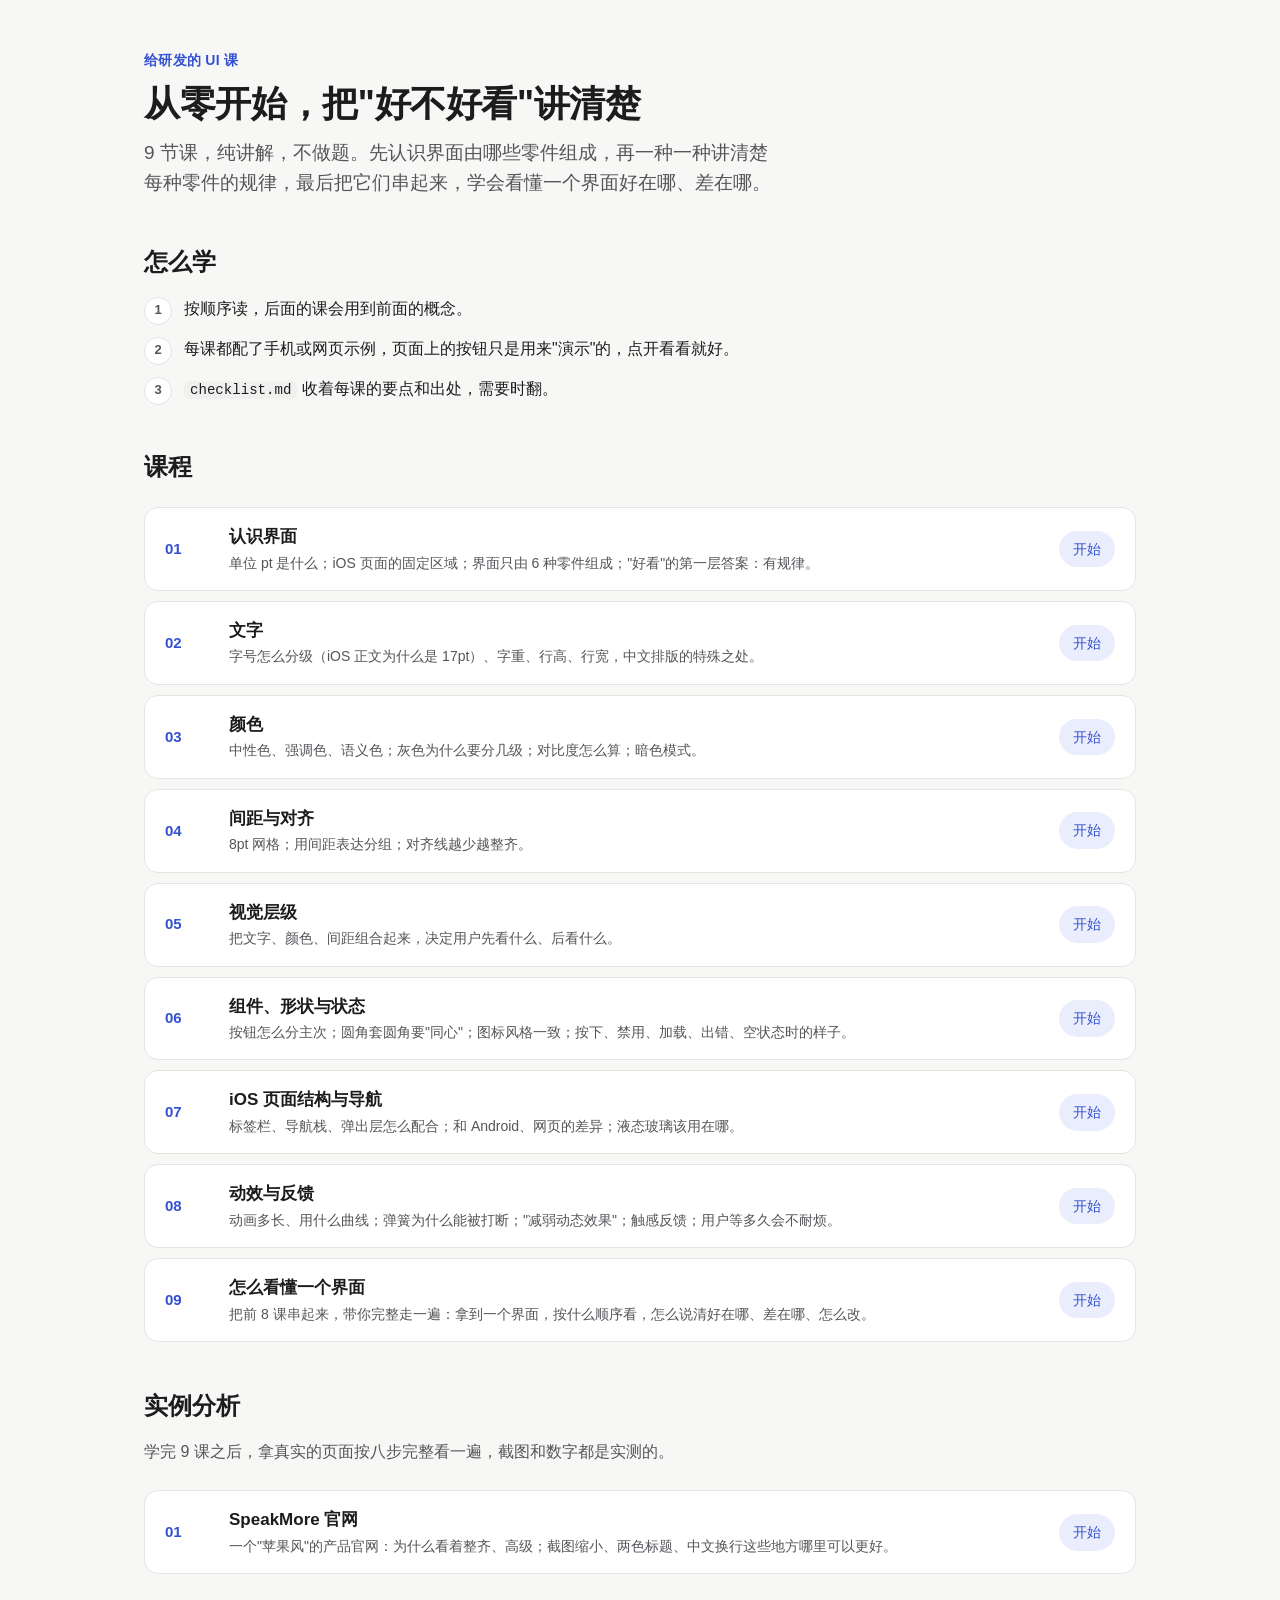
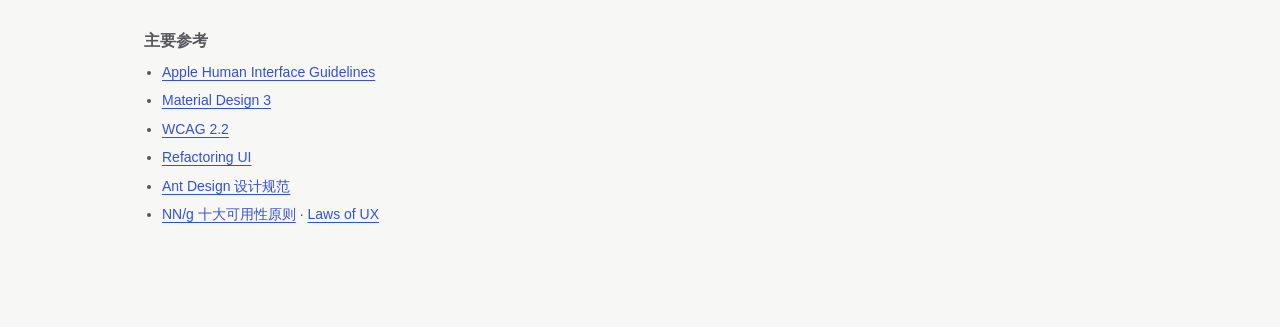
<file: index.html>
<!doctype html>
<html lang="zh-CN">
<head>
<meta charset="utf-8">
<meta name="viewport" content="width=device-width, initial-scale=1">
<title>学 UI 课程</title>
<link rel="stylesheet" href="assets/lesson.css">
<style>
  .course { list-style: none; padding: 0; margin: 24px 0 0; display: grid; gap: 10px; }
  .course li {
    display: grid; grid-template-columns: 48px minmax(0, 1fr) auto; gap: 16px; align-items: center;
    background: var(--surface); border: 1px solid var(--line); border-radius: var(--radius);
    padding: 16px 20px;
  }
  .course .n { font-size: 15px; font-weight: 600; color: var(--text-3); font-variant-numeric: tabular-nums; }
  .course h3 { margin: 0; font-size: 17px; }
  .course p { margin: 2px 0 0; font-size: 14px; line-height: 1.6; color: var(--text-2); }
  .course .links { display: flex; gap: 8px; flex-wrap: wrap; justify-content: flex-end; }
  .course .links a {
    font-size: 14px; font-weight: 500; text-decoration: none; padding: 6px 14px; border-radius: 999px;
    background: var(--accent-soft); color: var(--accent); white-space: nowrap;
  }
  .course .soon { font-size: 13px; color: var(--text-3); white-space: nowrap; }
  .course li.locked h3 { color: var(--text-2); }
  .course li.done .n { color: var(--accent); }
  @media (max-width: 600px) {
    .course li { grid-template-columns: 32px minmax(0, 1fr); }
    .course .links, .course .soon { grid-column: 2; justify-content: flex-start; }
  }
</style>
</head>
<body>
<main class="page">
  <header class="prose">
    <p class="eyebrow">给研发的 UI 课</p>
    <h1>从零开始，把"好不好看"讲清楚</h1>
    <p class="lead">9 节课，纯讲解，不做题。先认识界面由哪些零件组成，再一种一种讲清楚每种零件的规律，最后把它们串起来，学会看懂一个界面好在哪、差在哪。</p>
  </header>

  <section class="prose" style="margin-top:48px">
    <h2>怎么学</h2>
    <ol class="steps">
      <li>按顺序读，后面的课会用到前面的概念。</li>
      <li>每课都配了手机或网页示例，页面上的按钮只是用来"演示"的，点开看看就好。</li>
      <li><code>checklist.md</code> 收着每课的要点和出处，需要时翻。</li>
    </ol>
  </section>

  <section style="margin-top:48px">
    <h2 class="prose">课程</h2>
    <ol class="course">
      <li class="done">
        <span class="n">01</span>
        <div><h3>认识界面</h3><p>单位 pt 是什么；iOS 页面的固定区域；界面只由 6 种零件组成；"好看"的第一层答案：有规律。</p></div>
        <div class="links"><a href="lessons/01-anatomy/index.html">开始</a></div>
      </li>
      <li class="done">
        <span class="n">02</span>
        <div><h3>文字</h3><p>字号怎么分级（iOS 正文为什么是 17pt）、字重、行高、行宽，中文排版的特殊之处。</p></div>
        <div class="links"><a href="lessons/02-type/index.html">开始</a></div>
      </li>
      <li class="done">
        <span class="n">03</span>
        <div><h3>颜色</h3><p>中性色、强调色、语义色；灰色为什么要分几级；对比度怎么算；暗色模式。</p></div>
        <div class="links"><a href="lessons/03-color/index.html">开始</a></div>
      </li>
      <li class="done">
        <span class="n">04</span>
        <div><h3>间距与对齐</h3><p>8pt 网格；用间距表达分组；对齐线越少越整齐。</p></div>
        <div class="links"><a href="lessons/04-space/index.html">开始</a></div>
      </li>
      <li class="done">
        <span class="n">05</span>
        <div><h3>视觉层级</h3><p>把文字、颜色、间距组合起来，决定用户先看什么、后看什么。</p></div>
        <div class="links"><a href="lessons/05-hierarchy/index.html">开始</a></div>
      </li>
      <li class="done">
        <span class="n">06</span>
        <div><h3>组件、形状与状态</h3><p>按钮怎么分主次；圆角套圆角要"同心"；图标风格一致；按下、禁用、加载、出错、空状态时的样子。</p></div>
        <div class="links"><a href="lessons/06-components/index.html">开始</a></div>
      </li>
      <li class="done">
        <span class="n">07</span>
        <div><h3>iOS 页面结构与导航</h3><p>标签栏、导航栈、弹出层怎么配合；和 Android、网页的差异；液态玻璃该用在哪。</p></div>
        <div class="links"><a href="lessons/07-navigation/index.html">开始</a></div>
      </li>
      <li class="done">
        <span class="n">08</span>
        <div><h3>动效与反馈</h3><p>动画多长、用什么曲线；弹簧为什么能被打断；"减弱动态效果"；触感反馈；用户等多久会不耐烦。</p></div>
        <div class="links"><a href="lessons/08-motion/index.html">开始</a></div>
      </li>
      <li class="done">
        <span class="n">09</span>
        <div><h3>怎么看懂一个界面</h3><p>把前 8 课串起来，带你完整走一遍：拿到一个界面，按什么顺序看，怎么说清好在哪、差在哪、怎么改。</p></div>
        <div class="links"><a href="lessons/09-review/index.html">开始</a></div>
      </li>
    </ol>
  </section>

  <section style="margin-top:48px">
    <h2 class="prose">实例分析</h2>
    <p class="prose" style="color:var(--text-2)">学完 9 课之后，拿真实的页面按八步完整看一遍，截图和数字都是实测的。</p>
    <ol class="course">
      <li class="done">
        <span class="n">01</span>
        <div><h3>SpeakMore 官网</h3><p>一个"苹果风"的产品官网：为什么看着整齐、高级；截图缩小、两色标题、中文换行这些地方哪里可以更好。</p></div>
        <div class="links"><a href="cases/01-speakmore/index.html">开始</a></div>
      </li>
    </ol>
  </section>

  <footer class="refs">
    <h2>主要参考</h2>
    <ul>
      <li><a href="https://developer.apple.com/design/human-interface-guidelines" target="_blank" rel="noopener">Apple Human Interface Guidelines</a></li>
      <li><a href="https://m3.material.io/" target="_blank" rel="noopener">Material Design 3</a></li>
      <li><a href="https://www.w3.org/TR/WCAG22/" target="_blank" rel="noopener">WCAG 2.2</a></li>
      <li><a href="https://www.refactoringui.com/" target="_blank" rel="noopener">Refactoring UI</a></li>
      <li><a href="https://ant.design/docs/spec/introduce-cn" target="_blank" rel="noopener">Ant Design 设计规范</a></li>
      <li><a href="https://www.nngroup.com/articles/ten-usability-heuristics/" target="_blank" rel="noopener">NN/g 十大可用性原则</a> · <a href="https://lawsofux.com/" target="_blank" rel="noopener">Laws of UX</a></li>
    </ul>
  </footer>
</main>
</body>
</html>
</file>
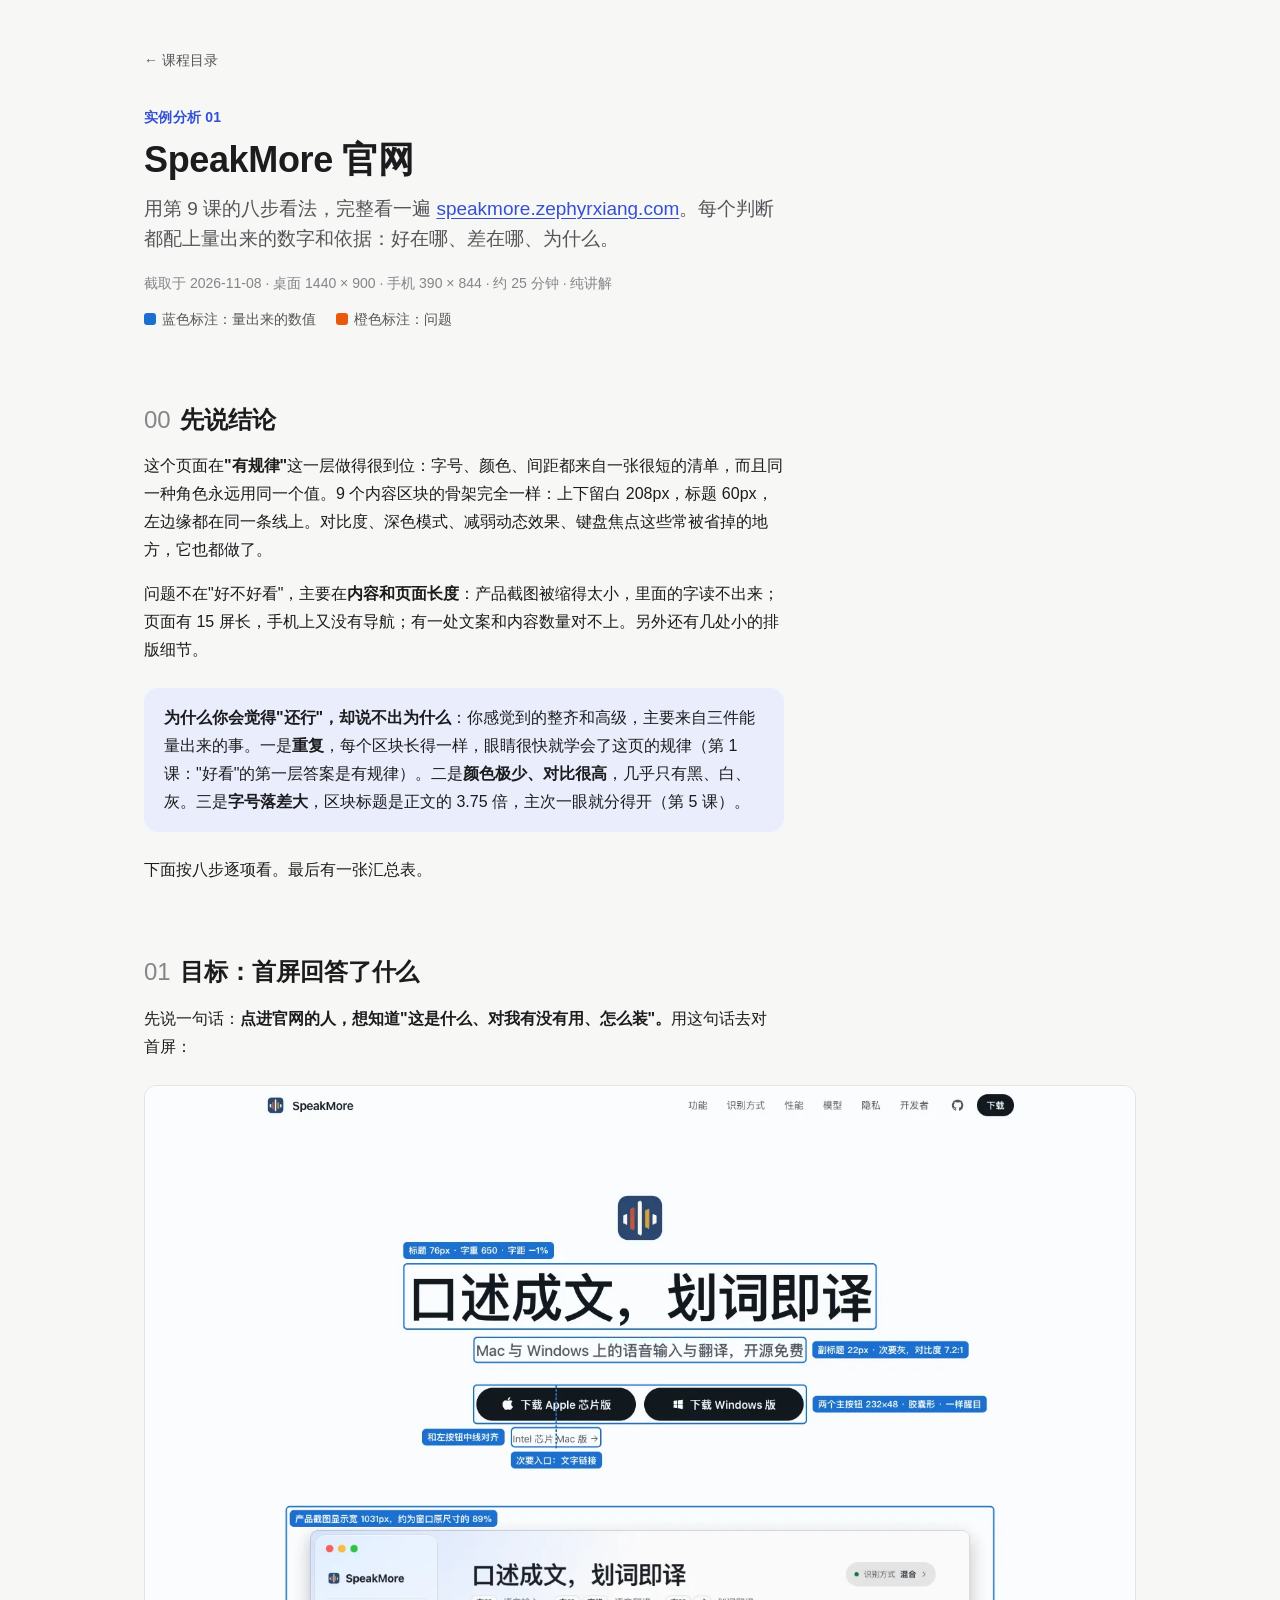
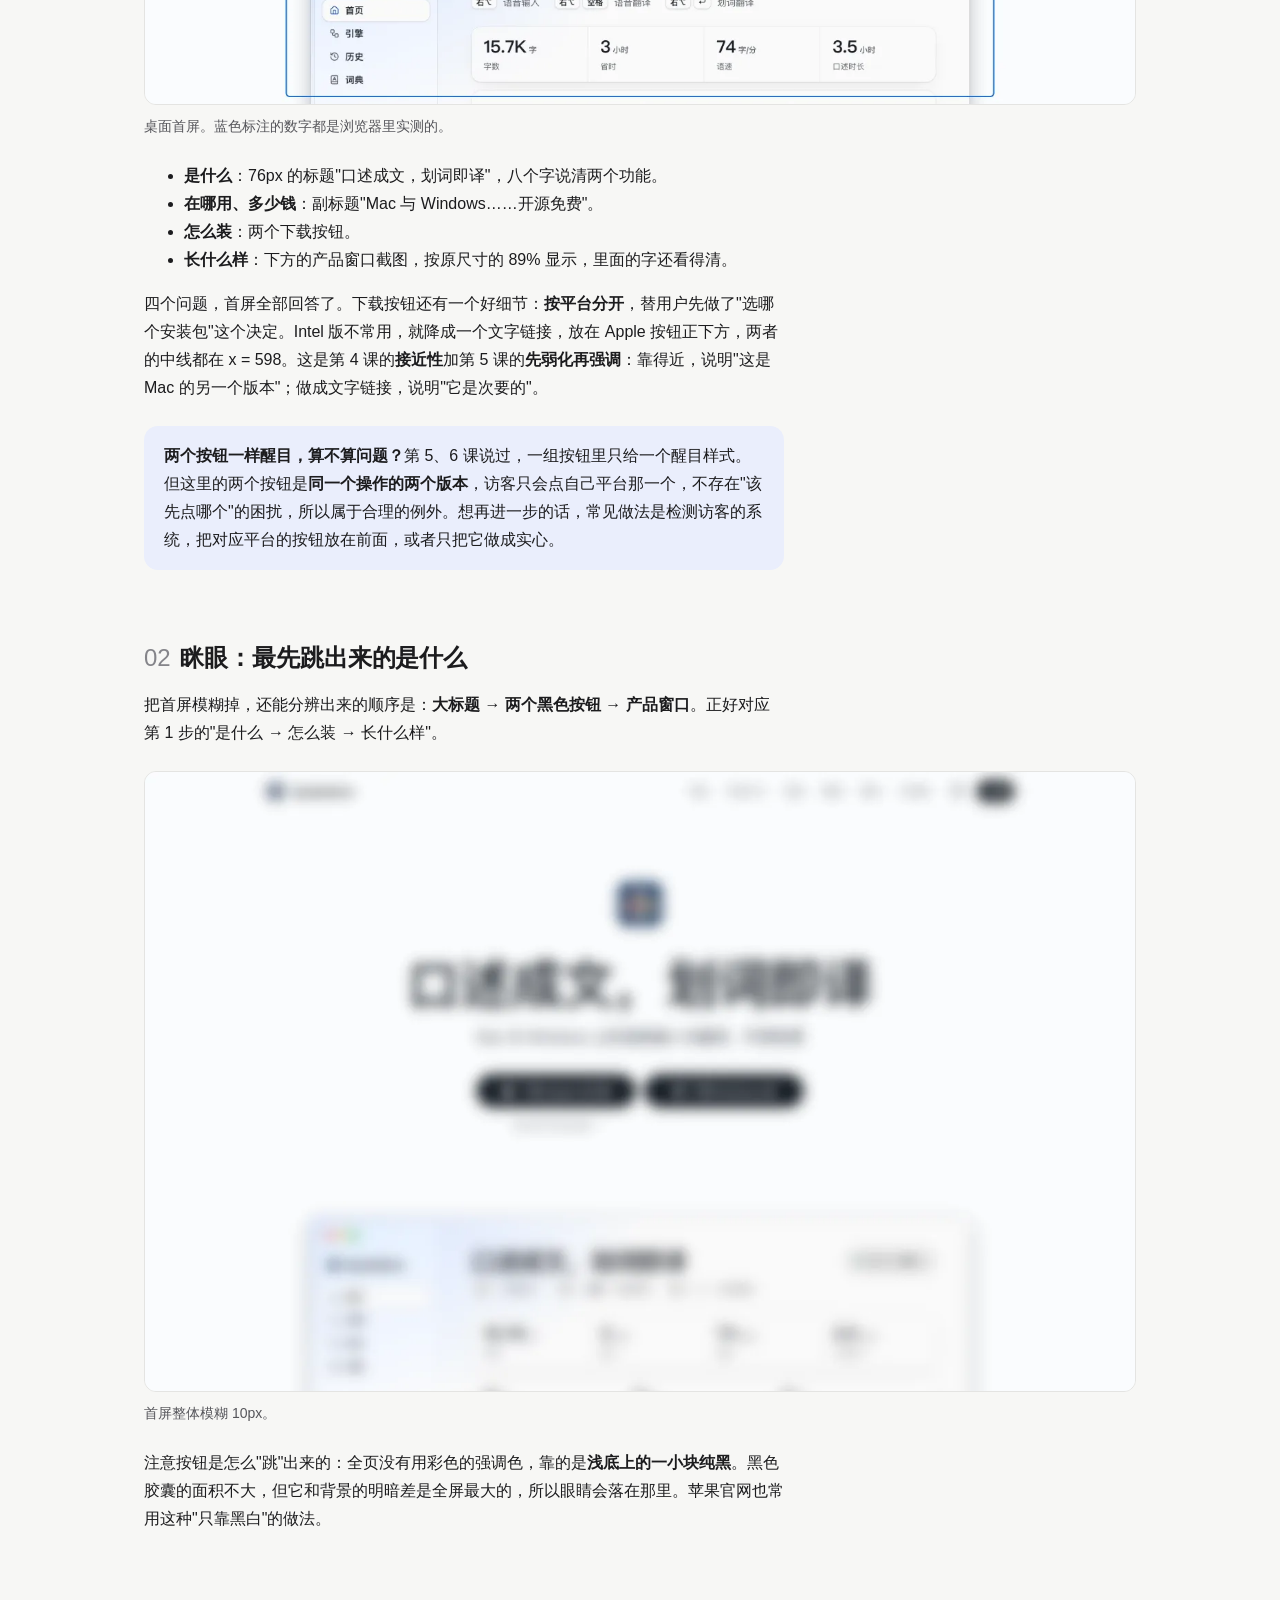
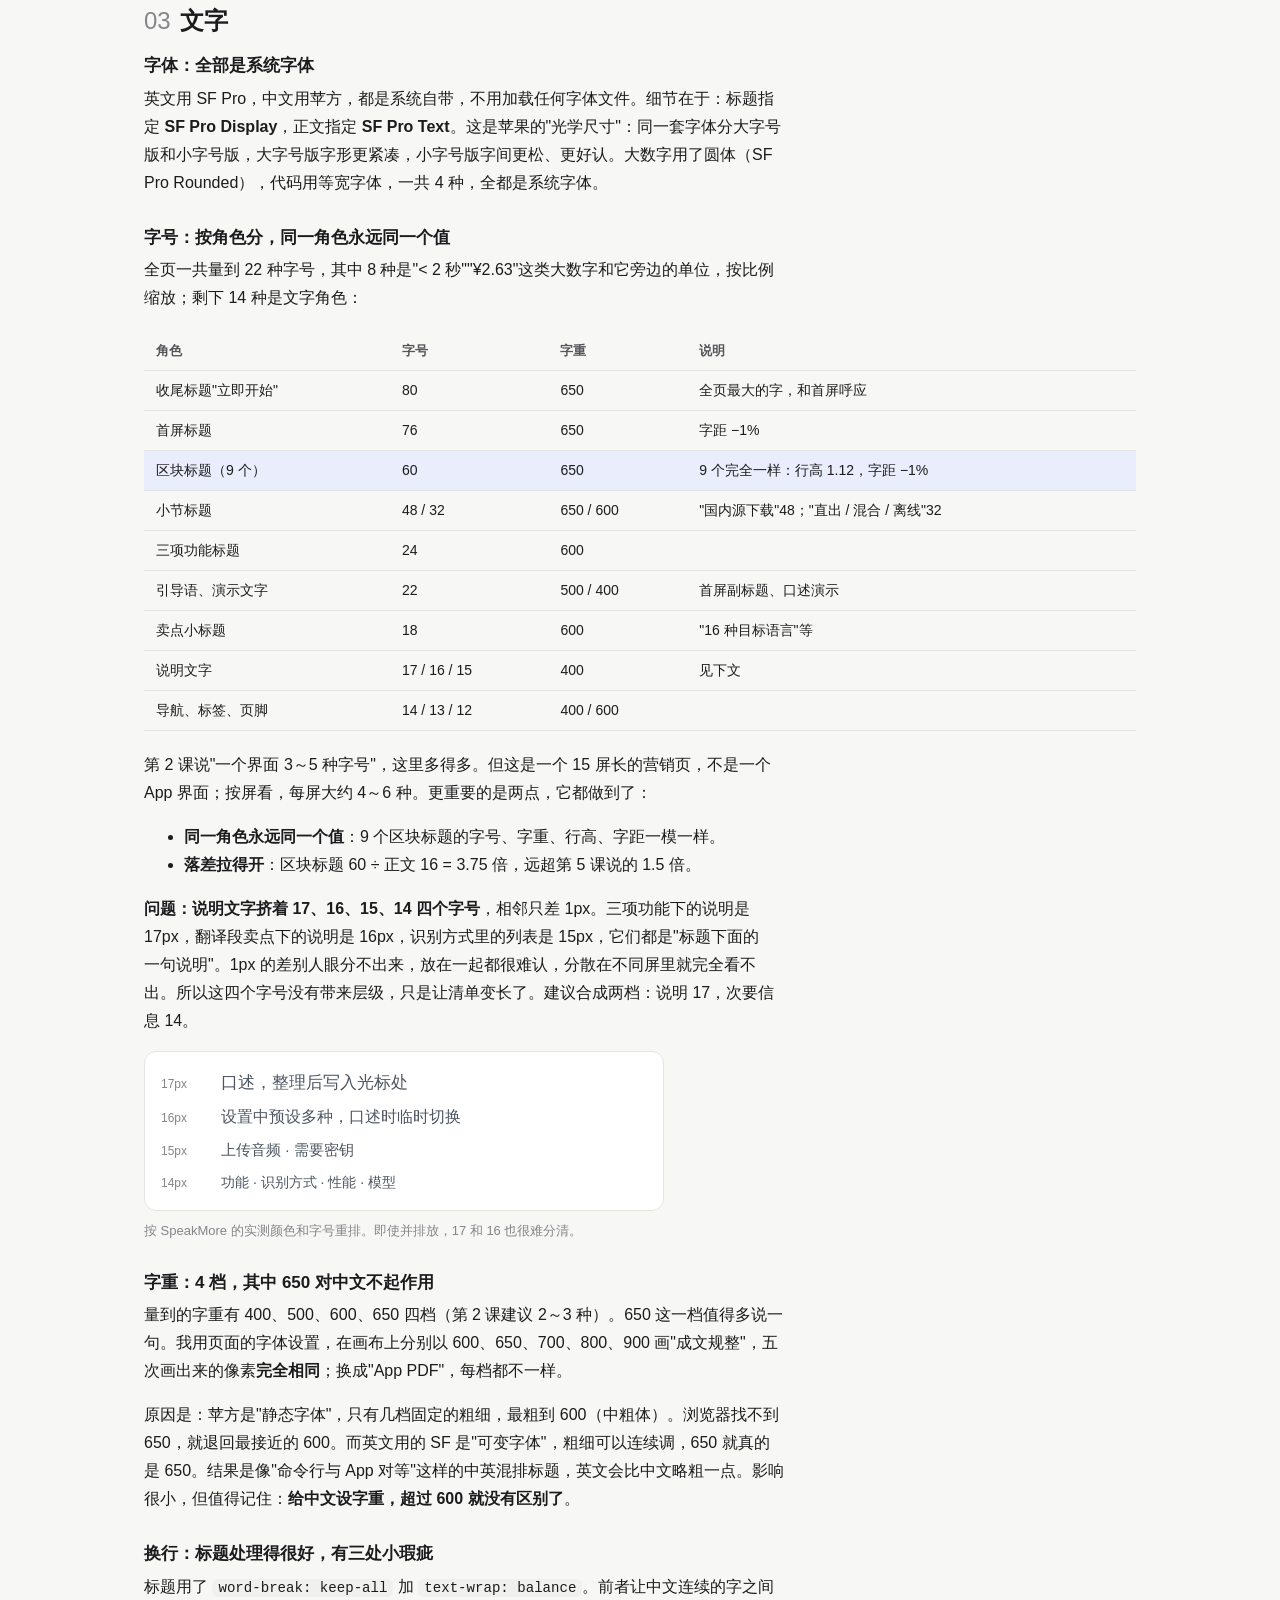
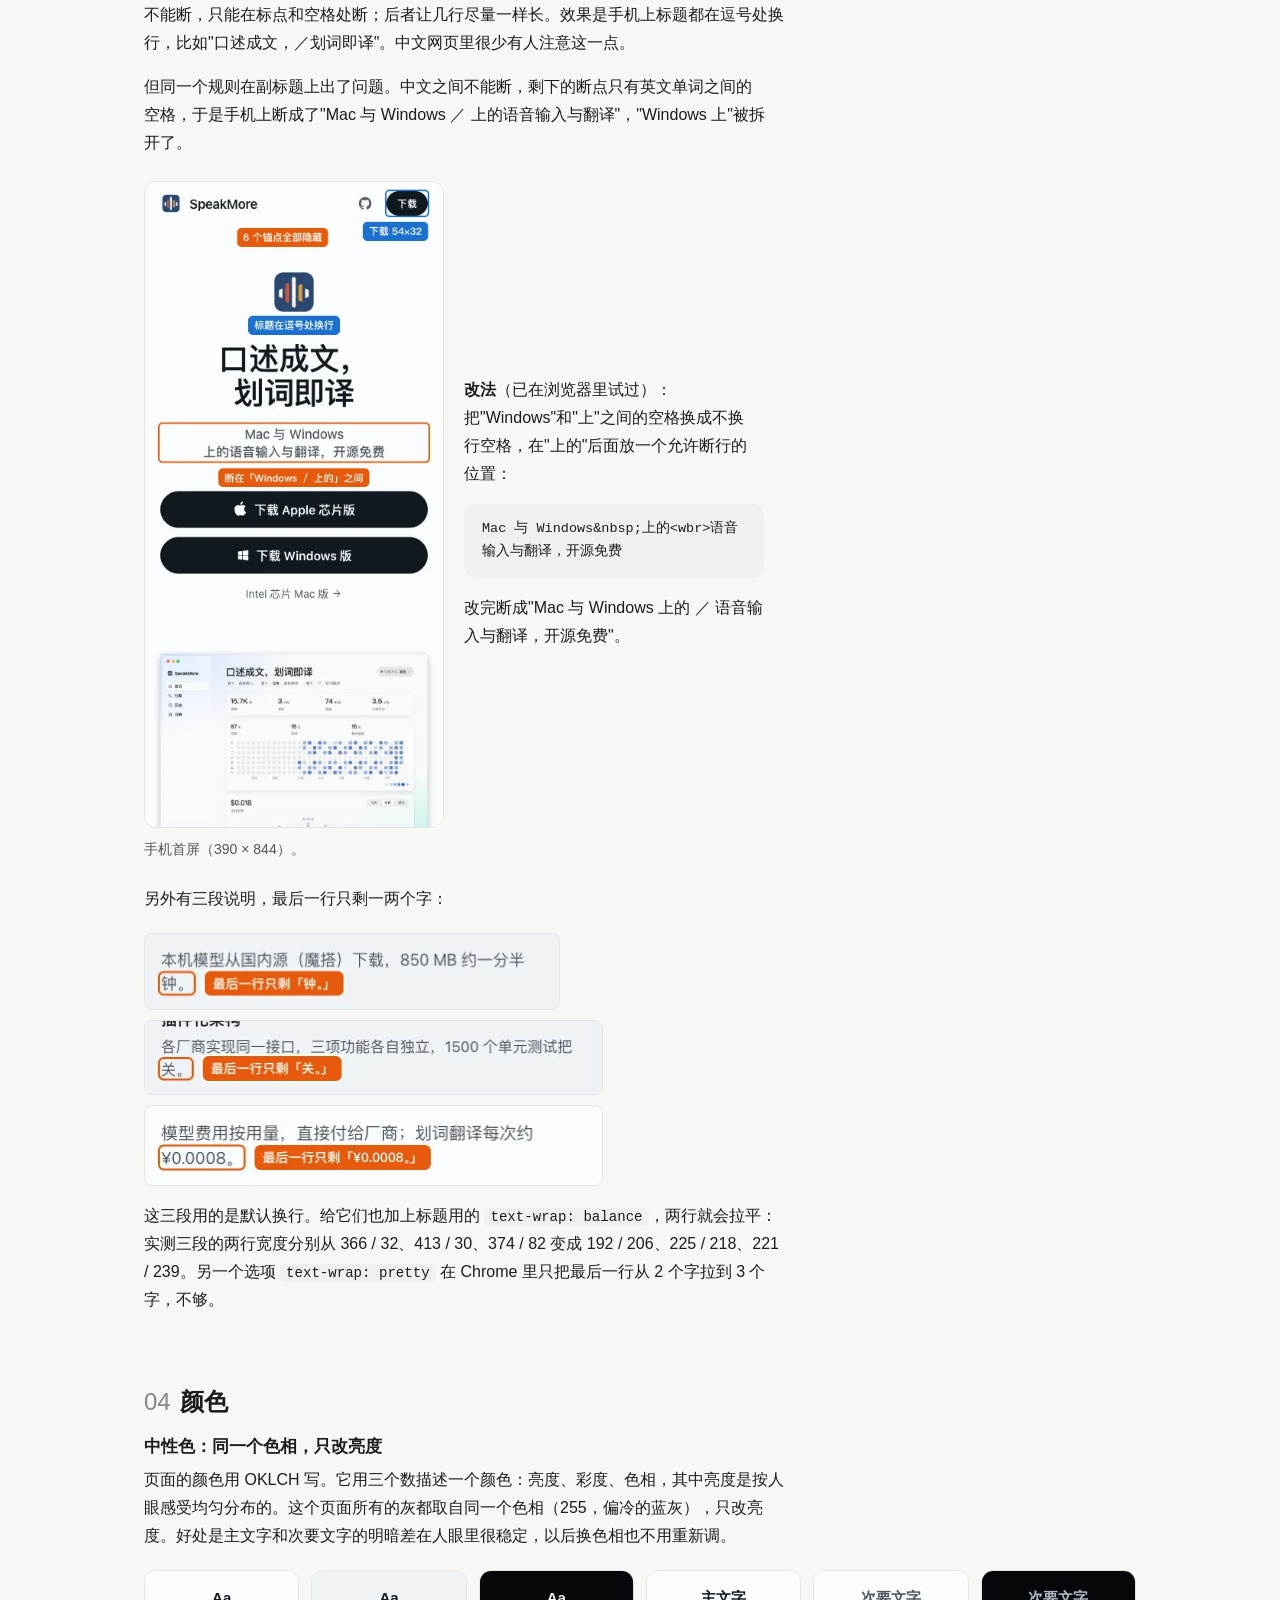
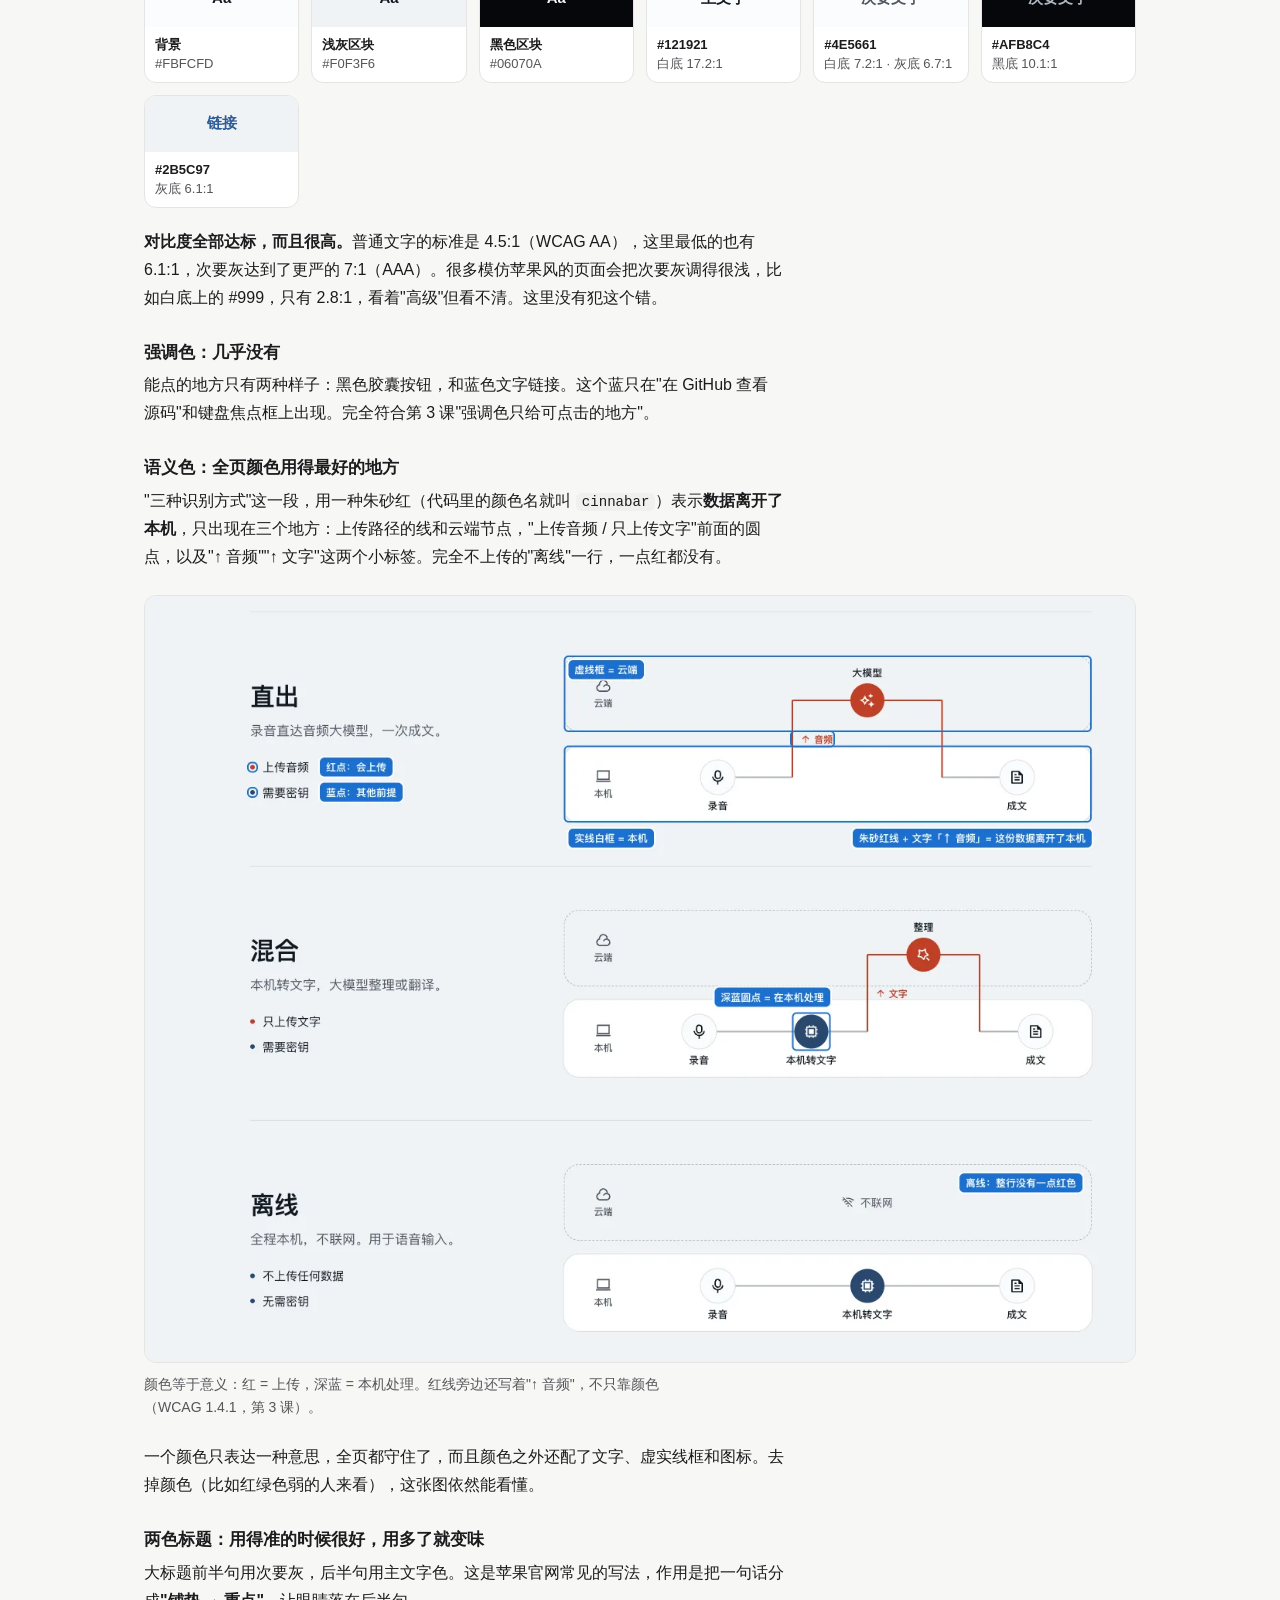
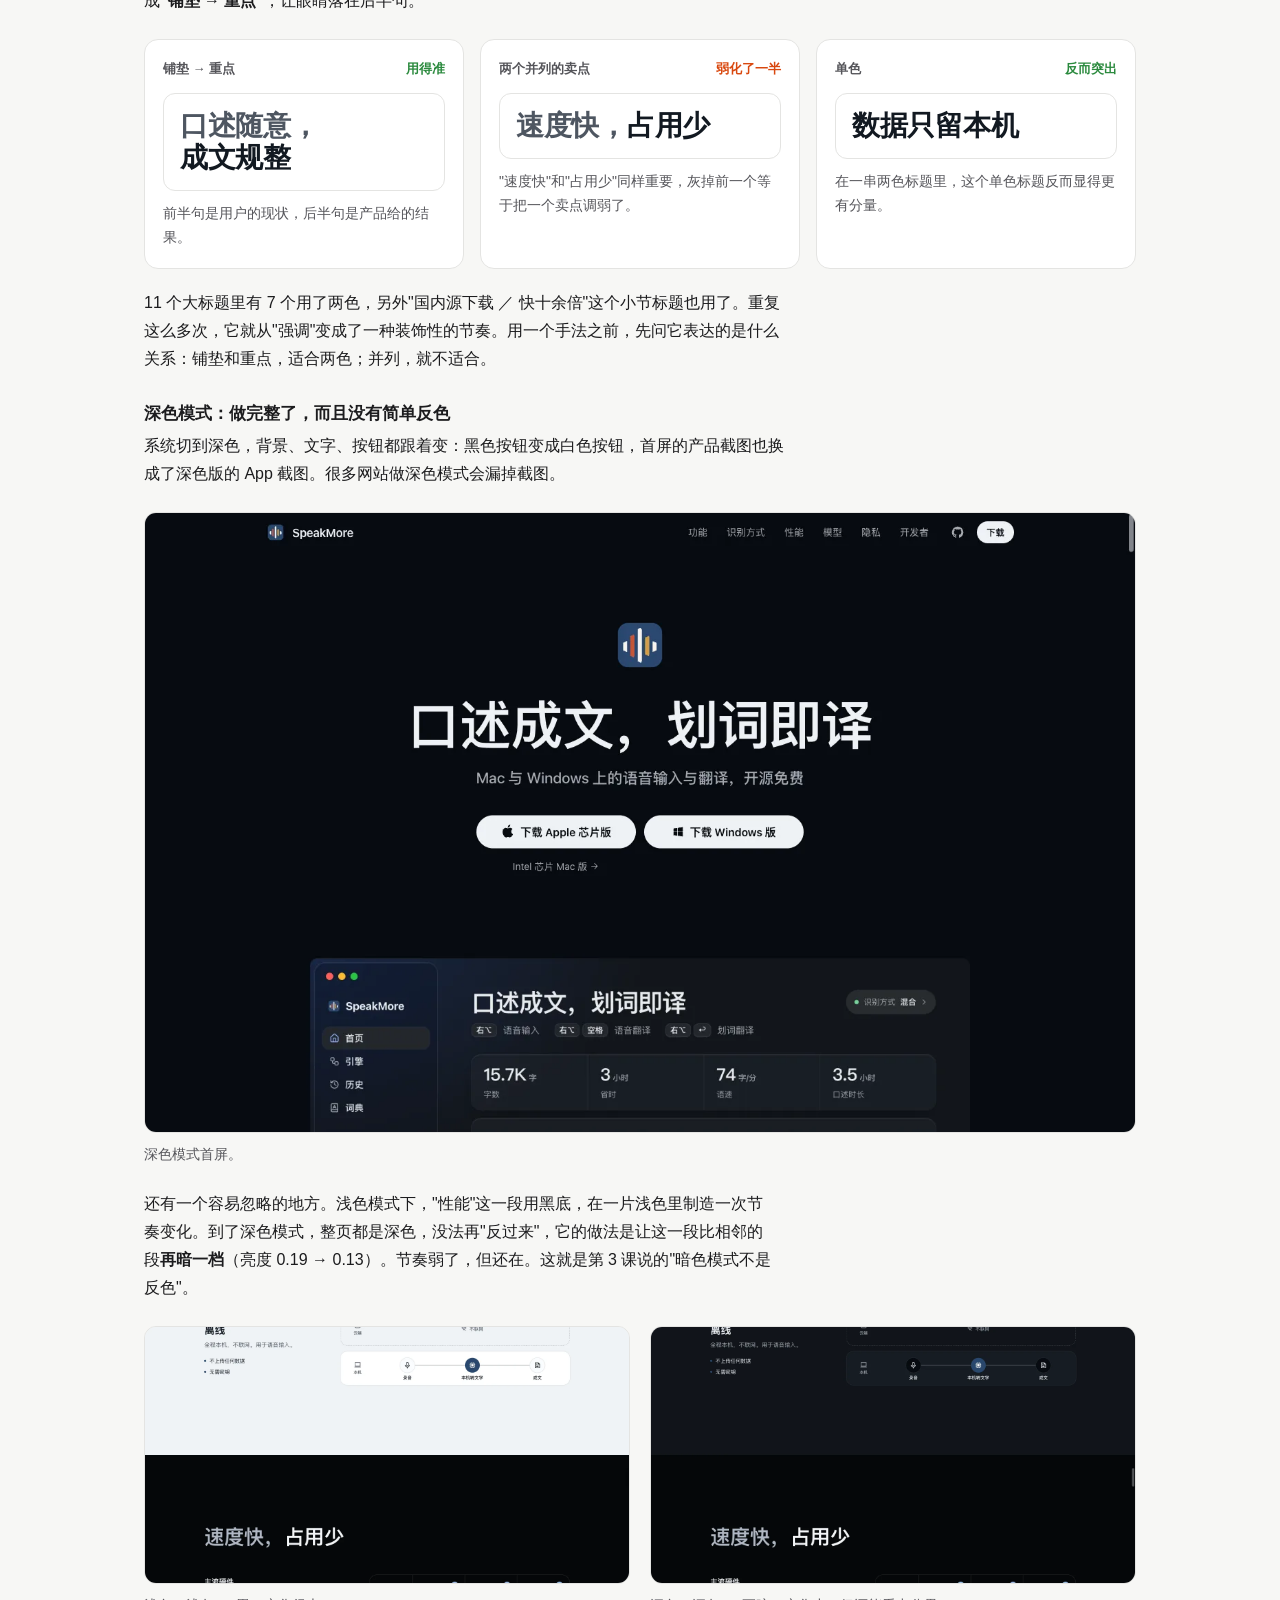
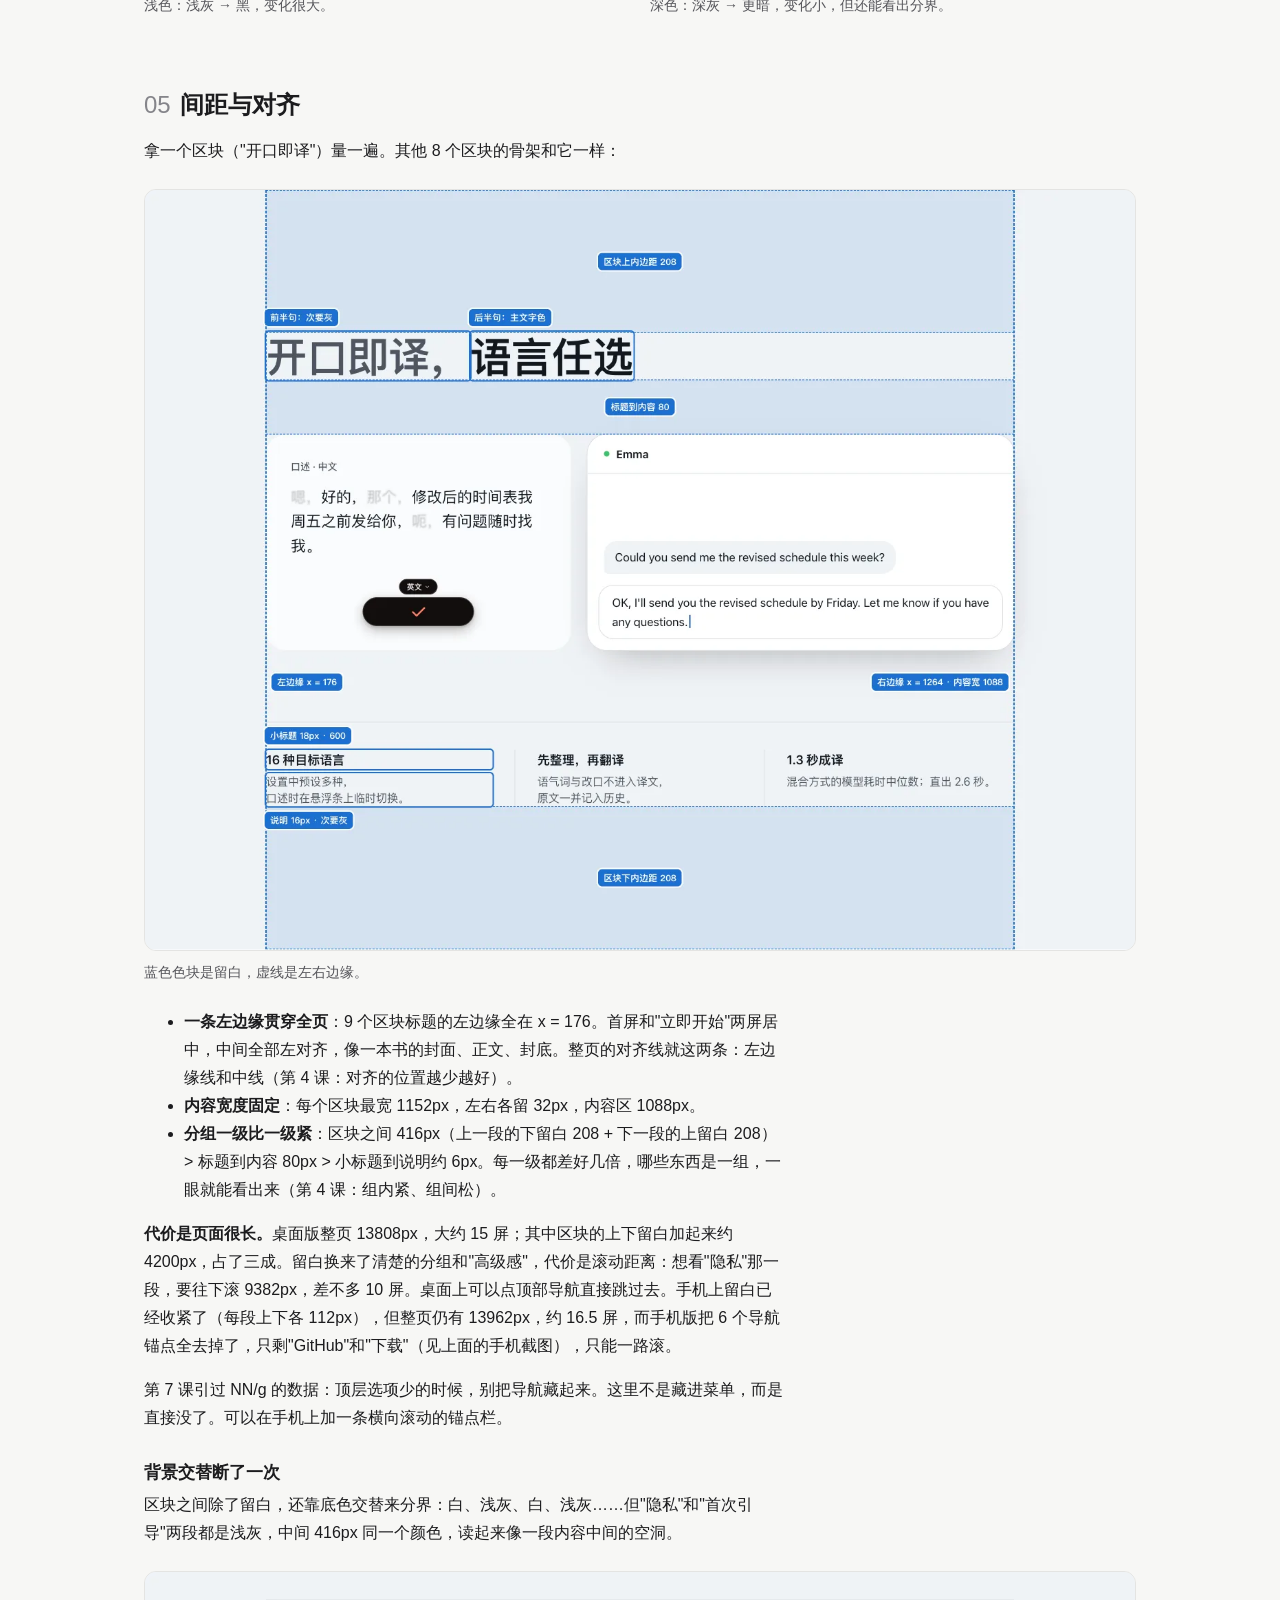
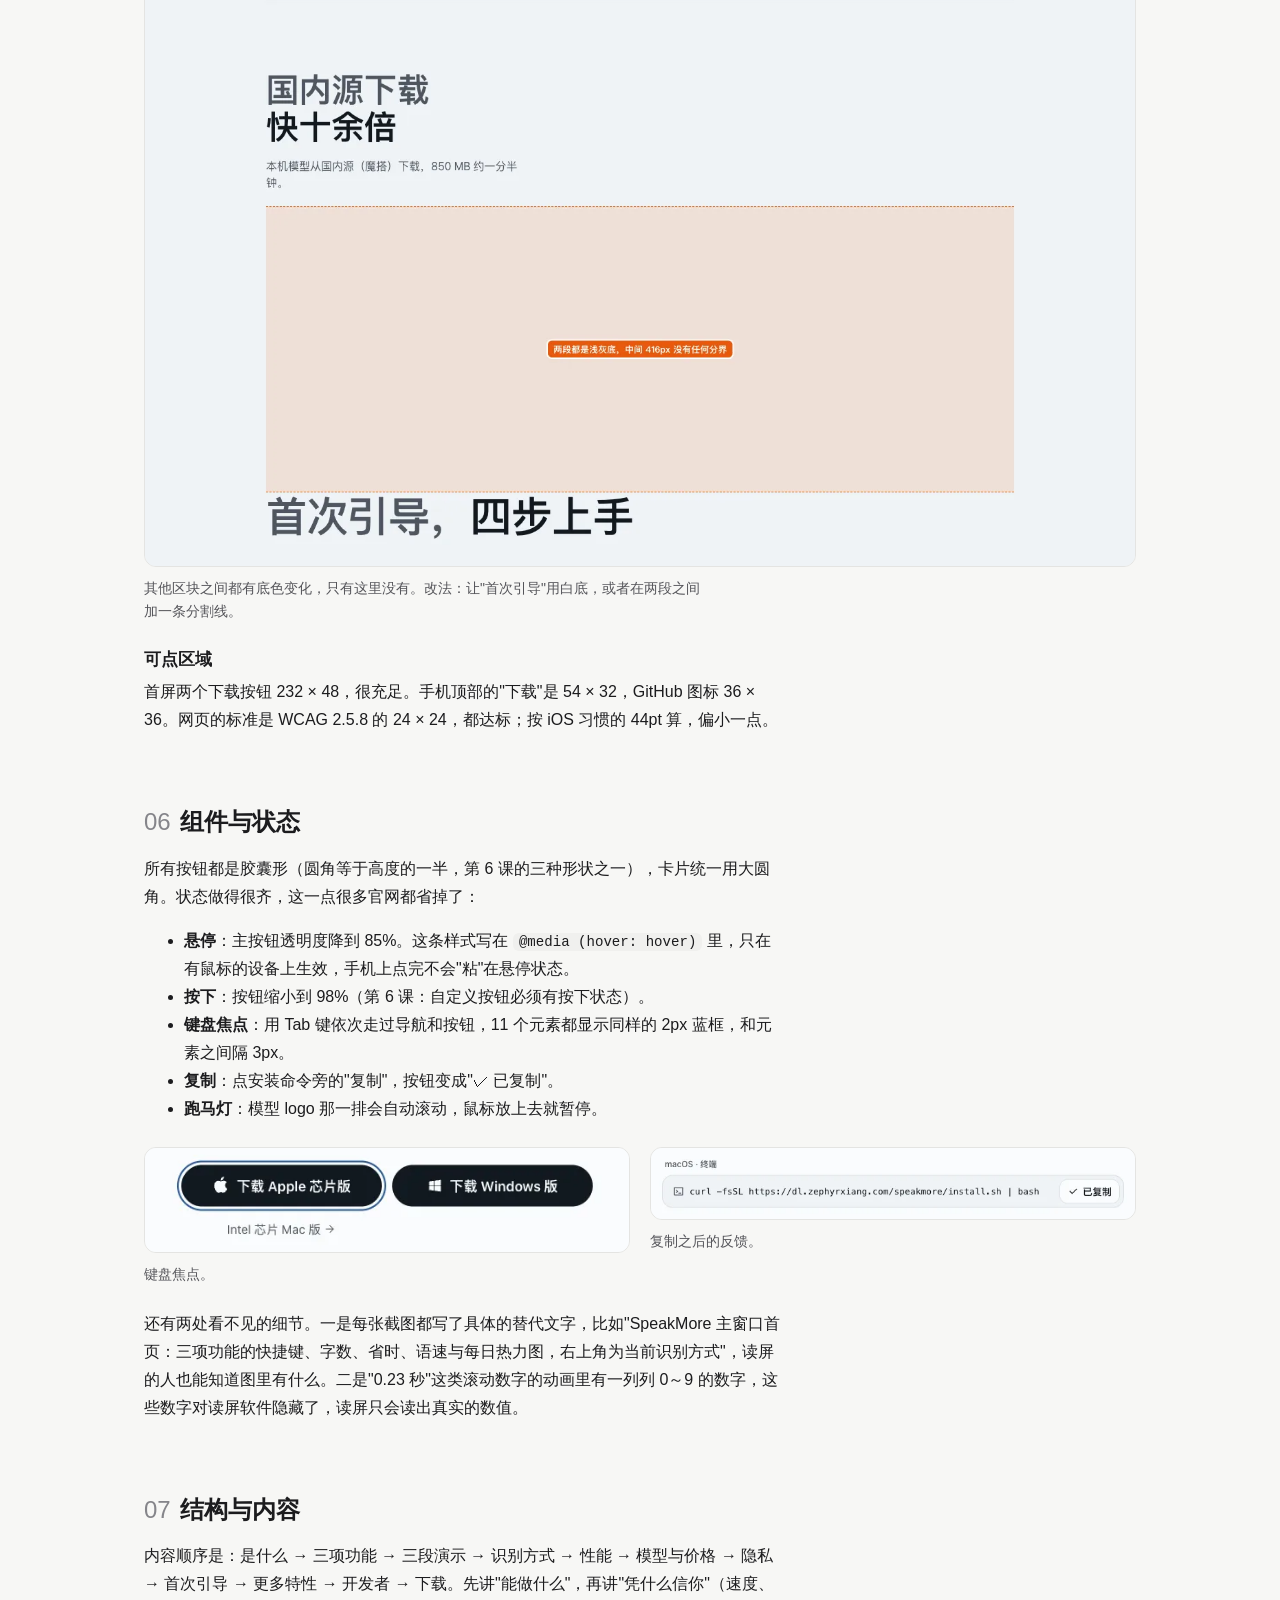
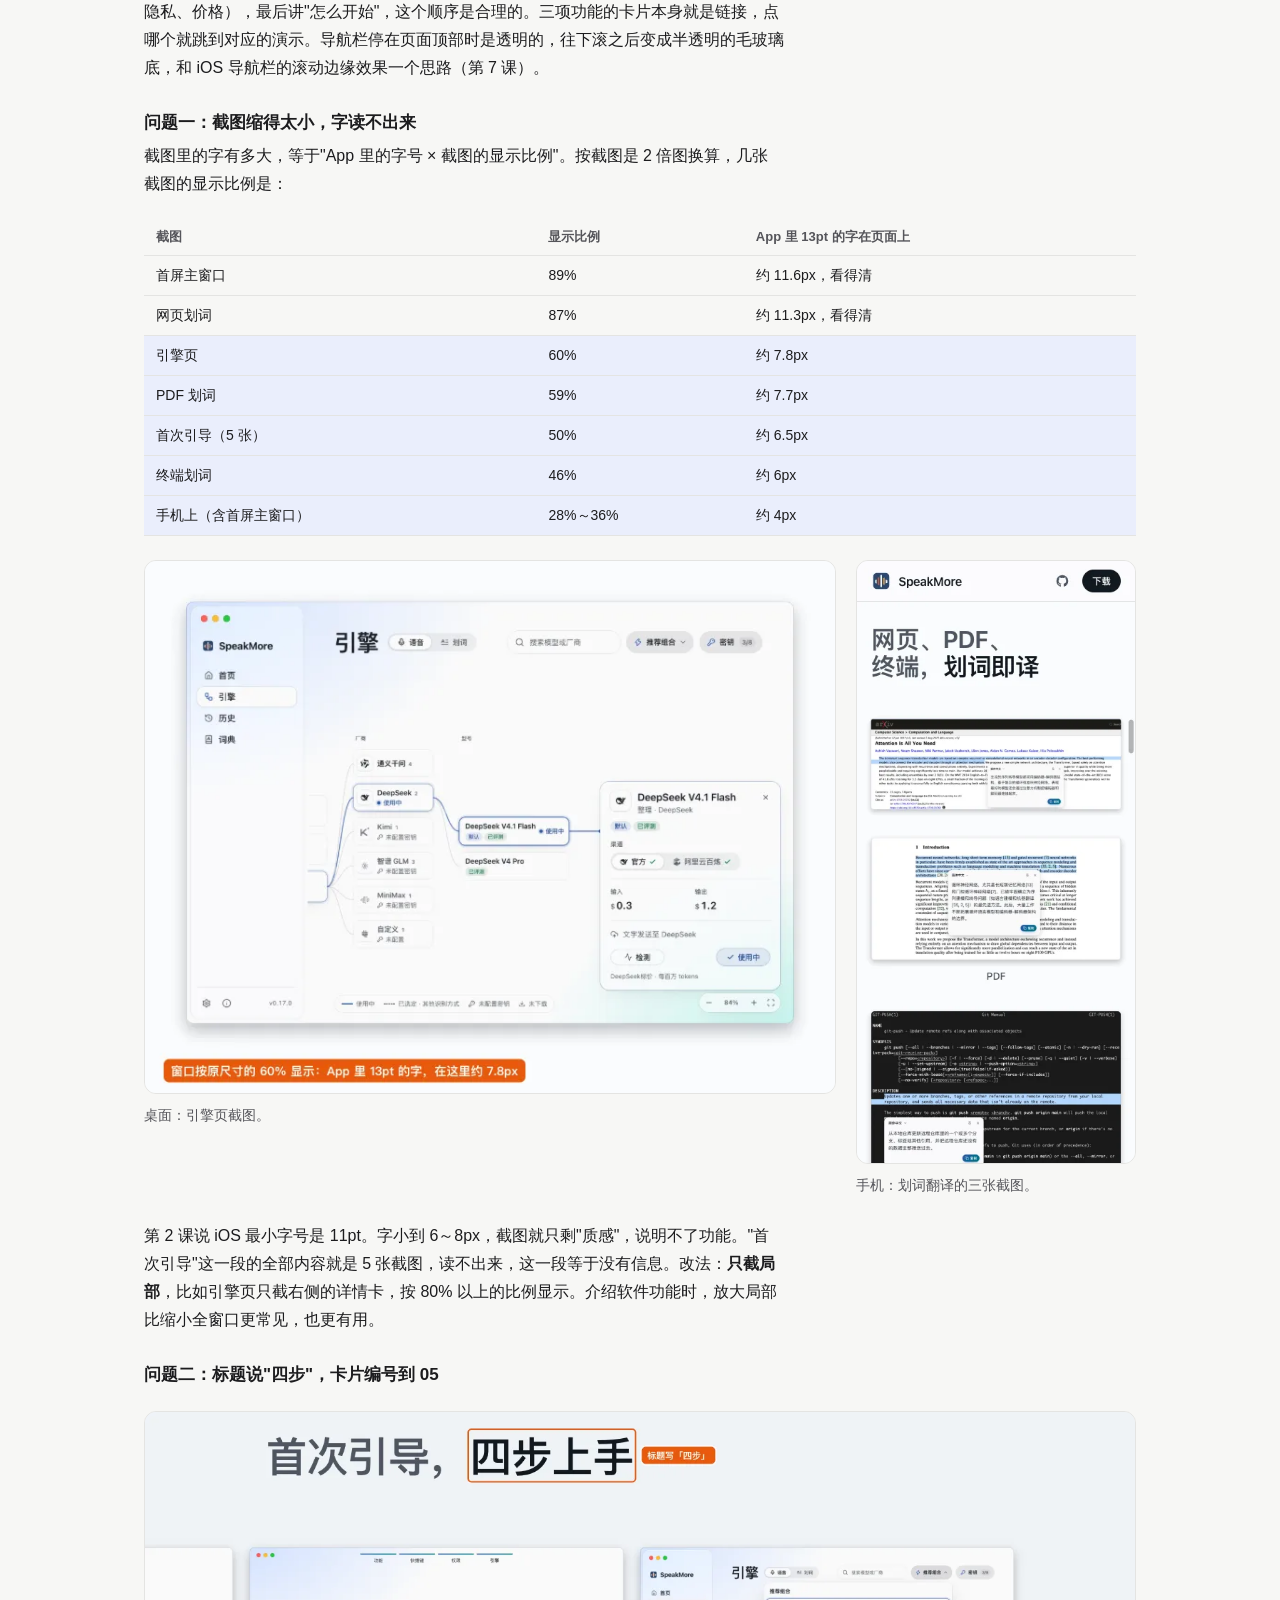
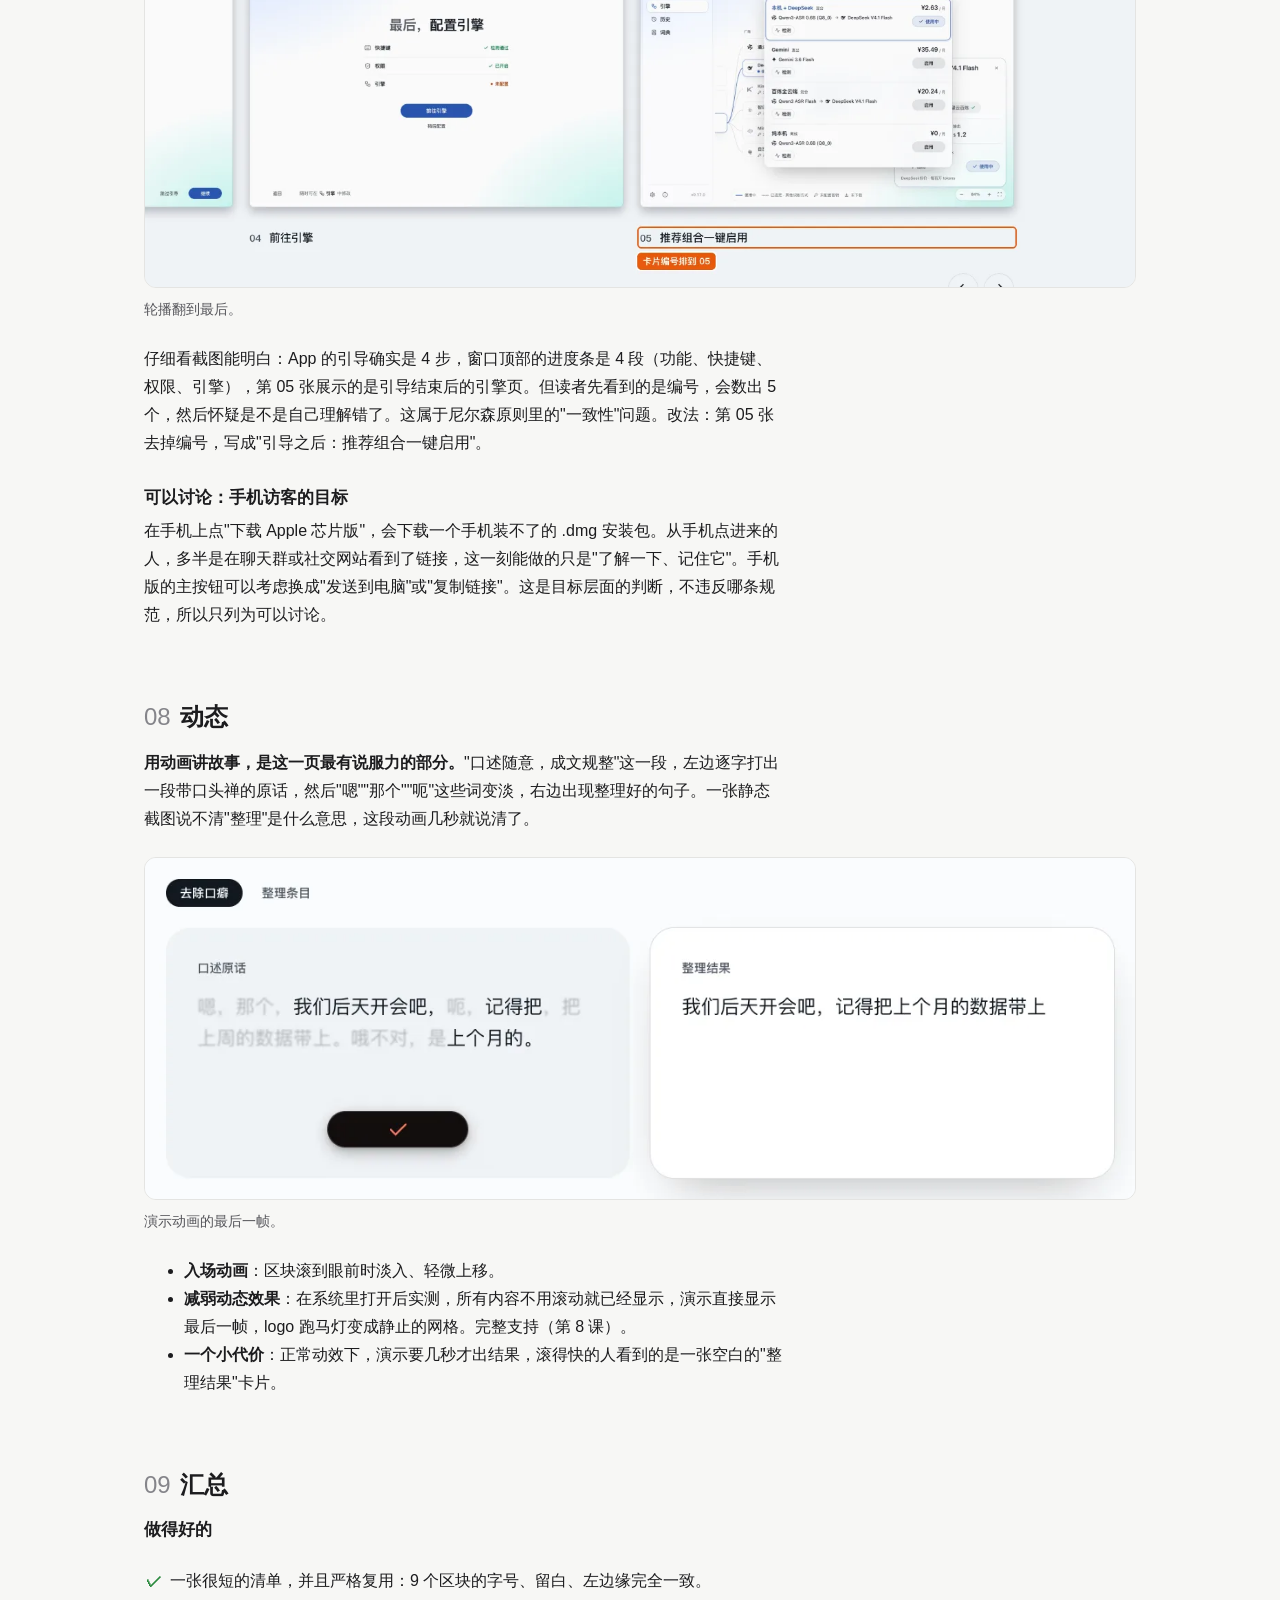
<file: cases/01-speakmore/index.html>
<!doctype html>
<html lang="zh-CN">
<head>
<meta charset="utf-8">
<meta name="viewport" content="width=device-width, initial-scale=1">
<title>实例分析 01 · SpeakMore 官网</title>
<link rel="stylesheet" href="../../assets/lesson.css">
<style>
  /* 截图：外框和说明文字 */
  .shot { margin: 24px 0 0; }
  .shot img { display: block; width: 100%; height: auto; border: 1px solid var(--line); border-radius: 12px; background: #fff; }
  .shot figcaption { font-size: 14px; line-height: 1.65; color: var(--text-2); margin-top: 10px; max-width: 40em; }
  .shot.narrow img { max-width: 390px; }
  .shot.mid img { max-width: 740px; }
  .shots { display: grid; grid-template-columns: repeat(2, minmax(0, 1fr)); gap: 20px; margin-top: 24px; align-items: start; }
  .shots .shot { margin: 0; }
  .shots.phones { grid-template-columns: repeat(2, minmax(0, 300px)); }
  .orphans { display: grid; gap: 10px; margin-top: 20px; }
  .orphans img { display: block; max-width: 100%; height: auto; border: 1px solid var(--line); border-radius: 8px; background: #fff; }
  @media (max-width: 700px) { .shots, .shots.phones { grid-template-columns: minmax(0, 1fr); } }

  /* 标注颜色图例 */
  .legend { display: flex; flex-wrap: wrap; gap: 8px 20px; font-size: 14px; color: var(--text-2); margin-top: 12px; }
  .legend i { display: inline-block; width: 12px; height: 12px; border-radius: 3px; margin-right: 6px; vertical-align: -1px; }

  /* 按 SpeakMore 的实测样式重排的样张（浅底，深色模式下也保持原样） */
  .sm { font-family: -apple-system, BlinkMacSystemFont, "SF Pro Text", "PingFang SC", sans-serif; color: #121921; }
  .sm .sub { color: #4e5661; }
  .sm .tt { font-family: -apple-system, BlinkMacSystemFont, "SF Pro Display", "PingFang SC", sans-serif; font-weight: 600; letter-spacing: -0.01em; line-height: 1.15; word-break: keep-all; text-wrap: balance; }
  /* 本页正文尽量避免最后一行只剩一两个字（不支持的浏览器按默认换行） */
  .prose p, .prose li, .shot figcaption { text-wrap: pretty; }
  .sizes { display: grid; gap: 6px; }
  .sizes div { display: grid; grid-template-columns: 48px 1fr; align-items: baseline; gap: 12px; }
  .sizes span:first-child { font-size: 12px; color: #85858a; font-variant-numeric: tabular-nums; }

  /* 色板 */
  .swatches { display: grid; grid-template-columns: repeat(auto-fill, minmax(150px, 1fr)); gap: 12px; margin-top: 20px; }
  .sw { border: 1px solid var(--line); border-radius: 12px; overflow: hidden; background: var(--surface); font-size: 13px; line-height: 1.5; }
  .sw .chip { height: 56px; display: grid; place-items: center; font-size: 15px; font-weight: 600; }
  .sw .info { padding: 8px 10px; color: var(--text-2); }
  .sw .info b { color: var(--text); font-weight: 600; }

  /* 问题表（与第 9 课同样式） */
  .findings { width: 100%; border-collapse: collapse; font-size: 14px; line-height: 1.6; }
  .findings th, .findings td { text-align: left; vertical-align: top; padding: 10px 12px; border-bottom: 1px solid var(--line); }
  .findings th { font-size: 13px; color: var(--text-2); font-weight: 600; white-space: nowrap; }
  .sev { display: inline-block; min-width: 22px; text-align: center; font-weight: 700; border-radius: 6px; padding: 0 6px; font-variant-numeric: tabular-nums; white-space: nowrap; }
  .sev.s2 { background: #fff4d6; color: #8a5a00; }
  .sev.s1 { background: var(--surface-2); color: var(--text-2); }
  .sev.s0 { background: var(--accent-soft); color: var(--accent); }
  @media (prefers-color-scheme: dark) { :root:not([data-theme="light"]) .sev.s2 { background: #3a2f12; color: #f0c45a; } }
  .good { list-style: none; padding: 0; margin: 16px 0 0; }
  .good li { position: relative; padding: 8px 0 8px 26px; border-bottom: 1px solid var(--line); }
  .good li:last-child { border-bottom: 0; }
  .good li::before { content: "✓"; position: absolute; left: 2px; top: 8px; color: var(--good); font-weight: 700; }
</style>
</head>
<body>
<main class="page">

  <nav class="crumb"><a href="../../index.html">← 课程目录</a></nav>

  <header class="prose">
    <p class="eyebrow">实例分析 01</p>
    <h1>SpeakMore 官网</h1>
    <p class="lead">用第 9 课的八步看法，完整看一遍 <a href="https://speakmore.zephyrxiang.com" target="_blank" rel="noopener">speakmore.zephyrxiang.com</a>。每个判断都配上量出来的数字和依据：好在哪、差在哪、为什么。</p>
    <p class="meta">截取于 2026-11-08 · 桌面 1440 × 900 · 手机 390 × 844 · 约 25 分钟 · 纯讲解</p>
    <div class="legend">
      <span><i style="background:#1c6fd1"></i>蓝色标注：量出来的数值</span>
      <span><i style="background:#e8590c"></i>橙色标注：问题</span>
    </div>
  </header>

  <!-- 00 -->
  <section class="prose">
    <h2><span class="num">00</span>先说结论</h2>
    <p>这个页面在<b>"有规律"</b>这一层做得很到位：字号、颜色、间距都来自一张很短的清单，而且同一种角色永远用同一个值。9 个内容区块的骨架完全一样：上下留白 208px，标题 60px，左边缘都在同一条线上。对比度、深色模式、减弱动态效果、键盘焦点这些常被省掉的地方，它也都做了。</p>
    <p>问题不在"好不好看"，主要在<b>内容和页面长度</b>：产品截图被缩得太小，里面的字读不出来；页面有 15 屏长，手机上又没有导航；有一处文案和内容数量对不上。另外还有几处小的排版细节。</p>
    <div class="callout">
      <p><b>为什么你会觉得"还行"，却说不出为什么</b>：你感觉到的整齐和高级，主要来自三件能量出来的事。一是<b>重复</b>，每个区块长得一样，眼睛很快就学会了这页的规律（第 1 课："好看"的第一层答案是有规律）。二是<b>颜色极少、对比很高</b>，几乎只有黑、白、灰。三是<b>字号落差大</b>，区块标题是正文的 3.75 倍，主次一眼就分得开（第 5 课）。</p>
    </div>
    <p>下面按八步逐项看。最后有一张汇总表。</p>
  </section>

  <!-- 01 -->
  <section>
    <div class="prose">
      <h2><span class="num">01</span>目标：首屏回答了什么</h2>
      <p>先说一句话：<b>点进官网的人，想知道"这是什么、对我有没有用、怎么装"。</b>用这句话去对首屏：</p>
    </div>
    <figure class="shot">
      <img src="img/hero.webp" width="1440" height="900" alt="SpeakMore 首屏，标注了标题、副标题、两个下载按钮、Intel 链接和产品截图的实测数值">
      <figcaption>桌面首屏。蓝色标注的数字都是浏览器里实测的。</figcaption>
    </figure>
    <div class="prose" style="margin-top:24px">
      <ul>
        <li><b>是什么</b>：76px 的标题"口述成文，划词即译"，八个字说清两个功能。</li>
        <li><b>在哪用、多少钱</b>：副标题"Mac 与 Windows……开源免费"。</li>
        <li><b>怎么装</b>：两个下载按钮。</li>
        <li><b>长什么样</b>：下方的产品窗口截图，按原尺寸的 89% 显示，里面的字还看得清。</li>
      </ul>
      <p>四个问题，首屏全部回答了。下载按钮还有一个好细节：<b>按平台分开</b>，替用户先做了"选哪个安装包"这个决定。Intel 版不常用，就降成一个文字链接，放在 Apple 按钮正下方，两者的中线都在 x = 598。这是第 4 课的<b>接近性</b>加第 5 课的<b>先弱化再强调</b>：靠得近，说明"这是 Mac 的另一个版本"；做成文字链接，说明"它是次要的"。</p>
      <div class="callout">
        <p><b>两个按钮一样醒目，算不算问题？</b>第 5、6 课说过，一组按钮里只给一个醒目样式。但这里的两个按钮是<b>同一个操作的两个版本</b>，访客只会点自己平台那一个，不存在"该先点哪个"的困扰，所以属于合理的例外。想再进一步的话，常见做法是检测访客的系统，把对应平台的按钮放在前面，或者只把它做成实心。</p>
      </div>
    </div>
  </section>

  <!-- 02 -->
  <section>
    <div class="prose">
      <h2><span class="num">02</span>眯眼：最先跳出来的是什么</h2>
      <p>把首屏模糊掉，还能分辨出来的顺序是：<b>大标题 → 两个黑色按钮 → 产品窗口</b>。正好对应第 1 步的"是什么 → 怎么装 → 长什么样"。</p>
    </div>
    <figure class="shot">
      <img src="img/squint.webp" width="1440" height="900" alt="首屏模糊后的样子：大标题和两个黑色按钮最明显" loading="lazy">
      <figcaption>首屏整体模糊 10px。</figcaption>
    </figure>
    <div class="prose" style="margin-top:24px">
      <p>注意按钮是怎么"跳"出来的：全页没有用彩色的强调色，靠的是<b>浅底上的一小块纯黑</b>。黑色胶囊的面积不大，但它和背景的明暗差是全屏最大的，所以眼睛会落在那里。苹果官网也常用这种"只靠黑白"的做法。</p>
    </div>
  </section>

  <!-- 03 -->
  <section>
    <div class="prose">
      <h2><span class="num">03</span>文字</h2>
      <h3>字体：全部是系统字体</h3>
      <p>英文用 SF Pro，中文用苹方，都是系统自带，不用加载任何字体文件。细节在于：标题指定 <b>SF Pro Display</b>，正文指定 <b>SF Pro Text</b>。这是苹果的"光学尺寸"：同一套字体分大字号版和小字号版，大字号版字形更紧凑，小字号版字间更松、更好认。大数字用了圆体（SF Pro Rounded），代码用等宽字体，一共 4 种，全都是系统字体。</p>

      <h3 style="margin-top:28px">字号：按角色分，同一角色永远同一个值</h3>
      <p>全页一共量到 22 种字号，其中 8 种是"&lt; 2 秒""¥2.63"这类大数字和它旁边的单位，按比例缩放；剩下 14 种是文字角色：</p>
    </div>
    <div class="spec-wrap">
      <table class="spec" style="min-width:560px">
        <thead><tr><th>角色</th><th>字号</th><th>字重</th><th>说明</th></tr></thead>
        <tbody>
          <tr><td>收尾标题"立即开始"</td><td class="num">80</td><td class="num">650</td><td>全页最大的字，和首屏呼应</td></tr>
          <tr><td>首屏标题</td><td class="num">76</td><td class="num">650</td><td>字距 −1%</td></tr>
          <tr class="hl"><td>区块标题（9 个）</td><td class="num">60</td><td class="num">650</td><td>9 个完全一样：行高 1.12，字距 −1%</td></tr>
          <tr><td>小节标题</td><td class="num">48 / 32</td><td class="num">650 / 600</td><td>"国内源下载"48；"直出 / 混合 / 离线"32</td></tr>
          <tr><td>三项功能标题</td><td class="num">24</td><td class="num">600</td><td></td></tr>
          <tr><td>引导语、演示文字</td><td class="num">22</td><td class="num">500 / 400</td><td>首屏副标题、口述演示</td></tr>
          <tr><td>卖点小标题</td><td class="num">18</td><td class="num">600</td><td>"16 种目标语言"等</td></tr>
          <tr><td>说明文字</td><td class="num">17 / 16 / 15</td><td class="num">400</td><td>见下文</td></tr>
          <tr><td>导航、标签、页脚</td><td class="num">14 / 13 / 12</td><td class="num">400 / 600</td><td></td></tr>
        </tbody>
      </table>
    </div>
    <div class="prose" style="margin-top:20px">
      <p>第 2 课说"一个界面 3～5 种字号"，这里多得多。但这是一个 15 屏长的营销页，不是一个 App 界面；按屏看，每屏大约 4～6 种。更重要的是两点，它都做到了：</p>
      <ul>
        <li><b>同一角色永远同一个值</b>：9 个区块标题的字号、字重、行高、字距一模一样。</li>
        <li><b>落差拉得开</b>：区块标题 60 ÷ 正文 16 = 3.75 倍，远超第 5 课说的 1.5 倍。</li>
      </ul>
      <p><b>问题：说明文字挤着 17、16、15、14 四个字号</b>，相邻只差 1px。三项功能下的说明是 17px，翻译段卖点下的说明是 16px，识别方式里的列表是 15px，它们都是"标题下面的一句说明"。1px 的差别人眼分不出来，放在一起都很难认，分散在不同屏里就完全看不出。所以这四个字号没有带来层级，只是让清单变长了。建议合成两档：说明 17，次要信息 14。</p>
    </div>
    <div class="paper sm" style="margin-top:16px; max-width:520px">
      <div class="sizes">
        <div><span>17px</span><span class="sub" style="font-size:17px">口述，整理后写入光标处</span></div>
        <div><span>16px</span><span class="sub" style="font-size:16px">设置中预设多种，口述时临时切换</span></div>
        <div><span>15px</span><span class="sub" style="font-size:15px">上传音频 · 需要密钥</span></div>
        <div><span>14px</span><span class="sub" style="font-size:14px">功能 · 识别方式 · 性能 · 模型</span></div>
      </div>
    </div>
    <p class="cite">按 SpeakMore 的实测颜色和字号重排。即使并排放，17 和 16 也很难分清。</p>

    <div class="prose" style="margin-top:28px">
      <h3>字重：4 档，其中 650 对中文不起作用</h3>
      <p>量到的字重有 400、500、600、650 四档（第 2 课建议 2～3 种）。650 这一档值得多说一句。我用页面的字体设置，在画布上分别以 600、650、700、800、900 画"成文规整"，五次画出来的像素<b>完全相同</b>；换成"App PDF"，每档都不一样。</p>
      <p>原因是：苹方是"静态字体"，只有几档固定的粗细，最粗到 600（中粗体）。浏览器找不到 650，就退回最接近的 600。而英文用的 SF 是"可变字体"，粗细可以连续调，650 就真的是 650。结果是像"命令行与 App 对等"这样的中英混排标题，英文会比中文略粗一点。影响很小，但值得记住：<b>给中文设字重，超过 600 就没有区别了</b>。</p>

      <h3 style="margin-top:28px">换行：标题处理得很好，有三处小瑕疵</h3>
      <p>标题用了 <code>word-break: keep-all</code> 加 <code>text-wrap: balance</code>。前者让中文连续的字之间不能断，只能在标点和空格处断；后者让几行尽量一样长。效果是手机上标题都在逗号处换行，比如"口述成文，／划词即译"。中文网页里很少有人注意这一点。</p>
      <p>但同一个规则在副标题上出了问题。中文之间不能断，剩下的断点只有英文单词之间的空格，于是手机上断成了"Mac 与 Windows ／ 上的语音输入与翻译"，"Windows 上"被拆开了。</p>
    </div>
    <div class="shots phones">
      <figure class="shot">
        <img src="img/mobile.webp" width="390" height="844" alt="手机首屏：标题在逗号处换行；副标题断在 Windows 和上的之间；顶部导航只剩 GitHub 和下载" loading="lazy">
        <figcaption>手机首屏（390 × 844）。</figcaption>
      </figure>
      <div class="prose" style="align-self:center">
        <p><b>改法</b>（已在浏览器里试过）：把"Windows"和"上"之间的空格换成不换行空格，在"上的"后面放一个允许断行的位置：</p>
        <pre class="code" style="white-space:pre-wrap">Mac 与 Windows&amp;nbsp;上的&lt;wbr&gt;语音输入与翻译，开源免费</pre>
        <p>改完断成"Mac 与 Windows 上的 ／ 语音输入与翻译，开源免费"。</p>
      </div>
    </div>
    <div class="prose" style="margin-top:24px">
      <p>另外有三段说明，最后一行只剩一两个字：</p>
    </div>
    <div class="orphans">
      <img src="img/orphan-1.webp" width="416" height="76" alt="最后一行只剩「钟。」" loading="lazy">
      <img src="img/orphan-2.webp" width="459" height="73" alt="最后一行只剩「关。」" loading="lazy">
      <img src="img/orphan-3.webp" width="459" height="79" alt="最后一行只剩「¥0.0008。」" loading="lazy">
    </div>
    <div class="prose" style="margin-top:16px">
      <p>这三段用的是默认换行。给它们也加上标题用的 <code>text-wrap: balance</code>，两行就会拉平：实测三段的两行宽度分别从 366 / 32、413 / 30、374 / 82 变成 192 / 206、225 / 218、221 / 239。另一个选项 <code>text-wrap: pretty</code> 在 Chrome 里只把最后一行从 2 个字拉到 3 个字，不够。</p>
    </div>
  </section>

  <!-- 04 -->
  <section>
    <div class="prose">
      <h2><span class="num">04</span>颜色</h2>
      <h3>中性色：同一个色相，只改亮度</h3>
      <p>页面的颜色用 OKLCH 写。它用三个数描述一个颜色：亮度、彩度、色相，其中亮度是按人眼感受均匀分布的。这个页面所有的灰都取自同一个色相（255，偏冷的蓝灰），只改亮度。好处是主文字和次要文字的明暗差在人眼里很稳定，以后换色相也不用重新调。</p>
    </div>
    <div class="swatches">
      <div class="sw"><div class="chip" style="background:#fbfcfd;color:#121921">Aa</div><div class="info"><b>背景</b><br>#FBFCFD</div></div>
      <div class="sw"><div class="chip" style="background:#f0f3f6;color:#121921">Aa</div><div class="info"><b>浅灰区块</b><br>#F0F3F6</div></div>
      <div class="sw"><div class="chip" style="background:#06070a;color:#f3f5f8">Aa</div><div class="info"><b>黑色区块</b><br>#06070A</div></div>
      <div class="sw"><div class="chip" style="background:#fbfcfd;color:#121921">主文字</div><div class="info"><b>#121921</b><br>白底 17.2:1</div></div>
      <div class="sw"><div class="chip" style="background:#fbfcfd;color:#4e5661">次要文字</div><div class="info"><b>#4E5661</b><br>白底 7.2:1 · 灰底 6.7:1</div></div>
      <div class="sw"><div class="chip" style="background:#06070a;color:#afb8c4">次要文字</div><div class="info"><b>#AFB8C4</b><br>黑底 10.1:1</div></div>
      <div class="sw"><div class="chip" style="background:#f0f3f6;color:#2b5c97">链接</div><div class="info"><b>#2B5C97</b><br>灰底 6.1:1</div></div>
    </div>
    <div class="prose" style="margin-top:20px">
      <p><b>对比度全部达标，而且很高。</b>普通文字的标准是 4.5:1（WCAG AA），这里最低的也有 6.1:1，次要灰达到了更严的 7:1（AAA）。很多模仿苹果风的页面会把次要灰调得很浅，比如白底上的 #999，只有 2.8:1，看着"高级"但看不清。这里没有犯这个错。</p>

      <h3 style="margin-top:28px">强调色：几乎没有</h3>
      <p>能点的地方只有两种样子：黑色胶囊按钮，和蓝色文字链接。这个蓝只在"在 GitHub 查看源码"和键盘焦点框上出现。完全符合第 3 课"强调色只给可点击的地方"。</p>

      <h3 style="margin-top:28px">语义色：全页颜色用得最好的地方</h3>
      <p>"三种识别方式"这一段，用一种朱砂红（代码里的颜色名就叫 <code>cinnabar</code>）表示<b>数据离开了本机</b>，只出现在三个地方：上传路径的线和云端节点，"上传音频 / 只上传文字"前面的圆点，以及"↑ 音频""↑ 文字"这两个小标签。完全不上传的"离线"一行，一点红都没有。</p>
    </div>
    <figure class="shot">
      <img src="img/ways.webp" width="1280" height="991" alt="三种识别方式的示意图，标注了虚线框云端、实线框本机、朱砂红上传路径和红蓝圆点的含义" loading="lazy">
      <figcaption>颜色等于意义：红 = 上传，深蓝 = 本机处理。红线旁边还写着"↑ 音频"，不只靠颜色（WCAG 1.4.1，第 3 课）。</figcaption>
    </figure>
    <div class="prose" style="margin-top:24px">
      <p>一个颜色只表达一种意思，全页都守住了，而且颜色之外还配了文字、虚实线框和图标。去掉颜色（比如红绿色弱的人来看），这张图依然能看懂。</p>

      <h3 style="margin-top:28px">两色标题：用得准的时候很好，用多了就变味</h3>
      <p>大标题前半句用次要灰，后半句用主文字色。这是苹果官网常见的写法，作用是把一句话分成<b>"铺垫 → 重点"</b>，让眼睛落在后半句。</p>
    </div>
    <div class="samples" style="--cols:3">
      <div class="sample">
        <div class="cap"><span>铺垫 → 重点</span><span class="verdict ok">用得准</span></div>
        <div class="paper sm"><div class="tt" style="font-size:28px"><span class="sub">口述随意，</span>成文规整</div></div>
        <p style="font-size:14px;margin:10px 0 0;color:var(--text-2)">前半句是用户的现状，后半句是产品给的结果。</p>
      </div>
      <div class="sample">
        <div class="cap"><span>两个并列的卖点</span><span class="verdict no">弱化了一半</span></div>
        <div class="paper sm"><div class="tt" style="font-size:28px"><span class="sub">速度快，</span>占用少</div></div>
        <p style="font-size:14px;margin:10px 0 0;color:var(--text-2)">"速度快"和"占用少"同样重要，灰掉前一个等于把一个卖点调弱了。</p>
      </div>
      <div class="sample">
        <div class="cap"><span>单色</span><span class="verdict ok">反而突出</span></div>
        <div class="paper sm"><div class="tt" style="font-size:28px">数据只留本机</div></div>
        <p style="font-size:14px;margin:10px 0 0;color:var(--text-2)">在一串两色标题里，这个单色标题反而显得更有分量。</p>
      </div>
    </div>
    <div class="prose" style="margin-top:20px">
      <p>11 个大标题里有 7 个用了两色，另外"国内源下载 ／ 快十余倍"这个小节标题也用了。重复这么多次，它就从"强调"变成了一种装饰性的节奏。用一个手法之前，先问它表达的是什么关系：铺垫和重点，适合两色；并列，就不适合。</p>

      <h3 style="margin-top:28px">深色模式：做完整了，而且没有简单反色</h3>
      <p>系统切到深色，背景、文字、按钮都跟着变：黑色按钮变成白色按钮，首屏的产品截图也换成了深色版的 App 截图。很多网站做深色模式会漏掉截图。</p>
    </div>
    <figure class="shot">
      <img src="img/dark-hero.webp" width="1440" height="900" alt="深色模式下的首屏：白色按钮，深色版产品截图" loading="lazy">
      <figcaption>深色模式首屏。</figcaption>
    </figure>
    <div class="prose" style="margin-top:24px">
      <p>还有一个容易忽略的地方。浅色模式下，"性能"这一段用黑底，在一片浅色里制造一次节奏变化。到了深色模式，整页都是深色，没法再"反过来"，它的做法是让这一段比相邻的段<b>再暗一档</b>（亮度 0.19 → 0.13）。节奏弱了，但还在。这就是第 3 课说的"暗色模式不是反色"。</p>
    </div>
    <div class="shots">
      <figure class="shot">
        <img src="img/rhythm-light.webp" width="1440" height="760" alt="浅色模式：浅灰区块之后进入黑色的性能区块" loading="lazy">
        <figcaption>浅色：浅灰 → 黑，变化很大。</figcaption>
      </figure>
      <figure class="shot">
        <img src="img/rhythm-dark.webp" width="1440" height="760" alt="深色模式：深灰区块之后进入更暗的性能区块" loading="lazy">
        <figcaption>深色：深灰 → 更暗，变化小，但还能看出分界。</figcaption>
      </figure>
    </div>
  </section>

  <!-- 05 -->
  <section>
    <div class="prose">
      <h2><span class="num">05</span>间距与对齐</h2>
      <p>拿一个区块（"开口即译"）量一遍。其他 8 个区块的骨架和它一样：</p>
    </div>
    <figure class="shot">
      <img src="img/section.webp" width="1440" height="1105" alt="一个区块的间距与对齐标注：上下内边距 208，标题到内容 80，左边缘 176，右边缘 1264" loading="lazy">
      <figcaption>蓝色色块是留白，虚线是左右边缘。</figcaption>
    </figure>
    <div class="prose" style="margin-top:24px">
      <ul>
        <li><b>一条左边缘贯穿全页</b>：9 个区块标题的左边缘全在 x = 176。首屏和"立即开始"两屏居中，中间全部左对齐，像一本书的封面、正文、封底。整页的对齐线就这两条：左边缘线和中线（第 4 课：对齐的位置越少越好）。</li>
        <li><b>内容宽度固定</b>：每个区块最宽 1152px，左右各留 32px，内容区 1088px。</li>
        <li><b>分组一级比一级紧</b>：区块之间 416px（上一段的下留白 208 + 下一段的上留白 208）&gt; 标题到内容 80px &gt; 小标题到说明约 6px。每一级都差好几倍，哪些东西是一组，一眼就能看出来（第 4 课：组内紧、组间松）。</li>
      </ul>
      <p><b>代价是页面很长。</b>桌面版整页 13808px，大约 15 屏；其中区块的上下留白加起来约 4200px，占了三成。留白换来了清楚的分组和"高级感"，代价是滚动距离：想看"隐私"那一段，要往下滚 9382px，差不多 10 屏。桌面上可以点顶部导航直接跳过去。手机上留白已经收紧了（每段上下各 112px），但整页仍有 13962px，约 16.5 屏，而手机版把 6 个导航锚点全去掉了，只剩"GitHub"和"下载"（见上面的手机截图），只能一路滚。</p>
      <p>第 7 课引过 NN/g 的数据：顶层选项少的时候，别把导航藏起来。这里不是藏进菜单，而是直接没了。可以在手机上加一条横向滚动的锚点栏。</p>

      <h3 style="margin-top:28px">背景交替断了一次</h3>
      <p>区块之间除了留白，还靠底色交替来分界：白、浅灰、白、浅灰……但"隐私"和"首次引导"两段都是浅灰，中间 416px 同一个颜色，读起来像一段内容中间的空洞。</p>
    </div>
    <figure class="shot">
      <img src="img/seam.webp" width="1440" height="863" alt="隐私区块和首次引导区块之间 416px 的同色留白" loading="lazy">
      <figcaption>其他区块之间都有底色变化，只有这里没有。改法：让"首次引导"用白底，或者在两段之间加一条分割线。</figcaption>
    </figure>
    <div class="prose" style="margin-top:24px">
      <h3>可点区域</h3>
      <p>首屏两个下载按钮 232 × 48，很充足。手机顶部的"下载"是 54 × 32，GitHub 图标 36 × 36。网页的标准是 WCAG 2.5.8 的 24 × 24，都达标；按 iOS 习惯的 44pt 算，偏小一点。</p>
    </div>
  </section>

  <!-- 06 -->
  <section>
    <div class="prose">
      <h2><span class="num">06</span>组件与状态</h2>
      <p>所有按钮都是胶囊形（圆角等于高度的一半，第 6 课的三种形状之一），卡片统一用大圆角。状态做得很齐，这一点很多官网都省掉了：</p>
      <ul>
        <li><b>悬停</b>：主按钮透明度降到 85%。这条样式写在 <code>@media (hover: hover)</code> 里，只在有鼠标的设备上生效，手机上点完不会"粘"在悬停状态。</li>
        <li><b>按下</b>：按钮缩小到 98%（第 6 课：自定义按钮必须有按下状态）。</li>
        <li><b>键盘焦点</b>：用 Tab 键依次走过导航和按钮，11 个元素都显示同样的 2px 蓝框，和元素之间隔 3px。</li>
        <li><b>复制</b>：点安装命令旁的"复制"，按钮变成"✓ 已复制"。</li>
        <li><b>跑马灯</b>：模型 logo 那一排会自动滚动，鼠标放上去就暂停。</li>
      </ul>
    </div>
    <div class="shots">
      <figure class="shot">
        <img src="img/focus.webp" width="560" height="120" alt="按 Tab 键聚焦到下载 Apple 芯片版按钮，外面有一圈蓝色焦点框" loading="lazy">
        <figcaption>键盘焦点。</figcaption>
      </figure>
      <figure class="shot">
        <img src="img/copied.webp" width="704" height="104" alt="点击复制后按钮显示已复制" loading="lazy">
        <figcaption>复制之后的反馈。</figcaption>
      </figure>
    </div>
    <div class="prose" style="margin-top:24px">
      <p>还有两处看不见的细节。一是每张截图都写了具体的替代文字，比如"SpeakMore 主窗口首页：三项功能的快捷键、字数、省时、语速与每日热力图，右上角为当前识别方式"，读屏的人也能知道图里有什么。二是"0.23 秒"这类滚动数字的动画里有一列列 0～9 的数字，这些数字对读屏软件隐藏了，读屏只会读出真实的数值。</p>
    </div>
  </section>

  <!-- 07 -->
  <section>
    <div class="prose">
      <h2><span class="num">07</span>结构与内容</h2>
      <p>内容顺序是：是什么 → 三项功能 → 三段演示 → 识别方式 → 性能 → 模型与价格 → 隐私 → 首次引导 → 更多特性 → 开发者 → 下载。先讲"能做什么"，再讲"凭什么信你"（速度、隐私、价格），最后讲"怎么开始"，这个顺序是合理的。三项功能的卡片本身就是链接，点哪个就跳到对应的演示。导航栏停在页面顶部时是透明的，往下滚之后变成半透明的毛玻璃底，和 iOS 导航栏的滚动边缘效果一个思路（第 7 课）。</p>

      <h3 style="margin-top:28px">问题一：截图缩得太小，字读不出来</h3>
      <p>截图里的字有多大，等于"App 里的字号 × 截图的显示比例"。按截图是 2 倍图换算，几张截图的显示比例是：</p>
    </div>
    <div class="spec-wrap">
      <table class="spec" style="min-width:520px">
        <thead><tr><th>截图</th><th>显示比例</th><th>App 里 13pt 的字在页面上</th></tr></thead>
        <tbody>
          <tr><td>首屏主窗口</td><td class="num">89%</td><td class="num">约 11.6px，看得清</td></tr>
          <tr><td>网页划词</td><td class="num">87%</td><td class="num">约 11.3px，看得清</td></tr>
          <tr class="hl"><td>引擎页</td><td class="num">60%</td><td class="num">约 7.8px</td></tr>
          <tr class="hl"><td>PDF 划词</td><td class="num">59%</td><td class="num">约 7.7px</td></tr>
          <tr class="hl"><td>首次引导（5 张）</td><td class="num">50%</td><td class="num">约 6.5px</td></tr>
          <tr class="hl"><td>终端划词</td><td class="num">46%</td><td class="num">约 6px</td></tr>
          <tr class="hl"><td>手机上（含首屏主窗口）</td><td class="num">28%～36%</td><td class="num">约 4px</td></tr>
        </tbody>
      </table>
    </div>
    <div class="shots" style="grid-template-columns: minmax(0, 740fr) minmax(0, 300fr)">
      <figure class="shot">
        <img src="img/shot-scale.webp" width="740" height="571" alt="引擎页截图按 60% 显示，里面的文字只有约 7.8px" loading="lazy">
        <figcaption>桌面：引擎页截图。</figcaption>
      </figure>
      <figure class="shot">
        <img src="img/mobile-shots.webp" width="390" height="844" alt="手机上的划词翻译截图，里面的文字只有几像素" loading="lazy">
        <figcaption>手机：划词翻译的三张截图。</figcaption>
      </figure>
    </div>
    <div class="prose" style="margin-top:24px">
      <p>第 2 课说 iOS 最小字号是 11pt。字小到 6～8px，截图就只剩"质感"，说明不了功能。"首次引导"这一段的全部内容就是 5 张截图，读不出来，这一段等于没有信息。改法：<b>只截局部</b>，比如引擎页只截右侧的详情卡，按 80% 以上的比例显示。介绍软件功能时，放大局部比缩小全窗口更常见，也更有用。</p>

      <h3 style="margin-top:28px">问题二：标题说"四步"，卡片编号到 05</h3>
    </div>
    <figure class="shot">
      <img src="img/steps.webp" width="1440" height="691" alt="首次引导，四步上手的标题和编号为 04、05 的两张卡片" loading="lazy">
      <figcaption>轮播翻到最后。</figcaption>
    </figure>
    <div class="prose" style="margin-top:24px">
      <p>仔细看截图能明白：App 的引导确实是 4 步，窗口顶部的进度条是 4 段（功能、快捷键、权限、引擎），第 05 张展示的是引导结束后的引擎页。但读者先看到的是编号，会数出 5 个，然后怀疑是不是自己理解错了。这属于尼尔森原则里的"一致性"问题。改法：第 05 张去掉编号，写成"引导之后：推荐组合一键启用"。</p>

      <h3 style="margin-top:28px">可以讨论：手机访客的目标</h3>
      <p>在手机上点"下载 Apple 芯片版"，会下载一个手机装不了的 .dmg 安装包。从手机点进来的人，多半是在聊天群或社交网站看到了链接，这一刻能做的只是"了解一下、记住它"。手机版的主按钮可以考虑换成"发送到电脑"或"复制链接"。这是目标层面的判断，不违反哪条规范，所以只列为可以讨论。</p>
    </div>
  </section>

  <!-- 08 -->
  <section>
    <div class="prose">
      <h2><span class="num">08</span>动态</h2>
      <p><b>用动画讲故事，是这一页最有说服力的部分。</b>"口述随意，成文规整"这一段，左边逐字打出一段带口头禅的原话，然后"嗯""那个""呃"这些词变淡，右边出现整理好的句子。一张静态截图说不清"整理"是什么意思，这段动画几秒就说清了。</p>
    </div>
    <figure class="shot">
      <img src="img/demo.webp" width="1136" height="391" alt="去除口癖演示的最后一帧：原话里的口头禅变淡，右边是整理后的句子" loading="lazy">
      <figcaption>演示动画的最后一帧。</figcaption>
    </figure>
    <div class="prose" style="margin-top:24px">
      <ul>
        <li><b>入场动画</b>：区块滚到眼前时淡入、轻微上移。</li>
        <li><b>减弱动态效果</b>：在系统里打开后实测，所有内容不用滚动就已经显示，演示直接显示最后一帧，logo 跑马灯变成静止的网格。完整支持（第 8 课）。</li>
        <li><b>一个小代价</b>：正常动效下，演示要几秒才出结果，滚得快的人看到的是一张空白的"整理结果"卡片。</li>
      </ul>
    </div>
  </section>

  <!-- 09 -->
  <section>
    <div class="prose">
      <h2><span class="num">09</span>汇总</h2>
      <h3>做得好的</h3>
      <ul class="good">
        <li>一张很短的清单，并且严格复用：9 个区块的字号、留白、左边缘完全一致。</li>
        <li>对比度全部 ≥ 6.1:1，次要灰达到 7:1。</li>
        <li>颜色只表达意义：强调色只给可点击的地方；朱砂红只表示"上传"，还配了文字。</li>
        <li>层级落差大（标题是正文的 3.75 倍），分组一级比一级紧。</li>
        <li>按钮的悬停、按下、焦点、复制反馈都有。</li>
        <li>深色模式、减弱动态效果、替代文字都做完整了。</li>
        <li>用动画讲清了"整理"是什么意思。</li>
        <li>中文标题只在标点处换行。</li>
      </ul>
      <h3 style="margin-top:28px">值得改的</h3>
      <p>"严重程度"用第 9 课的 NN/g 0～4 级，评级是我的判断。</p>
    </div>
    <div class="spec-wrap">
      <table class="findings" style="min-width:720px">
        <thead><tr><th>现象</th><th>依据</th><th>严重程度</th><th>改法</th></tr></thead>
        <tbody>
          <tr><td>4 组产品截图按 46%～60% 显示，里面的字只有 6～8px，手机上约 4px</td><td>字要读得出来（第 2 课最小 11pt）；内容要服务目标</td><td><span class="sev s2">2</span></td><td>只截局部，按 80% 以上显示</td></tr>
          <tr><td>手机版去掉了全部导航锚点，整页 16.5 屏只能滚</td><td>NN/g：顶层选项少时别藏导航（第 7 课）</td><td><span class="sev s2">2</span></td><td>手机加横向滚动的锚点栏</td></tr>
          <tr><td>"四步上手"，卡片编号到 05</td><td>尼尔森原则：一致性</td><td><span class="sev s1">1</span></td><td>第 05 张去编号，写成"引导之后"</td></tr>
          <tr><td>说明文字用了 17 / 16 / 15 / 14 四个字号，相邻差 1px</td><td>字号差距要拉开（第 2、5 课）</td><td><span class="sev s1">1</span></td><td>合成两档：17 和 14</td></tr>
          <tr><td>两色标题用在并列句上（"速度快，占用少"）</td><td>先弱化再强调，弱化的应该是次要的（第 5 课）</td><td><span class="sev s1">1</span></td><td>只在"铺垫 → 重点"的句子上用</td></tr>
          <tr><td>3 处段末只剩一两个字；手机副标题断在"Windows ／ 上的"</td><td>中文排版（第 2 课）</td><td><span class="sev s1">1</span></td><td><code>text-wrap: balance</code>；不换行空格 + <code>&lt;wbr&gt;</code></td></tr>
          <tr><td>"隐私"和"首次引导"两段同底色，中间 416px 没有分界</td><td>分组要有明确边界（第 4 课）</td><td><span class="sev s1">1</span></td><td>换白底或加分割线</td></tr>
          <tr><td>字重 650 对中文无效，中英混排时英文略粗</td><td>字重 2～3 种（第 2 课）</td><td><span class="sev s1">1</span></td><td>标题统一用 600</td></tr>
          <tr><td>手机上点"下载"会得到装不了的安装包</td><td>目标：手机访客此刻想做什么（第 5 课）</td><td><span class="sev s0">讨论</span></td><td>手机上换成"发送到电脑"或"复制链接"</td></tr>
        </tbody>
      </table>
    </div>
    <div class="prose" style="margin-top:28px">
      <div class="callout">
        <p><b>"苹果风"到底学到了什么</b>：这一页用到的苹果式做法有系统字体加光学尺寸、大字号收紧字距、两色标题、黑色胶囊按钮、大面积留白、浅灰与黑色区块交替、滚动后才出现的毛玻璃导航、带阴影的窗口截图。它们的共同点是<b>克制</b>：颜色极少，主次全靠字号和留白区分。</p>
        <p>前两个问题其实是同一件事的两面。苹果产品页的大留白，是留给铺满屏幕的大图的。这一页学到了留白，截图却被缩小了。结果是页面变长了，图里的内容反而看不清。（这是我的判断，供参考。）</p>
      </div>
    </div>
  </section>

  <!-- 要点 -->
  <section class="prose">
    <h2>这个例子的要点</h2>
    <ul class="checklist">
      <li>"整齐、高级"的感觉主要来自重复：同一角色永远同一个值，比清单本身短不短更重要。</li>
      <li>字号种类可以多，但相邻两档要拉得开；差 1px 的两档等于一档。</li>
      <li>次要灰不用调得很浅也能显得"高级"，7:1 一样好看。</li>
      <li>一个颜色只表达一种意思，再配上文字或形状，去掉颜色也要看得懂。</li>
      <li>两色标题这类手法，先问它表达什么关系，再决定用不用。</li>
      <li>截图里的字号 = 原字号 × 显示比例。读不出来的截图只是装饰。</li>
      <li>静态截图看不到的部分：深色模式、减弱动态效果、键盘焦点、手机宽度，都要实际切过去看。</li>
    </ul>
  </section>

  <div class="next">
    <div>
      <h3>怎么得到这些数字</h3>
      <p>用无头浏览器打开页面，用脚本读出每个元素的字号、颜色、位置，再按 WCAG 公式算对比度。截图上的标注框也是按读出来的位置画的。</p>
    </div>
    <a class="btn-primary" href="../../index.html">回到目录</a>
  </div>

  <footer class="refs">
    <h2>参考资料</h2>
    <ul>
      <li><a href="https://www.w3.org/TR/WCAG22/#contrast-minimum" target="_blank" rel="noopener">WCAG 2.2 · 1.4.3 对比度（最低）</a> · <a href="https://www.w3.org/TR/WCAG22/#use-of-color" target="_blank" rel="noopener">1.4.1 颜色的使用</a> · <a href="https://www.w3.org/TR/WCAG22/#target-size-minimum" target="_blank" rel="noopener">2.5.8 目标尺寸（最低）</a></li>
      <li><a href="https://www.w3.org/TR/css-fonts-4/#font-style-matching" target="_blank" rel="noopener">CSS Fonts Level 4 · 字体匹配算法</a>（找不到 650 时怎么退回 600）</li>
      <li><a href="https://developer.mozilla.org/en-US/docs/Web/CSS/text-wrap" target="_blank" rel="noopener">MDN · text-wrap</a> · <a href="https://developer.mozilla.org/en-US/docs/Web/CSS/word-break" target="_blank" rel="noopener">word-break</a> · <a href="https://developer.mozilla.org/en-US/docs/Web/HTML/Element/wbr" target="_blank" rel="noopener">&lt;wbr&gt;</a></li>
      <li><a href="https://developer.mozilla.org/en-US/docs/Web/CSS/color_value/oklch" target="_blank" rel="noopener">MDN · oklch()</a></li>
      <li><a href="https://www.nngroup.com/articles/ten-usability-heuristics/" target="_blank" rel="noopener">NN/g · 10 Usability Heuristics</a> · <a href="https://www.nngroup.com/articles/how-to-rate-the-severity-of-usability-problems/" target="_blank" rel="noopener">Severity Ratings</a></li>
      <li>其余规则的出处，见第 2～9 课页面底部的参考资料。</li>
    </ul>
  </footer>

</main>
</body>
</html>
</file>
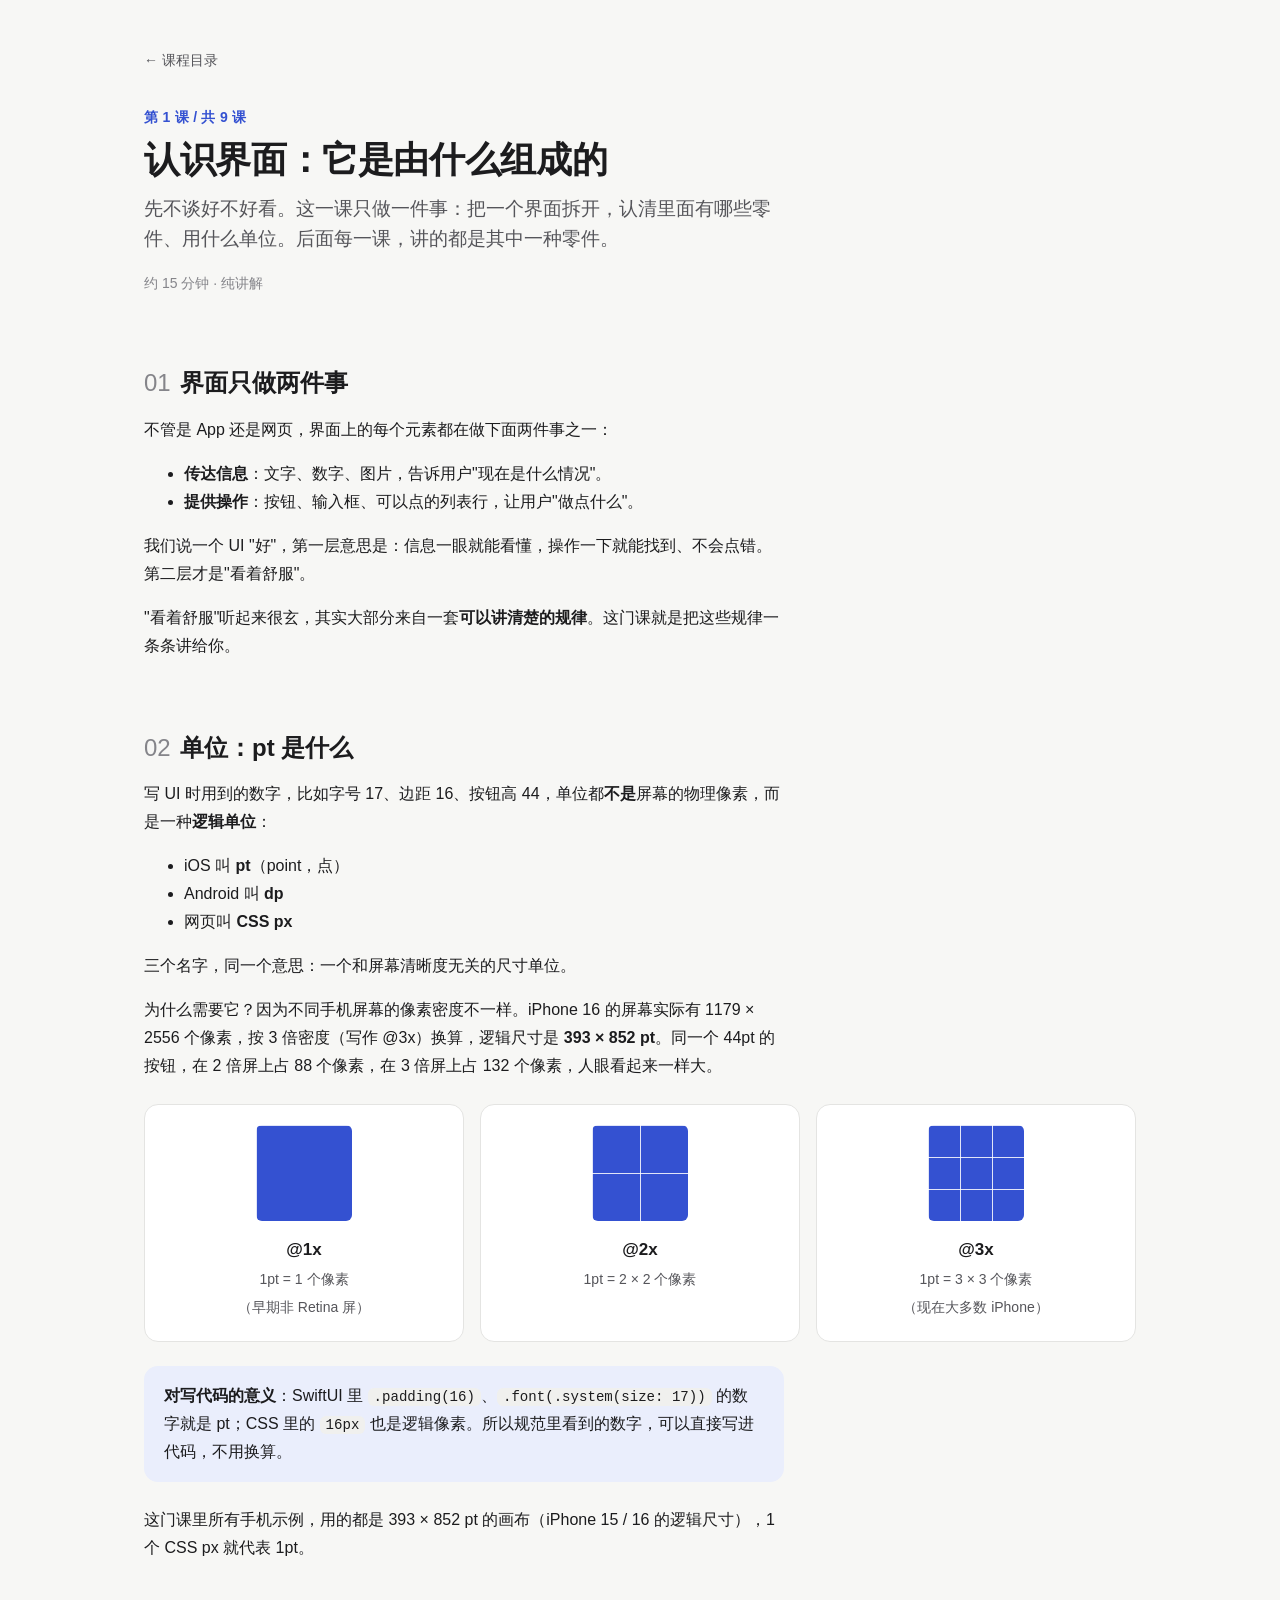
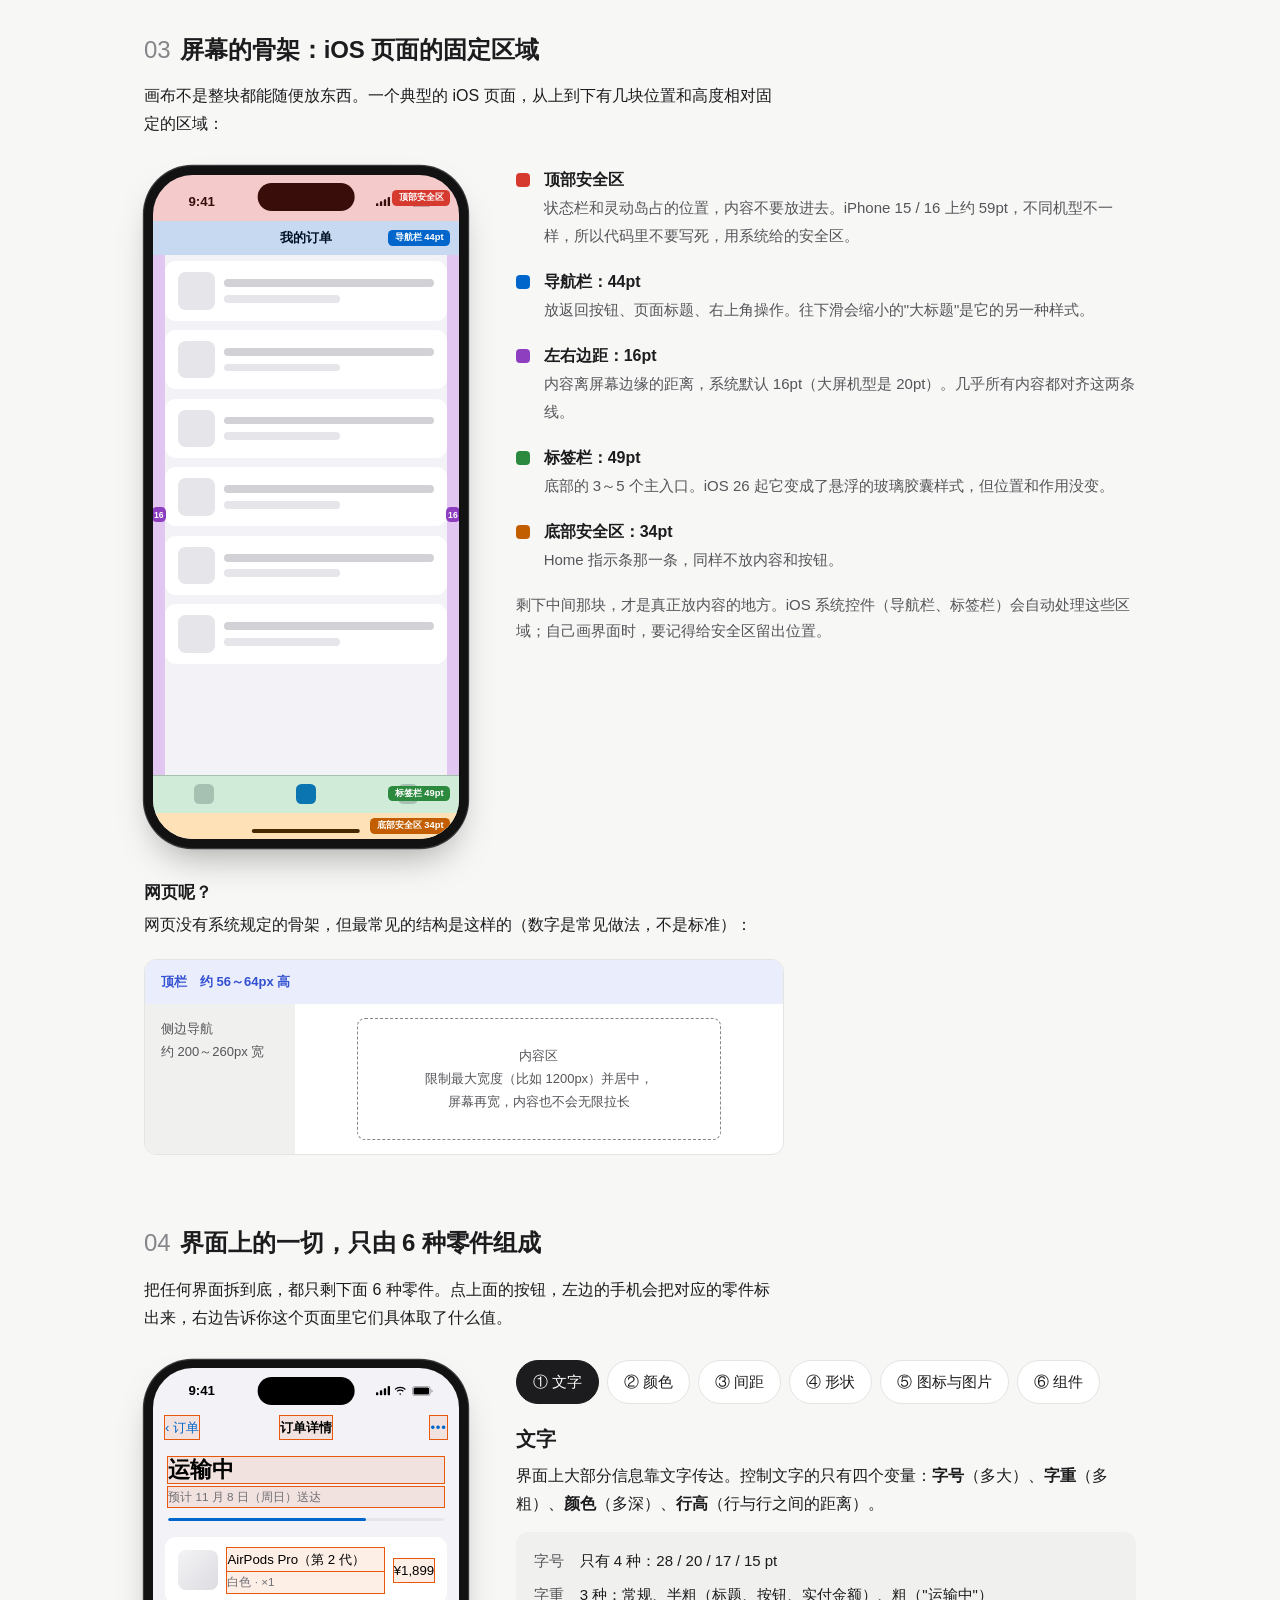
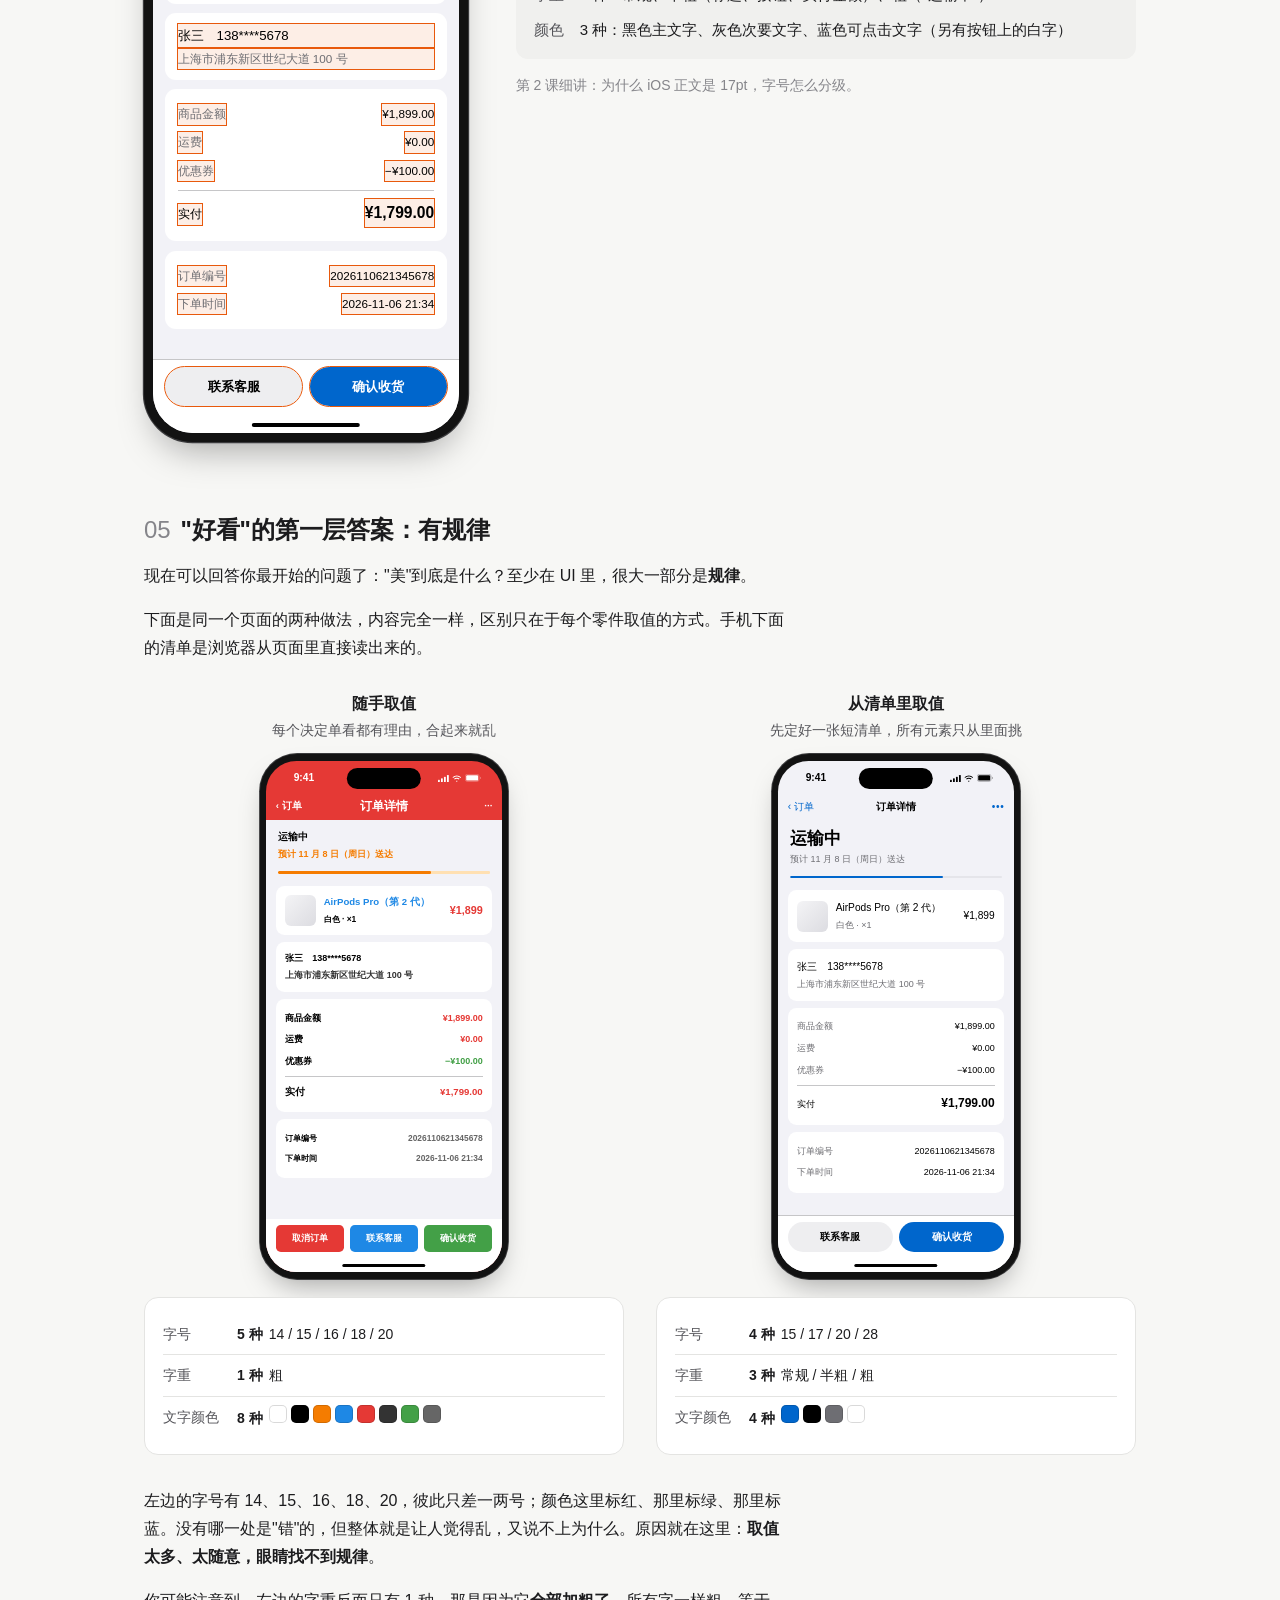
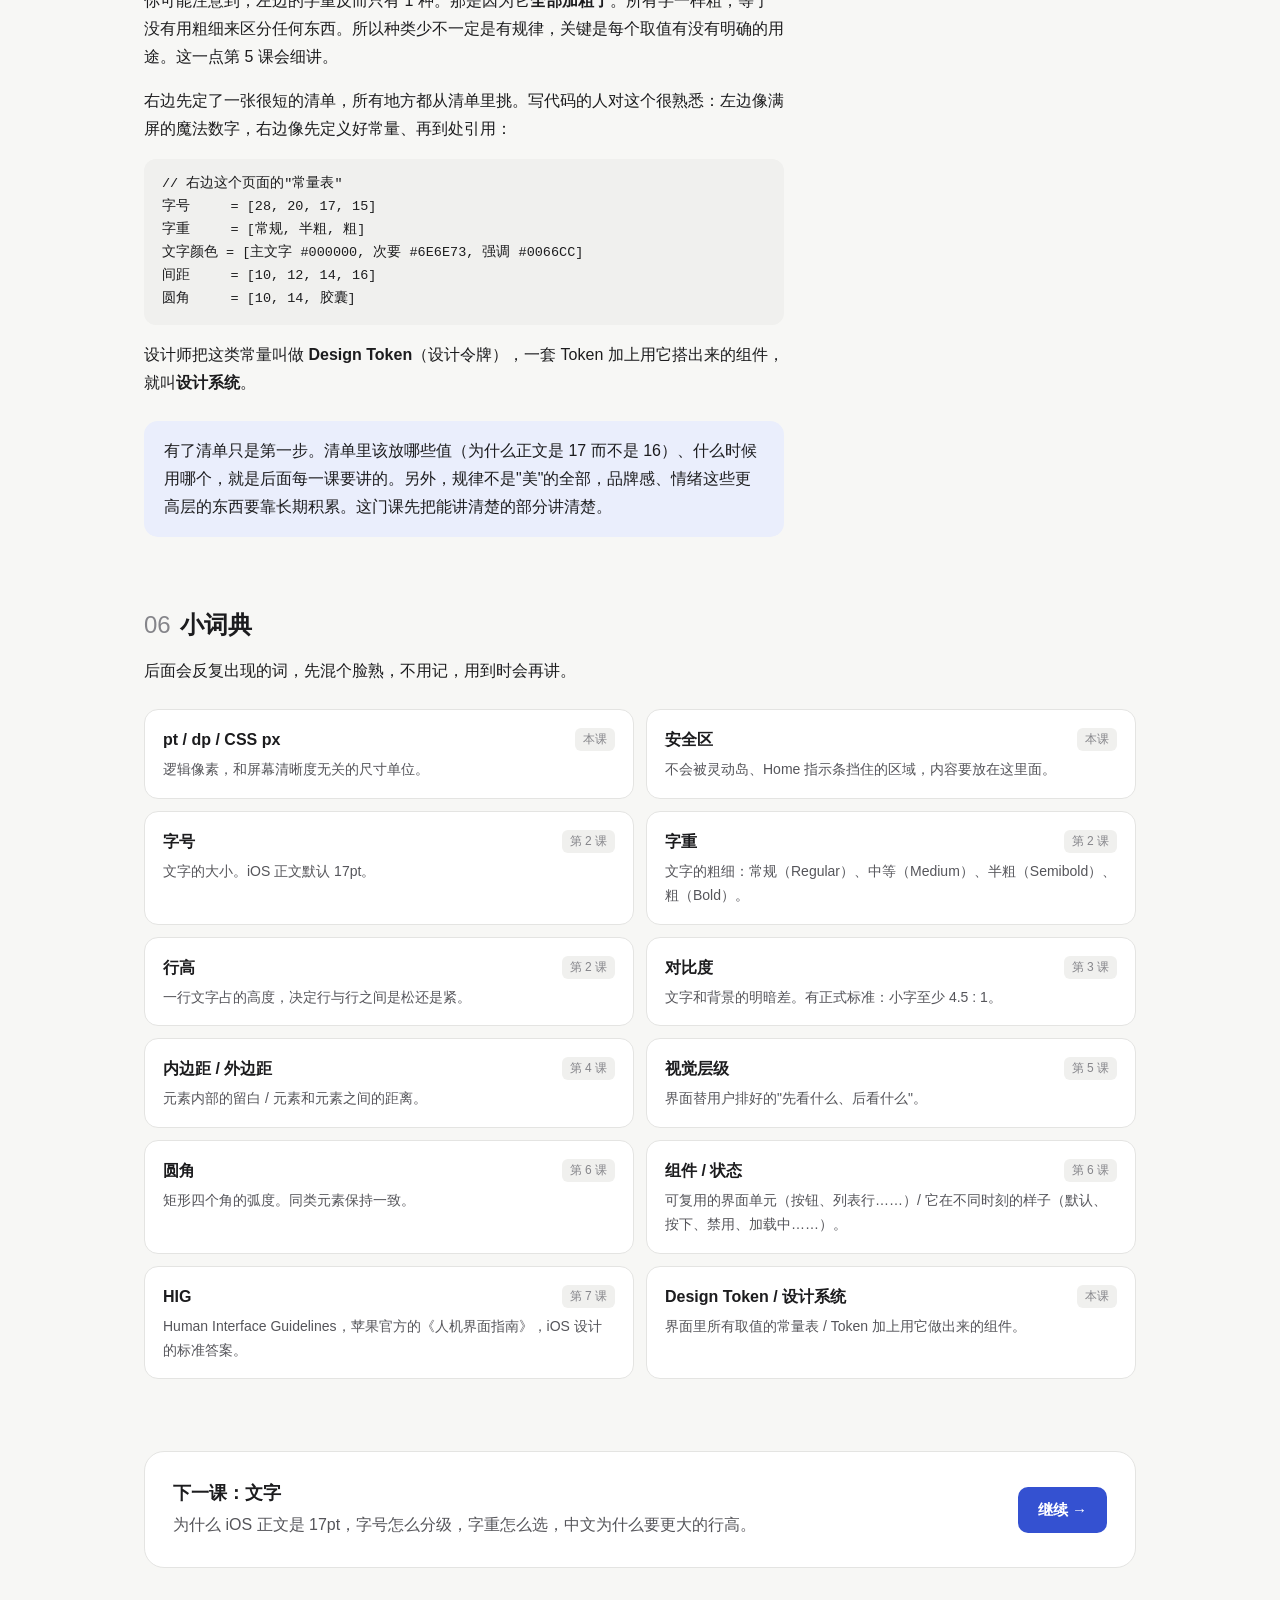
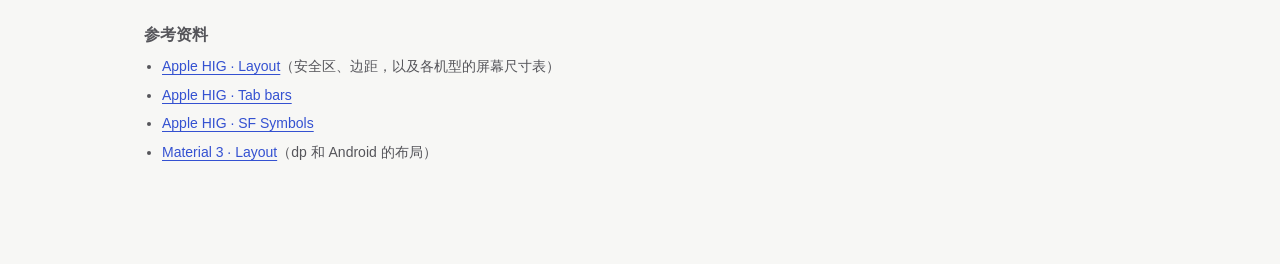
<file: lessons/01-anatomy/index.html>
<!doctype html>
<html lang="zh-CN">
<head>
<meta charset="utf-8">
<meta name="viewport" content="width=device-width, initial-scale=1">
<title>第 1 课 · 认识界面</title>
<link rel="stylesheet" href="../../assets/lesson.css">
<style>
  /* ================= 通用：两栏（左手机、右说明） ================= */
  .split { display: grid; grid-template-columns: auto minmax(0, 1fr); gap: 48px; align-items: start; margin-top: 28px; }
  .split .device { --device-zoom: 0.78; zoom: var(--device-zoom); }

  /* ================= 02 单位：pt 和像素 ================= */
  .density { display: grid; grid-template-columns: repeat(3, minmax(0, 1fr)); gap: 16px; margin-top: 24px; }
  .dens { background: var(--surface); border: 1px solid var(--line); border-radius: var(--radius); padding: 20px; text-align: center; }
  .dens .grid {
    width: 96px; height: 96px; margin: 0 auto 14px; border-radius: 6px;
    background-color: #3451d1;
    background-image:
      linear-gradient(to right, rgba(255,255,255,.85) 1.5px, transparent 1.5px),
      linear-gradient(to bottom, rgba(255,255,255,.85) 1.5px, transparent 1.5px);
  }
  .dens .g1 { background-size: 96px 96px; }
  .dens .g2 { background-size: 48px 48px; }
  .dens .g3 { background-size: 32px 32px; }
  .dens b { display: block; font-size: 17px; }
  .dens span { font-size: 14px; color: var(--text-2); }

  /* ================= 03 屏幕骨架 ================= */
  .sk .statusbar { height: 59px; padding-top: 10px; }
  .sk .screen { background: #f2f2f7; }
  .sk .nav { height: 44px; flex: none; display: flex; align-items: center; justify-content: center; font: 600 17px/1 -apple-system, "PingFang SC", sans-serif; color: #000; }
  .sk .list { flex: 1; overflow: hidden; padding: 8px 16px; display: flex; flex-direction: column; gap: 12px; }
  .sk .item { background: #fff; border-radius: 14px; height: 76px; padding: 14px 16px; display: flex; gap: 12px; align-items: center; }
  .sk .item i { width: 48px; height: 48px; border-radius: 10px; background: #e5e5ea; flex: none; }
  .sk .item div { flex: 1; }
  .sk .item s { display: block; height: 10px; border-radius: 5px; background: #d1d1d6; text-decoration: none; }
  .sk .item s + s { width: 55%; margin-top: 10px; background: #e5e5ea; }
  .sk .tabbar { flex: none; height: 83px; padding-bottom: 34px; display: flex; justify-content: space-around; align-items: center; background: rgba(255,255,255,.96); border-top: 0.5px solid rgba(60,60,67,.29); }
  .sk .tabbar span { width: 26px; height: 26px; border-radius: 7px; background: #c7c7cc; }
  .sk .tabbar span:nth-child(2) { background: #0066cc; }
  /* 覆盖色带 */
  .band { position: absolute; left: 0; right: 0; z-index: 4; pointer-events: none; display: flex; align-items: center; justify-content: flex-end; padding-right: 12px; }
  .band em { font: 600 12px/1 -apple-system, "PingFang SC", sans-serif; font-style: normal; color: #fff; padding: 4px 8px; border-radius: 6px; }
  .b-top { top: 0; height: 59px; background: rgba(255, 59, 48, .22); }
  .b-top em { background: #d63a2f; }
  .b-nav { top: 59px; height: 44px; background: rgba(0, 102, 204, .18); }
  .b-nav em { background: #0066cc; }
  .b-tab { bottom: 34px; height: 49px; background: rgba(52, 168, 83, .22); }
  .b-tab em { background: #2b8a3e; }
  .b-bot { bottom: 0; height: 34px; background: rgba(255, 149, 0, .28); }
  .b-bot em { background: #c25e00; }
  .b-side { top: 103px; bottom: 83px; width: 16px; background: rgba(175, 82, 222, .28); padding: 0; justify-content: center; }
  .b-side.l { left: 0; right: auto; }
  .b-side.r { right: 0; left: auto; }
  .b-side em { background: #8e3fbf; padding: 4px 3px; font-size: 11px; }

  .legend { list-style: none; padding: 0; margin: 0; }
  .legend li { position: relative; padding: 0 0 18px 28px; }
  .legend li::before { content: ""; position: absolute; left: 0; top: 7px; width: 14px; height: 14px; border-radius: 4px; background: var(--c); }
  .legend b { display: block; font-size: 16px; }
  .legend span { font-size: 15px; color: var(--text-2); line-height: 1.7; }

  .webskel { margin-top: 20px; border: 1px solid var(--line); border-radius: 12px; overflow: hidden; background: var(--surface); font-size: 13px; color: var(--text-2); }
  .webskel .top { height: 44px; display: flex; align-items: center; padding: 0 16px; background: var(--accent-soft); color: var(--accent); font-weight: 600; }
  .webskel .body { display: grid; grid-template-columns: 150px 1fr; min-height: 150px; }
  .webskel .side { background: var(--surface-2); padding: 14px 16px; }
  .webskel .main { padding: 14px 16px; display: flex; justify-content: center; }
  .webskel .main div { width: 80%; border: 1.5px dashed var(--text-3); border-radius: 8px; display: flex; align-items: center; justify-content: center; text-align: center; padding: 12px; }

  /* ================= 订单详情页（04 和 05 共用） ================= */
  .od .nav { height: 44px; flex: none; display: grid; grid-template-columns: 1fr auto 1fr; align-items: center; padding: 0 16px; }
  .od .nav .back { justify-self: start; }
  .od .nav .more { justify-self: end; }
  .od .content { flex: 1; overflow: hidden; padding: 4px 16px 16px; display: flex; flex-direction: column; gap: 12px; }
  .od .status { padding: 12px 4px 8px; }
  .od .bar { height: 4px; border-radius: 2px; margin-top: 14px; overflow: hidden; }
  .od .bar i { display: block; height: 100%; width: 72%; border-radius: 2px; }
  .od .card { background: #fff; border-radius: 14px; padding: 14px 16px; }
  .od .product { display: flex; align-items: center; gap: 12px; }
  .od .thumb { width: 52px; height: 52px; border-radius: 10px; background: linear-gradient(135deg, #f4f4f6, #dcdce1); flex: none; }
  .od .pinfo { flex: 1; min-width: 0; }
  .od .row { display: flex; justify-content: space-between; align-items: baseline; padding: 5px 0; }
  .od .row.total { border-top: 0.5px solid rgba(60,60,67,.29); margin-top: 6px; padding-top: 11px; }
  .od .bottombar { flex: none; background: #fff; padding: 10px 16px 34px; display: flex; gap: 10px; }
  .od .bottombar button { flex: 1; border: 0; font-family: inherit; }

  /* 有规律的版本 */
  .vB .nav { color: #000; }
  .vB .nav .back { font-size: 17px; color: #0066cc; }
  .vB .nav .title { font-size: 17px; font-weight: 600; }
  .vB .nav .more { font-size: 17px; color: #0066cc; letter-spacing: 1px; }
  .vB .st { font-size: 28px; font-weight: 700; color: #000; line-height: 1.2; }
  .vB .eta { font-size: 15px; color: #6e6e73; margin-top: 4px; }
  .vB .bar { background: #e5e5ea; }
  .vB .bar i { background: #0066cc; }
  .vB .pname { font-size: 17px; color: #000; }
  .vB .pspec { font-size: 15px; color: #6e6e73; margin-top: 2px; }
  .vB .pprice { font-size: 17px; color: #000; }
  .vB .who { font-size: 17px; color: #000; }
  .vB .where { font-size: 15px; color: #6e6e73; margin-top: 2px; }
  .vB .k { font-size: 15px; color: #6e6e73; }
  .vB .v { font-size: 15px; color: #000; font-variant-numeric: tabular-nums; }
  .vB .total .k { color: #000; }
  .vB .total .v { font-size: 20px; font-weight: 600; }
  .vB .bottombar { border-top: 0.5px solid rgba(60,60,67,.29); }
  .vB .bottombar button { height: 50px; border-radius: 25px; font-size: 17px; font-weight: 600; }
  .vB .b-cs { background: rgba(118,118,128,.12); color: #000; }
  .vB .b-ok { background: #0066cc; color: #fff; }

  /* 随手的版本 */
  .sA { background: #e53935 !important; }
  .vA { background: #f2f2f7; }
  .vA .nav { background: #e53935; color: #fff; }
  .vA .nav .back, .vA .nav .more { font-size: 16px; font-weight: 700; }
  .vA .nav .title { font-size: 20px; font-weight: 700; }
  .vA .st { font-size: 16px; font-weight: 700; color: #000; }
  .vA .eta { font-size: 15px; font-weight: 700; color: #f57c00; margin-top: 2px; }
  .vA .bar { background: #ffe0b2; }
  .vA .bar i { background: #f57c00; }
  .vA .pname { font-size: 16px; font-weight: 700; color: #1e88e5; }
  .vA .pspec { font-size: 14px; font-weight: 700; color: #000; margin-top: 2px; }
  .vA .pprice { font-size: 18px; font-weight: 700; color: #e53935; }
  .vA .who { font-size: 15px; font-weight: 700; color: #000; }
  .vA .where { font-size: 15px; font-weight: 700; color: #333; margin-top: 2px; }
  .vA .k { font-size: 15px; font-weight: 700; color: #000; }
  .vA .v { font-size: 15px; font-weight: 700; color: #e53935; }
  .vA .v.coupon { color: #43a047; }
  .vA .total .k, .vA .total .v { font-size: 16px; }
  .vA .info .k, .vA .info .v { font-size: 14px; }
  .vA .info .v { color: #666; }
  .vA .bottombar button { height: 44px; border-radius: 8px; color: #fff; font-size: 15px; font-weight: 700; }
  .vA .b-cancel { background: #e53935; }
  .vA .b-cs { background: #1e88e5; }
  .vA .b-ok { background: #43a047; }

  /* ================= 04 拆解器 ================= */
  .xtabs { display: flex; flex-wrap: wrap; gap: 8px; margin-bottom: 20px; }
  .xtabs button {
    font: inherit; font-size: 15px; font-weight: 500; cursor: pointer;
    padding: 8px 16px; border-radius: 999px; border: 1px solid var(--line);
    background: var(--surface); color: var(--text);
  }
  .xtabs button[aria-selected="true"] { background: var(--text); color: var(--surface); border-color: var(--text); }
  .xtabs button:focus-visible { outline: 2px solid var(--accent); outline-offset: 2px; }
  .xp { display: none; }
  .xp.on { display: block; }
  .xp h3 { font-size: 20px; margin-bottom: 8px; }
  .xp > p { color: var(--text); margin-bottom: 14px; }
  .vals { margin: 0 0 14px; padding: 16px 18px; background: var(--surface-2); border-radius: 12px; display: grid; grid-template-columns: auto 1fr; gap: 8px 16px; font-size: 15px; }
  .vals dt { color: var(--text-2); white-space: nowrap; }
  .vals dd { margin: 0; font-variant-numeric: tabular-nums; }
  .xp .later { font-size: 14px; color: var(--text-3); margin: 0; }
  .chips { display: flex; flex-wrap: wrap; gap: 10px; margin: 0 0 14px; }
  .chip { display: flex; align-items: center; gap: 8px; font-size: 13px; background: var(--surface-2); padding: 6px 10px 6px 6px; border-radius: 10px; }
  .chip i { width: 24px; height: 24px; border-radius: 6px; box-shadow: inset 0 0 0 1px rgba(0,0,0,.12); }
  .chip code { background: none; padding: 0; font-size: 12px; color: var(--text-2); }

  .explode .screen-body *, .explode .screen-body { transition: outline-color .2s, background-color .2s, filter .3s; }
  .explode [data-r], .explode [data-comp] { position: relative; }
  /* 文字 */
  .x-text .t { outline: 1.5px solid #e8590c; outline-offset: 1px; }
  .x-text .t:not(button) { background-color: rgba(232, 89, 12, .10); }
  /* 颜色：去色，只剩明暗 */
  .x-color .screen-body { filter: grayscale(1); }
  /* 间距：蓝 = 块与块之间，橙 = 块内部 */
  .x-space .content { background-color: #cfe2f7; position: relative; }
  .x-space .card { background-color: #ffd29e; }
  .x-space .card > *, .x-space .card .row > * { background-color: #fff; }
  .x-space .card .row { background-color: transparent; }
  .x-space .bottombar { background-color: #ffd29e; }
  .x-space .content::before, .x-space .content::after {
    content: "16"; position: absolute; top: 46%; width: 16px; text-align: center;
    font: 700 10px/1 -apple-system, sans-serif; color: #004f9e;
  }
  .x-space .content::before { left: 0; }
  .x-space .content::after { right: 0; }
  .x-space .card + .card::before {
    content: "12"; position: absolute; top: -12px; left: 50%; transform: translateX(-50%);
    font: 700 10px/12px -apple-system, sans-serif; color: #004f9e;
  }
  .x-space .card { position: relative; }
  /* 形状 */
  .x-shape [data-r] { outline: 1.5px dashed #8e3fbf; outline-offset: 2px; }
  .x-shape .bar { overflow: visible; }
  .x-shape [data-r]::after {
    content: "圆角 " attr(data-r); position: absolute; top: -9px; right: 10px; z-index: 3;
    font: 600 12px/16px -apple-system, "PingFang SC", sans-serif; color: #fff; background: #8e3fbf;
    padding: 0 6px; border-radius: 5px; white-space: nowrap;
  }
  .x-shape .bar[data-r]::after { top: -20px; right: 0; }
  .x-shape .thumb[data-r]::after { top: -12px; right: -14px; }
  .x-shape .row.total { position: relative; border-top: 1.5px solid #8e3fbf; }
  .x-shape .row.total::before {
    content: "分割线 0.5pt"; position: absolute; top: -9px; left: 50%; transform: translateX(-50%);
    font: 600 12px/16px -apple-system, "PingFang SC", sans-serif; color: #fff; background: #8e3fbf; padding: 0 6px; border-radius: 5px; white-space: nowrap;
  }
  /* 图标与图片 */
  .x-icon .ic { outline: 2px solid #2b8a3e; outline-offset: 2px; background-color: rgba(43, 138, 62, .12); border-radius: 6px; }
  /* 组件 */
  .x-comp [data-comp] { outline: 2px solid #0066cc; outline-offset: 1px; }
  .x-comp [data-comp]::after {
    content: attr(data-comp); position: absolute; top: -9px; left: 10px; z-index: 3;
    font: 600 12px/16px -apple-system, "PingFang SC", sans-serif; color: #fff; background: #0066cc;
    padding: 0 6px; border-radius: 5px; white-space: nowrap;
  }

  /* ================= 05 规律 ================= */
  .twin { display: grid; grid-template-columns: repeat(2, minmax(0, 1fr)); gap: 32px; margin-top: 28px; }
  .twin .frame { align-items: stretch; }
  .twin .device { --device-zoom: 0.6; zoom: var(--device-zoom); align-self: center; }
  .twin .cap { font-size: 16px; font-weight: 600; text-align: center; margin: 0 0 12px; }
  .twin .cap small { display: block; font-size: 14px; font-weight: 400; color: var(--text-2); }
  .tokens { margin-top: 18px; background: var(--surface); border: 1px solid var(--line); border-radius: var(--radius); padding: 16px 18px; font-size: 14px; }
  .tokens .tk { display: grid; grid-template-columns: 64px 1fr; gap: 10px; padding: 8px 0; border-bottom: 1px solid var(--line); }
  .tokens .tk:last-child { border-bottom: 0; }
  .tokens .tk > span:first-child { color: var(--text-2); }
  .tokens .sw { display: inline-flex; gap: 4px; flex-wrap: wrap; }
  .tokens .sw i { width: 18px; height: 18px; border-radius: 5px; box-shadow: inset 0 0 0 1px rgba(0,0,0,.15); }
  .tokens .n { font-weight: 600; margin-right: 6px; }

  /* ================= 06 小词典 ================= */
  .gloss { display: grid; grid-template-columns: repeat(2, minmax(0, 1fr)); gap: 12px; margin-top: 24px; }
  .term { background: var(--surface); border: 1px solid var(--line); border-radius: var(--radius); padding: 16px 18px; }
  .term b { font-size: 16px; }
  .term .where { float: right; font-size: 12px; color: var(--text-3); background: var(--surface-2); padding: 1px 8px; border-radius: 6px; margin-top: 2px; }
  .term p { margin: 4px 0 0; font-size: 14px; line-height: 1.7; color: var(--text-2); }

  @media (max-width: 860px) {
    .split { grid-template-columns: minmax(0, 1fr); justify-items: center; gap: 28px; }
    .split > div:last-child { justify-self: stretch; }
    .twin { grid-template-columns: minmax(0, 1fr); }
    .gloss { grid-template-columns: minmax(0, 1fr); }
  }
  @media (max-width: 600px) {
    .split .device { --device-zoom: 0.7; }
    .density { grid-template-columns: minmax(0, 1fr); }
    .webskel .body { grid-template-columns: 90px 1fr; }
  }
</style>
</head>
<body>
<main class="page">

  <nav class="crumb"><a href="../../index.html">← 课程目录</a></nav>

  <header class="prose">
    <p class="eyebrow">第 1 课 / 共 9 课</p>
    <h1>认识界面：它是由什么组成的</h1>
    <p class="lead">先不谈好不好看。这一课只做一件事：把一个界面拆开，认清里面有哪些零件、用什么单位。后面每一课，讲的都是其中一种零件。</p>
    <p class="meta">约 15 分钟 · 纯讲解</p>
  </header>

  <!-- 01 -->
  <section class="prose">
    <h2><span class="num">01</span>界面只做两件事</h2>
    <p>不管是 App 还是网页，界面上的每个元素都在做下面两件事之一：</p>
    <ul>
      <li><b>传达信息</b>：文字、数字、图片，告诉用户"现在是什么情况"。</li>
      <li><b>提供操作</b>：按钮、输入框、可以点的列表行，让用户"做点什么"。</li>
    </ul>
    <p>我们说一个 UI "好"，第一层意思是：信息一眼就能看懂，操作一下就能找到、不会点错。第二层才是"看着舒服"。</p>
    <p>"看着舒服"听起来很玄，其实大部分来自一套<b>可以讲清楚的规律</b>。这门课就是把这些规律一条条讲给你。</p>
  </section>

  <!-- 02 -->
  <section>
    <div class="prose">
      <h2><span class="num">02</span>单位：pt 是什么</h2>
      <p>写 UI 时用到的数字，比如字号 17、边距 16、按钮高 44，单位都<b>不是</b>屏幕的物理像素，而是一种<b>逻辑单位</b>：</p>
      <ul>
        <li>iOS 叫 <b>pt</b>（point，点）</li>
        <li>Android 叫 <b>dp</b></li>
        <li>网页叫 <b>CSS px</b></li>
      </ul>
      <p>三个名字，同一个意思：一个和屏幕清晰度无关的尺寸单位。</p>
      <p>为什么需要它？因为不同手机屏幕的像素密度不一样。iPhone 16 的屏幕实际有 1179 × 2556 个像素，按 3 倍密度（写作 @3x）换算，逻辑尺寸是 <b>393 × 852 pt</b>。同一个 44pt 的按钮，在 2 倍屏上占 88 个像素，在 3 倍屏上占 132 个像素，人眼看起来一样大。</p>
    </div>
    <div class="density">
      <div class="dens"><div class="grid g1"></div><b>@1x</b><span>1pt = 1 个像素<br>（早期非 Retina 屏）</span></div>
      <div class="dens"><div class="grid g2"></div><b>@2x</b><span>1pt = 2 × 2 个像素</span></div>
      <div class="dens"><div class="grid g3"></div><b>@3x</b><span>1pt = 3 × 3 个像素<br>（现在大多数 iPhone）</span></div>
    </div>
    <div class="prose">
      <div class="callout">
        <p><b>对写代码的意义</b>：SwiftUI 里 <code>.padding(16)</code>、<code>.font(.system(size: 17))</code> 的数字就是 pt；CSS 里的 <code>16px</code> 也是逻辑像素。所以规范里看到的数字，可以直接写进代码，不用换算。</p>
      </div>
      <p>这门课里所有手机示例，用的都是 393 × 852 pt 的画布（iPhone 15 / 16 的逻辑尺寸），1 个 CSS px 就代表 1pt。</p>
    </div>
  </section>

  <!-- 03 -->
  <section>
    <div class="prose">
      <h2><span class="num">03</span>屏幕的骨架：iOS 页面的固定区域</h2>
      <p>画布不是整块都能随便放东西。一个典型的 iOS 页面，从上到下有几块位置和高度相对固定的区域：</p>
    </div>
    <div class="split">
      <div class="device sk"><div class="screen">
        <div class="statusbar" data-ignore><span>9:41</span><span class="island"></span><span class="icons"></span></div>
        <div class="nav">我的订单</div>
        <div class="list">
          <div class="item"><i></i><div><s></s><s></s></div></div>
          <div class="item"><i></i><div><s></s><s></s></div></div>
          <div class="item"><i></i><div><s></s><s></s></div></div>
          <div class="item"><i></i><div><s></s><s></s></div></div>
          <div class="item"><i></i><div><s></s><s></s></div></div>
          <div class="item"><i></i><div><s></s><s></s></div></div>
        </div>
        <div class="tabbar"><span></span><span></span><span></span></div>
        <div class="home-indicator"></div>
        <div class="band b-top"><em>顶部安全区</em></div>
        <div class="band b-nav"><em>导航栏 44pt</em></div>
        <div class="band b-side l"><em>16</em></div>
        <div class="band b-side r"><em>16</em></div>
        <div class="band b-tab"><em>标签栏 49pt</em></div>
        <div class="band b-bot"><em>底部安全区 34pt</em></div>
      </div></div>
      <div>
        <ul class="legend">
          <li style="--c:#d63a2f"><b>顶部安全区</b><span>状态栏和灵动岛占的位置，内容不要放进去。iPhone 15 / 16 上约 59pt，不同机型不一样，所以代码里不要写死，用系统给的安全区。</span></li>
          <li style="--c:#0066cc"><b>导航栏：44pt</b><span>放返回按钮、页面标题、右上角操作。往下滑会缩小的"大标题"是它的另一种样式。</span></li>
          <li style="--c:#8e3fbf"><b>左右边距：16pt</b><span>内容离屏幕边缘的距离，系统默认 16pt（大屏机型是 20pt）。几乎所有内容都对齐这两条线。</span></li>
          <li style="--c:#2b8a3e"><b>标签栏：49pt</b><span>底部的 3～5 个主入口。iOS 26 起它变成了悬浮的玻璃胶囊样式，但位置和作用没变。</span></li>
          <li style="--c:#c25e00"><b>底部安全区：34pt</b><span>Home 指示条那一条，同样不放内容和按钮。</span></li>
        </ul>
        <p style="color:var(--text-2);font-size:15px">剩下中间那块，才是真正放内容的地方。iOS 系统控件（导航栏、标签栏）会自动处理这些区域；自己画界面时，要记得给安全区留出位置。</p>
      </div>
    </div>
    <div class="prose">
      <h3 style="margin-top:32px">网页呢？</h3>
      <p>网页没有系统规定的骨架，但最常见的结构是这样的（数字是常见做法，不是标准）：</p>
      <div class="webskel">
        <div class="top">顶栏　约 56～64px 高</div>
        <div class="body">
          <div class="side">侧边导航<br>约 200～260px 宽</div>
          <div class="main"><div>内容区<br>限制最大宽度（比如 1200px）并居中，<br>屏幕再宽，内容也不会无限拉长</div></div>
        </div>
      </div>
    </div>
  </section>

  <!-- 04 -->
  <section>
    <div class="prose">
      <h2><span class="num">04</span>界面上的一切，只由 6 种零件组成</h2>
      <p>把任何界面拆到底，都只剩下面 6 种零件。点上面的按钮，左边的手机会把对应的零件标出来，右边告诉你这个页面里它们具体取了什么值。</p>
    </div>
    <div class="split">
      <div class="device explode x-text" id="explode"><div class="screen">
        <div class="statusbar" data-ignore><span>9:41</span><span class="island"></span><span class="icons ic"></span></div>
        <div class="screen-body od vB">
          <div class="nav" data-comp="导航栏">
            <span class="back ic">‹ 订单</span><span class="title">订单详情</span><span class="more ic">•••</span>
          </div>
          <div class="content">
            <div class="status" data-comp="状态区">
              <div class="st">运输中</div>
              <div class="eta">预计 11 月 8 日（周日）送达</div>
              <div class="bar" data-r="2"><i></i></div>
            </div>
            <div class="card product" data-r="14" data-comp="商品卡片">
              <div class="thumb ic" data-r="10"></div>
              <div class="pinfo"><div class="pname">AirPods Pro（第 2 代）</div><div class="pspec">白色 · ×1</div></div>
              <div class="pprice">¥1,899</div>
            </div>
            <div class="card" data-r="14" data-comp="信息卡片">
              <div class="who">张三　138****5678</div>
              <div class="where">上海市浦东新区世纪大道 100 号</div>
            </div>
            <div class="card" data-r="14" data-comp="列表（标签 + 值）">
              <div class="row"><span class="k">商品金额</span><span class="v">¥1,899.00</span></div>
              <div class="row"><span class="k">运费</span><span class="v">¥0.00</span></div>
              <div class="row"><span class="k">优惠券</span><span class="v">−¥100.00</span></div>
              <div class="row total"><span class="k">实付</span><span class="v">¥1,799.00</span></div>
            </div>
            <div class="card info" data-r="14" data-comp="列表（标签 + 值）">
              <div class="row"><span class="k">订单编号</span><span class="v">2026110621345678</span></div>
              <div class="row"><span class="k">下单时间</span><span class="v">2026-11-06 21:34</span></div>
            </div>
          </div>
          <div class="bottombar">
            <button type="button" class="b-cs" data-r="25" data-comp="次按钮">联系客服</button>
            <button type="button" class="b-ok" data-r="25" data-comp="主按钮">确认收货</button>
          </div>
        </div>
        <div class="home-indicator"></div>
      </div></div>

      <div>
        <div class="xtabs" role="tablist">
          <button type="button" role="tab" data-x="text" aria-selected="true">① 文字</button>
          <button type="button" role="tab" data-x="color">② 颜色</button>
          <button type="button" role="tab" data-x="space">③ 间距</button>
          <button type="button" role="tab" data-x="shape">④ 形状</button>
          <button type="button" role="tab" data-x="icon">⑤ 图标与图片</button>
          <button type="button" role="tab" data-x="comp">⑥ 组件</button>
        </div>

        <div class="xp on" data-x="text">
          <h3>文字</h3>
          <p>界面上大部分信息靠文字传达。控制文字的只有四个变量：<b>字号</b>（多大）、<b>字重</b>（多粗）、<b>颜色</b>（多深）、<b>行高</b>（行与行之间的距离）。</p>
          <dl class="vals">
            <dt>字号</dt><dd>只有 4 种：28 / 20 / 17 / 15 pt</dd>
            <dt>字重</dt><dd>3 种：常规、半粗（标题、按钮、实付金额）、粗（"运输中"）</dd>
            <dt>颜色</dt><dd>3 种：黑色主文字、灰色次要文字、蓝色可点击文字（另有按钮上的白字）</dd>
          </dl>
          <p class="later">第 2 课细讲：为什么 iOS 正文是 17pt，字号怎么分级。</p>
        </div>

        <div class="xp" data-x="color">
          <h3>颜色</h3>
          <p>左边现在被去掉了颜色，只剩明暗。你会发现页面几乎没变，只有原来蓝色的几处（按钮、进度条、左上角返回、右上角更多）变成了灰：<b>这个页面只有一种彩色</b>，其余全是黑白灰。</p>
          <div class="chips">
            <span class="chip"><i style="background:#f2f2f7"></i>背景 <code>#F2F2F7</code></span>
            <span class="chip"><i style="background:#ffffff"></i>卡片 <code>#FFFFFF</code></span>
            <span class="chip"><i style="background:#000000"></i>主文字 <code>#000000</code></span>
            <span class="chip"><i style="background:#6e6e73"></i>次要文字 <code>#6E6E73</code></span>
            <span class="chip"><i style="background:#0066cc"></i>强调色 <code>#0066CC</code></span>
          </div>
          <p>界面里的颜色一般分三类：<b>中性色</b>（黑白灰，占绝大部分面积）、<b>强调色</b>（通常是品牌色，用在可以点的地方）、<b>语义色</b>（红色表示错误或危险，绿色表示成功，等等）。</p>
          <p class="later">第 3 课细讲：灰色为什么要分几级，对比度怎么算。</p>
        </div>

        <div class="xp" data-x="space">
          <h3>间距</h3>
          <p>元素之间的空白。它不是"空着没用"，而是在告诉用户<b>哪些东西是一组</b>：离得近的是一组，离得远的是两组。</p>
          <p>左边：<b style="color:#0066cc">蓝色</b>是块与块之间的距离（外边距），<b style="color:#c25e00">橙色</b>是块内部的留白（内边距）。</p>
          <dl class="vals">
            <dt>页面左右边距</dt><dd>16pt</dd>
            <dt>卡片之间</dt><dd>12pt</dd>
            <dt>卡片内边距</dt><dd>上下 14pt，左右 16pt</dd>
            <dt>两个按钮之间</dt><dd>10pt</dd>
          </dl>
          <p class="later">第 4 课细讲：间距怎么取值（8pt 网格），怎么用间距分组。</p>
        </div>

        <div class="xp" data-x="shape">
          <h3>形状</h3>
          <p>圆角、边框、分割线、阴影，决定元素的轮廓。规律是：<b>同一类元素，形状保持一致</b>，比如所有卡片都是同一个圆角。</p>
          <dl class="vals">
            <dt>卡片圆角</dt><dd>14pt</dd>
            <dt>商品图圆角</dt><dd>10pt</dd>
            <dt>按钮圆角</dt><dd>25pt：按钮高 50pt，圆角取高度的一半，就成了两头全圆的"胶囊"</dd>
            <dt>进度条</dt><dd>高 4pt，圆角 2pt（同样是取一半）</dd>
            <dt>分割线</dt><dd>0.5pt 细线（"实付"上方那条）</dd>
          </dl>
          <p class="later">第 6 课细讲。</p>
        </div>

        <div class="xp" data-x="icon">
          <h3>图标与图片</h3>
          <p>图标是"不用读的文字"，图片往往就是内容本身。iOS 有一套官方图标库 <b>SF Symbols</b>，和系统字体配套设计：图标能跟着字号、字重一起变大变粗，放在文字旁边很协调。</p>
          <dl class="vals">
            <dt>这个页面里</dt><dd>返回箭头、右上角"更多"、商品图、状态栏的信号和电量图标</dd>
          </dl>
          <p>（示例里的返回箭头和"更多"是用字符画的。真实 App 里会用 SF Symbols 里的 <code>chevron.left</code> 和 <code>ellipsis</code>。）</p>
          <p class="later">第 6 课细讲。</p>
        </div>

        <div class="xp" data-x="comp">
          <h3>组件</h3>
          <p>前面五种零件的<b>固定组合</b>，可以在很多页面里反复使用。拿写代码来类比：前五种是基本类型，组件就是封装好的函数。</p>
          <dl class="vals">
            <dt>这个页面里</dt><dd>导航栏、状态区（标题 + 说明 + 进度条）、卡片、列表行（左标签、右数值）、主按钮、次按钮</dd>
          </dl>
          <p>好的产品组件很少，但到处复用，所以整个 App 看起来"是一家人"。iOS 系统自带了大部分常用组件，直接用就能和系统保持一致。</p>
          <p class="later">第 6、7 课细讲：组件的各种状态，iOS 的导航结构。</p>
        </div>
      </div>
    </div>
  </section>

  <!-- 05 -->
  <section>
    <div class="prose">
      <h2><span class="num">05</span>"好看"的第一层答案：有规律</h2>
      <p>现在可以回答你最开始的问题了："美"到底是什么？至少在 UI 里，很大一部分是<b>规律</b>。</p>
      <p>下面是同一个页面的两种做法，内容完全一样，区别只在于每个零件取值的方式。手机下面的清单是浏览器从页面里直接读出来的。</p>
    </div>
    <div class="twin">
      <div class="frame">
        <p class="cap">随手取值<small>每个决定单看都有理由，合起来就乱</small></p>
        <div class="device"><div class="screen sA">
          <div class="statusbar light" data-ignore><span>9:41</span><span class="island"></span><span class="icons"></span></div>
          <div class="screen-body od vA" id="tw-a">
            <div class="nav"><span class="back">‹ 订单</span><span class="title">订单详情</span><span class="more">···</span></div>
            <div class="content">
              <div class="status"><div class="st">运输中</div><div class="eta">预计 11 月 8 日（周日）送达</div><div class="bar"><i></i></div></div>
              <div class="card product"><div class="thumb"></div><div class="pinfo"><div class="pname">AirPods Pro（第 2 代）</div><div class="pspec">白色 · ×1</div></div><div class="pprice">¥1,899</div></div>
              <div class="card"><div class="who">张三　138****5678</div><div class="where">上海市浦东新区世纪大道 100 号</div></div>
              <div class="card">
                <div class="row"><span class="k">商品金额</span><span class="v">¥1,899.00</span></div>
                <div class="row"><span class="k">运费</span><span class="v">¥0.00</span></div>
                <div class="row"><span class="k">优惠券</span><span class="v coupon">−¥100.00</span></div>
                <div class="row total"><span class="k">实付</span><span class="v">¥1,799.00</span></div>
              </div>
              <div class="card info">
                <div class="row"><span class="k">订单编号</span><span class="v">2026110621345678</span></div>
                <div class="row"><span class="k">下单时间</span><span class="v">2026-11-06 21:34</span></div>
              </div>
            </div>
            <div class="bottombar"><button type="button" class="b-cancel">取消订单</button><button type="button" class="b-cs">联系客服</button><button type="button" class="b-ok">确认收货</button></div>
          </div>
          <div class="home-indicator"></div>
        </div></div>
        <div class="tokens" data-tokens="tw-a"></div>
      </div>
      <div class="frame">
        <p class="cap">从清单里取值<small>先定好一张短清单，所有元素只从里面挑</small></p>
        <div class="device"><div class="screen">
          <div class="statusbar" data-ignore><span>9:41</span><span class="island"></span><span class="icons"></span></div>
          <div class="screen-body od vB" id="tw-b">
            <div class="nav"><span class="back">‹ 订单</span><span class="title">订单详情</span><span class="more">•••</span></div>
            <div class="content">
              <div class="status"><div class="st">运输中</div><div class="eta">预计 11 月 8 日（周日）送达</div><div class="bar"><i></i></div></div>
              <div class="card product"><div class="thumb"></div><div class="pinfo"><div class="pname">AirPods Pro（第 2 代）</div><div class="pspec">白色 · ×1</div></div><div class="pprice">¥1,899</div></div>
              <div class="card"><div class="who">张三　138****5678</div><div class="where">上海市浦东新区世纪大道 100 号</div></div>
              <div class="card">
                <div class="row"><span class="k">商品金额</span><span class="v">¥1,899.00</span></div>
                <div class="row"><span class="k">运费</span><span class="v">¥0.00</span></div>
                <div class="row"><span class="k">优惠券</span><span class="v">−¥100.00</span></div>
                <div class="row total"><span class="k">实付</span><span class="v">¥1,799.00</span></div>
              </div>
              <div class="card info">
                <div class="row"><span class="k">订单编号</span><span class="v">2026110621345678</span></div>
                <div class="row"><span class="k">下单时间</span><span class="v">2026-11-06 21:34</span></div>
              </div>
            </div>
            <div class="bottombar"><button type="button" class="b-cs">联系客服</button><button type="button" class="b-ok">确认收货</button></div>
          </div>
          <div class="home-indicator"></div>
        </div></div>
        <div class="tokens" data-tokens="tw-b"></div>
      </div>
    </div>
    <div class="prose" style="margin-top:32px">
      <p>左边的字号有 14、15、16、18、20，彼此只差一两号；颜色这里标红、那里标绿、那里标蓝。没有哪一处是"错"的，但整体就是让人觉得乱，又说不上为什么。原因就在这里：<b>取值太多、太随意，眼睛找不到规律</b>。</p>
      <p>你可能注意到，左边的字重反而只有 1 种。那是因为它<b>全部加粗了</b>。所有字一样粗，等于没有用粗细来区分任何东西。所以种类少不一定是有规律，关键是每个取值有没有明确的用途。这一点第 5 课会细讲。</p>
      <p>右边先定了一张很短的清单，所有地方都从清单里挑。写代码的人对这个很熟悉：左边像满屏的魔法数字，右边像先定义好常量、再到处引用：</p>
      <pre class="code">// 右边这个页面的"常量表"
字号     = [28, 20, 17, 15]
字重     = [常规, 半粗, 粗]
文字颜色 = [主文字 #000000, 次要 #6E6E73, 强调 #0066CC]
间距     = [10, 12, 14, 16]
圆角     = [10, 14, 胶囊]</pre>
      <p>设计师把这类常量叫做 <b>Design Token</b>（设计令牌），一套 Token 加上用它搭出来的组件，就叫<b>设计系统</b>。</p>
      <div class="callout">
        <p>有了清单只是第一步。清单里该放哪些值（为什么正文是 17 而不是 16）、什么时候用哪个，就是后面每一课要讲的。另外，规律不是"美"的全部，品牌感、情绪这些更高层的东西要靠长期积累。这门课先把能讲清楚的部分讲清楚。</p>
      </div>
    </div>
  </section>

  <!-- 06 -->
  <section>
    <div class="prose">
      <h2><span class="num">06</span>小词典</h2>
      <p>后面会反复出现的词，先混个脸熟，不用记，用到时会再讲。</p>
    </div>
    <div class="gloss">
      <div class="term"><span class="where">本课</span><b>pt / dp / CSS px</b><p>逻辑像素，和屏幕清晰度无关的尺寸单位。</p></div>
      <div class="term"><span class="where">本课</span><b>安全区</b><p>不会被灵动岛、Home 指示条挡住的区域，内容要放在这里面。</p></div>
      <div class="term"><span class="where">第 2 课</span><b>字号</b><p>文字的大小。iOS 正文默认 17pt。</p></div>
      <div class="term"><span class="where">第 2 课</span><b>字重</b><p>文字的粗细：常规（Regular）、中等（Medium）、半粗（Semibold）、粗（Bold）。</p></div>
      <div class="term"><span class="where">第 2 课</span><b>行高</b><p>一行文字占的高度，决定行与行之间是松还是紧。</p></div>
      <div class="term"><span class="where">第 3 课</span><b>对比度</b><p>文字和背景的明暗差。有正式标准：小字至少 4.5 : 1。</p></div>
      <div class="term"><span class="where">第 4 课</span><b>内边距 / 外边距</b><p>元素内部的留白 / 元素和元素之间的距离。</p></div>
      <div class="term"><span class="where">第 5 课</span><b>视觉层级</b><p>界面替用户排好的"先看什么、后看什么"。</p></div>
      <div class="term"><span class="where">第 6 课</span><b>圆角</b><p>矩形四个角的弧度。同类元素保持一致。</p></div>
      <div class="term"><span class="where">第 6 课</span><b>组件 / 状态</b><p>可复用的界面单元（按钮、列表行……）/ 它在不同时刻的样子（默认、按下、禁用、加载中……）。</p></div>
      <div class="term"><span class="where">第 7 课</span><b>HIG</b><p>Human Interface Guidelines，苹果官方的《人机界面指南》，iOS 设计的标准答案。</p></div>
      <div class="term"><span class="where">本课</span><b>Design Token / 设计系统</b><p>界面里所有取值的常量表 / Token 加上用它做出来的组件。</p></div>
    </div>
  </section>

  <div class="next">
    <div>
      <h3>下一课：文字</h3>
      <p>为什么 iOS 正文是 17pt，字号怎么分级，字重怎么选，中文为什么要更大的行高。</p>
    </div>
    <a class="btn-primary" href="../02-type/index.html">继续 →</a>
  </div>

  <footer class="refs">
    <h2>参考资料</h2>
    <ul>
      <li><a href="https://developer.apple.com/design/human-interface-guidelines/layout" target="_blank" rel="noopener">Apple HIG · Layout</a>（安全区、边距，以及各机型的屏幕尺寸表）</li>
      <li><a href="https://developer.apple.com/design/human-interface-guidelines/tab-bars" target="_blank" rel="noopener">Apple HIG · Tab bars</a></li>
      <li><a href="https://developer.apple.com/design/human-interface-guidelines/sf-symbols" target="_blank" rel="noopener">Apple HIG · SF Symbols</a></li>
      <li><a href="https://m3.material.io/foundations/layout/understanding-layout/overview" target="_blank" rel="noopener">Material 3 · Layout</a>（dp 和 Android 的布局）</li>
    </ul>
  </footer>

</main>
<script src="../../assets/lesson.js"></script>
<script>
  // 04 拆解器：切换高亮模式
  (function () {
    const phone = document.getElementById("explode");
    // 给所有直接含文字的元素打上 .t，供"文字"模式高亮
    phone.querySelectorAll(".screen-body *").forEach((el) => {
      const hasText = [...el.childNodes].some((n) => n.nodeType === 3 && n.textContent.trim());
      if (hasText) el.classList.add("t");
    });
    const tabs = document.querySelectorAll(".xtabs button");
    tabs.forEach((btn) => {
      btn.addEventListener("click", () => {
        const x = btn.dataset.x;
        tabs.forEach((b) => b.setAttribute("aria-selected", String(b === btn)));
        document.querySelectorAll(".xp").forEach((p) => p.classList.toggle("on", p.dataset.x === x));
        phone.className = phone.className.replace(/\bx-\w+/g, "").trim() + " x-" + x;
      });
    });
  })();

  // 05 规律：从页面里读出实际用到的字号、字重、文字颜色
  (function () {
    const W = { 400: "常规", 500: "中等", 600: "半粗", 700: "粗", 800: "特粗" };
    const toHex = (key) => {
      const m = key.match(/rgba\((\d+),(\d+),(\d+),([\d.]+)\)/);
      return "#" + [m[1], m[2], m[3]].map((v) => Number(v).toString(16).padStart(2, "0")).join("").toUpperCase();
    };
    document.querySelectorAll("[data-tokens]").forEach((box) => {
      const m = window.UILesson.measure(document.getElementById(box.dataset.tokens));
      box.innerHTML =
        `<div class="tk"><span>字号</span><span><span class="n">${m.sizes.length} 种</span>${m.sizes.join(" / ")}</span></div>` +
        `<div class="tk"><span>字重</span><span><span class="n">${m.weights.length} 种</span>${m.weights.map((w) => W[w] || w).join(" / ")}</span></div>` +
        `<div class="tk"><span>文字颜色</span><span><span class="n">${m.colorList.length} 种</span><span class="sw">${m.colorList.map((c) => `<i title="${toHex(c)}" style="background:${toHex(c)}"></i>`).join("")}</span></span></div>`;
    });
  })();
</script>
</body>
</html>
</file>
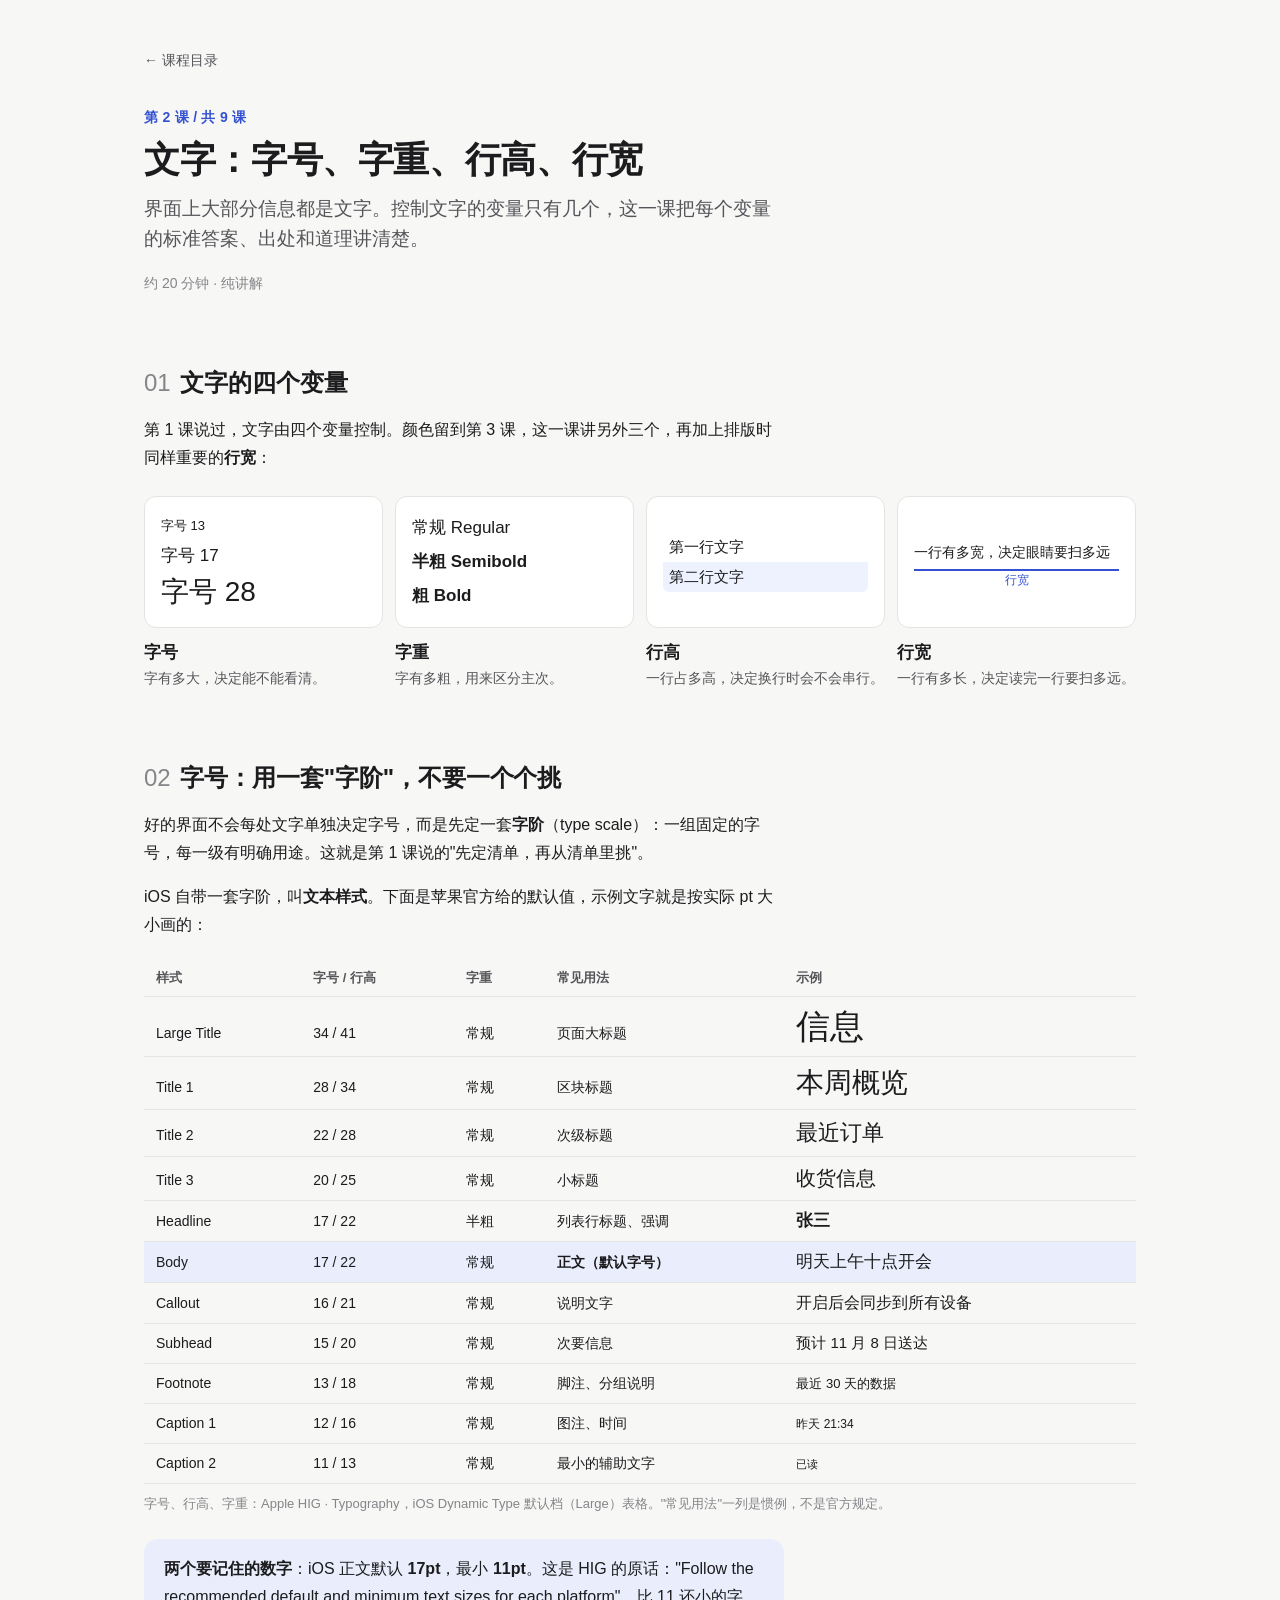
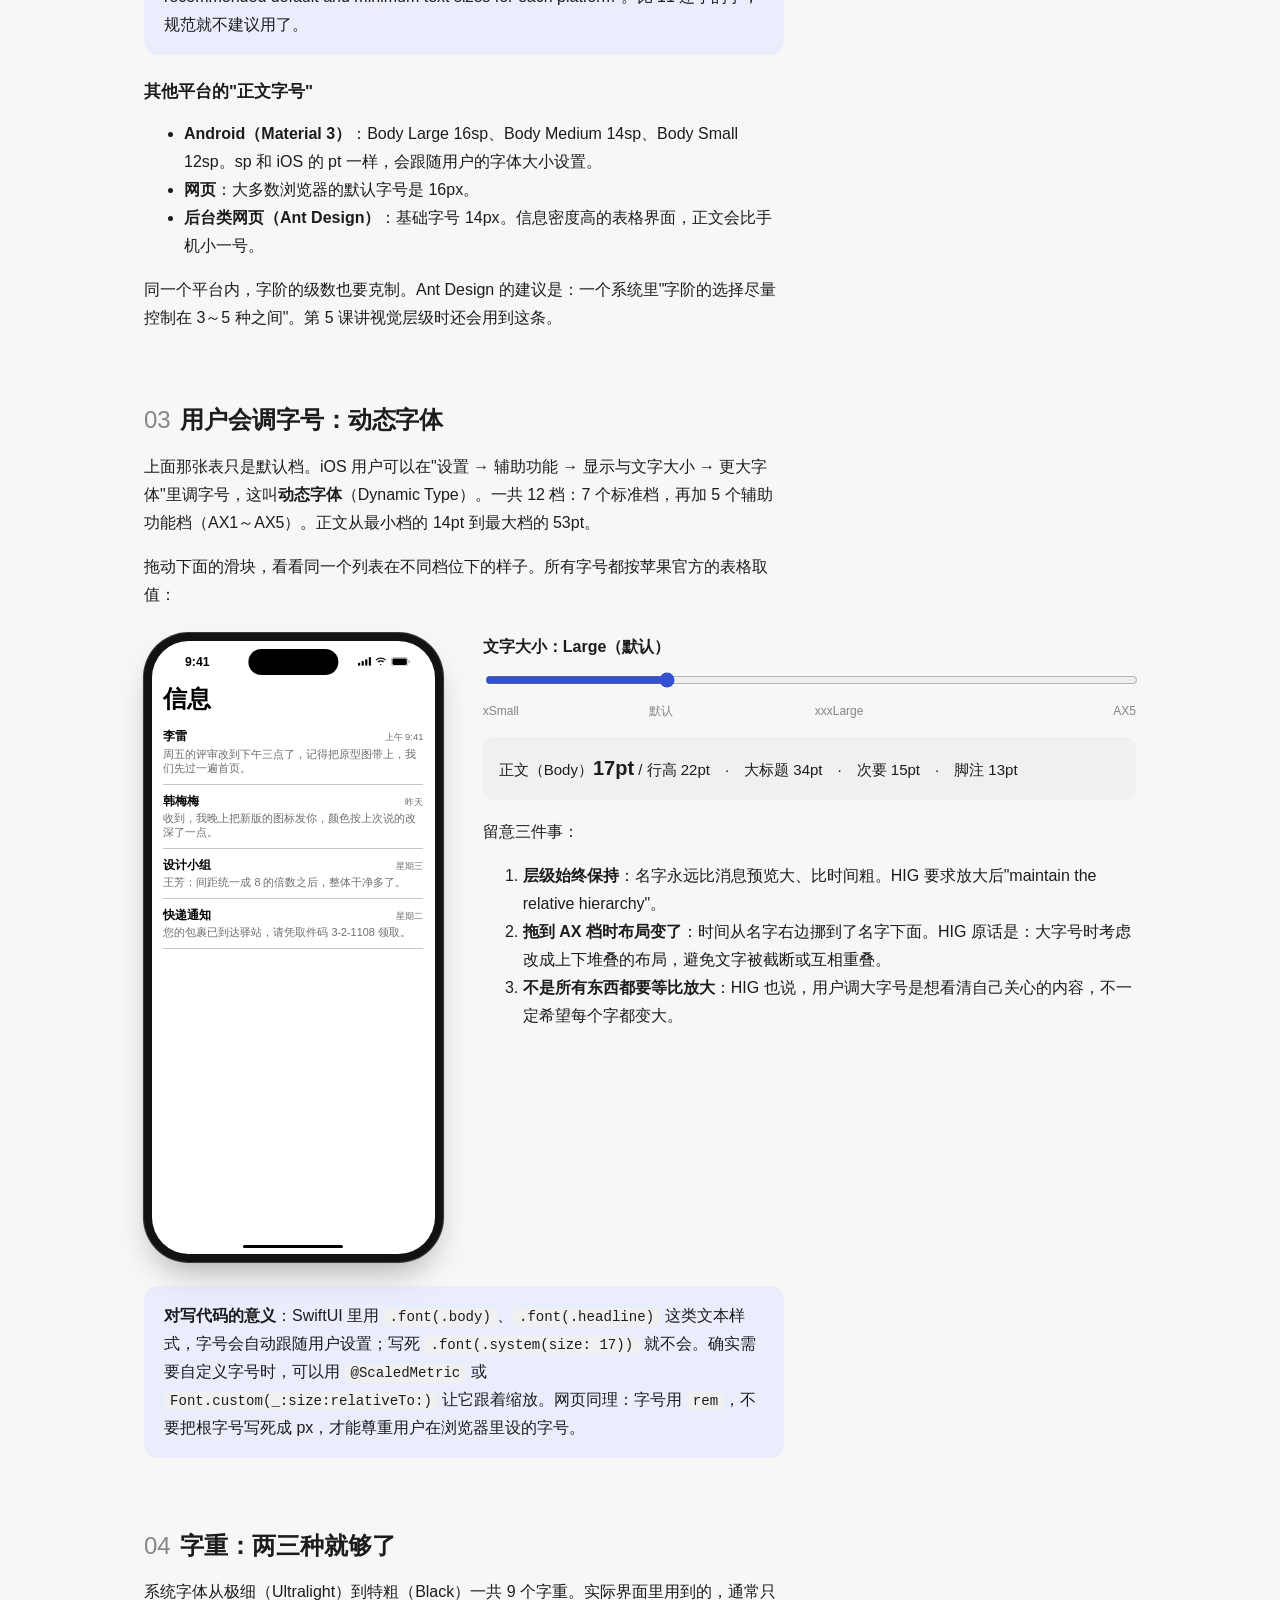
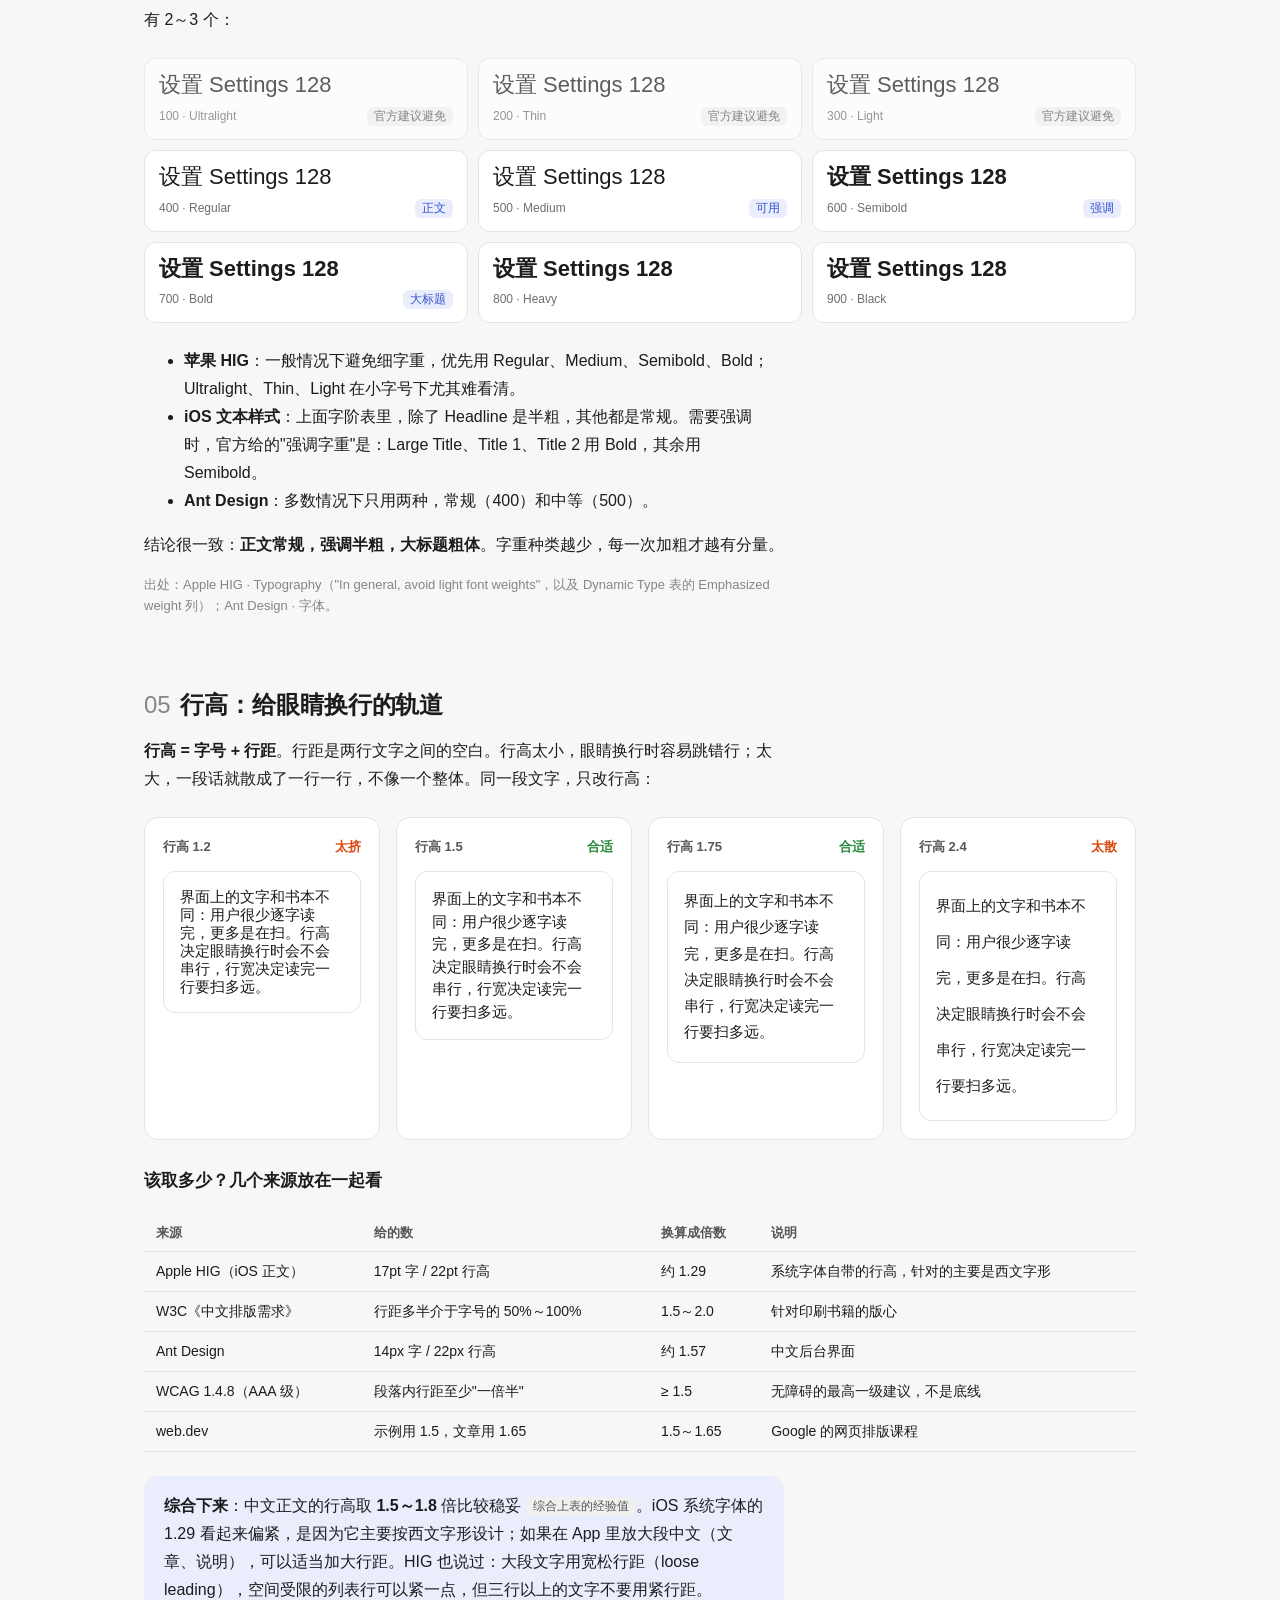
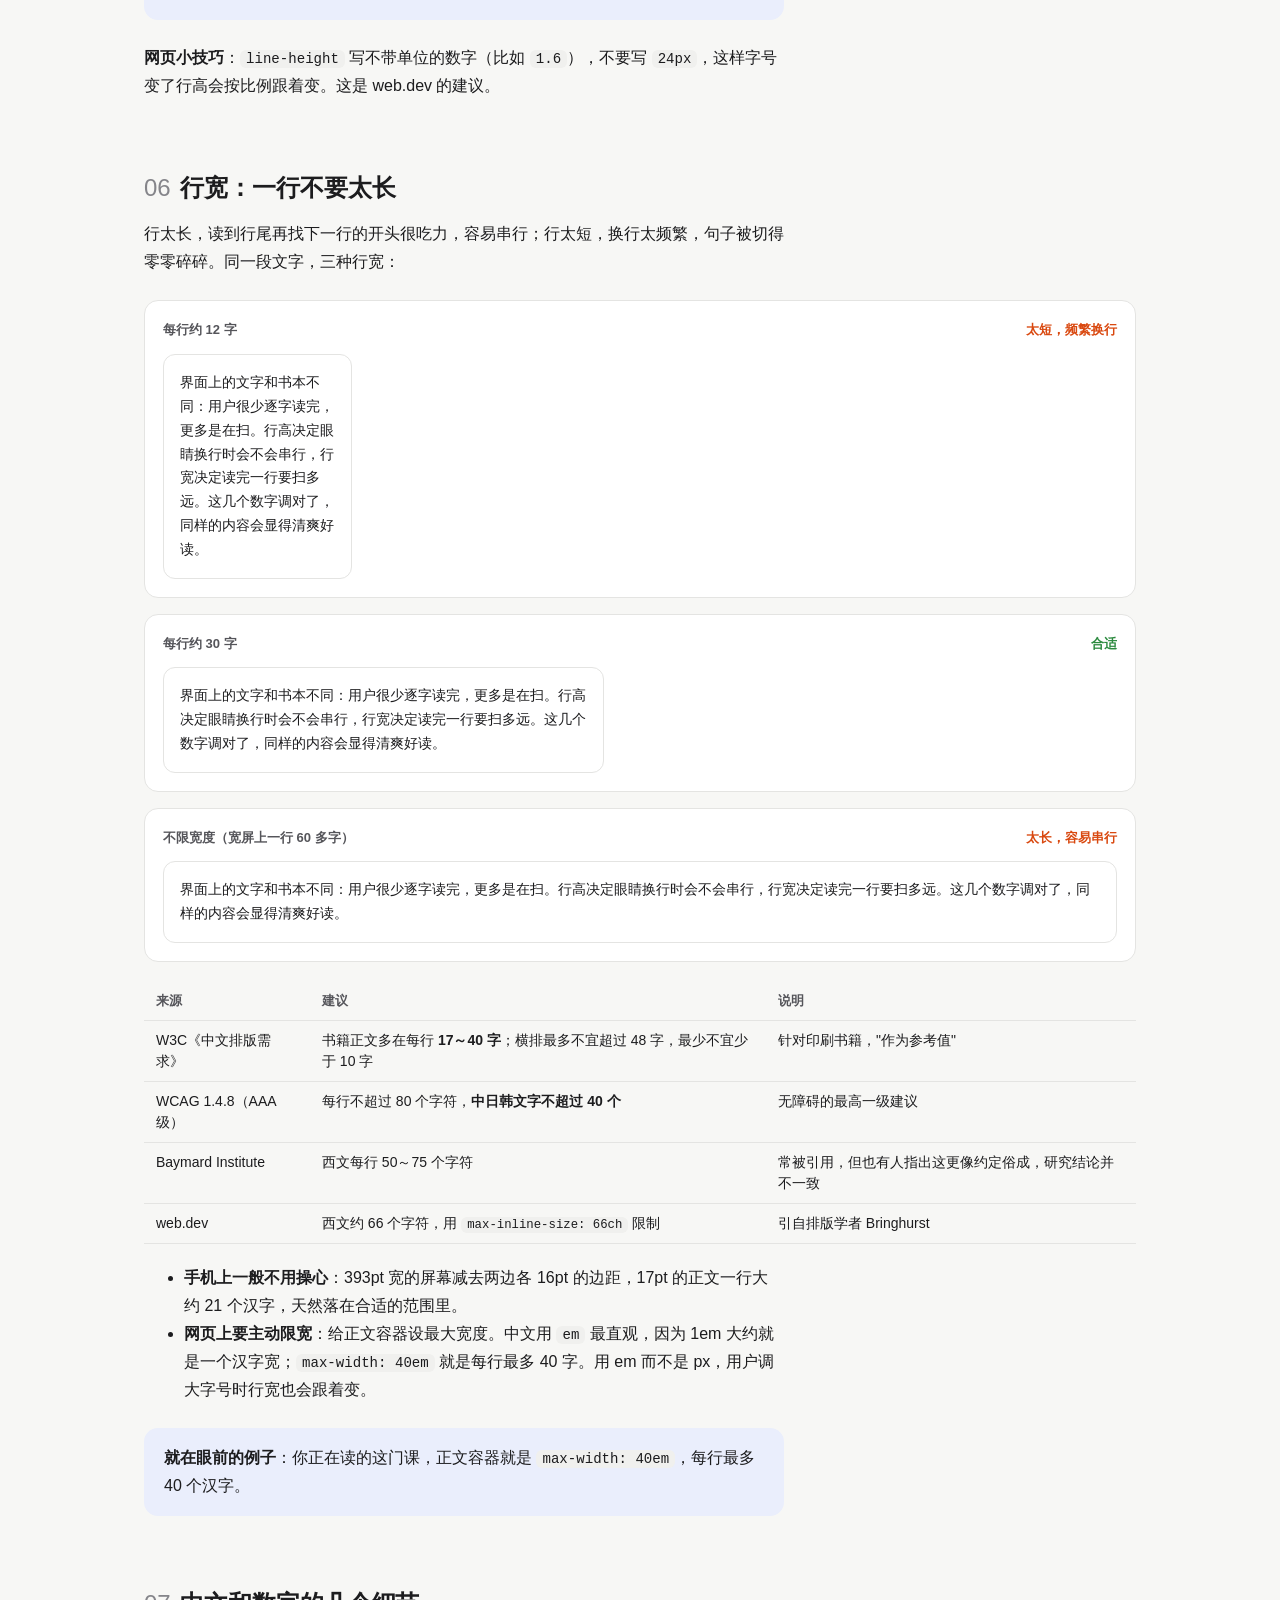
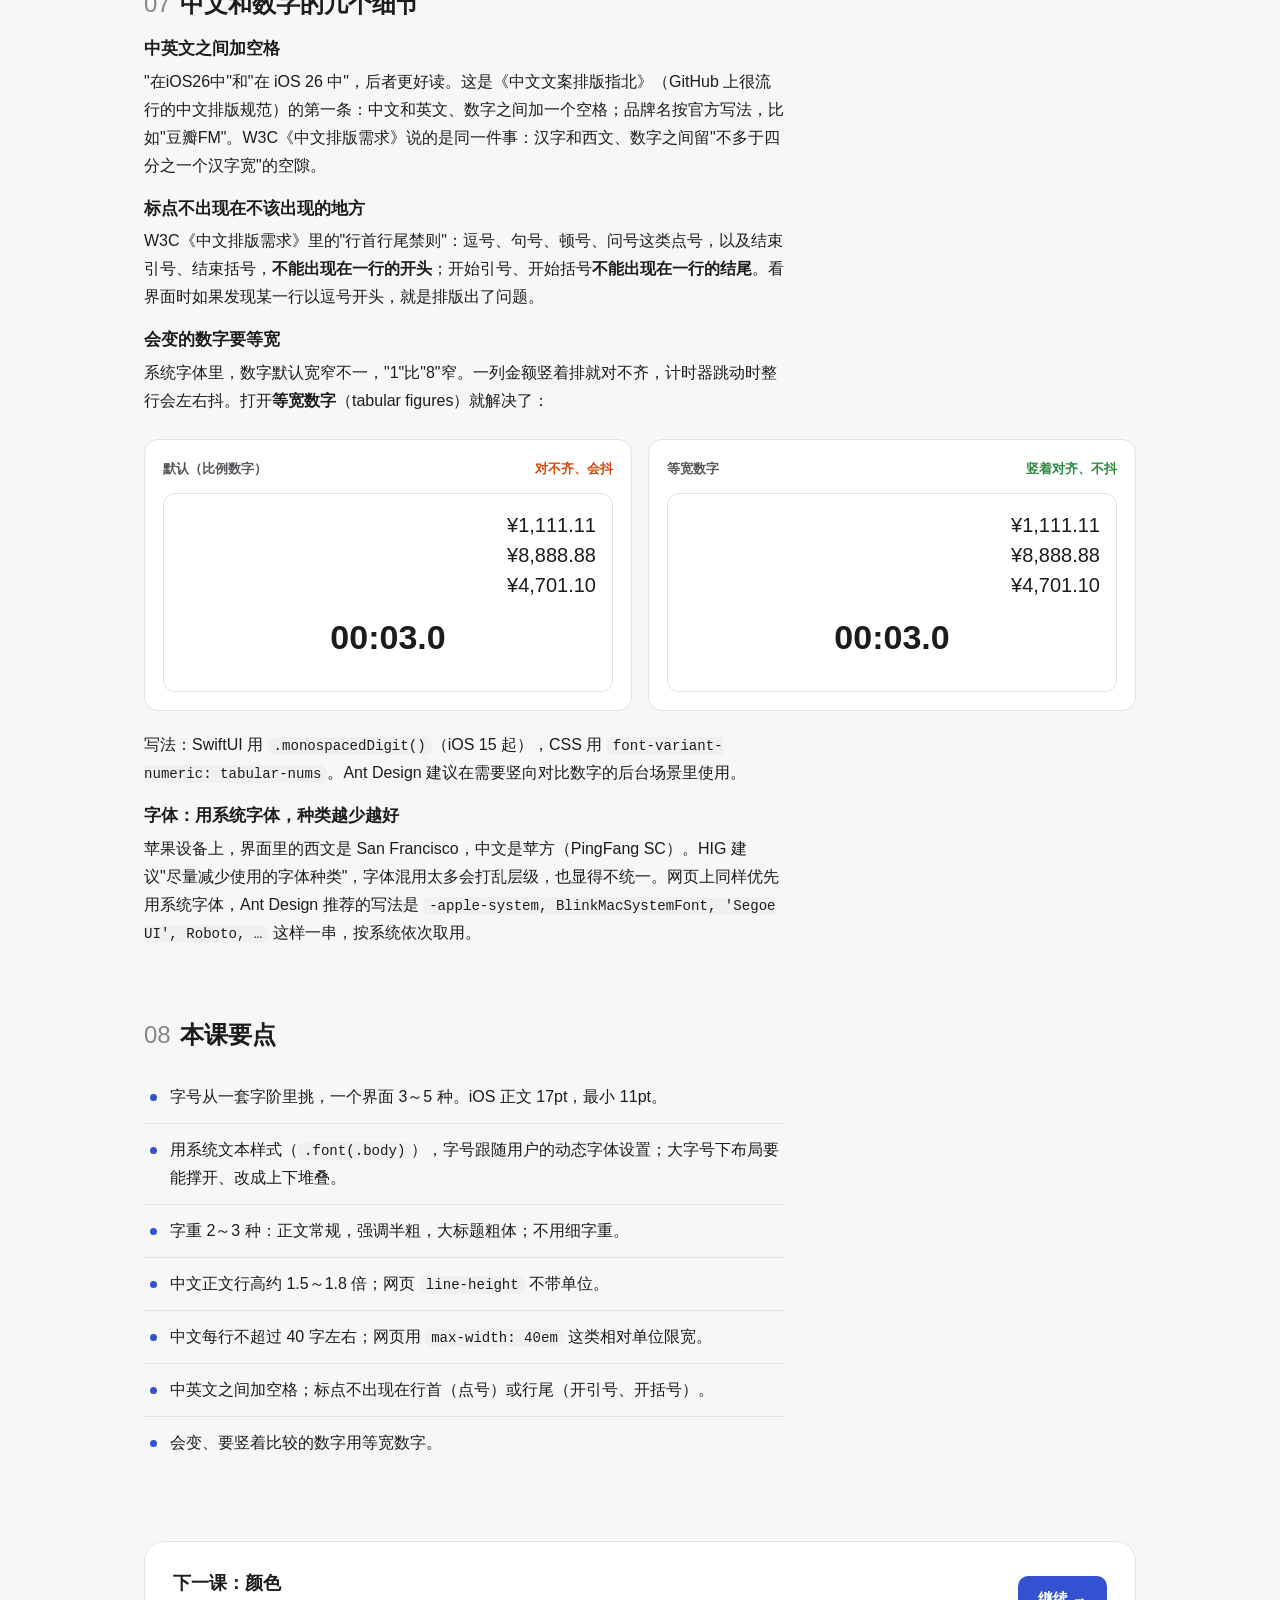
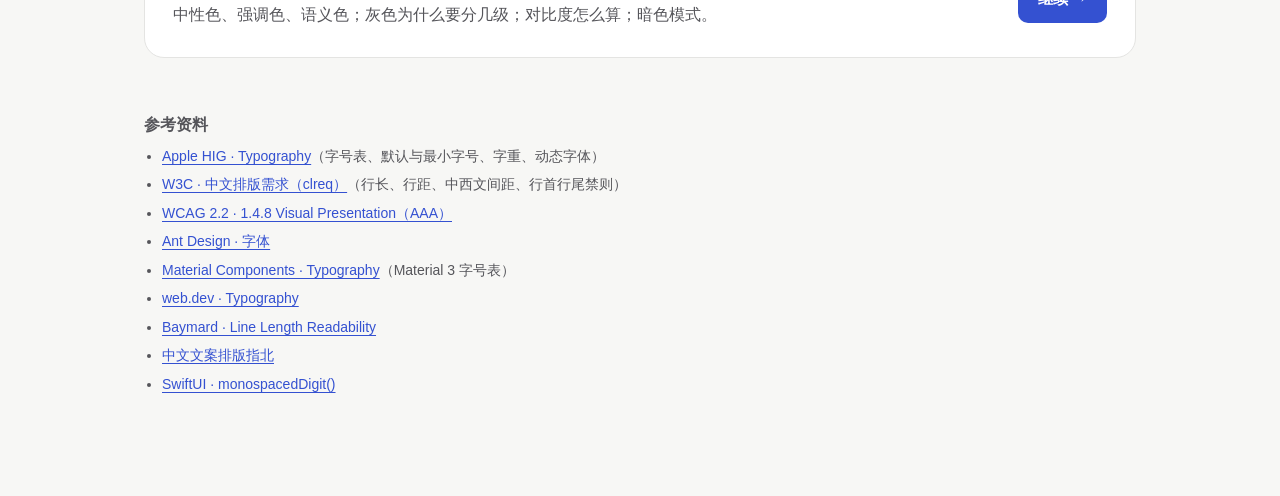
<file: lessons/02-type/index.html>
<!doctype html>
<html lang="zh-CN">
<head>
<meta charset="utf-8">
<meta name="viewport" content="width=device-width, initial-scale=1">
<title>第 2 课 · 文字</title>
<link rel="stylesheet" href="../../assets/lesson.css">
<style>
  /* 01 四个变量 */
  .vars { display: grid; grid-template-columns: repeat(4, minmax(0, 1fr)); gap: 12px; margin-top: 24px; }
  .var .paper { height: 132px; display: flex; flex-direction: column; justify-content: center; gap: 4px; overflow: hidden; }
  .var h3 { margin: 12px 0 2px; }
  .var p { font-size: 14px; color: var(--text-2); margin: 0; line-height: 1.65; }
  .lh-box { font-size: 15px; line-height: 2; background: repeating-linear-gradient(#fff 0 30px, #eef2ff 30px 60px); padding: 0 6px; border-radius: 6px; }
  .measure-line { font-size: 14px; white-space: nowrap; border-bottom: 2px solid #3451d1; padding-bottom: 4px; position: relative; }
  .measure-line::after { content: "行宽"; position: absolute; left: 50%; bottom: -22px; transform: translateX(-50%); font-size: 12px; color: #3451d1; }

  /* 02 字阶样张 */
  .specimen td.ex { font-family: -apple-system, BlinkMacSystemFont, "SF Pro Text", "PingFang SC", sans-serif; color: var(--text); white-space: nowrap; }

  /* 03 动态字体演示 */
  .dt { display: grid; grid-template-columns: auto minmax(0, 1fr); gap: 40px; align-items: start; margin-top: 24px; }
  .dt .device { --device-zoom: 0.72; zoom: var(--device-zoom); }
  .dt-screen { background: #fff; font-family: -apple-system, BlinkMacSystemFont, "SF Pro Text", "PingFang SC", sans-serif; color: #000; }
  .dt-title { font-size: var(--lt); line-height: var(--lt-lh); font-weight: 700; padding: 6px 16px 10px; }
  .dt-list { padding: 0 16px; overflow: hidden; }
  .dt-row { padding: 12px 0; border-bottom: 0.5px solid rgba(60,60,67,.29); }
  .dt-top { display: flex; justify-content: space-between; align-items: baseline; gap: 10px; }
  .dt-name { font-size: var(--hl); line-height: var(--hl-lh); font-weight: 600; min-width: 0; }
  .dt-time { font-size: var(--fn); line-height: var(--fn-lh); color: #6e6e73; white-space: nowrap; }
  .dt-msg { font-size: var(--sh); line-height: var(--sh-lh); color: #6e6e73; margin-top: 2px; display: -webkit-box; -webkit-line-clamp: 2; -webkit-box-orient: vertical; overflow: hidden; }
  .dt-screen.stacked .dt-top { flex-direction: column; align-items: flex-start; gap: 2px; }
  .dt-panel label { display: block; font-weight: 600; margin-bottom: 8px; }
  .dt-panel input[type=range] { width: 100%; accent-color: var(--accent); }
  /* 刻度按真实档位定位：第 i 档在 i/11 处 */
  .dt-ticks { position: relative; height: 18px; font-size: 12px; color: var(--text-3); margin-top: 4px; }
  .dt-ticks span { position: absolute; left: calc(var(--i) / 11 * 100%); transform: translateX(-50%); white-space: nowrap; }
  .dt-ticks span:first-child { transform: none; }
  .dt-ticks span:last-child { transform: translateX(-100%); }
  .dt-read { margin: 18px 0; padding: 14px 16px; background: var(--surface-2); border-radius: 12px; font-size: 15px; font-variant-numeric: tabular-nums; }
  .dt-read b { font-size: 20px; }

  /* 04 字重 */
  .weights { display: grid; grid-template-columns: repeat(3, minmax(0, 1fr)); gap: 10px; margin-top: 24px; }
  .wt { background: #fff; border: 1px solid var(--line); border-radius: 12px; padding: 12px 14px; color: #1c1c1e; font-family: -apple-system, BlinkMacSystemFont, "SF Pro Text", "PingFang SC", sans-serif; }
  .wt .s { font-size: 22px; line-height: 1.3; }
  .wt .n { display: flex; justify-content: space-between; align-items: center; font-size: 12px; color: #6e6e73; margin-top: 6px; font-weight: 400; }
  .wt.avoid { opacity: .7; }

  /* 05 行高 / 06 行宽 */
  .para { font-size: 15px; color: #1c1c1e; margin: 0; }
  .widths { display: grid; gap: 16px; margin-top: 24px; }
  .widths .para { font-size: 14px; line-height: 1.7; }

  /* 07 数字 */
  .nums { font-size: 20px; line-height: 1.5; text-align: right; font-family: -apple-system, BlinkMacSystemFont, "SF Pro Text", sans-serif; }
  .nums.tab { font-variant-numeric: tabular-nums; }
  .timer { font-size: 34px; font-weight: 600; text-align: center; font-family: -apple-system, BlinkMacSystemFont, "SF Pro Text", sans-serif; padding: 8px 0; }
  .timer.tab { font-variant-numeric: tabular-nums; }


  @media (max-width: 860px) {
    .vars { grid-template-columns: repeat(2, minmax(0, 1fr)); }
    .dt { grid-template-columns: minmax(0, 1fr); justify-items: center; }
    .dt-panel { justify-self: stretch; }
    .weights { grid-template-columns: repeat(2, minmax(0, 1fr)); }
  }
  @media (max-width: 600px) {
    .dt .device { --device-zoom: 0.66; }
  }
</style>
</head>
<body>
<main class="page">

  <nav class="crumb"><a href="../../index.html">← 课程目录</a></nav>

  <header class="prose">
    <p class="eyebrow">第 2 课 / 共 9 课</p>
    <h1>文字：字号、字重、行高、行宽</h1>
    <p class="lead">界面上大部分信息都是文字。控制文字的变量只有几个，这一课把每个变量的标准答案、出处和道理讲清楚。</p>
    <p class="meta">约 20 分钟 · 纯讲解</p>
  </header>

  <!-- 01 -->
  <section>
    <div class="prose">
      <h2><span class="num">01</span>文字的四个变量</h2>
      <p>第 1 课说过，文字由四个变量控制。颜色留到第 3 课，这一课讲另外三个，再加上排版时同样重要的<b>行宽</b>：</p>
    </div>
    <div class="vars">
      <div class="var">
        <div class="paper"><span style="font-size:13px">字号 13</span><span style="font-size:17px">字号 17</span><span style="font-size:28px;line-height:1.2">字号 28</span></div>
        <h3>字号</h3><p>字有多大，决定能不能看清。</p>
      </div>
      <div class="var">
        <div class="paper"><span style="font-size:17px;font-weight:400">常规 Regular</span><span style="font-size:17px;font-weight:600">半粗 Semibold</span><span style="font-size:17px;font-weight:700">粗 Bold</span></div>
        <h3>字重</h3><p>字有多粗，用来区分主次。</p>
      </div>
      <div class="var">
        <div class="paper"><div class="lh-box">第一行文字<br>第二行文字</div></div>
        <h3>行高</h3><p>一行占多高，决定换行时会不会串行。</p>
      </div>
      <div class="var">
        <div class="paper" style="padding-bottom:28px"><div class="measure-line">一行有多宽，决定眼睛要扫多远</div></div>
        <h3>行宽</h3><p>一行有多长，决定读完一行要扫多远。</p>
      </div>
    </div>
  </section>

  <!-- 02 -->
  <section>
    <div class="prose">
      <h2><span class="num">02</span>字号：用一套"字阶"，不要一个个挑</h2>
      <p>好的界面不会每处文字单独决定字号，而是先定一套<b>字阶</b>（type scale）：一组固定的字号，每一级有明确用途。这就是第 1 课说的"先定清单，再从清单里挑"。</p>
      <p>iOS 自带一套字阶，叫<b>文本样式</b>。下面是苹果官方给的默认值，示例文字就是按实际 pt 大小画的：</p>
    </div>
    <div class="spec-wrap">
      <table class="spec specimen">
        <thead><tr><th>样式</th><th>字号 / 行高</th><th>字重</th><th>常见用法</th><th>示例</th></tr></thead>
        <tbody>
          <tr><td>Large Title</td><td class="num">34 / 41</td><td>常规</td><td>页面大标题</td><td class="ex" style="font-size:34px;line-height:41px">信息</td></tr>
          <tr><td>Title 1</td><td class="num">28 / 34</td><td>常规</td><td>区块标题</td><td class="ex" style="font-size:28px;line-height:34px">本周概览</td></tr>
          <tr><td>Title 2</td><td class="num">22 / 28</td><td>常规</td><td>次级标题</td><td class="ex" style="font-size:22px;line-height:28px">最近订单</td></tr>
          <tr><td>Title 3</td><td class="num">20 / 25</td><td>常规</td><td>小标题</td><td class="ex" style="font-size:20px;line-height:25px">收货信息</td></tr>
          <tr><td>Headline</td><td class="num">17 / 22</td><td>半粗</td><td>列表行标题、强调</td><td class="ex" style="font-size:17px;line-height:22px;font-weight:600">张三</td></tr>
          <tr class="hl"><td>Body</td><td class="num">17 / 22</td><td>常规</td><td><b>正文（默认字号）</b></td><td class="ex" style="font-size:17px;line-height:22px">明天上午十点开会</td></tr>
          <tr><td>Callout</td><td class="num">16 / 21</td><td>常规</td><td>说明文字</td><td class="ex" style="font-size:16px;line-height:21px">开启后会同步到所有设备</td></tr>
          <tr><td>Subhead</td><td class="num">15 / 20</td><td>常规</td><td>次要信息</td><td class="ex" style="font-size:15px;line-height:20px">预计 11 月 8 日送达</td></tr>
          <tr><td>Footnote</td><td class="num">13 / 18</td><td>常规</td><td>脚注、分组说明</td><td class="ex" style="font-size:13px;line-height:18px">最近 30 天的数据</td></tr>
          <tr><td>Caption 1</td><td class="num">12 / 16</td><td>常规</td><td>图注、时间</td><td class="ex" style="font-size:12px;line-height:16px">昨天 21:34</td></tr>
          <tr><td>Caption 2</td><td class="num">11 / 13</td><td>常规</td><td>最小的辅助文字</td><td class="ex" style="font-size:11px;line-height:13px">已读</td></tr>
        </tbody>
      </table>
    </div>
    <p class="cite">字号、行高、字重：Apple HIG · Typography，iOS Dynamic Type 默认档（Large）表格。"常见用法"一列是惯例，不是官方规定。</p>
    <div class="prose">
      <div class="callout">
        <p><b>两个要记住的数字</b>：iOS 正文默认 <b>17pt</b>，最小 <b>11pt</b>。这是 HIG 的原话："Follow the recommended default and minimum text sizes for each platform"。比 11 还小的字，规范就不建议用了。</p>
      </div>
      <h3>其他平台的"正文字号"</h3>
      <ul>
        <li><b>Android（Material 3）</b>：Body Large 16sp、Body Medium 14sp、Body Small 12sp。sp 和 iOS 的 pt 一样，会跟随用户的字体大小设置。</li>
        <li><b>网页</b>：大多数浏览器的默认字号是 16px。</li>
        <li><b>后台类网页（Ant Design）</b>：基础字号 14px。信息密度高的表格界面，正文会比手机小一号。</li>
      </ul>
      <p>同一个平台内，字阶的级数也要克制。Ant Design 的建议是：一个系统里"字阶的选择尽量控制在 3～5 种之间"。第 5 课讲视觉层级时还会用到这条。</p>
    </div>
  </section>

  <!-- 03 -->
  <section>
    <div class="prose">
      <h2><span class="num">03</span>用户会调字号：动态字体</h2>
      <p>上面那张表只是默认档。iOS 用户可以在"设置 → 辅助功能 → 显示与文字大小 → 更大字体"里调字号，这叫<b>动态字体</b>（Dynamic Type）。一共 12 档：7 个标准档，再加 5 个辅助功能档（AX1～AX5）。正文从最小档的 14pt 到最大档的 53pt。</p>
      <p>拖动下面的滑块，看看同一个列表在不同档位下的样子。所有字号都按苹果官方的表格取值：</p>
    </div>
    <div class="dt">
      <div class="device"><div class="screen dt-screen" id="dt-screen">
        <div class="statusbar" data-ignore><span>9:41</span><span class="island"></span><span class="icons"></span></div>
        <div class="dt-title">信息</div>
        <div class="dt-list">
          <div class="dt-row"><div class="dt-top"><span class="dt-name">李雷</span><span class="dt-time">上午 9:41</span></div><div class="dt-msg">周五的评审改到下午三点了，记得把原型图带上，我们先过一遍首页。</div></div>
          <div class="dt-row"><div class="dt-top"><span class="dt-name">韩梅梅</span><span class="dt-time">昨天</span></div><div class="dt-msg">收到，我晚上把新版的图标发你，颜色按上次说的改深了一点。</div></div>
          <div class="dt-row"><div class="dt-top"><span class="dt-name">设计小组</span><span class="dt-time">星期三</span></div><div class="dt-msg">王芳：间距统一成 8 的倍数之后，整体干净多了。</div></div>
          <div class="dt-row"><div class="dt-top"><span class="dt-name">快递通知</span><span class="dt-time">星期二</span></div><div class="dt-msg">您的包裹已到达驿站，请凭取件码 3-2-1108 领取。</div></div>
        </div>
        <div class="home-indicator"></div>
      </div></div>
      <div class="dt-panel">
        <label for="dt-range">文字大小：<span id="dt-name">Large（默认）</span></label>
        <input type="range" id="dt-range" min="0" max="11" step="1" value="3">
        <div class="dt-ticks"><span style="--i:0">xSmall</span><span style="--i:3">默认</span><span style="--i:6">xxxLarge</span><span style="--i:11">AX5</span></div>
        <div class="dt-read" id="dt-read"></div>
        <p>留意三件事：</p>
        <ol>
          <li><b>层级始终保持</b>：名字永远比消息预览大、比时间粗。HIG 要求放大后"maintain the relative hierarchy"。</li>
          <li><b>拖到 AX 档时布局变了</b>：时间从名字右边挪到了名字下面。HIG 原话是：大字号时考虑改成上下堆叠的布局，避免文字被截断或互相重叠。</li>
          <li><b>不是所有东西都要等比放大</b>：HIG 也说，用户调大字号是想看清自己关心的内容，不一定希望每个字都变大。</li>
        </ol>
      </div>
    </div>
    <div class="prose">
      <div class="callout">
        <p><b>对写代码的意义</b>：SwiftUI 里用 <code>.font(.body)</code>、<code>.font(.headline)</code> 这类文本样式，字号会自动跟随用户设置；写死 <code>.font(.system(size: 17))</code> 就不会。确实需要自定义字号时，可以用 <code>@ScaledMetric</code> 或 <code>Font.custom(_:size:relativeTo:)</code> 让它跟着缩放。网页同理：字号用 <code>rem</code>，不要把根字号写死成 px，才能尊重用户在浏览器里设的字号。</p>
      </div>
    </div>
  </section>

  <!-- 04 -->
  <section>
    <div class="prose">
      <h2><span class="num">04</span>字重：两三种就够了</h2>
      <p>系统字体从极细（Ultralight）到特粗（Black）一共 9 个字重。实际界面里用到的，通常只有 2～3 个：</p>
    </div>
    <div class="weights">
      <div class="wt avoid"><div class="s" style="font-weight:100">设置 Settings 128</div><div class="n"><span>100 · Ultralight</span><span class="tag exp">官方建议避免</span></div></div>
      <div class="wt avoid"><div class="s" style="font-weight:200">设置 Settings 128</div><div class="n"><span>200 · Thin</span><span class="tag exp">官方建议避免</span></div></div>
      <div class="wt avoid"><div class="s" style="font-weight:300">设置 Settings 128</div><div class="n"><span>300 · Light</span><span class="tag exp">官方建议避免</span></div></div>
      <div class="wt"><div class="s" style="font-weight:400">设置 Settings 128</div><div class="n"><span>400 · Regular</span><span class="tag std">正文</span></div></div>
      <div class="wt"><div class="s" style="font-weight:500">设置 Settings 128</div><div class="n"><span>500 · Medium</span><span class="tag std">可用</span></div></div>
      <div class="wt"><div class="s" style="font-weight:600">设置 Settings 128</div><div class="n"><span>600 · Semibold</span><span class="tag std">强调</span></div></div>
      <div class="wt"><div class="s" style="font-weight:700">设置 Settings 128</div><div class="n"><span>700 · Bold</span><span class="tag std">大标题</span></div></div>
      <div class="wt"><div class="s" style="font-weight:800">设置 Settings 128</div><div class="n"><span>800 · Heavy</span></div></div>
      <div class="wt"><div class="s" style="font-weight:900">设置 Settings 128</div><div class="n"><span>900 · Black</span></div></div>
    </div>
    <div class="prose" style="margin-top:24px">
      <ul>
        <li><b>苹果 HIG</b>：一般情况下避免细字重，优先用 Regular、Medium、Semibold、Bold；Ultralight、Thin、Light 在小字号下尤其难看清。</li>
        <li><b>iOS 文本样式</b>：上面字阶表里，除了 Headline 是半粗，其他都是常规。需要强调时，官方给的"强调字重"是：Large Title、Title 1、Title 2 用 Bold，其余用 Semibold。</li>
        <li><b>Ant Design</b>：多数情况下只用两种，常规（400）和中等（500）。</li>
      </ul>
      <p>结论很一致：<b>正文常规，强调半粗，大标题粗体</b>。字重种类越少，每一次加粗才越有分量。</p>
      <p class="cite">出处：Apple HIG · Typography（"In general, avoid light font weights"，以及 Dynamic Type 表的 Emphasized weight 列）；Ant Design · 字体。</p>
    </div>
  </section>

  <!-- 05 -->
  <section>
    <div class="prose">
      <h2><span class="num">05</span>行高：给眼睛换行的轨道</h2>
      <p><b>行高 = 字号 + 行距</b>。行距是两行文字之间的空白。行高太小，眼睛换行时容易跳错行；太大，一段话就散成了一行一行，不像一个整体。同一段文字，只改行高：</p>
    </div>
    <div class="samples" style="--cols:4">
      <div class="sample"><div class="cap"><span>行高 1.2</span><span class="verdict no">太挤</span></div><p class="para paper" style="line-height:1.2">界面上的文字和书本不同：用户很少逐字读完，更多是在扫。行高决定眼睛换行时会不会串行，行宽决定读完一行要扫多远。</p></div>
      <div class="sample"><div class="cap"><span>行高 1.5</span><span class="verdict ok">合适</span></div><p class="para paper" style="line-height:1.5">界面上的文字和书本不同：用户很少逐字读完，更多是在扫。行高决定眼睛换行时会不会串行，行宽决定读完一行要扫多远。</p></div>
      <div class="sample"><div class="cap"><span>行高 1.75</span><span class="verdict ok">合适</span></div><p class="para paper" style="line-height:1.75">界面上的文字和书本不同：用户很少逐字读完，更多是在扫。行高决定眼睛换行时会不会串行，行宽决定读完一行要扫多远。</p></div>
      <div class="sample"><div class="cap"><span>行高 2.4</span><span class="verdict no">太散</span></div><p class="para paper" style="line-height:2.4">界面上的文字和书本不同：用户很少逐字读完，更多是在扫。行高决定眼睛换行时会不会串行，行宽决定读完一行要扫多远。</p></div>
    </div>
    <div class="prose" style="margin-top:28px">
      <h3>该取多少？几个来源放在一起看</h3>
    </div>
    <div class="spec-wrap">
      <table class="spec">
        <thead><tr><th>来源</th><th>给的数</th><th>换算成倍数</th><th>说明</th></tr></thead>
        <tbody>
          <tr><td>Apple HIG（iOS 正文）</td><td class="num">17pt 字 / 22pt 行高</td><td class="num">约 1.29</td><td>系统字体自带的行高，针对的主要是西文字形</td></tr>
          <tr><td>W3C《中文排版需求》</td><td>行距多半介于字号的 50%～100%</td><td class="num">1.5～2.0</td><td>针对印刷书籍的版心</td></tr>
          <tr><td>Ant Design</td><td class="num">14px 字 / 22px 行高</td><td class="num">约 1.57</td><td>中文后台界面</td></tr>
          <tr><td>WCAG 1.4.8（AAA 级）</td><td>段落内行距至少"一倍半"</td><td class="num">≥ 1.5</td><td>无障碍的最高一级建议，不是底线</td></tr>
          <tr><td>web.dev</td><td>示例用 1.5，文章用 1.65</td><td class="num">1.5～1.65</td><td>Google 的网页排版课程</td></tr>
        </tbody>
      </table>
    </div>
    <div class="prose">
      <div class="callout">
        <p><b>综合下来</b>：中文正文的行高取 <b>1.5～1.8</b> 倍比较稳妥 <span class="tag exp">综合上表的经验值</span>。iOS 系统字体的 1.29 看起来偏紧，是因为它主要按西文字形设计；如果在 App 里放大段中文（文章、说明），可以适当加大行距。HIG 也说过：大段文字用宽松行距（loose leading），空间受限的列表行可以紧一点，但三行以上的文字不要用紧行距。</p>
      </div>
      <p><b>网页小技巧</b>：<code>line-height</code> 写不带单位的数字（比如 <code>1.6</code>），不要写 <code>24px</code>，这样字号变了行高会按比例跟着变。这是 web.dev 的建议。</p>
    </div>
  </section>

  <!-- 06 -->
  <section>
    <div class="prose">
      <h2><span class="num">06</span>行宽：一行不要太长</h2>
      <p>行太长，读到行尾再找下一行的开头很吃力，容易串行；行太短，换行太频繁，句子被切得零零碎碎。同一段文字，三种行宽：</p>
    </div>
    <div class="widths">
      <div class="sample"><div class="cap"><span>每行约 12 字</span><span class="verdict no">太短，频繁换行</span></div><p class="para paper" style="max-width:13.5em">界面上的文字和书本不同：用户很少逐字读完，更多是在扫。行高决定眼睛换行时会不会串行，行宽决定读完一行要扫多远。这几个数字调对了，同样的内容会显得清爽好读。</p></div>
      <div class="sample"><div class="cap"><span>每行约 30 字</span><span class="verdict ok">合适</span></div><p class="para paper" style="max-width:31.5em">界面上的文字和书本不同：用户很少逐字读完，更多是在扫。行高决定眼睛换行时会不会串行，行宽决定读完一行要扫多远。这几个数字调对了，同样的内容会显得清爽好读。</p></div>
      <div class="sample"><div class="cap"><span>不限宽度（宽屏上一行 60 多字）</span><span class="verdict no">太长，容易串行</span></div><p class="para paper">界面上的文字和书本不同：用户很少逐字读完，更多是在扫。行高决定眼睛换行时会不会串行，行宽决定读完一行要扫多远。这几个数字调对了，同样的内容会显得清爽好读。</p></div>
    </div>
    <div class="spec-wrap">
      <table class="spec">
        <thead><tr><th>来源</th><th>建议</th><th>说明</th></tr></thead>
        <tbody>
          <tr><td>W3C《中文排版需求》</td><td>书籍正文多在每行 <b>17～40 字</b>；横排最多不宜超过 48 字，最少不宜少于 10 字</td><td>针对印刷书籍，"作为参考值"</td></tr>
          <tr><td>WCAG 1.4.8（AAA 级）</td><td>每行不超过 80 个字符，<b>中日韩文字不超过 40 个</b></td><td>无障碍的最高一级建议</td></tr>
          <tr><td>Baymard Institute</td><td>西文每行 50～75 个字符</td><td>常被引用，但也有人指出这更像约定俗成，研究结论并不一致</td></tr>
          <tr><td>web.dev</td><td>西文约 66 个字符，用 <code>max-inline-size: 66ch</code> 限制</td><td>引自排版学者 Bringhurst</td></tr>
        </tbody>
      </table>
    </div>
    <div class="prose">
      <ul>
        <li><b>手机上一般不用操心</b>：393pt 宽的屏幕减去两边各 16pt 的边距，17pt 的正文一行大约 21 个汉字，天然落在合适的范围里。</li>
        <li><b>网页上要主动限宽</b>：给正文容器设最大宽度。中文用 <code>em</code> 最直观，因为 1em 大约就是一个汉字宽；<code>max-width: 40em</code> 就是每行最多 40 字。用 em 而不是 px，用户调大字号时行宽也会跟着变。</li>
      </ul>
      <div class="callout">
        <p><b>就在眼前的例子</b>：你正在读的这门课，正文容器就是 <code>max-width: 40em</code>，每行最多 40 个汉字。</p>
      </div>
    </div>
  </section>

  <!-- 07 -->
  <section>
    <div class="prose">
      <h2><span class="num">07</span>中文和数字的几个细节</h2>
      <h3>中英文之间加空格</h3>
      <p>"在iOS26中"和"在 iOS 26 中"，后者更好读。这是《中文文案排版指北》（GitHub 上很流行的中文排版规范）的第一条：中文和英文、数字之间加一个空格；品牌名按官方写法，比如"豆瓣FM"。W3C《中文排版需求》说的是同一件事：汉字和西文、数字之间留"不多于四分之一个汉字宽"的空隙。</p>
      <h3>标点不出现在不该出现的地方</h3>
      <p>W3C《中文排版需求》里的"行首行尾禁则"：逗号、句号、顿号、问号这类点号，以及结束引号、结束括号，<b>不能出现在一行的开头</b>；开始引号、开始括号<b>不能出现在一行的结尾</b>。看界面时如果发现某一行以逗号开头，就是排版出了问题。</p>
      <h3>会变的数字要等宽</h3>
      <p>系统字体里，数字默认宽窄不一，"1"比"8"窄。一列金额竖着排就对不齐，计时器跳动时整行会左右抖。打开<b>等宽数字</b>（tabular figures）就解决了：</p>
    </div>
    <div class="samples" style="--cols:2">
      <div class="sample"><div class="cap"><span>默认（比例数字）</span><span class="verdict no">对不齐、会抖</span></div>
        <div class="paper"><div class="nums">¥1,111.11<br>¥8,888.88<br>¥4,701.10</div><div class="timer" id="timer-a">00:00.0</div></div>
      </div>
      <div class="sample"><div class="cap"><span>等宽数字</span><span class="verdict ok">竖着对齐、不抖</span></div>
        <div class="paper"><div class="nums tab">¥1,111.11<br>¥8,888.88<br>¥4,701.10</div><div class="timer tab" id="timer-b">00:00.0</div></div>
      </div>
    </div>
    <div class="prose" style="margin-top:20px">
      <p>写法：SwiftUI 用 <code>.monospacedDigit()</code>（iOS 15 起），CSS 用 <code>font-variant-numeric: tabular-nums</code>。Ant Design 建议在需要竖向对比数字的后台场景里使用。</p>
      <h3>字体：用系统字体，种类越少越好</h3>
      <p>苹果设备上，界面里的西文是 San Francisco，中文是苹方（PingFang SC）。HIG 建议"尽量减少使用的字体种类"，字体混用太多会打乱层级，也显得不统一。网页上同样优先用系统字体，Ant Design 推荐的写法是 <code>-apple-system, BlinkMacSystemFont, 'Segoe UI', Roboto, …</code> 这样一串，按系统依次取用。</p>
    </div>
  </section>

  <!-- 08 -->
  <section class="prose">
    <h2><span class="num">08</span>本课要点</h2>
    <ul class="checklist">
      <li>字号从一套字阶里挑，一个界面 3～5 种。iOS 正文 17pt，最小 11pt。</li>
      <li>用系统文本样式（<code>.font(.body)</code>），字号跟随用户的动态字体设置；大字号下布局要能撑开、改成上下堆叠。</li>
      <li>字重 2～3 种：正文常规，强调半粗，大标题粗体；不用细字重。</li>
      <li>中文正文行高约 1.5～1.8 倍；网页 <code>line-height</code> 不带单位。</li>
      <li>中文每行不超过 40 字左右；网页用 <code>max-width: 40em</code> 这类相对单位限宽。</li>
      <li>中英文之间加空格；标点不出现在行首（点号）或行尾（开引号、开括号）。</li>
      <li>会变、要竖着比较的数字用等宽数字。</li>
    </ul>
  </section>

  <div class="next">
    <div>
      <h3>下一课：颜色</h3>
      <p>中性色、强调色、语义色；灰色为什么要分几级；对比度怎么算；暗色模式。</p>
    </div>
    <a class="btn-primary" href="../03-color/index.html">继续 →</a>
  </div>

  <footer class="refs">
    <h2>参考资料</h2>
    <ul>
      <li><a href="https://developer.apple.com/design/human-interface-guidelines/typography" target="_blank" rel="noopener">Apple HIG · Typography</a>（字号表、默认与最小字号、字重、动态字体）</li>
      <li><a href="https://www.w3.org/TR/clreq/" target="_blank" rel="noopener">W3C · 中文排版需求（clreq）</a>（行长、行距、中西文间距、行首行尾禁则）</li>
      <li><a href="https://www.w3.org/WAI/WCAG22/Understanding/visual-presentation.html" target="_blank" rel="noopener">WCAG 2.2 · 1.4.8 Visual Presentation（AAA）</a></li>
      <li><a href="https://ant.design/docs/spec/font-cn" target="_blank" rel="noopener">Ant Design · 字体</a></li>
      <li><a href="https://github.com/material-components/material-components-android/blob/master/docs/theming/Typography.md" target="_blank" rel="noopener">Material Components · Typography</a>（Material 3 字号表）</li>
      <li><a href="https://web.dev/learn/design/typography" target="_blank" rel="noopener">web.dev · Typography</a></li>
      <li><a href="https://baymard.com/blog/line-length-readability" target="_blank" rel="noopener">Baymard · Line Length Readability</a></li>
      <li><a href="https://github.com/sparanoid/chinese-copywriting-guidelines" target="_blank" rel="noopener">中文文案排版指北</a></li>
      <li><a href="https://developer.apple.com/documentation/swiftui/text/monospaceddigit()" target="_blank" rel="noopener">SwiftUI · monospacedDigit()</a></li>
    </ul>
  </footer>

</main>
<script src="../../assets/lesson.js"></script>
<script>
  // 03 动态字体：数值取自 Apple HIG 的 iOS Dynamic Type 表（字号/行高，单位 pt）
  (function () {
    const LEVELS = [
      ["xSmall", 31, 38, 14, 19, 12, 16, 12, 16],
      ["Small", 32, 39, 15, 20, 13, 18, 12, 16],
      ["Medium", 33, 40, 16, 21, 14, 19, 12, 16],
      ["Large（默认）", 34, 41, 17, 22, 15, 20, 13, 18],
      ["xLarge", 36, 43, 19, 24, 17, 22, 15, 20],
      ["xxLarge", 38, 46, 21, 26, 19, 24, 17, 22],
      ["xxxLarge", 40, 48, 23, 29, 21, 28, 19, 24],
      ["AX1", 44, 52, 28, 34, 25, 31, 23, 29],
      ["AX2", 48, 57, 33, 40, 30, 37, 27, 33],
      ["AX3", 52, 61, 40, 48, 36, 43, 33, 40],
      ["AX4", 56, 66, 47, 56, 42, 50, 38, 46],
      ["AX5", 60, 70, 53, 62, 49, 58, 44, 52],
    ];
    const screen = document.getElementById("dt-screen");
    const range = document.getElementById("dt-range");
    const nameEl = document.getElementById("dt-name");
    const read = document.getElementById("dt-read");
    function apply() {
      const [name, lt, ltl, hl, hll, sh, shl, fn, fnl] = LEVELS[Number(range.value)];
      const vars = { "--lt": lt, "--lt-lh": ltl, "--hl": hl, "--hl-lh": hll, "--sh": sh, "--sh-lh": shl, "--fn": fn, "--fn-lh": fnl };
      for (const [k, v] of Object.entries(vars)) screen.style.setProperty(k, v + "px");
      // 辅助功能档改成上下堆叠，避免名字和时间挤在一行
      screen.classList.toggle("stacked", Number(range.value) >= 7);
      nameEl.textContent = name;
      read.innerHTML = `正文（Body）<b>${hl}pt</b> / 行高 ${hll}pt　·　大标题 ${lt}pt　·　次要 ${sh}pt　·　脚注 ${fn}pt`;
    }
    range.addEventListener("input", apply);
    apply();
  })();

  // 07 计时器：同样的数字，比例数字会左右抖，等宽数字不会
  (function () {
    const a = document.getElementById("timer-a");
    const b = document.getElementById("timer-b");
    const start = Date.now();
    const fmt = (ms) => {
      const t = Math.floor(ms / 100);
      const s = Math.floor(t / 10) % 60;
      const m = Math.floor(t / 600);
      return `${String(m).padStart(2, "0")}:${String(s).padStart(2, "0")}.${t % 10}`;
    };
    setInterval(() => { const s = fmt(Date.now() - start); a.textContent = s; b.textContent = s; }, 100);
  })();
</script>
</body>
</html>
</file>
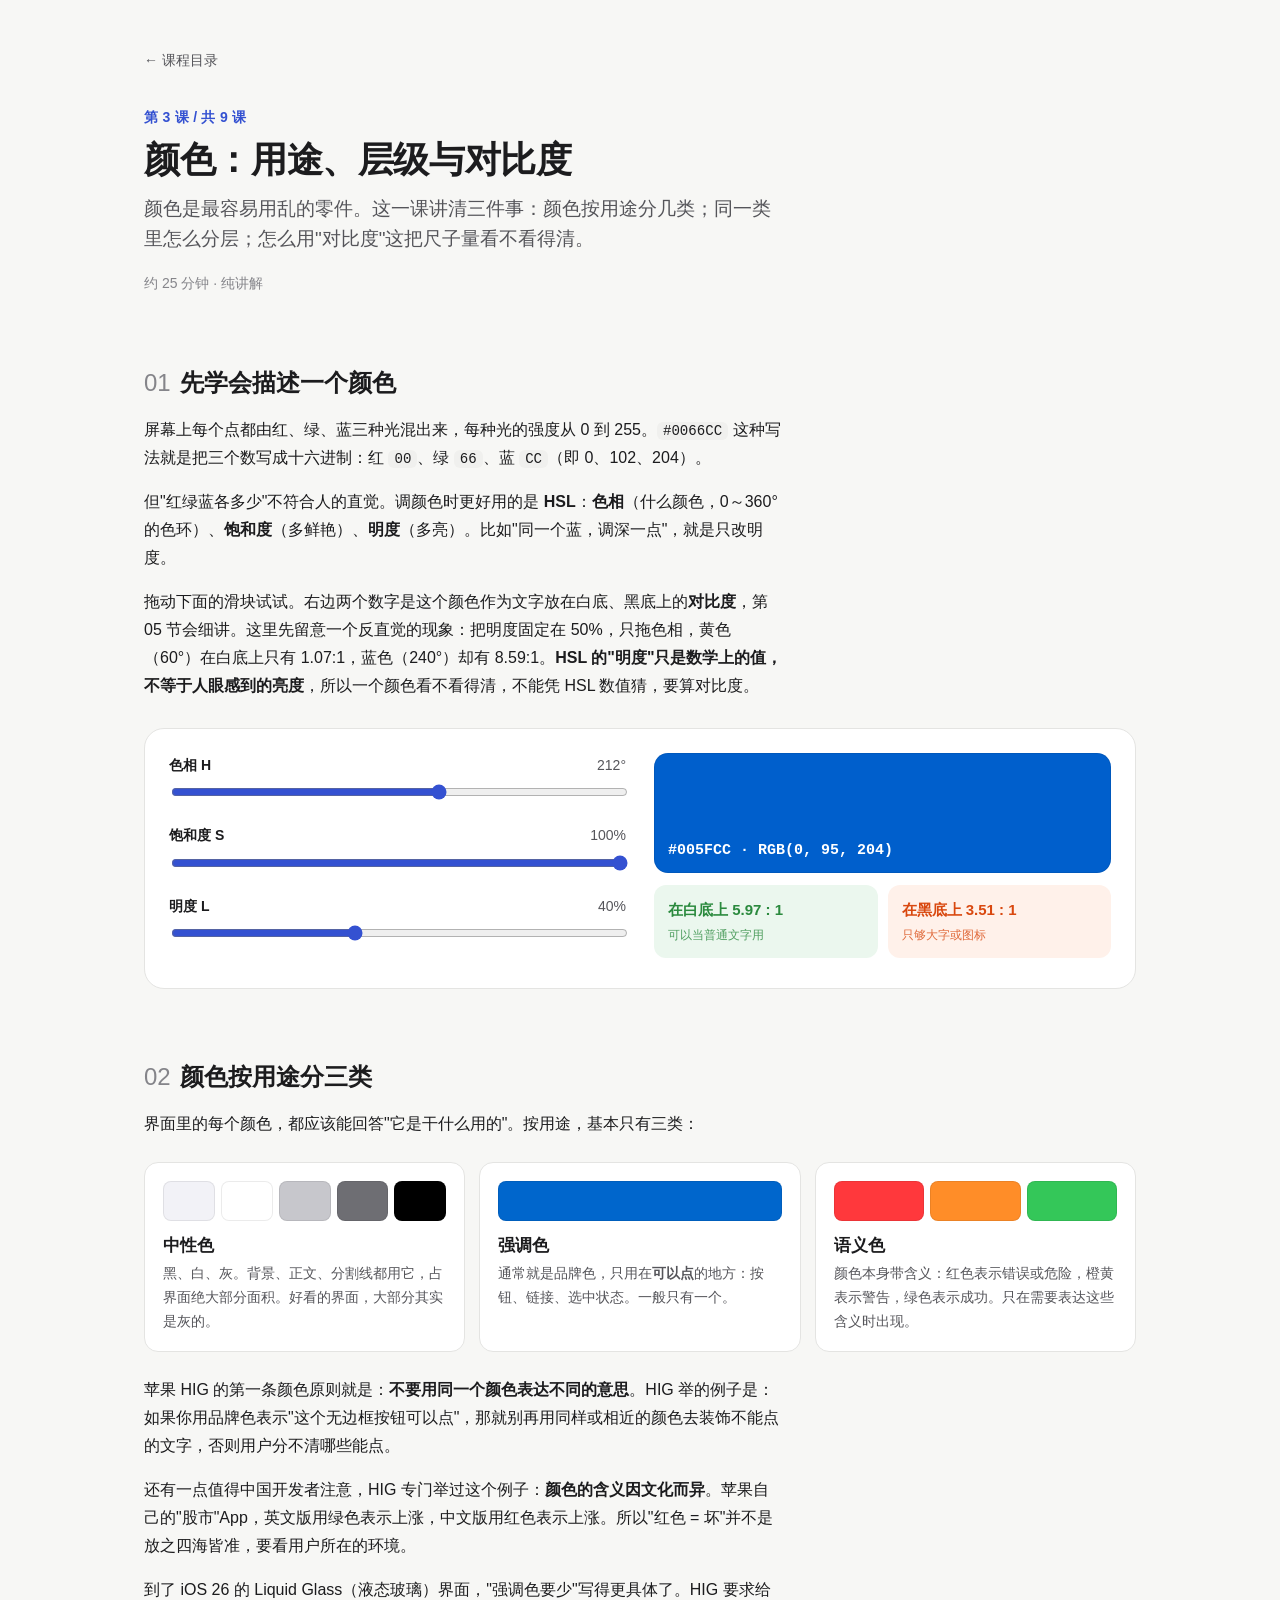
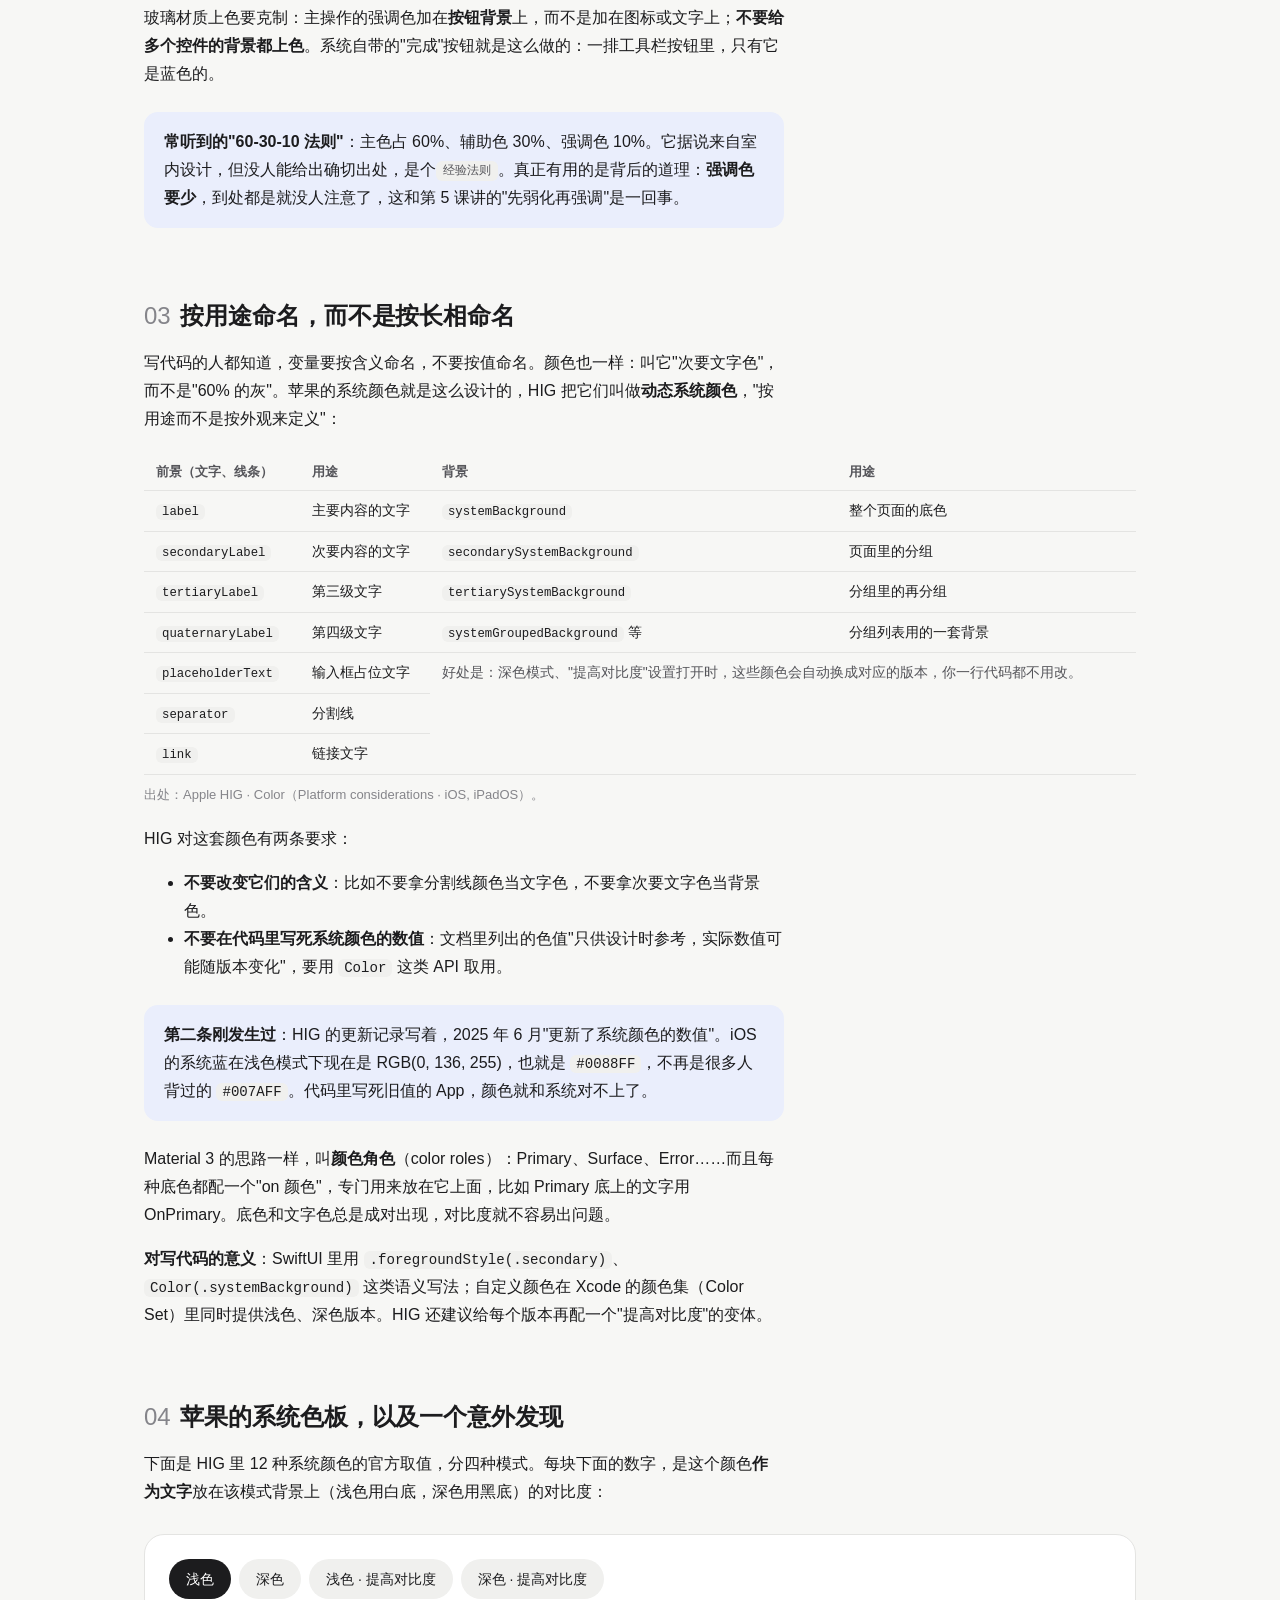
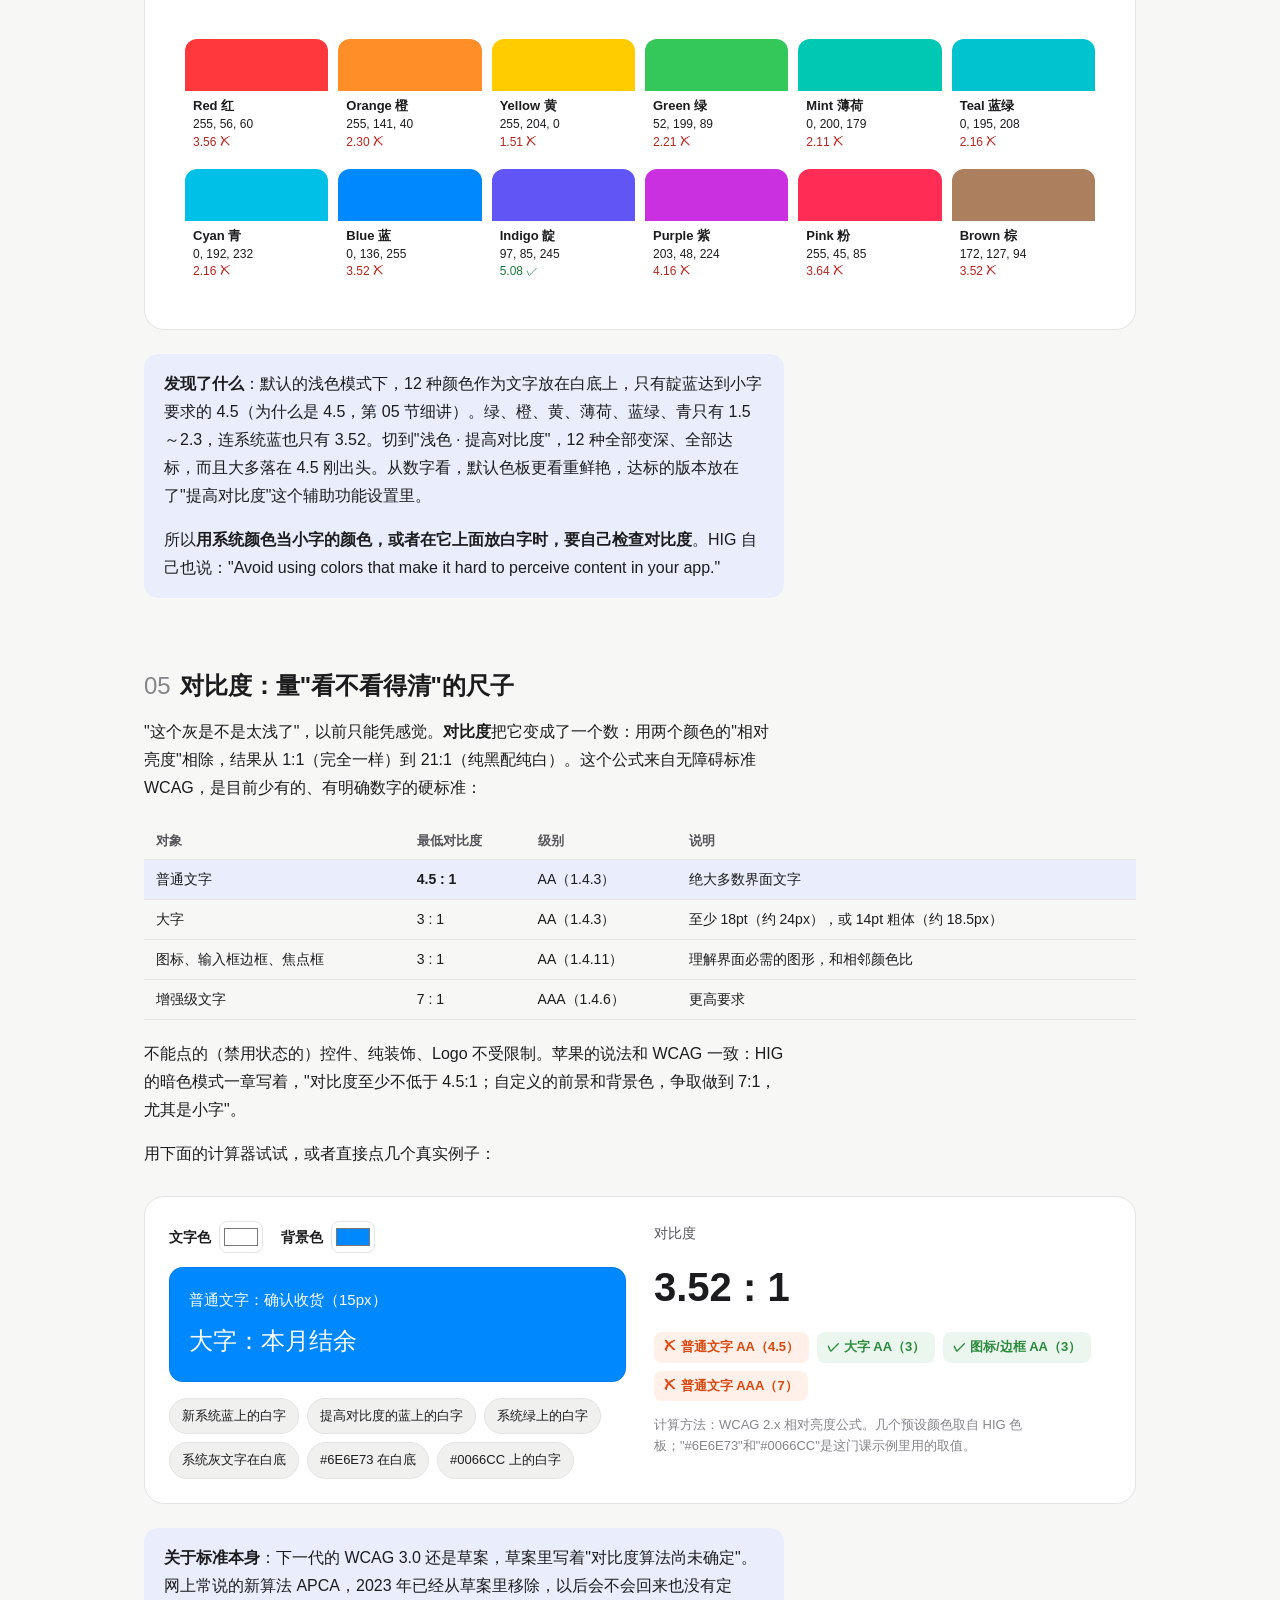
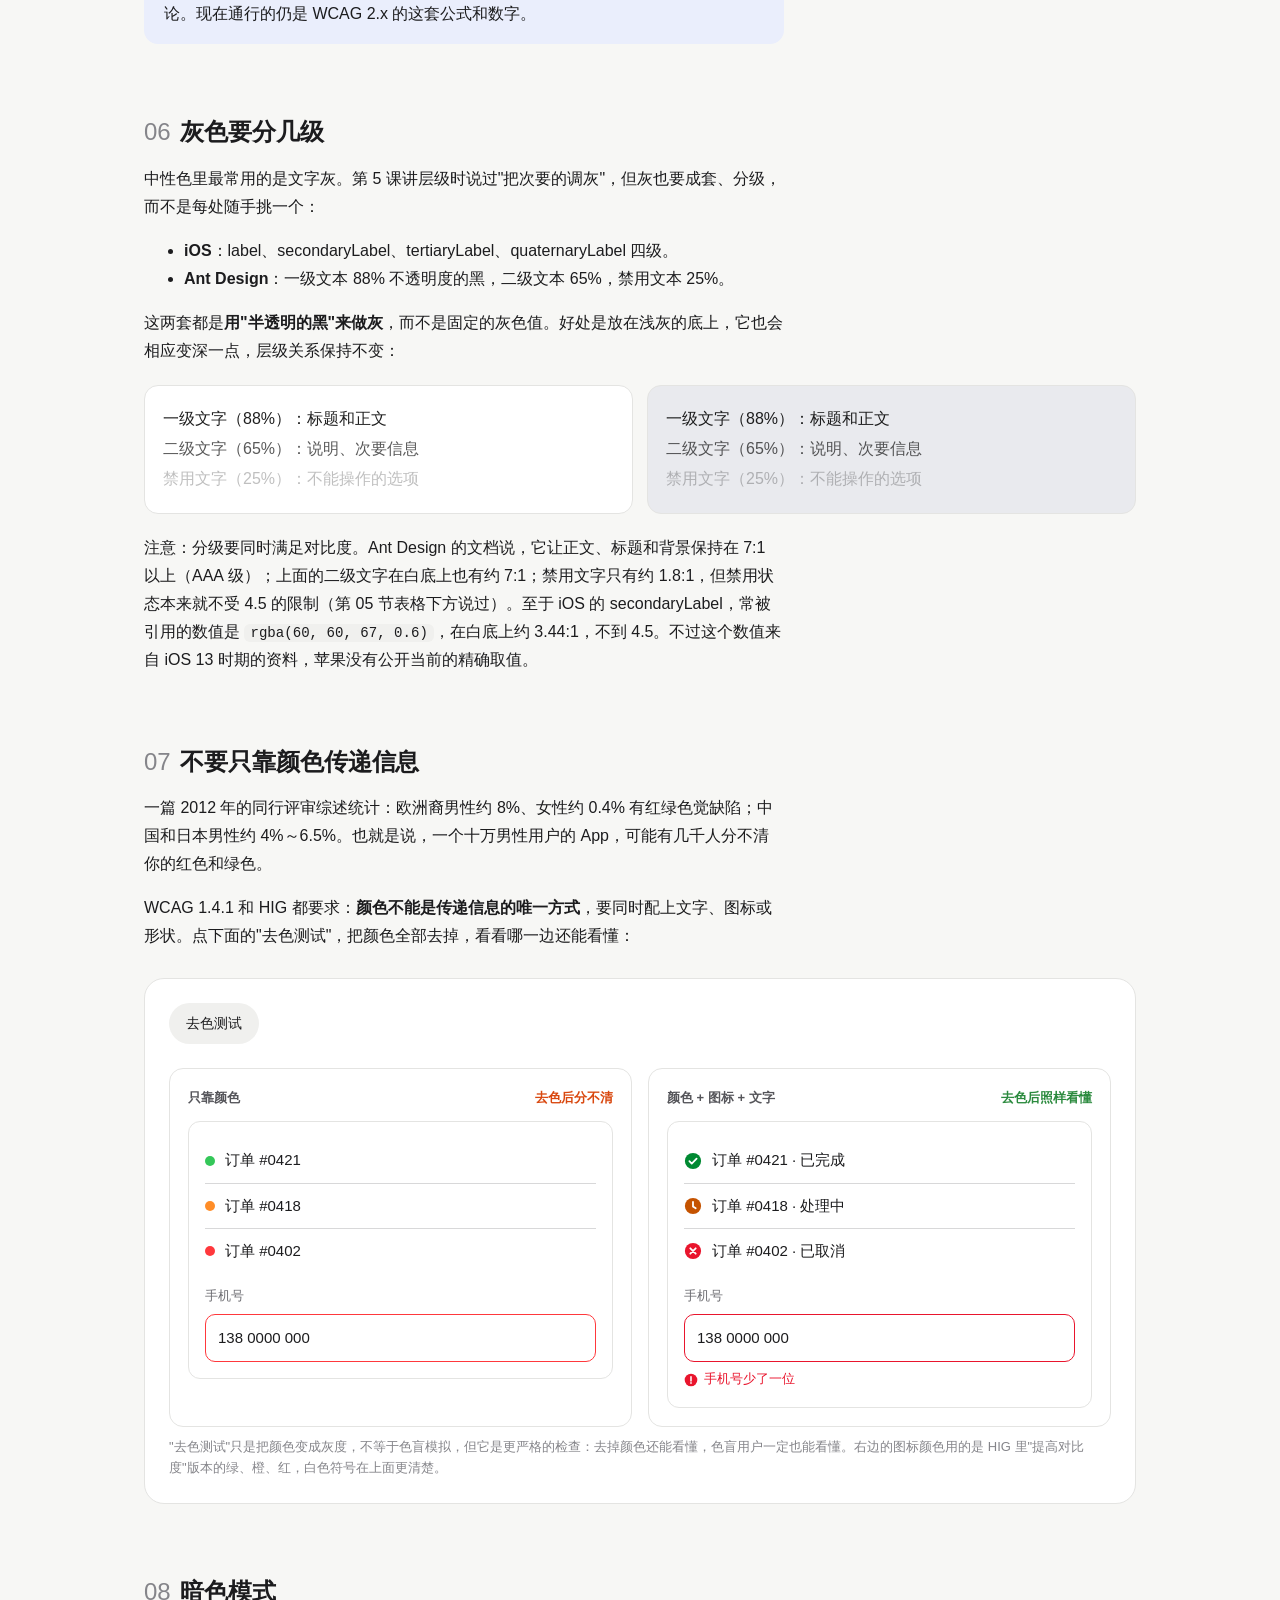
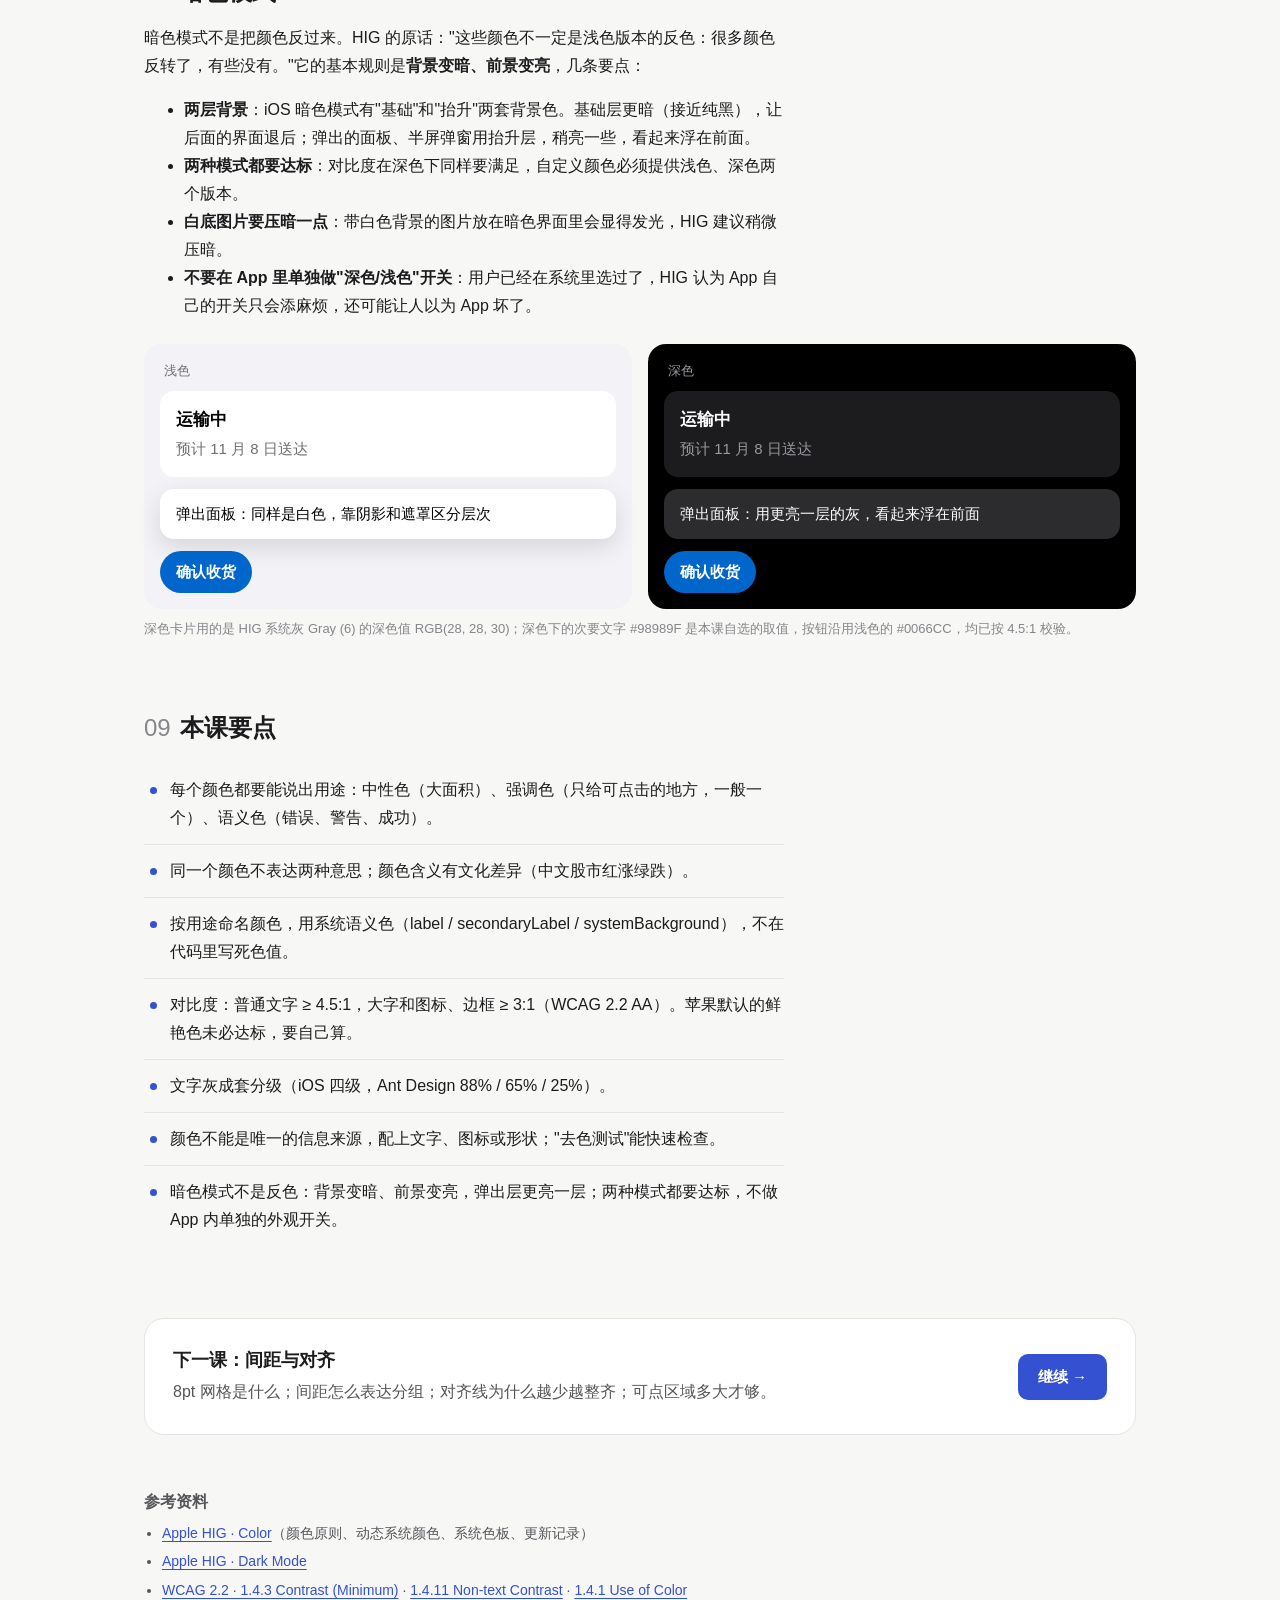
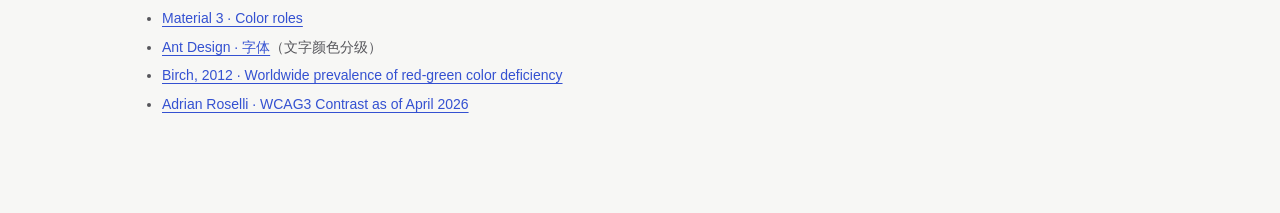
<file: lessons/03-color/index.html>
<!doctype html>
<html lang="zh-CN">
<head>
<meta charset="utf-8">
<meta name="viewport" content="width=device-width, initial-scale=1">
<title>第 3 课 · 颜色</title>
<link rel="stylesheet" href="../../assets/lesson.css">
<style>
  .row2 { display: grid; grid-template-columns: minmax(0, 1fr) minmax(0, 1fr); gap: 28px; align-items: start; }
  .big-swatch { height: 120px; border-radius: 14px; box-shadow: inset 0 0 0 1px rgba(0,0,0,.08); display: flex; align-items: flex-end; padding: 12px 14px; font: 600 15px/1.4 var(--mono); }
  .readouts { display: grid; grid-template-columns: 1fr 1fr; gap: 10px; margin-top: 12px; }
  .readout { border-radius: 12px; padding: 12px 14px; font-size: 15px; font-weight: 600; }
  .readout small { display: block; font-size: 12px; font-weight: 500; margin-top: 2px; opacity: .8; }

  /* 三类颜色 */
  .roles { display: grid; grid-template-columns: repeat(3, minmax(0, 1fr)); gap: 14px; margin-top: 24px; }
  .role { background: var(--surface); border: 1px solid var(--line); border-radius: var(--radius); padding: 18px; }
  .role .chips { display: flex; gap: 6px; margin-bottom: 12px; }
  .role .chips i { flex: 1; height: 40px; border-radius: 8px; box-shadow: inset 0 0 0 1px rgba(0,0,0,.08); }
  .role h3 { margin-bottom: 4px; }
  .role p { font-size: 14px; color: var(--text-2); margin: 0; line-height: 1.7; }

  /* 系统色板 */
  .palette { display: grid; grid-template-columns: repeat(6, minmax(0, 1fr)); gap: 10px; padding: 16px; border-radius: 16px; transition: background-color .2s; }
  .sw { border-radius: 12px; overflow: hidden; font-size: 12px; line-height: 1.45; }
  .sw i { display: block; height: 52px; }
  .sw div { padding: 6px 8px 8px; }
  .sw b { font-size: 13px; }
  .sw .cr { font-variant-numeric: tabular-nums; }

  /* 文字层级 */
  .levels { display: grid; grid-template-columns: 1fr 1fr; gap: 14px; margin-top: 20px; }
  .lv { border-radius: 14px; padding: 18px; font-family: -apple-system, BlinkMacSystemFont, "PingFang SC", sans-serif; font-size: 16px; line-height: 1.9; border: 1px solid var(--line); }

  /* 对比度计算器 */
  .cc-pick { display: flex; gap: 18px; flex-wrap: wrap; margin-bottom: 14px; }
  .cc-pick label { display: flex; align-items: center; gap: 8px; font-size: 14px; font-weight: 600; }
  .cc-pick input[type=color] { width: 44px; height: 32px; border: 1px solid var(--line); border-radius: 8px; padding: 2px; background: var(--surface); }
  .cc-sample { border-radius: 14px; padding: 20px; box-shadow: inset 0 0 0 1px rgba(0,0,0,.08); font-family: -apple-system, BlinkMacSystemFont, "PingFang SC", sans-serif; }
  .cc-sample .s1 { font-size: 15px; margin: 0 0 6px; }
  .cc-sample .s2 { font-size: 24px; margin: 0; }
  .cc-ratio { font-size: 40px; font-weight: 700; font-variant-numeric: tabular-nums; margin: 6px 0 10px; }
  .badges { display: flex; flex-wrap: wrap; gap: 8px; }
  .badge { font-size: 13px; font-weight: 600; padding: 4px 10px; border-radius: 8px; }
  .badge.pass { background: var(--good-soft); color: var(--good); }
  .badge.fail { background: var(--bad-soft); color: var(--bad); }
  .presets { display: flex; flex-wrap: wrap; gap: 8px; margin-top: 16px; }
  .presets button { font: inherit; font-size: 13px; padding: 6px 12px; border-radius: 999px; border: 1px solid var(--line); background: var(--surface-2); color: var(--text); cursor: pointer; }

  /* 不要只靠颜色 */
  .is-gray .paper { filter: grayscale(1); }
  .status-list { list-style: none; padding: 0; margin: 0; font-size: 15px; }
  .status-list li { display: flex; align-items: center; gap: 10px; padding: 9px 0; border-bottom: 0.5px solid rgba(60,60,67,.2); }
  .status-list li:last-child { border-bottom: 0; }
  .dot { width: 10px; height: 10px; border-radius: 50%; flex: none; }
  .st-ic { width: 18px; height: 18px; flex: none; }
  .field { border-radius: 10px; padding: 10px 12px; font-size: 15px; margin-top: 6px; }
  .field-label { font-size: 13px; color: #6e6e73; }
  .err-msg { display: flex; align-items: center; gap: 6px; font-size: 13px; color: #e9152d; margin-top: 6px; }

  /* 暗色模式 */
  .modes-cmp { display: grid; grid-template-columns: 1fr 1fr; gap: 16px; margin-top: 24px; }
  .mock { border-radius: 18px; padding: 16px; font-family: -apple-system, BlinkMacSystemFont, "PingFang SC", sans-serif; }
  .mock .cap2 { font-size: 13px; margin: 0 4px 8px; }
  .mock .card { border-radius: 14px; padding: 14px 16px; }
  .mock .t1 { font-size: 17px; font-weight: 600; }
  .mock .t2 { font-size: 15px; margin-top: 2px; }
  .mock .sheet { margin-top: 12px; border-radius: 14px; padding: 12px 16px; font-size: 15px; }
  .mock .btn { display: inline-block; margin-top: 12px; padding: 8px 16px; border-radius: 999px; font-size: 15px; font-weight: 600; }

  @media (max-width: 860px) {
    .row2, .roles, .levels, .modes-cmp { grid-template-columns: minmax(0, 1fr); }
    .palette { grid-template-columns: repeat(3, minmax(0, 1fr)); }
  }
</style>
</head>
<body>
<main class="page">

  <nav class="crumb"><a href="../../index.html">← 课程目录</a></nav>

  <header class="prose">
    <p class="eyebrow">第 3 课 / 共 9 课</p>
    <h1>颜色：用途、层级与对比度</h1>
    <p class="lead">颜色是最容易用乱的零件。这一课讲清三件事：颜色按用途分几类；同一类里怎么分层；怎么用"对比度"这把尺子量看不看得清。</p>
    <p class="meta">约 25 分钟 · 纯讲解</p>
  </header>

  <!-- 01 -->
  <section>
    <div class="prose">
      <h2><span class="num">01</span>先学会描述一个颜色</h2>
      <p>屏幕上每个点都由红、绿、蓝三种光混出来，每种光的强度从 0 到 255。<code>#0066CC</code> 这种写法就是把三个数写成十六进制：红 <code>00</code>、绿 <code>66</code>、蓝 <code>CC</code>（即 0、102、204）。</p>
      <p>但"红绿蓝各多少"不符合人的直觉。调颜色时更好用的是 <b>HSL</b>：<b>色相</b>（什么颜色，0～360°的色环）、<b>饱和度</b>（多鲜艳）、<b>明度</b>（多亮）。比如"同一个蓝，调深一点"，就是只改明度。</p>
      <p>拖动下面的滑块试试。右边两个数字是这个颜色作为文字放在白底、黑底上的<b>对比度</b>，第 05 节会细讲。这里先留意一个反直觉的现象：把明度固定在 50%，只拖色相，黄色（60°）在白底上只有 1.07:1，蓝色（240°）却有 8.59:1。<b>HSL 的"明度"只是数学上的值，不等于人眼感到的亮度</b>，所以一个颜色看不看得清，不能凭 HSL 数值猜，要算对比度。</p>
    </div>
    <div class="demo">
      <div class="row2">
        <div>
          <div class="slider"><label for="h">色相 H <span id="hv"></span></label><input type="range" id="h" min="0" max="360" value="212"></div>
          <div class="slider"><label for="s">饱和度 S <span id="sv"></span></label><input type="range" id="s" min="0" max="100" value="100"></div>
          <div class="slider"><label for="l">明度 L <span id="lv"></span></label><input type="range" id="l" min="0" max="100" value="40"></div>
        </div>
        <div>
          <div class="big-swatch" id="hsl-swatch"></div>
          <div class="readouts">
            <div class="readout" id="on-white"></div>
            <div class="readout" id="on-black"></div>
          </div>
        </div>
      </div>
    </div>
  </section>

  <!-- 02 -->
  <section>
    <div class="prose">
      <h2><span class="num">02</span>颜色按用途分三类</h2>
      <p>界面里的每个颜色，都应该能回答"它是干什么用的"。按用途，基本只有三类：</p>
    </div>
    <div class="roles">
      <div class="role">
        <div class="chips"><i style="background:#f2f2f7"></i><i style="background:#ffffff"></i><i style="background:#c7c7cc"></i><i style="background:#6e6e73"></i><i style="background:#000000"></i></div>
        <h3>中性色</h3>
        <p>黑、白、灰。背景、正文、分割线都用它，占界面绝大部分面积。好看的界面，大部分其实是灰的。</p>
      </div>
      <div class="role">
        <div class="chips"><i style="background:#0066cc"></i></div>
        <h3>强调色</h3>
        <p>通常就是品牌色，只用在<b>可以点</b>的地方：按钮、链接、选中状态。一般只有一个。</p>
      </div>
      <div class="role">
        <div class="chips"><i style="background:#ff383c"></i><i style="background:#ff8d28"></i><i style="background:#34c759"></i></div>
        <h3>语义色</h3>
        <p>颜色本身带含义：红色表示错误或危险，橙黄表示警告，绿色表示成功。只在需要表达这些含义时出现。</p>
      </div>
    </div>
    <div class="prose" style="margin-top:24px">
      <p>苹果 HIG 的第一条颜色原则就是：<b>不要用同一个颜色表达不同的意思</b>。HIG 举的例子是：如果你用品牌色表示"这个无边框按钮可以点"，那就别再用同样或相近的颜色去装饰不能点的文字，否则用户分不清哪些能点。</p>
      <p>还有一点值得中国开发者注意，HIG 专门举过这个例子：<b>颜色的含义因文化而异</b>。苹果自己的"股市"App，英文版用绿色表示上涨，中文版用红色表示上涨。所以"红色 = 坏"并不是放之四海皆准，要看用户所在的环境。</p>
      <p>到了 iOS 26 的 Liquid Glass（液态玻璃）界面，"强调色要少"写得更具体了。HIG 要求给玻璃材质上色要克制：主操作的强调色加在<b>按钮背景</b>上，而不是加在图标或文字上；<b>不要给多个控件的背景都上色</b>。系统自带的"完成"按钮就是这么做的：一排工具栏按钮里，只有它是蓝色的。</p>
      <div class="callout">
        <p><b>常听到的"60-30-10 法则"</b>：主色占 60%、辅助色 30%、强调色 10%。它据说来自室内设计，但没人能给出确切出处，是个<span class="tag exp">经验法则</span>。真正有用的是背后的道理：<b>强调色要少</b>，到处都是就没人注意了，这和第 5 课讲的"先弱化再强调"是一回事。</p>
      </div>
    </div>
  </section>

  <!-- 03 -->
  <section>
    <div class="prose">
      <h2><span class="num">03</span>按用途命名，而不是按长相命名</h2>
      <p>写代码的人都知道，变量要按含义命名，不要按值命名。颜色也一样：叫它"次要文字色"，而不是"60% 的灰"。苹果的系统颜色就是这么设计的，HIG 把它们叫做<b>动态系统颜色</b>，"按用途而不是按外观来定义"：</p>
    </div>
    <div class="spec-wrap">
      <table class="spec">
        <thead><tr><th>前景（文字、线条）</th><th>用途</th><th>背景</th><th>用途</th></tr></thead>
        <tbody>
          <tr><td><code>label</code></td><td>主要内容的文字</td><td><code>systemBackground</code></td><td>整个页面的底色</td></tr>
          <tr><td><code>secondaryLabel</code></td><td>次要内容的文字</td><td><code>secondarySystemBackground</code></td><td>页面里的分组</td></tr>
          <tr><td><code>tertiaryLabel</code></td><td>第三级文字</td><td><code>tertiarySystemBackground</code></td><td>分组里的再分组</td></tr>
          <tr><td><code>quaternaryLabel</code></td><td>第四级文字</td><td><code>systemGroupedBackground</code> 等</td><td>分组列表用的一套背景</td></tr>
          <tr><td><code>placeholderText</code></td><td>输入框占位文字</td><td colspan="2" rowspan="3" style="color:var(--text-2)">好处是：深色模式、"提高对比度"设置打开时，这些颜色会自动换成对应的版本，你一行代码都不用改。</td></tr>
          <tr><td><code>separator</code></td><td>分割线</td></tr>
          <tr><td><code>link</code></td><td>链接文字</td></tr>
        </tbody>
      </table>
    </div>
    <p class="cite">出处：Apple HIG · Color（Platform considerations · iOS, iPadOS）。</p>
    <div class="prose">
      <p>HIG 对这套颜色有两条要求：</p>
      <ul>
        <li><b>不要改变它们的含义</b>：比如不要拿分割线颜色当文字色，不要拿次要文字色当背景色。</li>
        <li><b>不要在代码里写死系统颜色的数值</b>：文档里列出的色值"只供设计时参考，实际数值可能随版本变化"，要用 <code>Color</code> 这类 API 取用。</li>
      </ul>
      <div class="callout">
        <p><b>第二条刚发生过</b>：HIG 的更新记录写着，2025 年 6 月"更新了系统颜色的数值"。iOS 的系统蓝在浅色模式下现在是 RGB(0, 136, 255)，也就是 <code>#0088FF</code>，不再是很多人背过的 <code>#007AFF</code>。代码里写死旧值的 App，颜色就和系统对不上了。</p>
      </div>
      <p>Material 3 的思路一样，叫<b>颜色角色</b>（color roles）：Primary、Surface、Error……而且每种底色都配一个"on 颜色"，专门用来放在它上面，比如 Primary 底上的文字用 OnPrimary。底色和文字色总是成对出现，对比度就不容易出问题。</p>
      <p><b>对写代码的意义</b>：SwiftUI 里用 <code>.foregroundStyle(.secondary)</code>、<code>Color(.systemBackground)</code> 这类语义写法；自定义颜色在 Xcode 的颜色集（Color Set）里同时提供浅色、深色版本。HIG 还建议给每个版本再配一个"提高对比度"的变体。</p>
    </div>
  </section>

  <!-- 04 -->
  <section>
    <div class="prose">
      <h2><span class="num">04</span>苹果的系统色板，以及一个意外发现</h2>
      <p>下面是 HIG 里 12 种系统颜色的官方取值，分四种模式。每块下面的数字，是这个颜色<b>作为文字</b>放在该模式背景上（浅色用白底，深色用黑底）的对比度：</p>
    </div>
    <div class="demo">
      <div class="demo-controls" id="palette-modes" role="group" aria-label="显示模式">
        <button type="button" data-mode="0" aria-pressed="true">浅色</button>
        <button type="button" data-mode="1" aria-pressed="false">深色</button>
        <button type="button" data-mode="2" aria-pressed="false">浅色 · 提高对比度</button>
        <button type="button" data-mode="3" aria-pressed="false">深色 · 提高对比度</button>
      </div>
      <div class="palette" id="palette"></div>
    </div>
    <div class="prose">
      <div class="callout">
        <p><b>发现了什么</b>：默认的浅色模式下，12 种颜色作为文字放在白底上，只有靛蓝达到小字要求的 4.5（为什么是 4.5，第 05 节细讲）。绿、橙、黄、薄荷、蓝绿、青只有 1.5～2.3，连系统蓝也只有 3.52。切到"浅色 · 提高对比度"，12 种全部变深、全部达标，而且大多落在 4.5 刚出头。从数字看，默认色板更看重鲜艳，达标的版本放在了"提高对比度"这个辅助功能设置里。</p>
        <p>所以<b>用系统颜色当小字的颜色，或者在它上面放白字时，要自己检查对比度</b>。HIG 自己也说："Avoid using colors that make it hard to perceive content in your app."</p>
      </div>
    </div>
  </section>

  <!-- 05 -->
  <section>
    <div class="prose">
      <h2><span class="num">05</span>对比度：量"看不看得清"的尺子</h2>
      <p>"这个灰是不是太浅了"，以前只能凭感觉。<b>对比度</b>把它变成了一个数：用两个颜色的"相对亮度"相除，结果从 1:1（完全一样）到 21:1（纯黑配纯白）。这个公式来自无障碍标准 WCAG，是目前少有的、有明确数字的硬标准：</p>
    </div>
    <div class="spec-wrap">
      <table class="spec">
        <thead><tr><th>对象</th><th>最低对比度</th><th>级别</th><th>说明</th></tr></thead>
        <tbody>
          <tr class="hl"><td>普通文字</td><td class="num"><b>4.5 : 1</b></td><td>AA（1.4.3）</td><td>绝大多数界面文字</td></tr>
          <tr><td>大字</td><td class="num">3 : 1</td><td>AA（1.4.3）</td><td>至少 18pt（约 24px），或 14pt 粗体（约 18.5px）</td></tr>
          <tr><td>图标、输入框边框、焦点框</td><td class="num">3 : 1</td><td>AA（1.4.11）</td><td>理解界面必需的图形，和相邻颜色比</td></tr>
          <tr><td>增强级文字</td><td class="num">7 : 1</td><td>AAA（1.4.6）</td><td>更高要求</td></tr>
        </tbody>
      </table>
    </div>
    <div class="prose">
      <p>不能点的（禁用状态的）控件、纯装饰、Logo 不受限制。苹果的说法和 WCAG 一致：HIG 的暗色模式一章写着，"对比度至少不低于 4.5:1；自定义的前景和背景色，争取做到 7:1，尤其是小字"。</p>
      <p>用下面的计算器试试，或者直接点几个真实例子：</p>
    </div>
    <div class="demo">
      <div class="row2">
        <div>
          <div class="cc-pick">
            <label>文字色 <input type="color" id="cc-fg" value="#ffffff"></label>
            <label>背景色 <input type="color" id="cc-bg" value="#0088ff"></label>
          </div>
          <div class="cc-sample" id="cc-sample"><p class="s1">普通文字：确认收货（15px）</p><p class="s2">大字：本月结余</p></div>
          <div class="presets" id="presets">
            <button type="button" data-fg="#ffffff" data-bg="#0088ff">新系统蓝上的白字</button>
            <button type="button" data-fg="#ffffff" data-bg="#1e6ef4">提高对比度的蓝上的白字</button>
            <button type="button" data-fg="#ffffff" data-bg="#34c759">系统绿上的白字</button>
            <button type="button" data-fg="#8e8e93" data-bg="#ffffff">系统灰文字在白底</button>
            <button type="button" data-fg="#6e6e73" data-bg="#ffffff">#6E6E73 在白底</button>
            <button type="button" data-fg="#ffffff" data-bg="#0066cc">#0066CC 上的白字</button>
          </div>
        </div>
        <div>
          <div style="font-size:14px;color:var(--text-2)">对比度</div>
          <div class="cc-ratio" id="cc-ratio"></div>
          <div class="badges" id="cc-badges"></div>
          <p class="cite" style="margin-top:14px">计算方法：WCAG 2.x 相对亮度公式。几个预设颜色取自 HIG 色板；"#6E6E73"和"#0066CC"是这门课示例里用的取值。</p>
        </div>
      </div>
    </div>
    <div class="prose">
      <div class="callout">
        <p><b>关于标准本身</b>：下一代的 WCAG 3.0 还是草案，草案里写着"对比度算法尚未确定"。网上常说的新算法 APCA，2023 年已经从草案里移除，以后会不会回来也没有定论。现在通行的仍是 WCAG 2.x 的这套公式和数字。</p>
      </div>
    </div>
  </section>

  <!-- 06 -->
  <section>
    <div class="prose">
      <h2><span class="num">06</span>灰色要分几级</h2>
      <p>中性色里最常用的是文字灰。第 5 课讲层级时说过"把次要的调灰"，但灰也要成套、分级，而不是每处随手挑一个：</p>
      <ul>
        <li><b>iOS</b>：label、secondaryLabel、tertiaryLabel、quaternaryLabel 四级。</li>
        <li><b>Ant Design</b>：一级文本 88% 不透明度的黑，二级文本 65%，禁用文本 25%。</li>
      </ul>
      <p>这两套都是<b>用"半透明的黑"来做灰</b>，而不是固定的灰色值。好处是放在浅灰的底上，它也会相应变深一点，层级关系保持不变：</p>
    </div>
    <div class="levels">
      <div class="lv" style="background:#ffffff">
        <div style="color:rgba(0,0,0,.88)">一级文字（88%）：标题和正文</div>
        <div style="color:rgba(0,0,0,.65)">二级文字（65%）：说明、次要信息</div>
        <div style="color:rgba(0,0,0,.25)">禁用文字（25%）：不能操作的选项</div>
      </div>
      <div class="lv" style="background:#e9eaee">
        <div style="color:rgba(0,0,0,.88)">一级文字（88%）：标题和正文</div>
        <div style="color:rgba(0,0,0,.65)">二级文字（65%）：说明、次要信息</div>
        <div style="color:rgba(0,0,0,.25)">禁用文字（25%）：不能操作的选项</div>
      </div>
    </div>
    <div class="prose" style="margin-top:20px">
      <p>注意：分级要同时满足对比度。Ant Design 的文档说，它让正文、标题和背景保持在 7:1 以上（AAA 级）；上面的二级文字在白底上也有约 7:1；禁用文字只有约 1.8:1，但禁用状态本来就不受 4.5 的限制（第 05 节表格下方说过）。至于 iOS 的 secondaryLabel，常被引用的数值是 <code>rgba(60, 60, 67, 0.6)</code>，在白底上约 3.44:1，不到 4.5。不过这个数值来自 iOS 13 时期的资料，苹果没有公开当前的精确取值。</p>
    </div>
  </section>

  <!-- 07 -->
  <section>
    <div class="prose">
      <h2><span class="num">07</span>不要只靠颜色传递信息</h2>
      <p>一篇 2012 年的同行评审综述统计：欧洲裔男性约 8%、女性约 0.4% 有红绿色觉缺陷；中国和日本男性约 4%～6.5%。也就是说，一个十万男性用户的 App，可能有几千人分不清你的红色和绿色。</p>
      <p>WCAG 1.4.1 和 HIG 都要求：<b>颜色不能是传递信息的唯一方式</b>，要同时配上文字、图标或形状。点下面的"去色测试"，把颜色全部去掉，看看哪一边还能看懂：</p>
    </div>
    <div class="demo">
      <div class="demo-controls"><button type="button" data-action="gray">去色测试</button></div>
      <div class="samples" style="--cols:2;margin-top:0">
        <div class="sample">
          <div class="cap"><span>只靠颜色</span><span class="verdict no">去色后分不清</span></div>
          <div class="paper">
            <ul class="status-list">
              <li><i class="dot" style="background:#34c759"></i>订单 #0421</li>
              <li><i class="dot" style="background:#ff8d28"></i>订单 #0418</li>
              <li><i class="dot" style="background:#ff383c"></i>订单 #0402</li>
            </ul>
            <div class="field-label" style="margin-top:12px">手机号</div>
            <div class="field" style="border:1.5px solid #ff383c">138 0000 000</div>
          </div>
        </div>
        <div class="sample">
          <div class="cap"><span>颜色 + 图标 + 文字</span><span class="verdict ok">去色后照样看懂</span></div>
          <div class="paper">
            <ul class="status-list">
              <li><svg class="st-ic" viewBox="0 0 20 20" aria-hidden="true"><circle cx="10" cy="10" r="9" fill="#008932"/><path d="M6 10.2l2.6 2.6L14 7.4" stroke="#fff" stroke-width="2" fill="none" stroke-linecap="round" stroke-linejoin="round"/></svg>订单 #0421 · 已完成</li>
              <li><svg class="st-ic" viewBox="0 0 20 20" aria-hidden="true"><circle cx="10" cy="10" r="9" fill="#c55300"/><path d="M10 5.5v5l3 2" stroke="#fff" stroke-width="2" fill="none" stroke-linecap="round"/></svg>订单 #0418 · 处理中</li>
              <li><svg class="st-ic" viewBox="0 0 20 20" aria-hidden="true"><circle cx="10" cy="10" r="9" fill="#e9152d"/><path d="M7 7l6 6M13 7l-6 6" stroke="#fff" stroke-width="2" stroke-linecap="round"/></svg>订单 #0402 · 已取消</li>
            </ul>
            <div class="field-label" style="margin-top:12px">手机号</div>
            <div class="field" style="border:1.5px solid #e9152d">138 0000 000</div>
            <div class="err-msg"><svg width="14" height="14" viewBox="0 0 20 20" aria-hidden="true"><circle cx="10" cy="10" r="9" fill="#e9152d"/><path d="M10 5.5v6M10 14v.5" stroke="#fff" stroke-width="2.2" stroke-linecap="round"/></svg>手机号少了一位</div>
          </div>
        </div>
      </div>
      <p class="cite">"去色测试"只是把颜色变成灰度，不等于色盲模拟，但它是更严格的检查：去掉颜色还能看懂，色盲用户一定也能看懂。右边的图标颜色用的是 HIG 里"提高对比度"版本的绿、橙、红，白色符号在上面更清楚。</p>
    </div>
  </section>

  <!-- 08 -->
  <section>
    <div class="prose">
      <h2><span class="num">08</span>暗色模式</h2>
      <p>暗色模式不是把颜色反过来。HIG 的原话："这些颜色不一定是浅色版本的反色：很多颜色反转了，有些没有。"它的基本规则是<b>背景变暗、前景变亮</b>，几条要点：</p>
      <ul>
        <li><b>两层背景</b>：iOS 暗色模式有"基础"和"抬升"两套背景色。基础层更暗（接近纯黑），让后面的界面退后；弹出的面板、半屏弹窗用抬升层，稍亮一些，看起来浮在前面。</li>
        <li><b>两种模式都要达标</b>：对比度在深色下同样要满足，自定义颜色必须提供浅色、深色两个版本。</li>
        <li><b>白底图片要压暗一点</b>：带白色背景的图片放在暗色界面里会显得发光，HIG 建议稍微压暗。</li>
        <li><b>不要在 App 里单独做"深色/浅色"开关</b>：用户已经在系统里选过了，HIG 认为 App 自己的开关只会添麻烦，还可能让人以为 App 坏了。</li>
      </ul>
    </div>
    <div class="modes-cmp">
      <div class="mock" style="background:#f2f2f7">
        <p class="cap2" style="color:#6e6e73">浅色</p>
        <div class="card" style="background:#ffffff"><div class="t1" style="color:#000">运输中</div><div class="t2" style="color:#6e6e73">预计 11 月 8 日送达</div></div>
        <div class="sheet" style="background:#ffffff;color:#000;box-shadow:0 8px 24px rgba(0,0,0,.12)">弹出面板：同样是白色，靠阴影和遮罩区分层次</div>
        <span class="btn" style="background:#0066cc;color:#fff">确认收货</span>
      </div>
      <div class="mock" style="background:#000000">
        <p class="cap2" style="color:#98989f">深色</p>
        <div class="card" style="background:#1c1c1e"><div class="t1" style="color:#fff">运输中</div><div class="t2" style="color:#98989f">预计 11 月 8 日送达</div></div>
        <div class="sheet" style="background:#2c2c2e;color:#fff">弹出面板：用更亮一层的灰，看起来浮在前面</div>
        <span class="btn" style="background:#0066cc;color:#fff">确认收货</span>
      </div>
    </div>
    <p class="cite">深色卡片用的是 HIG 系统灰 Gray (6) 的深色值 RGB(28, 28, 30)；深色下的次要文字 #98989F 是本课自选的取值，按钮沿用浅色的 #0066CC，均已按 4.5:1 校验。</p>
  </section>

  <!-- 09 -->
  <section class="prose">
    <h2><span class="num">09</span>本课要点</h2>
    <ul class="checklist">
      <li>每个颜色都要能说出用途：中性色（大面积）、强调色（只给可点击的地方，一般一个）、语义色（错误、警告、成功）。</li>
      <li>同一个颜色不表达两种意思；颜色含义有文化差异（中文股市红涨绿跌）。</li>
      <li>按用途命名颜色，用系统语义色（label / secondaryLabel / systemBackground），不在代码里写死色值。</li>
      <li>对比度：普通文字 ≥ 4.5:1，大字和图标、边框 ≥ 3:1（WCAG 2.2 AA）。苹果默认的鲜艳色未必达标，要自己算。</li>
      <li>文字灰成套分级（iOS 四级，Ant Design 88% / 65% / 25%）。</li>
      <li>颜色不能是唯一的信息来源，配上文字、图标或形状；"去色测试"能快速检查。</li>
      <li>暗色模式不是反色：背景变暗、前景变亮，弹出层更亮一层；两种模式都要达标，不做 App 内单独的外观开关。</li>
    </ul>
  </section>

  <div class="next">
    <div>
      <h3>下一课：间距与对齐</h3>
      <p>8pt 网格是什么；间距怎么表达分组；对齐线为什么越少越整齐；可点区域多大才够。</p>
    </div>
    <a class="btn-primary" href="../04-space/index.html">继续 →</a>
  </div>

  <footer class="refs">
    <h2>参考资料</h2>
    <ul>
      <li><a href="https://developer.apple.com/design/human-interface-guidelines/color" target="_blank" rel="noopener">Apple HIG · Color</a>（颜色原则、动态系统颜色、系统色板、更新记录）</li>
      <li><a href="https://developer.apple.com/design/human-interface-guidelines/dark-mode" target="_blank" rel="noopener">Apple HIG · Dark Mode</a></li>
      <li><a href="https://www.w3.org/WAI/WCAG22/Understanding/contrast-minimum.html" target="_blank" rel="noopener">WCAG 2.2 · 1.4.3 Contrast (Minimum)</a> · <a href="https://www.w3.org/WAI/WCAG22/Understanding/non-text-contrast.html" target="_blank" rel="noopener">1.4.11 Non-text Contrast</a> · <a href="https://www.w3.org/WAI/WCAG22/Understanding/use-of-color.html" target="_blank" rel="noopener">1.4.1 Use of Color</a></li>
      <li><a href="https://m3.material.io/styles/color/roles" target="_blank" rel="noopener">Material 3 · Color roles</a></li>
      <li><a href="https://ant.design/docs/spec/font-cn" target="_blank" rel="noopener">Ant Design · 字体</a>（文字颜色分级）</li>
      <li><a href="https://pubmed.ncbi.nlm.nih.gov/22472762/" target="_blank" rel="noopener">Birch, 2012 · Worldwide prevalence of red-green color deficiency</a></li>
      <li><a href="https://adrianroselli.com/2026/04/wcag3-contrast-as-of-april-2026.html" target="_blank" rel="noopener">Adrian Roselli · WCAG3 Contrast as of April 2026</a></li>
    </ul>
  </footer>

</main>
<script src="../../assets/lesson.js"></script>
<script>
  // WCAG 2.x 相对亮度与对比度
  const lin = (c) => { c /= 255; return c <= 0.04045 ? c / 12.92 : Math.pow((c + 0.055) / 1.055, 2.4); };
  const lum = ([r, g, b]) => 0.2126 * lin(r) + 0.7152 * lin(g) + 0.0722 * lin(b);
  const ratio = (a, b) => { const x = lum(a), y = lum(b); return (Math.max(x, y) + 0.05) / (Math.min(x, y) + 0.05); };
  const hex = (rgb) => "#" + rgb.map((v) => Math.round(v).toString(16).padStart(2, "0")).join("").toUpperCase();
  const fromHex = (h) => [1, 3, 5].map((i) => parseInt(h.slice(i, i + 2), 16));
  const fmt = (r) => (Math.floor(r * 100) / 100).toFixed(2);

  // 01 HSL 调色器
  (function () {
    const h = document.getElementById("h"), s = document.getElementById("s"), l = document.getElementById("l");
    function hslToRgb(H, S, L) {
      S /= 100; L /= 100;
      const k = (n) => (n + H / 30) % 12;
      const a = S * Math.min(L, 1 - L);
      const f = (n) => L - a * Math.max(-1, Math.min(k(n) - 3, Math.min(9 - k(n), 1)));
      return [f(0) * 255, f(8) * 255, f(4) * 255];
    }
    function card(el, r, bgName) {
      const ok = r >= 4.5;
      el.style.background = ok ? "var(--good-soft)" : "var(--bad-soft)";
      el.style.color = ok ? "var(--good)" : "var(--bad)";
      el.innerHTML = `${bgName} ${fmt(r)} : 1<small>${ok ? "可以当普通文字用" : r >= 3 ? "只够大字或图标" : "当文字太浅"}</small>`;
    }
    function apply() {
      const rgb = hslToRgb(+h.value, +s.value, +l.value);
      document.getElementById("hv").textContent = h.value + "°";
      document.getElementById("sv").textContent = s.value + "%";
      document.getElementById("lv").textContent = l.value + "%";
      const sw = document.getElementById("hsl-swatch");
      sw.style.background = hex(rgb);
      sw.style.color = lum(rgb) > 0.18 ? "#000" : "#fff";
      sw.textContent = `${hex(rgb)}  ·  RGB(${rgb.map(Math.round).join(", ")})`;
      card(document.getElementById("on-white"), ratio(rgb, [255, 255, 255]), "在白底上");
      card(document.getElementById("on-black"), ratio(rgb, [0, 0, 0]), "在黑底上");
    }
    [h, s, l].forEach((el) => el.addEventListener("input", apply));
    apply();
  })();

  // 04 系统色板：取自 Apple HIG · Color · System colors（浅色、深色、浅色提高对比度、深色提高对比度）
  (function () {
    const C = [
      ["Red 红", [255, 56, 60], [255, 66, 69], [233, 21, 45], [255, 97, 101]],
      ["Orange 橙", [255, 141, 40], [255, 146, 48], [197, 83, 0], [255, 160, 86]],
      ["Yellow 黄", [255, 204, 0], [255, 214, 0], [161, 106, 0], [254, 223, 67]],
      ["Green 绿", [52, 199, 89], [48, 209, 88], [0, 137, 50], [74, 217, 104]],
      ["Mint 薄荷", [0, 200, 179], [0, 218, 195], [0, 133, 117], [84, 223, 203]],
      ["Teal 蓝绿", [0, 195, 208], [0, 210, 224], [0, 129, 152], [59, 221, 236]],
      ["Cyan 青", [0, 192, 232], [60, 211, 254], [0, 126, 174], [109, 217, 255]],
      ["Blue 蓝", [0, 136, 255], [0, 145, 255], [30, 110, 244], [92, 184, 255]],
      ["Indigo 靛", [97, 85, 245], [109, 124, 255], [86, 74, 222], [167, 170, 255]],
      ["Purple 紫", [203, 48, 224], [219, 52, 242], [176, 47, 194], [234, 141, 255]],
      ["Pink 粉", [255, 45, 85], [255, 55, 95], [231, 18, 77], [255, 138, 196]],
      ["Brown 棕", [172, 127, 94], [183, 138, 102], [149, 109, 81], [219, 166, 121]],
    ];
    const box = document.getElementById("palette");
    function render(mode) {
      const dark = mode % 2 === 1;
      const bg = dark ? [0, 0, 0] : [255, 255, 255];
      box.style.background = dark ? "#000" : "#fff";
      box.innerHTML = C.map(([name, ...v]) => {
        const c = v[mode];
        const r = ratio(c, bg);
        const ok = r >= 4.5;
        return `<div class="sw" style="color:${dark ? "#f2f2f7" : "#1c1c1e"}"><i style="background:${hex(c)}"></i><div><b>${name}</b><br>${c.join(", ")}<br><span class="cr" style="color:${ok ? (dark ? "#6ee7a0" : "#1d7a3a") : (dark ? "#ff8a80" : "#b3261e")}">${fmt(r)} ${ok ? "✓" : "✗"}</span></div></div>`;
      }).join("");
    }
    document.querySelectorAll("#palette-modes button").forEach((b) =>
      b.addEventListener("click", () => {
        document.querySelectorAll("#palette-modes button").forEach((x) => x.setAttribute("aria-pressed", String(x === b)));
        render(+b.dataset.mode);
      })
    );
    render(0);
  })();

  // 05 对比度计算器
  (function () {
    const fg = document.getElementById("cc-fg"), bg = document.getElementById("cc-bg");
    function apply() {
      const a = fromHex(fg.value), b = fromHex(bg.value), r = ratio(a, b);
      const sample = document.getElementById("cc-sample");
      sample.style.background = bg.value; sample.style.color = fg.value;
      document.getElementById("cc-ratio").textContent = `${fmt(r)} : 1`;
      const checks = [["普通文字 AA（4.5）", r >= 4.5], ["大字 AA（3）", r >= 3], ["图标/边框 AA（3）", r >= 3], ["普通文字 AAA（7）", r >= 7]];
      document.getElementById("cc-badges").innerHTML = checks.map(([t, ok]) => `<span class="badge ${ok ? "pass" : "fail"}">${ok ? "✓" : "✗"} ${t}</span>`).join("");
    }
    [fg, bg].forEach((el) => el.addEventListener("input", apply));
    document.querySelectorAll("#presets button").forEach((b) => b.addEventListener("click", () => { fg.value = b.dataset.fg; bg.value = b.dataset.bg; apply(); }));
    apply();
  })();

</script>
</body>
</html>
</file>
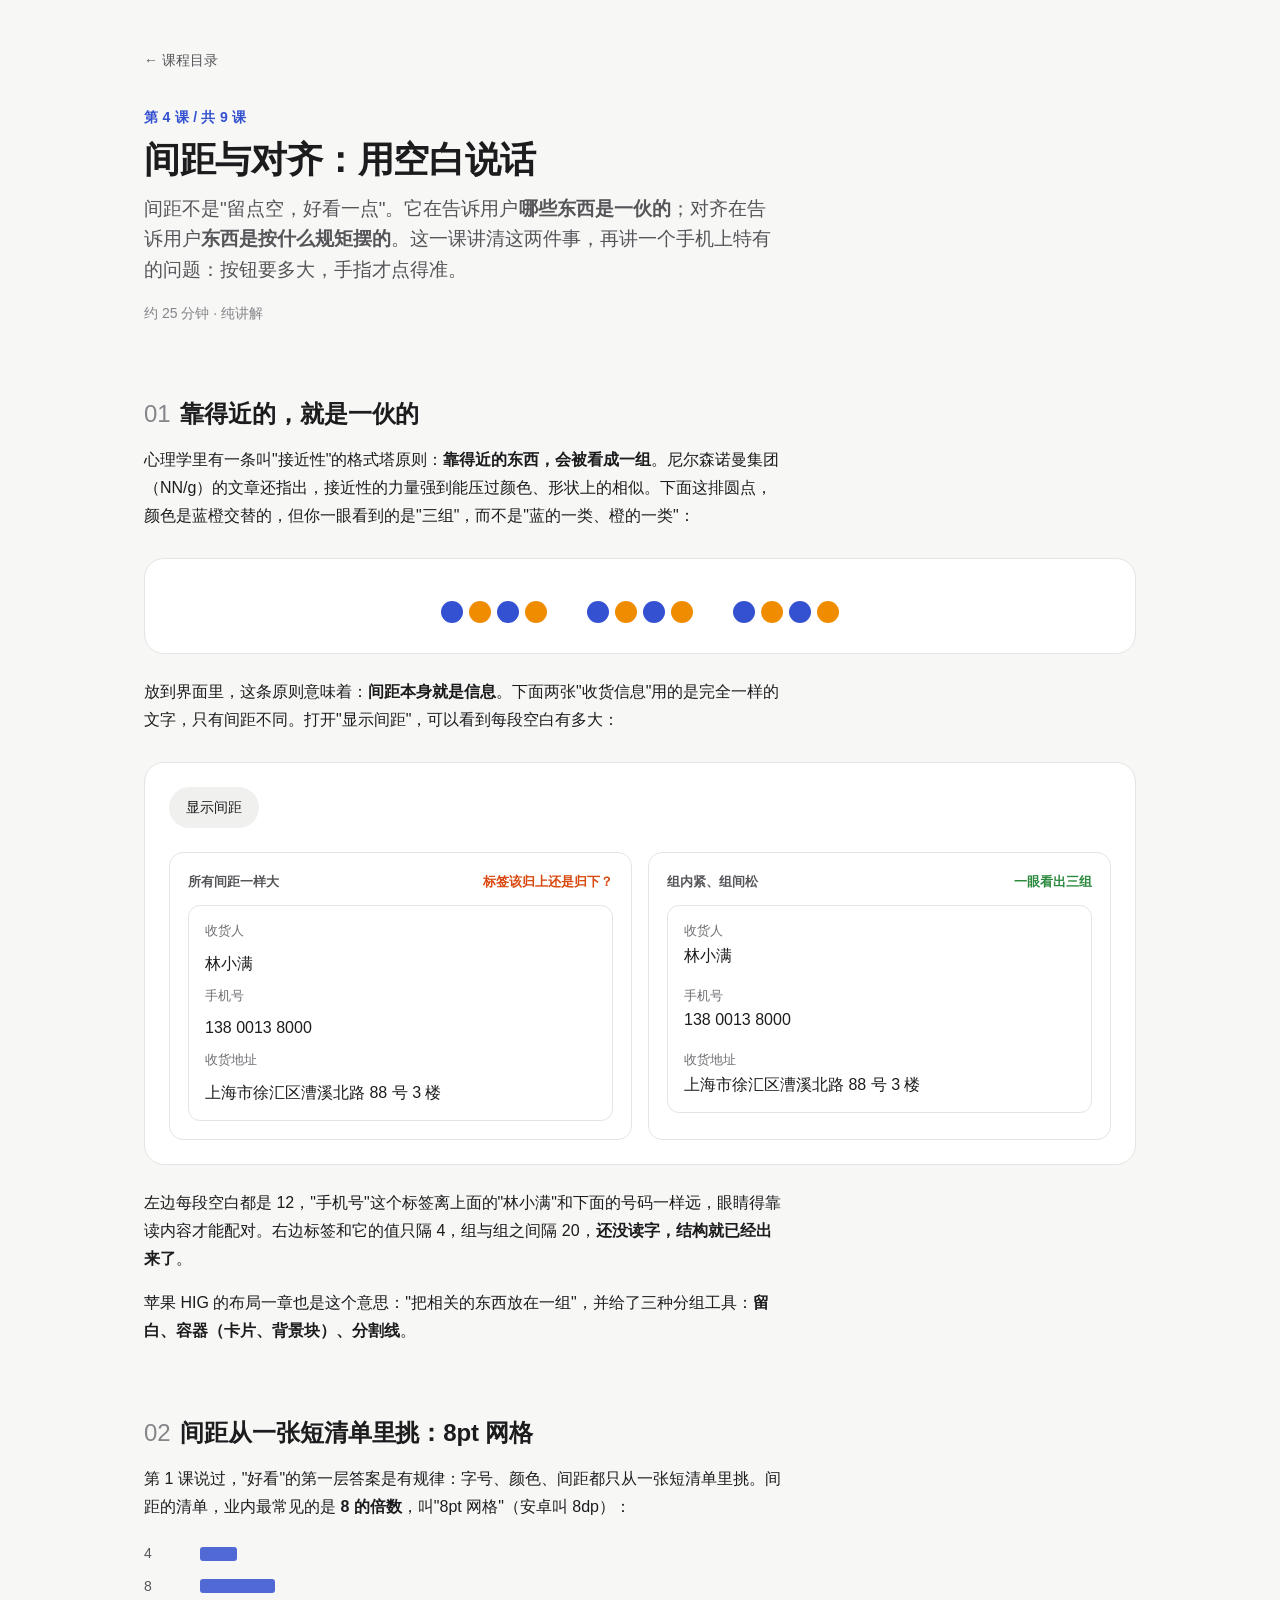
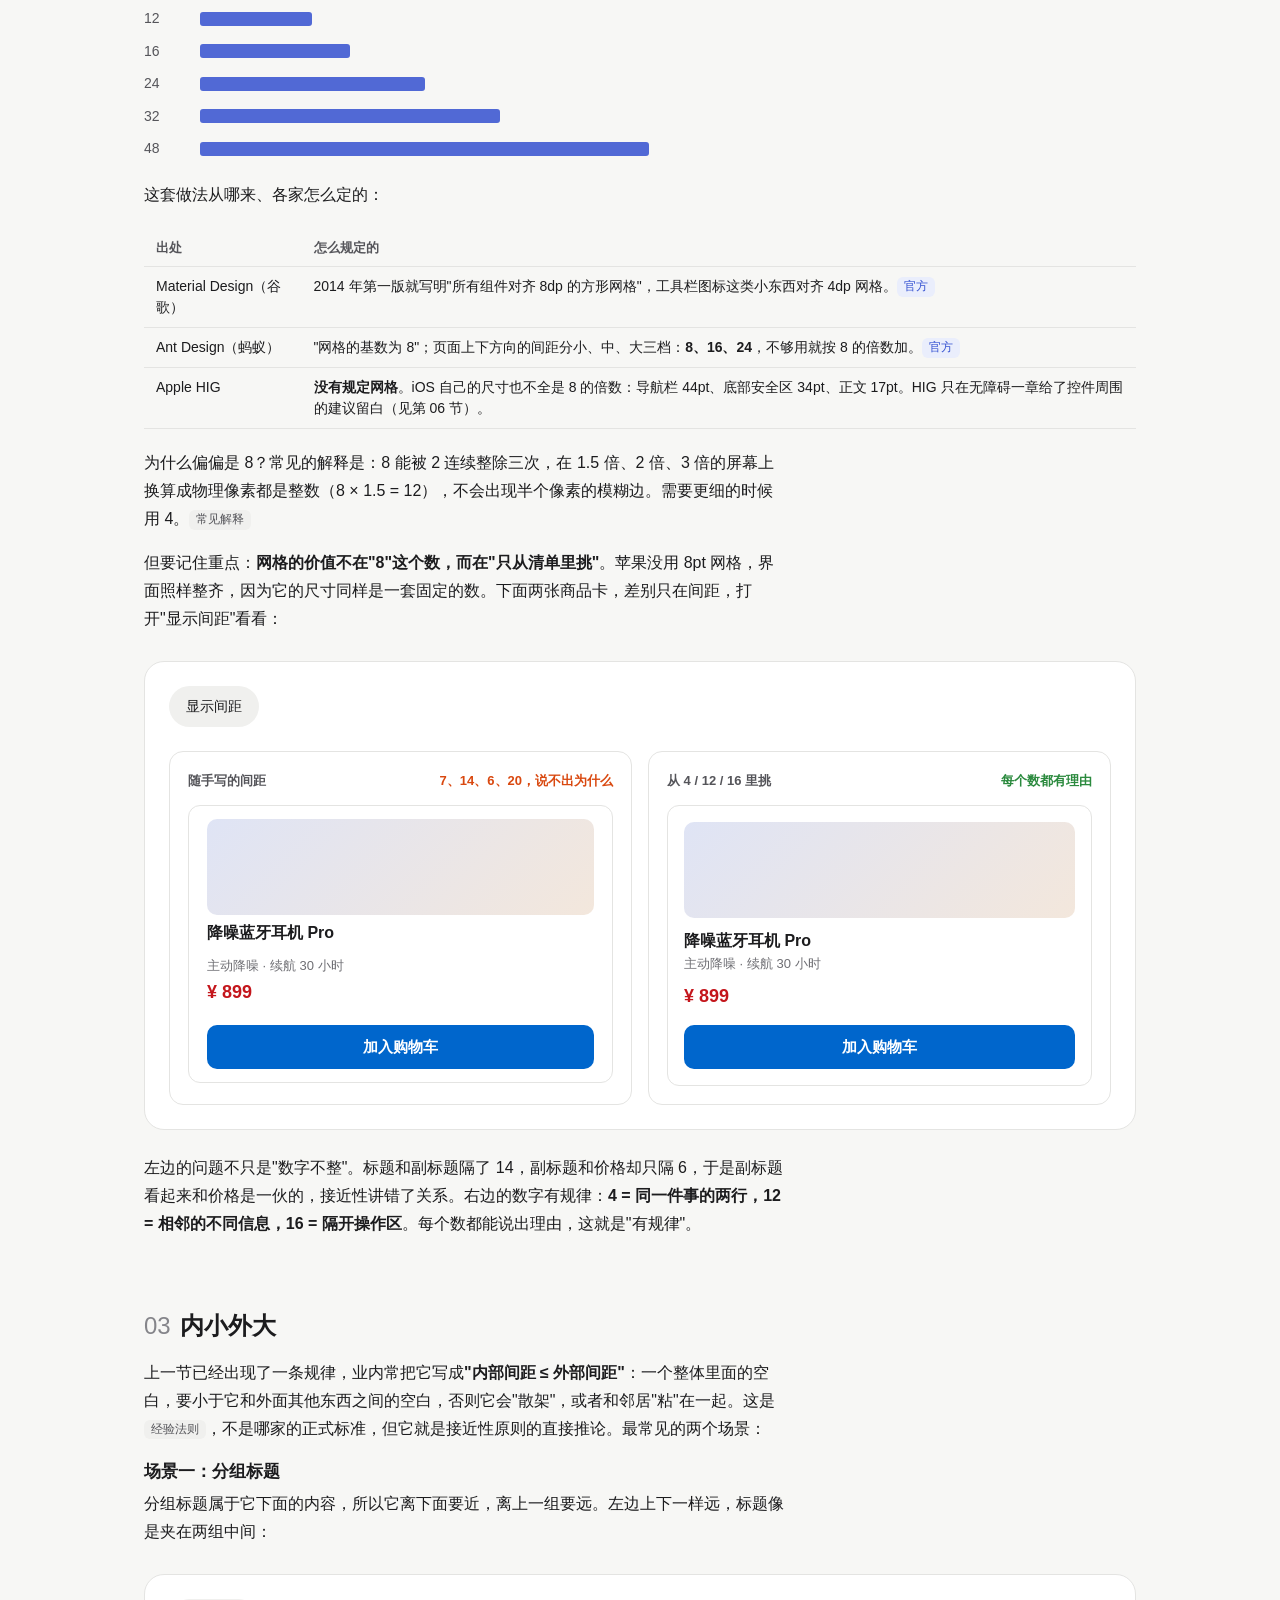
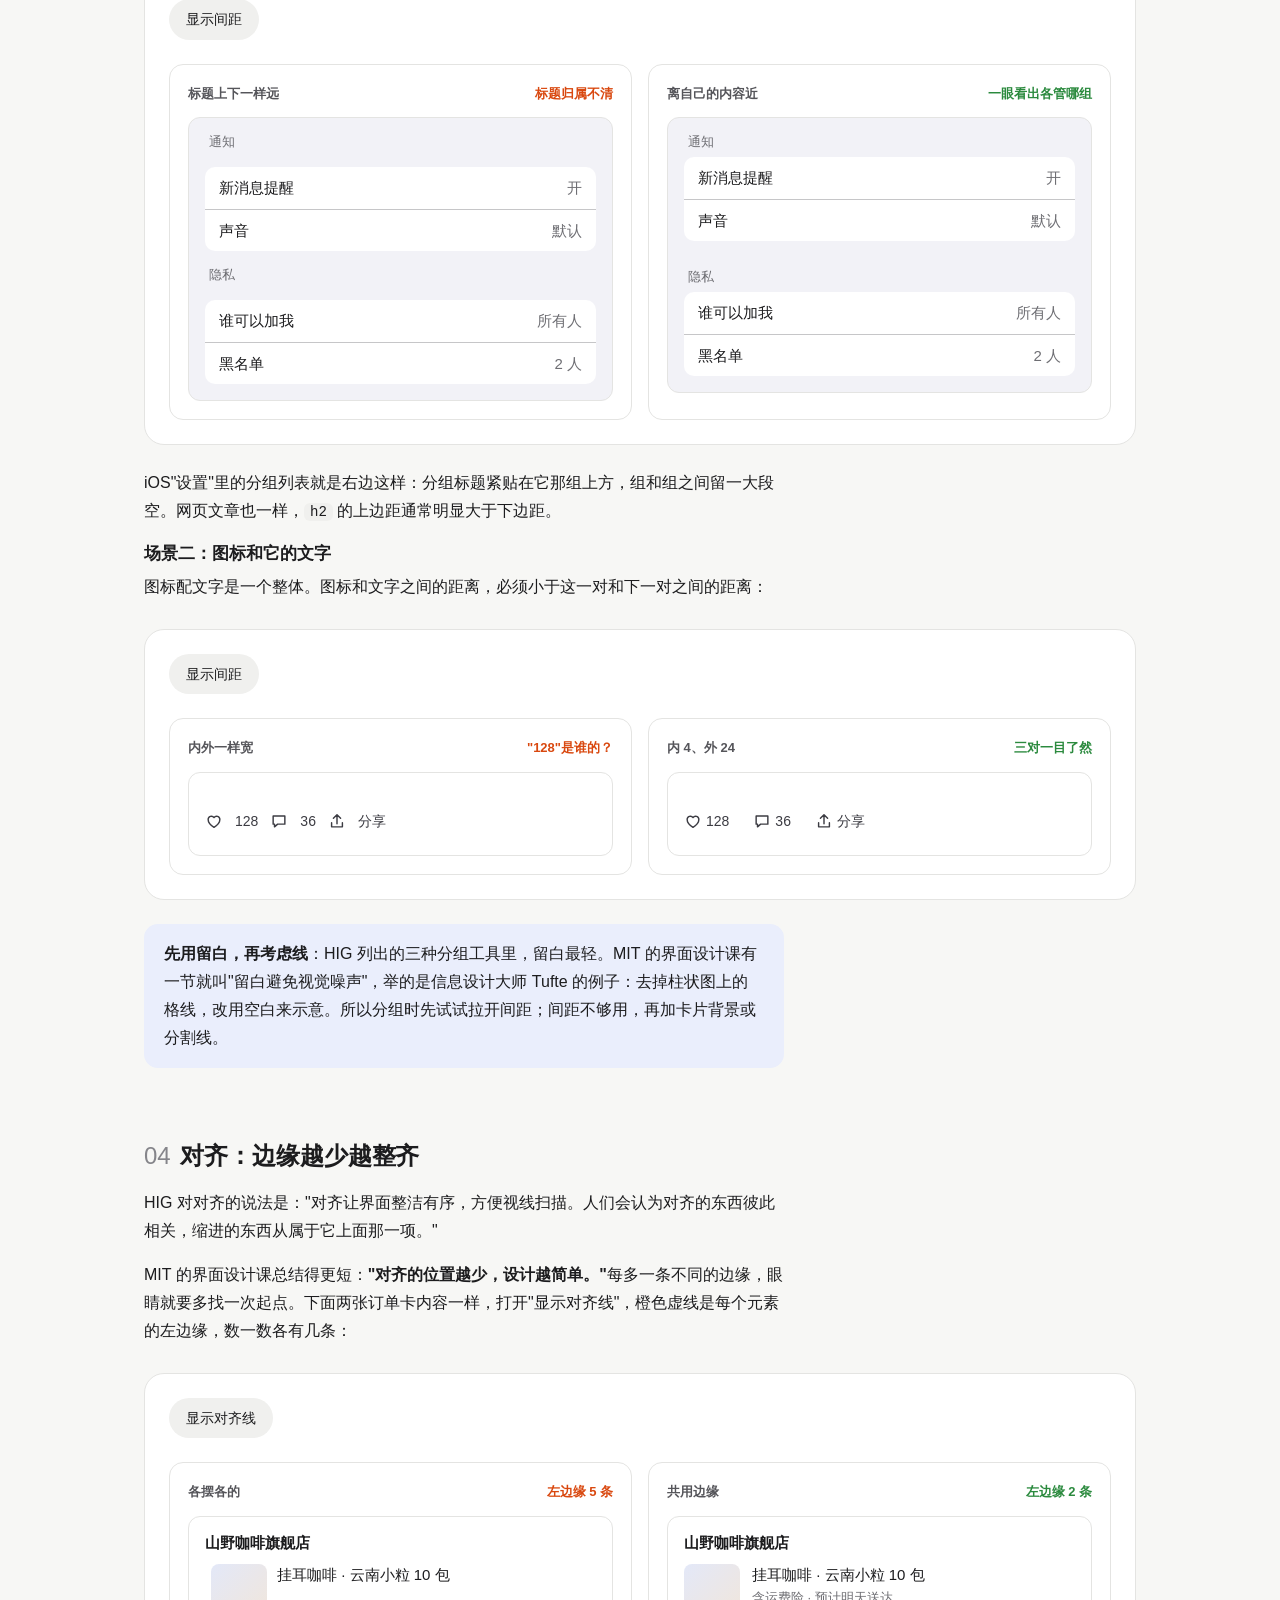
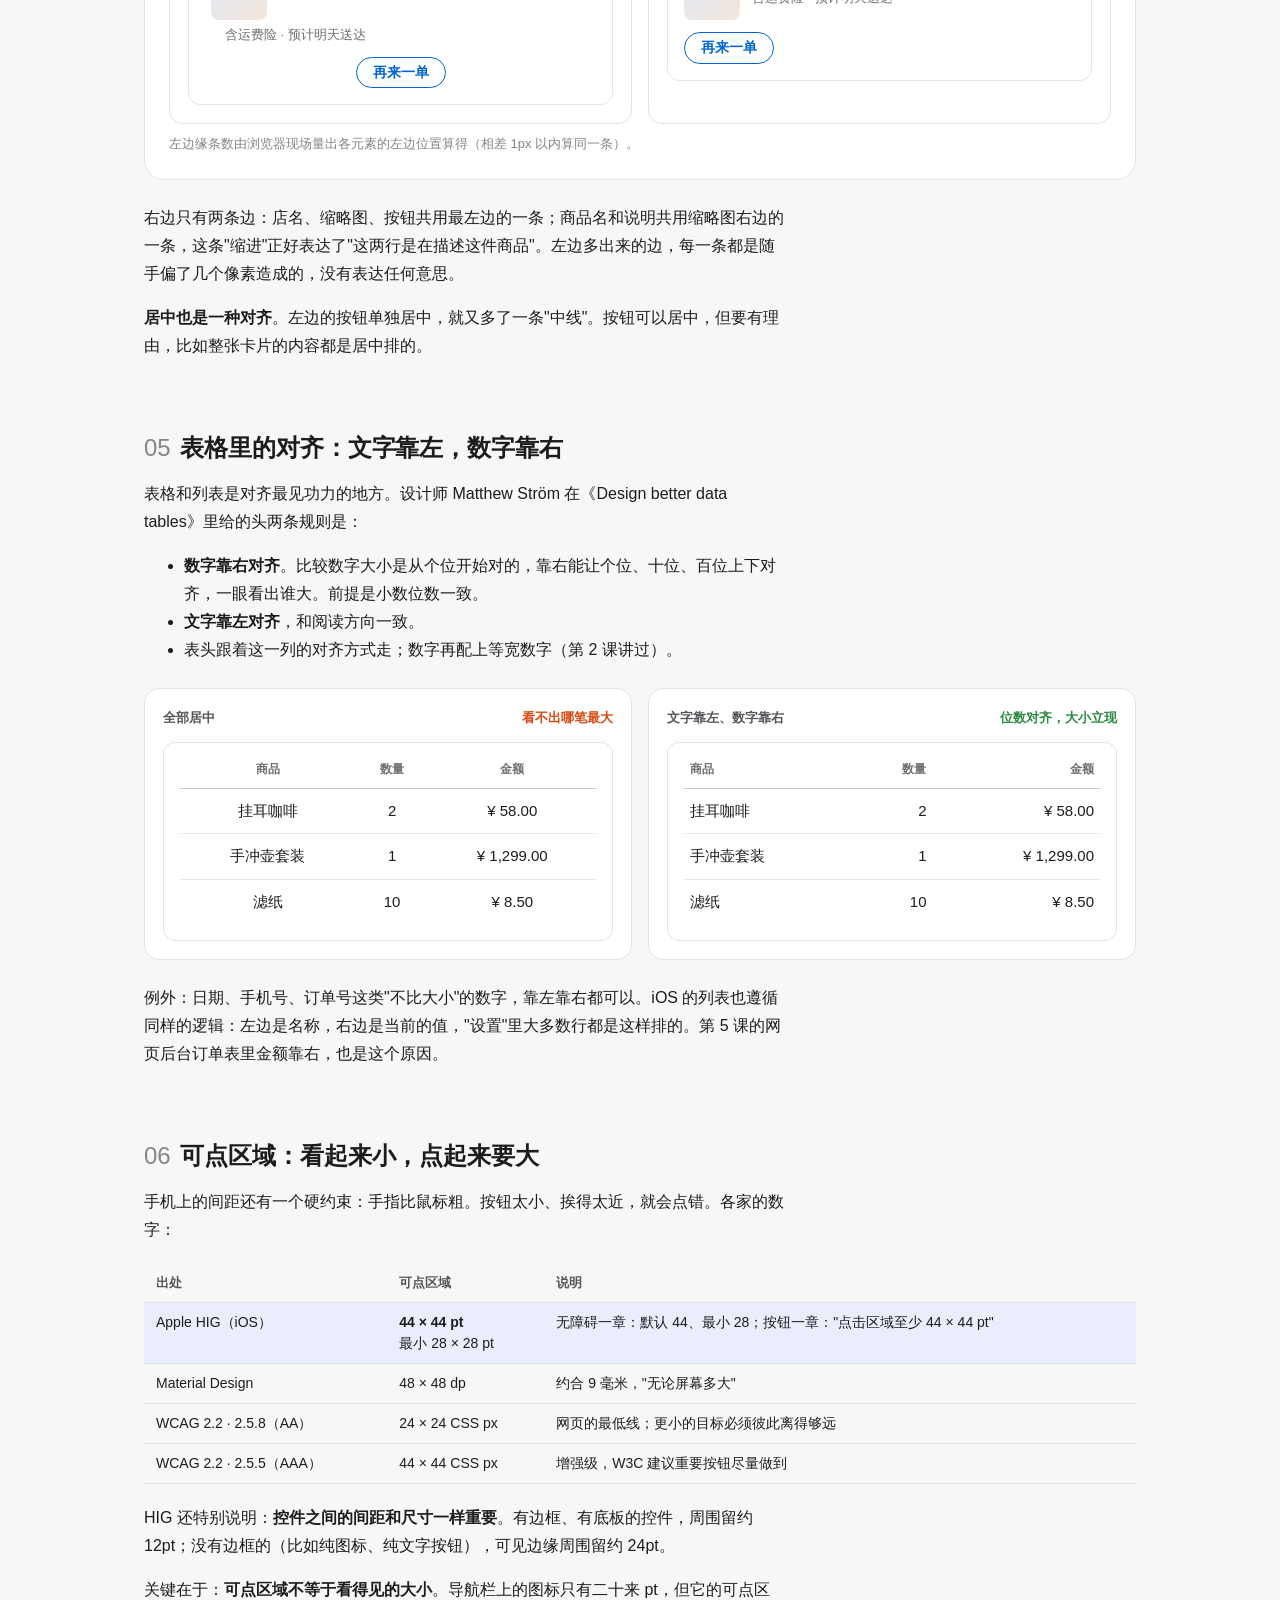
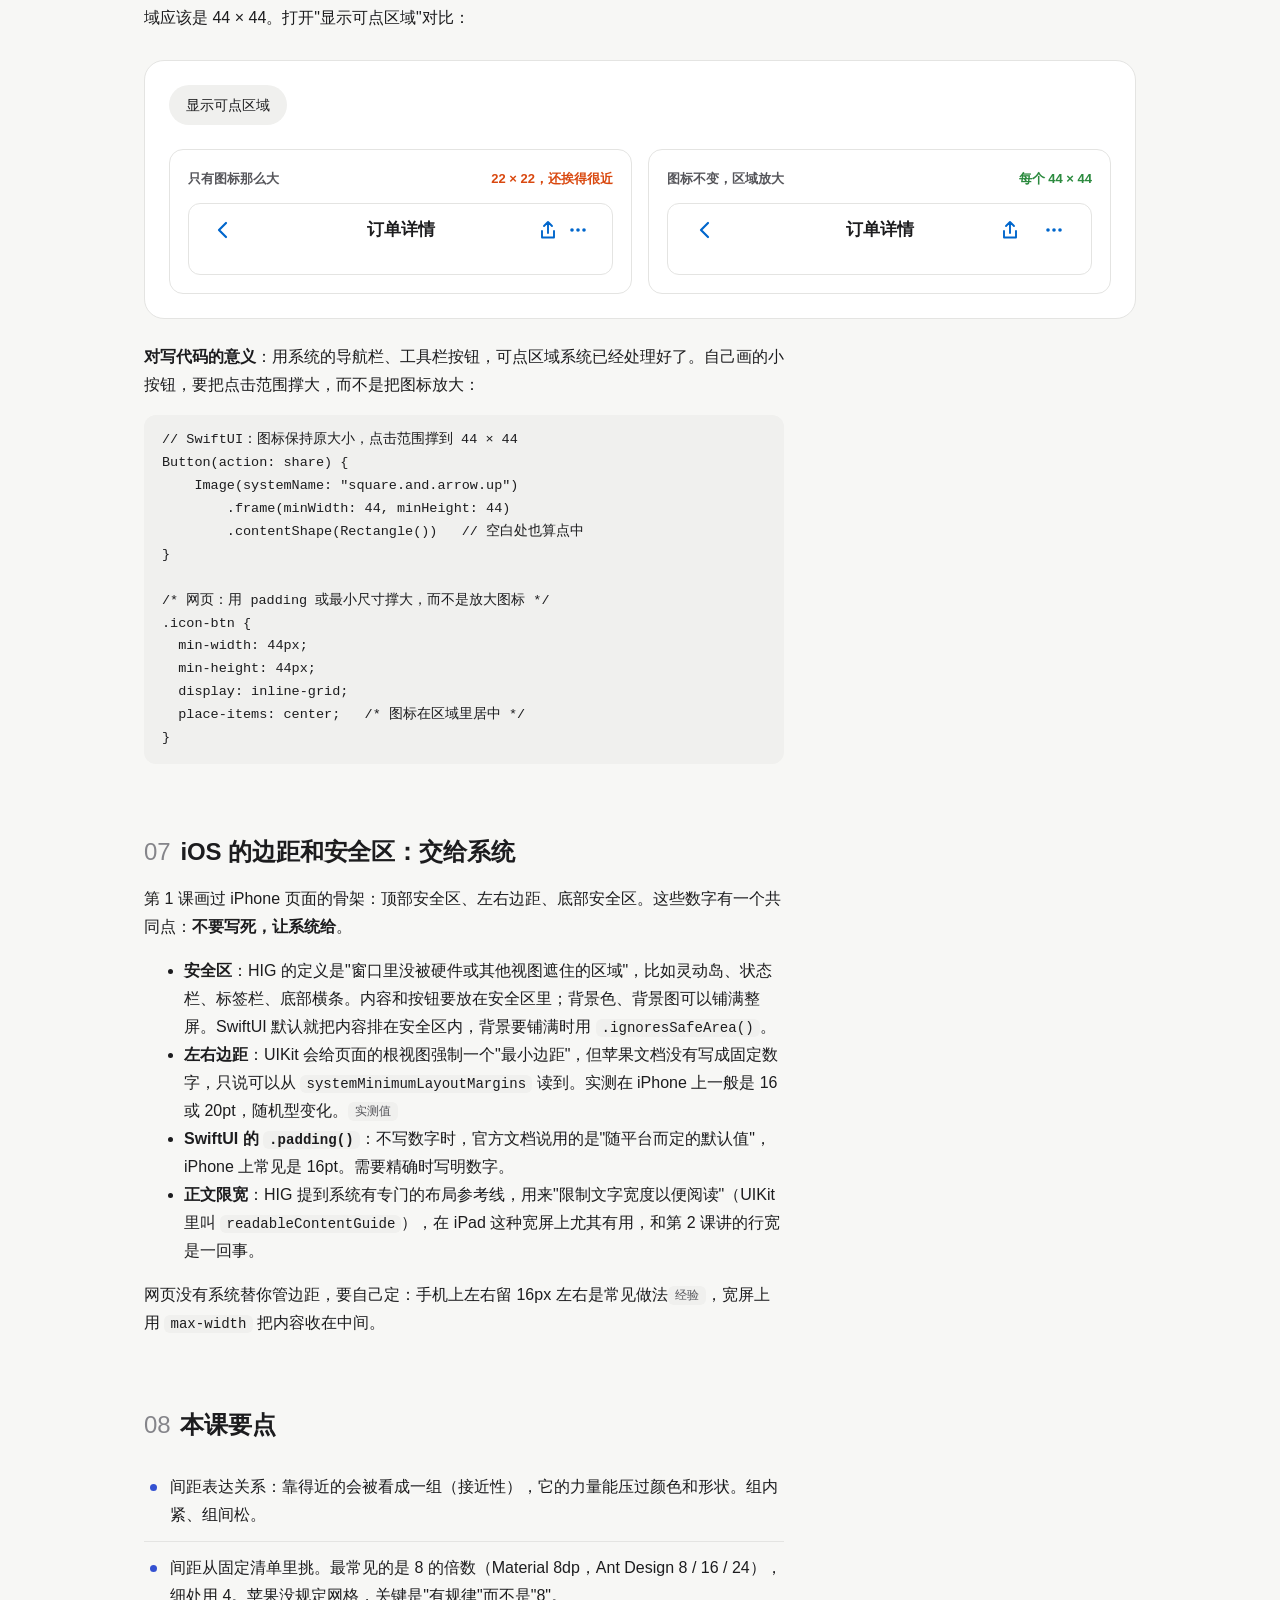
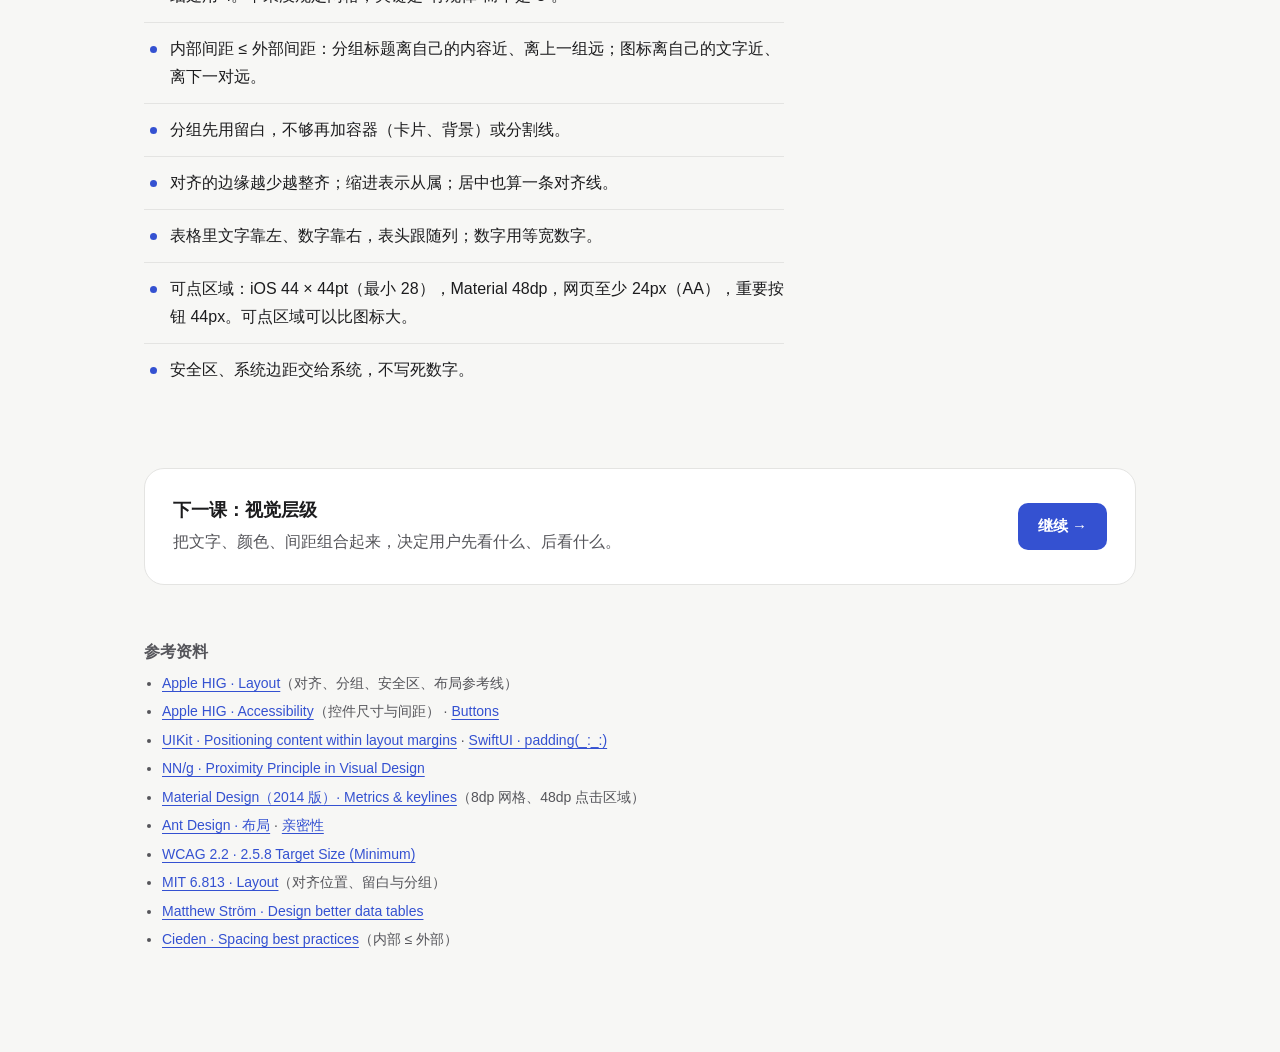
<file: lessons/04-space/index.html>
<!doctype html>
<html lang="zh-CN">
<head>
<meta charset="utf-8">
<meta name="viewport" content="width=device-width, initial-scale=1">
<title>第 4 课 · 间距与对齐</title>
<link rel="stylesheet" href="../../assets/lesson.css">
<style>
  /* 间距标尺：样张里的间距用 .sp 占位元素实现，打开"显示间距"后标出数值 */
  .sp { position: relative; flex: none; }
  .sp.h { align-self: stretch; }
  .is-gaps .sp { background: rgba(255, 45, 85, .22); }
  .is-gaps .sp::after {
    content: attr(data-v); position: absolute; right: 0; top: 50%; transform: translateY(-50%);
    font: 600 10px/1.3 var(--mono); color: #c2185b; background: #fff; padding: 0 3px; border-radius: 3px; z-index: 1;
  }
  .is-gaps .sp.h::after { right: auto; left: 50%; top: -14px; transform: translateX(-50%); }

  /* 01 接近性 */
  .dots { display: flex; align-items: center; justify-content: center; padding: 18px 0 6px; }
  .dots i { width: 22px; height: 22px; border-radius: 50%; flex: none; }
  .dots i:nth-of-type(odd) { background: #3451d1; }
  .dots i:nth-of-type(even) { background: #f08c00; }

  .kv .k { font-size: 13px; color: #6e6e73; line-height: 1.4; }
  .kv .v { font-size: 16px; line-height: 1.4; }

  /* 02 间距清单 */
  .scale { display: grid; gap: 8px; margin-top: 20px; }
  .scale div { display: grid; grid-template-columns: 44px 1fr; align-items: center; gap: 12px; font-size: 14px; font-variant-numeric: tabular-nums; color: var(--text-2); }
  .scale b { display: block; height: 14px; background: var(--accent); border-radius: 3px; opacity: .85; }

  .prod .img { height: 96px; border-radius: 10px; background: linear-gradient(135deg, #dfe4f5, #f3e7dc); }
  .prod .t { font-size: 16px; font-weight: 600; line-height: 1.35; }
  .prod .s { font-size: 13px; color: #6e6e73; line-height: 1.4; }
  .prod .p { font-size: 18px; font-weight: 600; color: #c4161c; line-height: 1.3; }
  .prod .b { display: block; text-align: center; background: #0066cc; color: #fff; border-radius: 10px; padding: 9px 0; font-size: 15px; font-weight: 600; }

  /* 03 内小外大 */
  .grp-h { font-size: 13px; color: #6e6e73; line-height: 1.3; padding-left: 4px; }
  .rows { background: #fff; border-radius: 10px; overflow: hidden; }
  .rows div { display: flex; justify-content: space-between; padding: 11px 14px; font-size: 15px; line-height: 1.3; border-bottom: 0.5px solid rgba(60, 60, 67, .29); }
  .rows div:last-child { border-bottom: 0; }
  .rows span { color: #6e6e73; }
  .paper.grouped { background: #f2f2f7; }

  .acts { display: flex; align-items: center; font-size: 14px; color: #3c3c43; padding: 20px 0 6px; }
  .acts svg { width: 18px; height: 18px; flex: none; }

  /* 04 对齐线 */
  .edges { position: relative; }
  .edge-line { position: absolute; top: 0; bottom: 0; width: 0; border-left: 1px dashed #e8590c; display: none; pointer-events: none; }
  .is-lines .edge-line { display: block; }
  .order .shop { font-size: 15px; font-weight: 600; line-height: 1.3; }
  .order .item { display: flex; align-items: flex-start; }
  .order .thumb { width: 56px; height: 56px; border-radius: 8px; background: linear-gradient(135deg, #e3e8f8, #f1e6db); flex: none; }
  .order .title { font-size: 15px; line-height: 1.4; }
  .order .note { font-size: 13px; color: #6e6e73; line-height: 1.4; }
  .order .btn { display: inline-block; font-size: 14px; font-weight: 600; color: #0066cc; border: 1px solid #0066cc; border-radius: 999px; padding: 5px 16px; line-height: 1.4; }
  .order .row-end { display: flex; justify-content: flex-end; font-size: 14px; }

  /* 05 数字表 */
  .ntable { width: 100%; border-collapse: collapse; font-size: 15px; }
  .ntable th { font-size: 12px; font-weight: 600; color: #6e6e73; padding: 0 6px 8px; border-bottom: 0.5px solid rgba(60, 60, 67, .29); }
  .ntable td { padding: 9px 6px; border-bottom: 0.5px solid rgba(60, 60, 67, .12); }
  .ntable tr:last-child td { border-bottom: 0; }
  .ntable.bad th, .ntable.bad td { text-align: center; }
  .ntable.good th, .ntable.good td { text-align: left; }
  .ntable.good .n { text-align: right; font-variant-numeric: tabular-nums; }

  /* 06 可点区域 */
  .navbar { display: flex; align-items: center; height: 44px; max-width: 393px; margin: 0 auto; position: relative; font-family: -apple-system, BlinkMacSystemFont, "PingFang SC", sans-serif; }
  .navbar .ttl { position: absolute; left: 50%; transform: translateX(-50%); font-size: 17px; font-weight: 600; pointer-events: none; }
  .navbar .right { margin-left: auto; display: flex; align-items: center; }
  .hit { display: flex; align-items: center; justify-content: center; position: relative; flex: none; color: #0066cc; }
  .hit svg { width: 22px; height: 22px; display: block; }
  .is-hits .hit { outline: 1.5px dashed #e8590c; outline-offset: -1px; background: rgba(232, 89, 12, .1); }
  .is-hits .hit::after { content: attr(data-size); position: absolute; top: 100%; left: 50%; transform: translateX(-50%); margin-top: 4px; font: 600 10px/1.3 var(--mono); color: #e8590c; white-space: nowrap; }
  .navbar-wrap { padding: 4px 0 22px; }

  @media (max-width: 860px) {
    .dots i { width: 16px; height: 16px; }
  }
</style>
</head>
<body>
<main class="page">

  <nav class="crumb"><a href="../../index.html">← 课程目录</a></nav>

  <header class="prose">
    <p class="eyebrow">第 4 课 / 共 9 课</p>
    <h1>间距与对齐：用空白说话</h1>
    <p class="lead">间距不是"留点空，好看一点"。它在告诉用户<b>哪些东西是一伙的</b>；对齐在告诉用户<b>东西是按什么规矩摆的</b>。这一课讲清这两件事，再讲一个手机上特有的问题：按钮要多大，手指才点得准。</p>
    <p class="meta">约 25 分钟 · 纯讲解</p>
  </header>

  <!-- 01 -->
  <section>
    <div class="prose">
      <h2><span class="num">01</span>靠得近的，就是一伙的</h2>
      <p>心理学里有一条叫"接近性"的格式塔原则：<b>靠得近的东西，会被看成一组</b>。尼尔森诺曼集团（NN/g）的文章还指出，接近性的力量强到能压过颜色、形状上的相似。下面这排圆点，颜色是蓝橙交替的，但你一眼看到的是"三组"，而不是"蓝的一类、橙的一类"：</p>
    </div>
    <div class="demo">
      <div class="dots" aria-label="12 个圆点，按间距分成三组">
        <i></i><span class="sp h" style="width:6px"></span><i></i><span class="sp h" style="width:6px"></span><i></i><span class="sp h" style="width:6px"></span><i></i>
        <span class="sp h" style="width:40px"></span>
        <i></i><span class="sp h" style="width:6px"></span><i></i><span class="sp h" style="width:6px"></span><i></i><span class="sp h" style="width:6px"></span><i></i>
        <span class="sp h" style="width:40px"></span>
        <i></i><span class="sp h" style="width:6px"></span><i></i><span class="sp h" style="width:6px"></span><i></i><span class="sp h" style="width:6px"></span><i></i>
      </div>
    </div>
    <div class="prose" style="margin-top:24px">
      <p>放到界面里，这条原则意味着：<b>间距本身就是信息</b>。下面两张"收货信息"用的是完全一样的文字，只有间距不同。打开"显示间距"，可以看到每段空白有多大：</p>
    </div>
    <div class="demo">
      <div class="demo-controls"><button type="button" data-action="gaps">显示间距</button></div>
      <div class="samples" style="--cols:2;margin-top:0">
        <div class="sample">
          <div class="cap"><span>所有间距一样大</span><span class="verdict no">标签该归上还是归下？</span></div>
          <div class="paper kv">
            <div class="k">收货人</div><div class="sp" style="height:12px" data-v="12"></div>
            <div class="v">林小满</div><div class="sp" style="height:12px" data-v="12"></div>
            <div class="k">手机号</div><div class="sp" style="height:12px" data-v="12"></div>
            <div class="v">138 0013 8000</div><div class="sp" style="height:12px" data-v="12"></div>
            <div class="k">收货地址</div><div class="sp" style="height:12px" data-v="12"></div>
            <div class="v">上海市徐汇区漕溪北路 88 号 3 楼</div>
          </div>
        </div>
        <div class="sample">
          <div class="cap"><span>组内紧、组间松</span><span class="verdict ok">一眼看出三组</span></div>
          <div class="paper kv">
            <div class="k">收货人</div><div class="sp" style="height:4px" data-v="4"></div>
            <div class="v">林小满</div><div class="sp" style="height:20px" data-v="20"></div>
            <div class="k">手机号</div><div class="sp" style="height:4px" data-v="4"></div>
            <div class="v">138 0013 8000</div><div class="sp" style="height:20px" data-v="20"></div>
            <div class="k">收货地址</div><div class="sp" style="height:4px" data-v="4"></div>
            <div class="v">上海市徐汇区漕溪北路 88 号 3 楼</div>
          </div>
        </div>
      </div>
    </div>
    <div class="prose" style="margin-top:24px">
      <p>左边每段空白都是 12，"手机号"这个标签离上面的"林小满"和下面的号码一样远，眼睛得靠读内容才能配对。右边标签和它的值只隔 4，组与组之间隔 20，<b>还没读字，结构就已经出来了</b>。</p>
      <p>苹果 HIG 的布局一章也是这个意思："把相关的东西放在一组"，并给了三种分组工具：<b>留白、容器（卡片、背景块）、分割线</b>。</p>
    </div>
  </section>

  <!-- 02 -->
  <section>
    <div class="prose">
      <h2><span class="num">02</span>间距从一张短清单里挑：8pt 网格</h2>
      <p>第 1 课说过，"好看"的第一层答案是有规律：字号、颜色、间距都只从一张短清单里挑。间距的清单，业内最常见的是 <b>8 的倍数</b>，叫"8pt 网格"（安卓叫 8dp）：</p>
    </div>
    <div class="scale" aria-label="常用间距">
      <div><span>4</span><b style="width:4%"></b></div>
      <div><span>8</span><b style="width:8%"></b></div>
      <div><span>12</span><b style="width:12%"></b></div>
      <div><span>16</span><b style="width:16%"></b></div>
      <div><span>24</span><b style="width:24%"></b></div>
      <div><span>32</span><b style="width:32%"></b></div>
      <div><span>48</span><b style="width:48%"></b></div>
    </div>
    <div class="prose" style="margin-top:20px">
      <p>这套做法从哪来、各家怎么定的：</p>
    </div>
    <div class="spec-wrap">
      <table class="spec">
        <thead><tr><th>出处</th><th>怎么规定的</th></tr></thead>
        <tbody>
          <tr><td>Material Design（谷歌）</td><td>2014 年第一版就写明"所有组件对齐 8dp 的方形网格"，工具栏图标这类小东西对齐 4dp 网格。<span class="tag std">官方</span></td></tr>
          <tr><td>Ant Design（蚂蚁）</td><td>"网格的基数为 8"；页面上下方向的间距分小、中、大三档：<b>8、16、24</b>，不够用就按 8 的倍数加。<span class="tag std">官方</span></td></tr>
          <tr><td>Apple HIG</td><td><b>没有规定网格</b>。iOS 自己的尺寸也不全是 8 的倍数：导航栏 44pt、底部安全区 34pt、正文 17pt。HIG 只在无障碍一章给了控件周围的建议留白（见第 06 节）。</td></tr>
        </tbody>
      </table>
    </div>
    <div class="prose">
      <p>为什么偏偏是 8？常见的解释是：8 能被 2 连续整除三次，在 1.5 倍、2 倍、3 倍的屏幕上换算成物理像素都是整数（8 × 1.5 = 12），不会出现半个像素的模糊边。需要更细的时候用 4。<span class="tag exp">常见解释</span></p>
      <p>但要记住重点：<b>网格的价值不在"8"这个数，而在"只从清单里挑"</b>。苹果没用 8pt 网格，界面照样整齐，因为它的尺寸同样是一套固定的数。下面两张商品卡，差别只在间距，打开"显示间距"看看：</p>
    </div>
    <div class="demo">
      <div class="demo-controls"><button type="button" data-action="gaps">显示间距</button></div>
      <div class="samples" style="--cols:2;margin-top:0">
        <div class="sample">
          <div class="cap"><span>随手写的间距</span><span class="verdict no">7、14、6、20，说不出为什么</span></div>
          <div class="paper prod" style="padding:13px 18px">
            <div class="img"></div><div class="sp" style="height:7px" data-v="7"></div>
            <div class="t">降噪蓝牙耳机 Pro</div><div class="sp" style="height:14px" data-v="14"></div>
            <div class="s">主动降噪 · 续航 30 小时</div><div class="sp" style="height:6px" data-v="6"></div>
            <div class="p">¥ 899</div><div class="sp" style="height:20px" data-v="20"></div>
            <span class="b">加入购物车</span>
          </div>
        </div>
        <div class="sample">
          <div class="cap"><span>从 4 / 12 / 16 里挑</span><span class="verdict ok">每个数都有理由</span></div>
          <div class="paper prod">
            <div class="img"></div><div class="sp" style="height:12px" data-v="12"></div>
            <div class="t">降噪蓝牙耳机 Pro</div><div class="sp" style="height:4px" data-v="4"></div>
            <div class="s">主动降噪 · 续航 30 小时</div><div class="sp" style="height:12px" data-v="12"></div>
            <div class="p">¥ 899</div><div class="sp" style="height:16px" data-v="16"></div>
            <span class="b">加入购物车</span>
          </div>
        </div>
      </div>
    </div>
    <div class="prose" style="margin-top:24px">
      <p>左边的问题不只是"数字不整"。标题和副标题隔了 14，副标题和价格却只隔 6，于是副标题看起来和价格是一伙的，接近性讲错了关系。右边的数字有规律：<b>4 = 同一件事的两行，12 = 相邻的不同信息，16 = 隔开操作区</b>。每个数都能说出理由，这就是"有规律"。</p>
    </div>
  </section>

  <!-- 03 -->
  <section>
    <div class="prose">
      <h2><span class="num">03</span>内小外大</h2>
      <p>上一节已经出现了一条规律，业内常把它写成<b>"内部间距 ≤ 外部间距"</b>：一个整体里面的空白，要小于它和外面其他东西之间的空白，否则它会"散架"，或者和邻居"粘"在一起。这是<span class="tag exp">经验法则</span>，不是哪家的正式标准，但它就是接近性原则的直接推论。最常见的两个场景：</p>
      <h3>场景一：分组标题</h3>
      <p>分组标题属于它下面的内容，所以它离下面要近，离上一组要远。左边上下一样远，标题像是夹在两组中间：</p>
    </div>
    <div class="demo">
      <div class="demo-controls"><button type="button" data-action="gaps">显示间距</button></div>
      <div class="samples" style="--cols:2;margin-top:0">
        <div class="sample">
          <div class="cap"><span>标题上下一样远</span><span class="verdict no">标题归属不清</span></div>
          <div class="paper grouped">
            <div class="grp-h">通知</div><div class="sp" style="height:16px" data-v="16"></div>
            <div class="rows"><div>新消息提醒<span>开</span></div><div>声音<span>默认</span></div></div>
            <div class="sp" style="height:16px" data-v="16"></div>
            <div class="grp-h">隐私</div><div class="sp" style="height:16px" data-v="16"></div>
            <div class="rows"><div>谁可以加我<span>所有人</span></div><div>黑名单<span>2 人</span></div></div>
          </div>
        </div>
        <div class="sample">
          <div class="cap"><span>离自己的内容近</span><span class="verdict ok">一眼看出各管哪组</span></div>
          <div class="paper grouped">
            <div class="grp-h">通知</div><div class="sp" style="height:6px" data-v="6"></div>
            <div class="rows"><div>新消息提醒<span>开</span></div><div>声音<span>默认</span></div></div>
            <div class="sp" style="height:28px" data-v="28"></div>
            <div class="grp-h">隐私</div><div class="sp" style="height:6px" data-v="6"></div>
            <div class="rows"><div>谁可以加我<span>所有人</span></div><div>黑名单<span>2 人</span></div></div>
          </div>
        </div>
      </div>
    </div>
    <div class="prose" style="margin-top:24px">
      <p>iOS"设置"里的分组列表就是右边这样：分组标题紧贴在它那组上方，组和组之间留一大段空。网页文章也一样，<code>h2</code> 的上边距通常明显大于下边距。</p>
      <h3>场景二：图标和它的文字</h3>
      <p>图标配文字是一个整体。图标和文字之间的距离，必须小于这一对和下一对之间的距离：</p>
    </div>
    <div class="demo">
      <div class="demo-controls"><button type="button" data-action="gaps">显示间距</button></div>
      <div class="samples" style="--cols:2;margin-top:0">
        <div class="sample">
          <div class="cap"><span>内外一样宽</span><span class="verdict no">"128"是谁的？</span></div>
          <div class="paper">
            <div class="acts">
              <svg viewBox="0 0 20 20" aria-hidden="true"><path d="M10 17s-6.5-3.9-6.5-8.6A3.6 3.6 0 0 1 10 6.2a3.6 3.6 0 0 1 6.5 2.2C16.5 13.1 10 17 10 17Z" fill="none" stroke="currentColor" stroke-width="1.6" stroke-linejoin="round"/></svg>
              <span class="sp h" style="width:12px" data-v="12"></span><span>128</span><span class="sp h" style="width:12px" data-v="12"></span>
              <svg viewBox="0 0 20 20" aria-hidden="true"><path d="M3.5 4.5h13v9h-8l-3.5 3v-3H3.5z" fill="none" stroke="currentColor" stroke-width="1.6" stroke-linejoin="round"/></svg>
              <span class="sp h" style="width:12px" data-v="12"></span><span>36</span><span class="sp h" style="width:12px" data-v="12"></span>
              <svg viewBox="0 0 20 20" aria-hidden="true"><path d="M10 3v10M6 7l4-4 4 4M4 12v4.5h12V12" fill="none" stroke="currentColor" stroke-width="1.6" stroke-linecap="round" stroke-linejoin="round"/></svg>
              <span class="sp h" style="width:12px" data-v="12"></span><span>分享</span>
            </div>
          </div>
        </div>
        <div class="sample">
          <div class="cap"><span>内 4、外 24</span><span class="verdict ok">三对一目了然</span></div>
          <div class="paper">
            <div class="acts">
              <svg viewBox="0 0 20 20" aria-hidden="true"><path d="M10 17s-6.5-3.9-6.5-8.6A3.6 3.6 0 0 1 10 6.2a3.6 3.6 0 0 1 6.5 2.2C16.5 13.1 10 17 10 17Z" fill="none" stroke="currentColor" stroke-width="1.6" stroke-linejoin="round"/></svg>
              <span class="sp h" style="width:4px" data-v="4"></span><span>128</span><span class="sp h" style="width:24px" data-v="24"></span>
              <svg viewBox="0 0 20 20" aria-hidden="true"><path d="M3.5 4.5h13v9h-8l-3.5 3v-3H3.5z" fill="none" stroke="currentColor" stroke-width="1.6" stroke-linejoin="round"/></svg>
              <span class="sp h" style="width:4px" data-v="4"></span><span>36</span><span class="sp h" style="width:24px" data-v="24"></span>
              <svg viewBox="0 0 20 20" aria-hidden="true"><path d="M10 3v10M6 7l4-4 4 4M4 12v4.5h12V12" fill="none" stroke="currentColor" stroke-width="1.6" stroke-linecap="round" stroke-linejoin="round"/></svg>
              <span class="sp h" style="width:4px" data-v="4"></span><span>分享</span>
            </div>
          </div>
        </div>
      </div>
    </div>
    <div class="prose" style="margin-top:24px">
      <div class="callout">
        <p><b>先用留白，再考虑线</b>：HIG 列出的三种分组工具里，留白最轻。MIT 的界面设计课有一节就叫"留白避免视觉噪声"，举的是信息设计大师 Tufte 的例子：去掉柱状图上的格线，改用空白来示意。所以分组时先试试拉开间距；间距不够用，再加卡片背景或分割线。</p>
      </div>
    </div>
  </section>

  <!-- 04 -->
  <section>
    <div class="prose">
      <h2><span class="num">04</span>对齐：边缘越少越整齐</h2>
      <p>HIG 对对齐的说法是："对齐让界面整洁有序，方便视线扫描。人们会认为对齐的东西彼此相关，缩进的东西从属于它上面那一项。"</p>
      <p>MIT 的界面设计课总结得更短：<b>"对齐的位置越少，设计越简单。"</b>每多一条不同的边缘，眼睛就要多找一次起点。下面两张订单卡内容一样，打开"显示对齐线"，橙色虚线是每个元素的左边缘，数一数各有几条：</p>
    </div>
    <div class="demo">
      <div class="demo-controls"><button type="button" data-action="lines">显示对齐线</button></div>
      <div class="samples" style="--cols:2;margin-top:0">
        <div class="sample">
          <div class="cap"><span>各摆各的</span><span class="verdict no edge-count"></span></div>
          <div class="paper order edges">
            <div class="shop" data-edge>山野咖啡旗舰店</div>
            <div style="height:12px"></div>
            <div class="item" style="padding-left:6px">
              <div class="thumb" data-edge></div>
              <div style="margin-left:10px">
                <div class="title" data-edge>挂耳咖啡 · 云南小粒 10 包</div>
              </div>
            </div>
            <div style="height:6px"></div>
            <div class="note" style="margin-left:20px" data-edge>含运费险 · 预计明天送达</div>
            <div style="height:12px"></div>
            <div style="text-align:center"><span class="btn" data-edge>再来一单</span></div>
          </div>
        </div>
        <div class="sample">
          <div class="cap"><span>共用边缘</span><span class="verdict ok edge-count"></span></div>
          <div class="paper order edges">
            <div class="shop" data-edge>山野咖啡旗舰店</div>
            <div style="height:12px"></div>
            <div class="item">
              <div class="thumb" data-edge></div>
              <div style="margin-left:12px">
                <div class="title" data-edge>挂耳咖啡 · 云南小粒 10 包</div>
                <div style="height:4px"></div>
                <div class="note" data-edge>含运费险 · 预计明天送达</div>
              </div>
            </div>
            <div style="height:12px"></div>
            <div><span class="btn" data-edge>再来一单</span></div>
          </div>
        </div>
      </div>
      <p class="cite">左边缘条数由浏览器现场量出各元素的左边位置算得（相差 1px 以内算同一条）。</p>
    </div>
    <div class="prose" style="margin-top:24px">
      <p>右边只有两条边：店名、缩略图、按钮共用最左边的一条；商品名和说明共用缩略图右边的一条，这条"缩进"正好表达了"这两行是在描述这件商品"。左边多出来的边，每一条都是随手偏了几个像素造成的，没有表达任何意思。</p>
      <p><b>居中也是一种对齐</b>。左边的按钮单独居中，就又多了一条"中线"。按钮可以居中，但要有理由，比如整张卡片的内容都是居中排的。</p>
    </div>
  </section>

  <!-- 05 -->
  <section>
    <div class="prose">
      <h2><span class="num">05</span>表格里的对齐：文字靠左，数字靠右</h2>
      <p>表格和列表是对齐最见功力的地方。设计师 Matthew Ström 在《Design better data tables》里给的头两条规则是：</p>
      <ul>
        <li><b>数字靠右对齐</b>。比较数字大小是从个位开始对的，靠右能让个位、十位、百位上下对齐，一眼看出谁大。前提是小数位数一致。</li>
        <li><b>文字靠左对齐</b>，和阅读方向一致。</li>
        <li>表头跟着这一列的对齐方式走；数字再配上等宽数字（第 2 课讲过）。</li>
      </ul>
    </div>
    <div class="samples" style="--cols:2">
      <div class="sample">
        <div class="cap"><span>全部居中</span><span class="verdict no">看不出哪笔最大</span></div>
        <div class="paper">
          <table class="ntable bad">
            <thead><tr><th>商品</th><th>数量</th><th>金额</th></tr></thead>
            <tbody>
              <tr><td>挂耳咖啡</td><td>2</td><td>¥ 58.00</td></tr>
              <tr><td>手冲壶套装</td><td>1</td><td>¥ 1,299.00</td></tr>
              <tr><td>滤纸</td><td>10</td><td>¥ 8.50</td></tr>
            </tbody>
          </table>
        </div>
      </div>
      <div class="sample">
        <div class="cap"><span>文字靠左、数字靠右</span><span class="verdict ok">位数对齐，大小立现</span></div>
        <div class="paper">
          <table class="ntable good">
            <thead><tr><th>商品</th><th class="n">数量</th><th class="n">金额</th></tr></thead>
            <tbody>
              <tr><td>挂耳咖啡</td><td class="n">2</td><td class="n">¥ 58.00</td></tr>
              <tr><td>手冲壶套装</td><td class="n">1</td><td class="n">¥ 1,299.00</td></tr>
              <tr><td>滤纸</td><td class="n">10</td><td class="n">¥ 8.50</td></tr>
            </tbody>
          </table>
        </div>
      </div>
    </div>
    <div class="prose" style="margin-top:24px">
      <p>例外：日期、手机号、订单号这类"不比大小"的数字，靠左靠右都可以。iOS 的列表也遵循同样的逻辑：左边是名称，右边是当前的值，"设置"里大多数行都是这样排的。第 5 课的网页后台订单表里金额靠右，也是这个原因。</p>
    </div>
  </section>

  <!-- 06 -->
  <section>
    <div class="prose">
      <h2><span class="num">06</span>可点区域：看起来小，点起来要大</h2>
      <p>手机上的间距还有一个硬约束：手指比鼠标粗。按钮太小、挨得太近，就会点错。各家的数字：</p>
    </div>
    <div class="spec-wrap">
      <table class="spec">
        <thead><tr><th>出处</th><th>可点区域</th><th>说明</th></tr></thead>
        <tbody>
          <tr class="hl"><td>Apple HIG（iOS）</td><td class="num"><b>44 × 44 pt</b><br>最小 28 × 28 pt</td><td>无障碍一章：默认 44、最小 28；按钮一章："点击区域至少 44 × 44 pt"</td></tr>
          <tr><td>Material Design</td><td class="num">48 × 48 dp</td><td>约合 9 毫米，"无论屏幕多大"</td></tr>
          <tr><td>WCAG 2.2 · 2.5.8（AA）</td><td class="num">24 × 24 CSS px</td><td>网页的最低线；更小的目标必须彼此离得够远</td></tr>
          <tr><td>WCAG 2.2 · 2.5.5（AAA）</td><td class="num">44 × 44 CSS px</td><td>增强级，W3C 建议重要按钮尽量做到</td></tr>
        </tbody>
      </table>
    </div>
    <div class="prose">
      <p>HIG 还特别说明：<b>控件之间的间距和尺寸一样重要</b>。有边框、有底板的控件，周围留约 12pt；没有边框的（比如纯图标、纯文字按钮），可见边缘周围留约 24pt。</p>
      <p>关键在于：<b>可点区域不等于看得见的大小</b>。导航栏上的图标只有二十来 pt，但它的可点区域应该是 44 × 44。打开"显示可点区域"对比：</p>
    </div>
    <div class="demo">
      <div class="demo-controls"><button type="button" data-action="hits">显示可点区域</button></div>
      <div class="samples" style="--cols:2;margin-top:0">
        <div class="sample">
          <div class="cap"><span>只有图标那么大</span><span class="verdict no">22 × 22，还挨得很近</span></div>
          <div class="paper navbar-wrap">
            <div class="navbar">
              <span class="hit" data-size="22" style="width:22px;height:22px;margin-left:8px"><svg viewBox="0 0 22 22" aria-hidden="true"><path d="M14 4l-7 7 7 7" fill="none" stroke="currentColor" stroke-width="2.2" stroke-linecap="round" stroke-linejoin="round"/></svg></span>
              <span class="ttl">订单详情</span>
              <span class="right">
                <span class="hit" data-size="22" style="width:22px;height:22px"><svg viewBox="0 0 22 22" aria-hidden="true"><path d="M11 3v11M7 7l4-4 4 4M5 12v6.5h12V12" fill="none" stroke="currentColor" stroke-width="1.9" stroke-linecap="round" stroke-linejoin="round"/></svg></span>
                <span style="width:8px"></span>
                <span class="hit" data-size="22" style="width:22px;height:22px;margin-right:8px"><svg viewBox="0 0 22 22" aria-hidden="true"><circle cx="5" cy="11" r="1.8" fill="currentColor"/><circle cx="11" cy="11" r="1.8" fill="currentColor"/><circle cx="17" cy="11" r="1.8" fill="currentColor"/></svg></span>
              </span>
            </div>
          </div>
        </div>
        <div class="sample">
          <div class="cap"><span>图标不变，区域放大</span><span class="verdict ok">每个 44 × 44</span></div>
          <div class="paper navbar-wrap">
            <div class="navbar">
              <span class="hit" data-size="44×44" style="width:44px;height:44px"><svg viewBox="0 0 22 22" aria-hidden="true"><path d="M14 4l-7 7 7 7" fill="none" stroke="currentColor" stroke-width="2.2" stroke-linecap="round" stroke-linejoin="round"/></svg></span>
              <span class="ttl">订单详情</span>
              <span class="right">
                <span class="hit" data-size="44×44" style="width:44px;height:44px"><svg viewBox="0 0 22 22" aria-hidden="true"><path d="M11 3v11M7 7l4-4 4 4M5 12v6.5h12V12" fill="none" stroke="currentColor" stroke-width="1.9" stroke-linecap="round" stroke-linejoin="round"/></svg></span>
                <span class="hit" data-size="44×44" style="width:44px;height:44px"><svg viewBox="0 0 22 22" aria-hidden="true"><circle cx="5" cy="11" r="1.8" fill="currentColor"/><circle cx="11" cy="11" r="1.8" fill="currentColor"/><circle cx="17" cy="11" r="1.8" fill="currentColor"/></svg></span>
              </span>
            </div>
          </div>
        </div>
      </div>
    </div>
    <div class="prose" style="margin-top:24px">
      <p><b>对写代码的意义</b>：用系统的导航栏、工具栏按钮，可点区域系统已经处理好了。自己画的小按钮，要把点击范围撑大，而不是把图标放大：</p>
<pre class="code">// SwiftUI：图标保持原大小，点击范围撑到 44 × 44
Button(action: share) {
    Image(systemName: "square.and.arrow.up")
        .frame(minWidth: 44, minHeight: 44)
        .contentShape(Rectangle())   // 空白处也算点中
}

/* 网页：用 padding 或最小尺寸撑大，而不是放大图标 */
.icon-btn {
  min-width: 44px;
  min-height: 44px;
  display: inline-grid;
  place-items: center;   /* 图标在区域里居中 */
}</pre>
    </div>
  </section>

  <!-- 07 -->
  <section>
    <div class="prose">
      <h2><span class="num">07</span>iOS 的边距和安全区：交给系统</h2>
      <p>第 1 课画过 iPhone 页面的骨架：顶部安全区、左右边距、底部安全区。这些数字有一个共同点：<b>不要写死，让系统给</b>。</p>
      <ul>
        <li><b>安全区</b>：HIG 的定义是"窗口里没被硬件或其他视图遮住的区域"，比如灵动岛、状态栏、标签栏、底部横条。内容和按钮要放在安全区里；背景色、背景图可以铺满整屏。SwiftUI 默认就把内容排在安全区内，背景要铺满时用 <code>.ignoresSafeArea()</code>。</li>
        <li><b>左右边距</b>：UIKit 会给页面的根视图强制一个"最小边距"，但苹果文档没有写成固定数字，只说可以从 <code>systemMinimumLayoutMargins</code> 读到。实测在 iPhone 上一般是 16 或 20pt，随机型变化。<span class="tag exp">实测值</span></li>
        <li><b>SwiftUI 的 <code>.padding()</code></b>：不写数字时，官方文档说用的是"随平台而定的默认值"，iPhone 上常见是 16pt。需要精确时写明数字。</li>
        <li><b>正文限宽</b>：HIG 提到系统有专门的布局参考线，用来"限制文字宽度以便阅读"（UIKit 里叫 <code>readableContentGuide</code>），在 iPad 这种宽屏上尤其有用，和第 2 课讲的行宽是一回事。</li>
      </ul>
      <p>网页没有系统替你管边距，要自己定：手机上左右留 16px 左右是常见做法<span class="tag exp">经验</span>，宽屏上用 <code>max-width</code> 把内容收在中间。</p>
    </div>
  </section>

  <!-- 08 -->
  <section class="prose">
    <h2><span class="num">08</span>本课要点</h2>
    <ul class="checklist">
      <li>间距表达关系：靠得近的会被看成一组（接近性），它的力量能压过颜色和形状。组内紧、组间松。</li>
      <li>间距从固定清单里挑。最常见的是 8 的倍数（Material 8dp，Ant Design 8 / 16 / 24），细处用 4。苹果没规定网格，关键是"有规律"而不是"8"。</li>
      <li>内部间距 ≤ 外部间距：分组标题离自己的内容近、离上一组远；图标离自己的文字近、离下一对远。</li>
      <li>分组先用留白，不够再加容器（卡片、背景）或分割线。</li>
      <li>对齐的边缘越少越整齐；缩进表示从属；居中也算一条对齐线。</li>
      <li>表格里文字靠左、数字靠右，表头跟随列；数字用等宽数字。</li>
      <li>可点区域：iOS 44 × 44pt（最小 28），Material 48dp，网页至少 24px（AA），重要按钮 44px。可点区域可以比图标大。</li>
      <li>安全区、系统边距交给系统，不写死数字。</li>
    </ul>
  </section>

  <div class="next">
    <div>
      <h3>下一课：视觉层级</h3>
      <p>把文字、颜色、间距组合起来，决定用户先看什么、后看什么。</p>
    </div>
    <a class="btn-primary" href="../05-hierarchy/index.html">继续 →</a>
  </div>

  <footer class="refs">
    <h2>参考资料</h2>
    <ul>
      <li><a href="https://developer.apple.com/design/human-interface-guidelines/layout" target="_blank" rel="noopener">Apple HIG · Layout</a>（对齐、分组、安全区、布局参考线）</li>
      <li><a href="https://developer.apple.com/design/human-interface-guidelines/accessibility" target="_blank" rel="noopener">Apple HIG · Accessibility</a>（控件尺寸与间距） · <a href="https://developer.apple.com/design/human-interface-guidelines/buttons" target="_blank" rel="noopener">Buttons</a></li>
      <li><a href="https://developer.apple.com/documentation/uikit/positioning-content-within-layout-margins" target="_blank" rel="noopener">UIKit · Positioning content within layout margins</a> · <a href="https://developer.apple.com/documentation/swiftui/view/padding(_:_:)" target="_blank" rel="noopener">SwiftUI · padding(_:_:)</a></li>
      <li><a href="https://www.nngroup.com/articles/gestalt-proximity/" target="_blank" rel="noopener">NN/g · Proximity Principle in Visual Design</a></li>
      <li><a href="https://m1.material.io/layout/metrics-keylines.html" target="_blank" rel="noopener">Material Design（2014 版）· Metrics &amp; keylines</a>（8dp 网格、48dp 点击区域）</li>
      <li><a href="https://ant.design/docs/spec/layout-cn" target="_blank" rel="noopener">Ant Design · 布局</a> · <a href="https://ant.design/docs/spec/proximity-cn" target="_blank" rel="noopener">亲密性</a></li>
      <li><a href="https://www.w3.org/WAI/WCAG22/Understanding/target-size-minimum.html" target="_blank" rel="noopener">WCAG 2.2 · 2.5.8 Target Size (Minimum)</a></li>
      <li><a href="https://web.mit.edu/6.813/www/sp18/classes/14-layout/" target="_blank" rel="noopener">MIT 6.813 · Layout</a>（对齐位置、留白与分组）</li>
      <li><a href="https://mattstromawn.com/writing/tables/" target="_blank" rel="noopener">Matthew Ström · Design better data tables</a></li>
      <li><a href="https://cieden.com/book/sub-atomic/spacing/spacing-best-practices" target="_blank" rel="noopener">Cieden · Spacing best practices</a>（内部 ≤ 外部）</li>
    </ul>
  </footer>

</main>
<script src="../../assets/lesson.js"></script>
<script>
  // 04 对齐线：量出每个样张里 [data-edge] 元素的左边缘，去重后画虚线并计数
  function drawEdges() {
    document.querySelectorAll(".edges").forEach((box) => {
      box.querySelectorAll(".edge-line").forEach((l) => l.remove());
      const b = box.getBoundingClientRect();
      const xs = [];
      box.querySelectorAll("[data-edge]").forEach((el) => {
        const x = el.getBoundingClientRect().left - b.left - box.clientLeft;
        if (!xs.some((v) => Math.abs(v - x) <= 1)) xs.push(x);
      });
      xs.forEach((x) => {
        const line = document.createElement("i");
        line.className = "edge-line";
        line.style.left = x + "px";
        box.appendChild(line);
      });
      const out = box.closest(".sample").querySelector(".edge-count");
      if (out) out.textContent = `左边缘 ${xs.length} 条`;
    });
  }
  drawEdges();
  addEventListener("resize", drawEdges);
  // 字体加载完成后文字宽度会变，居中元素的位置跟着变，重量一次
  if (document.fonts) document.fonts.ready.then(drawEdges);
</script>
</body>
</html>
</file>
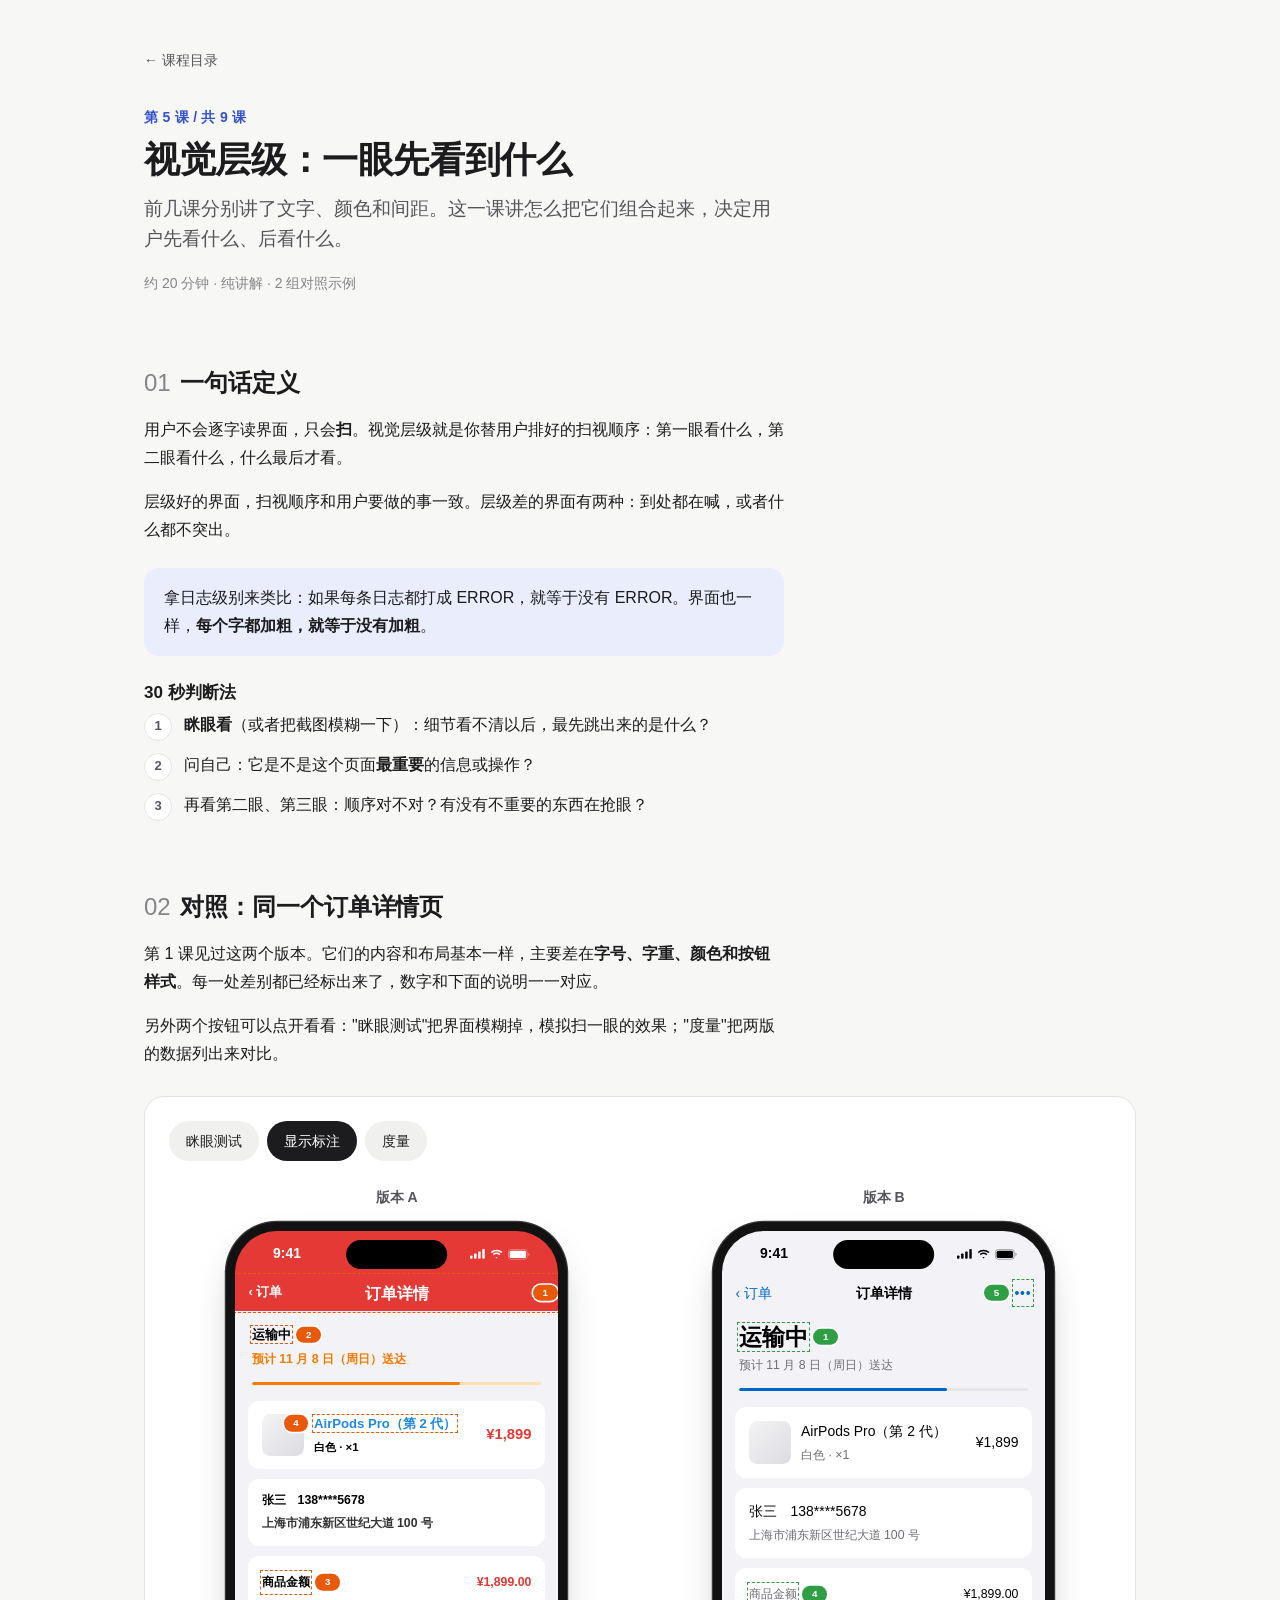
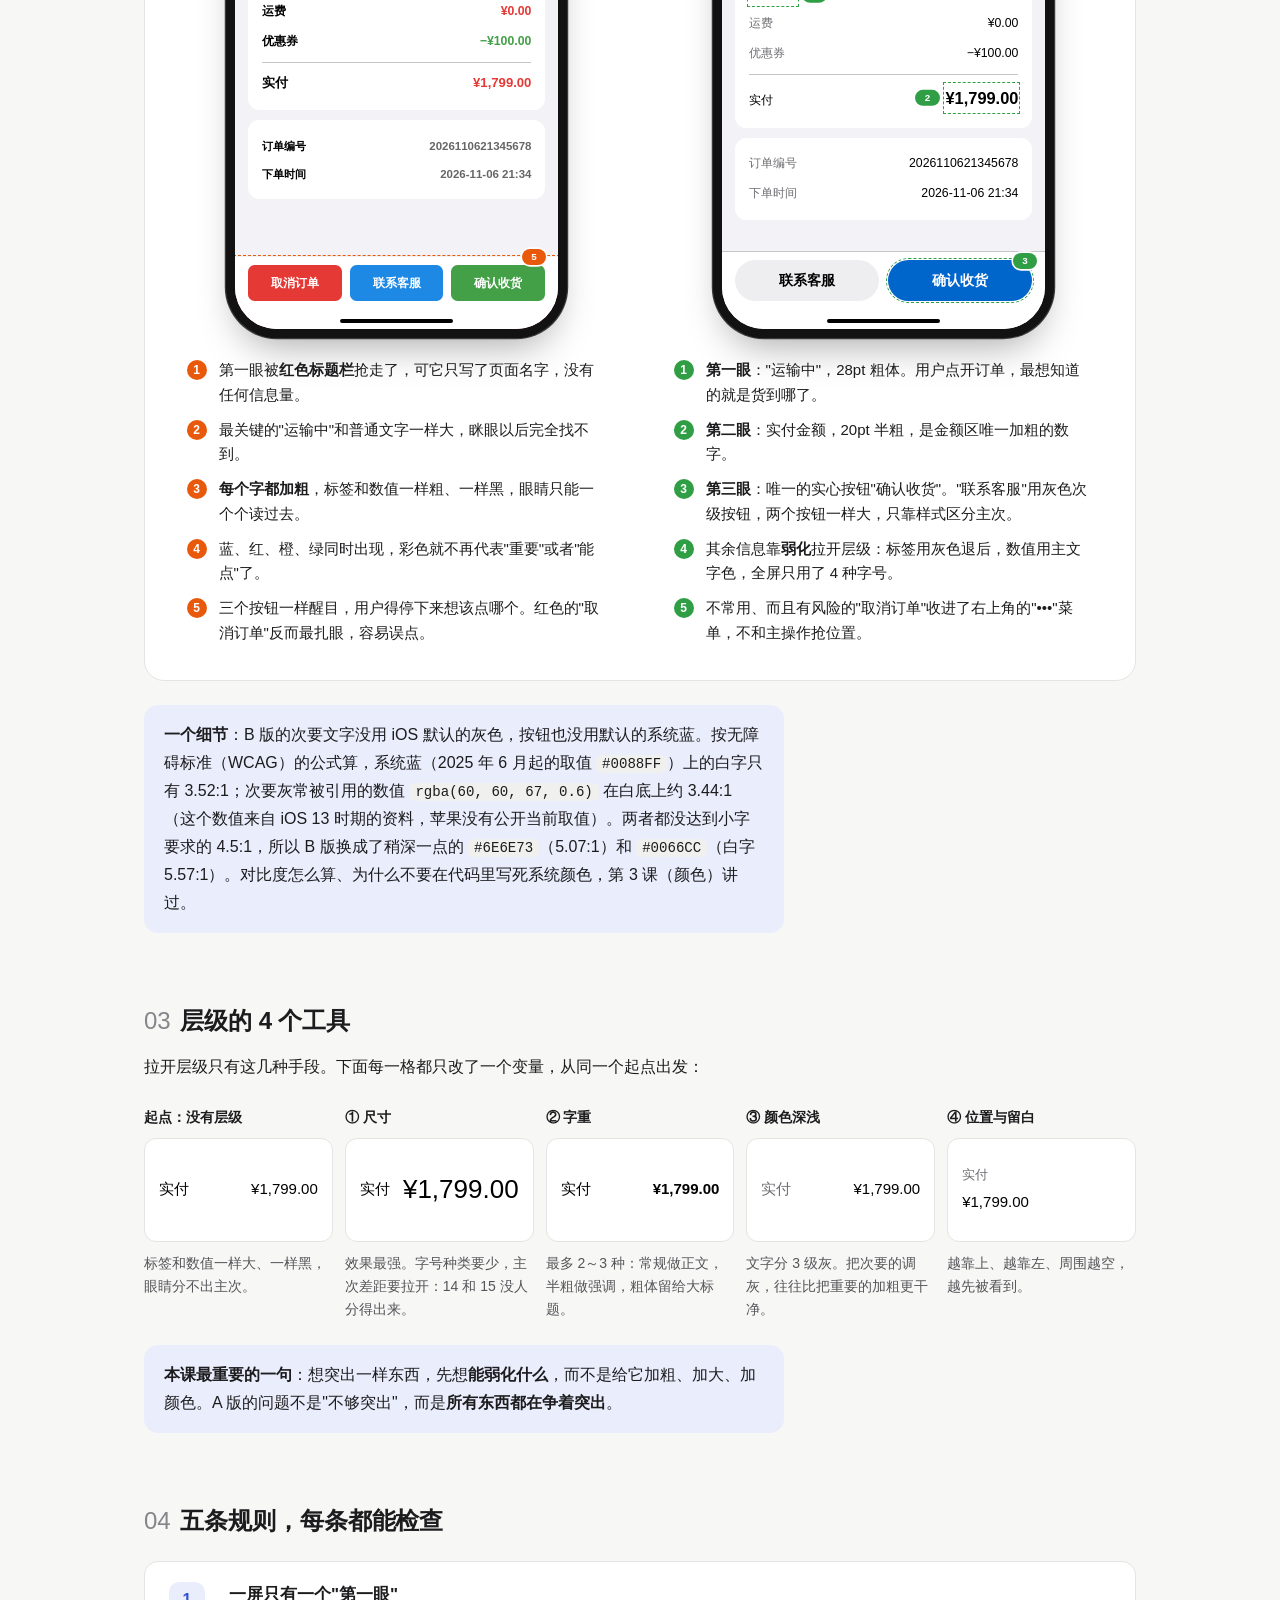
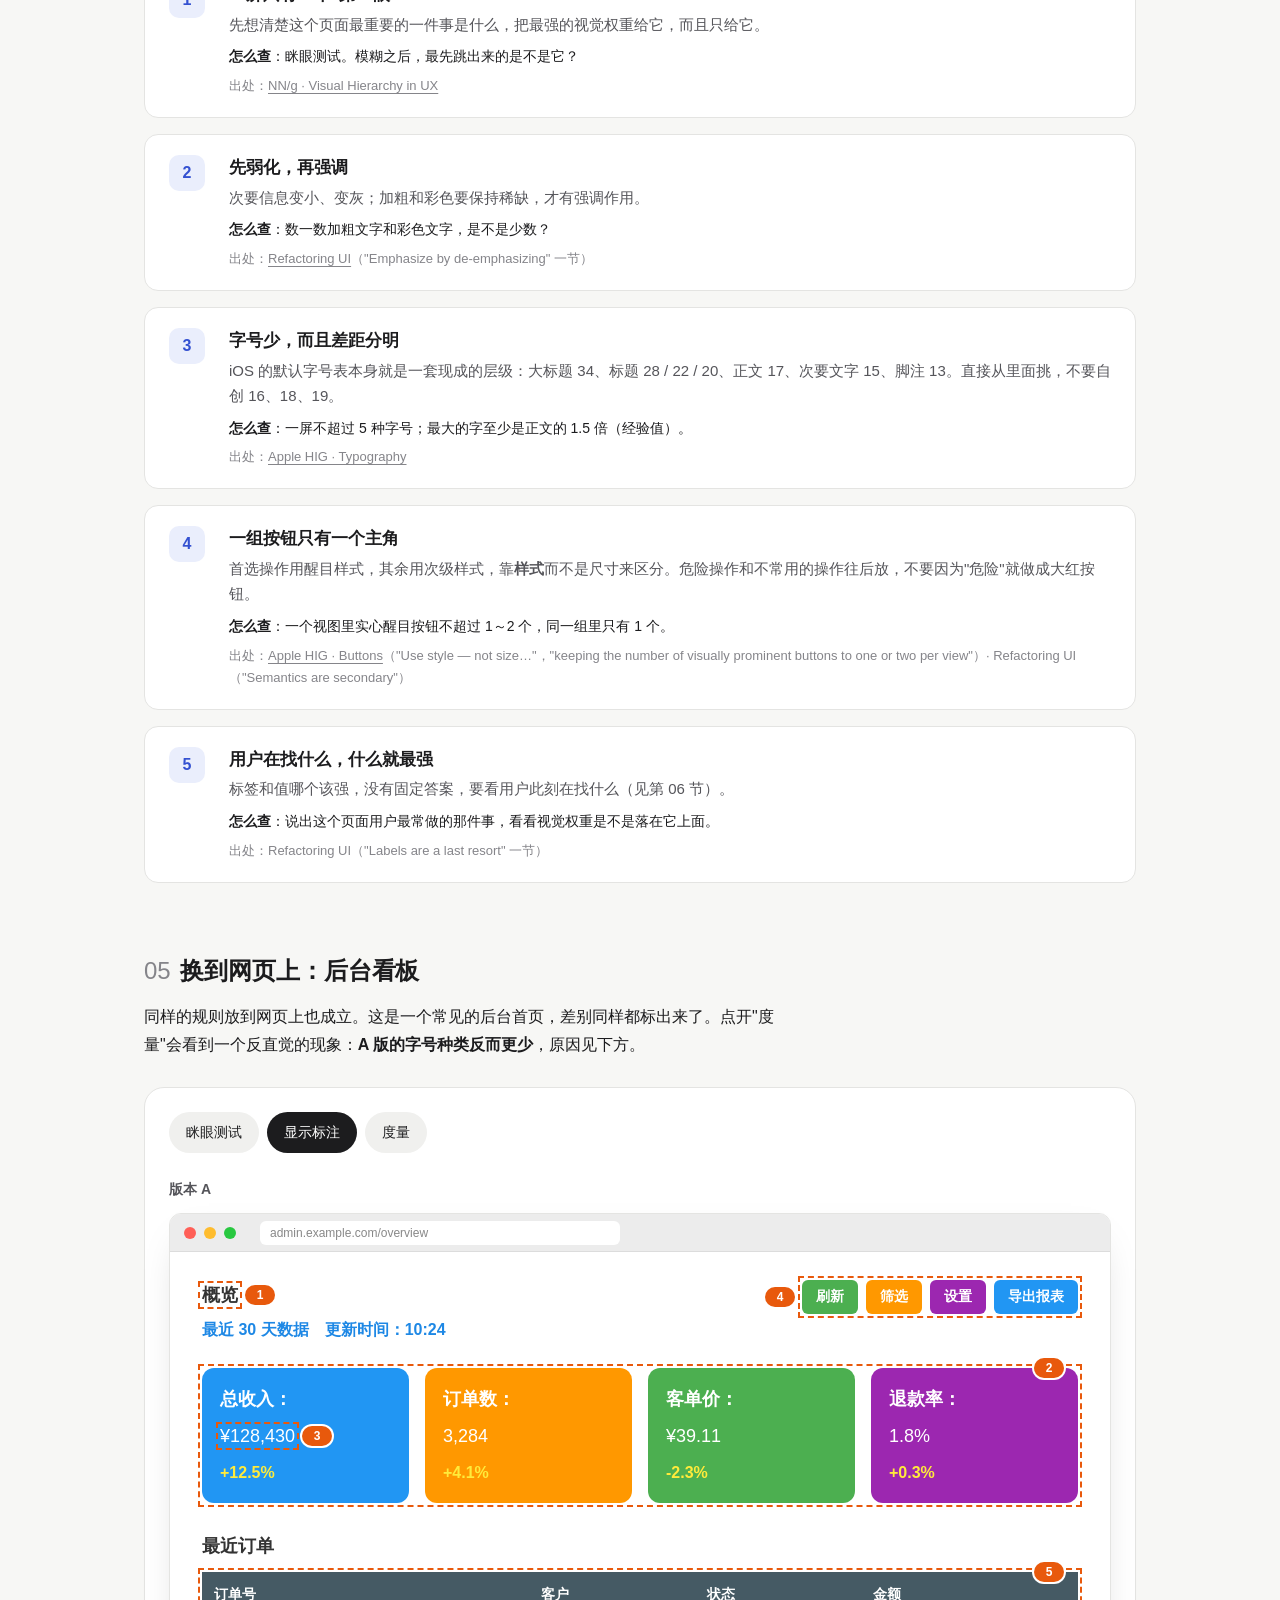
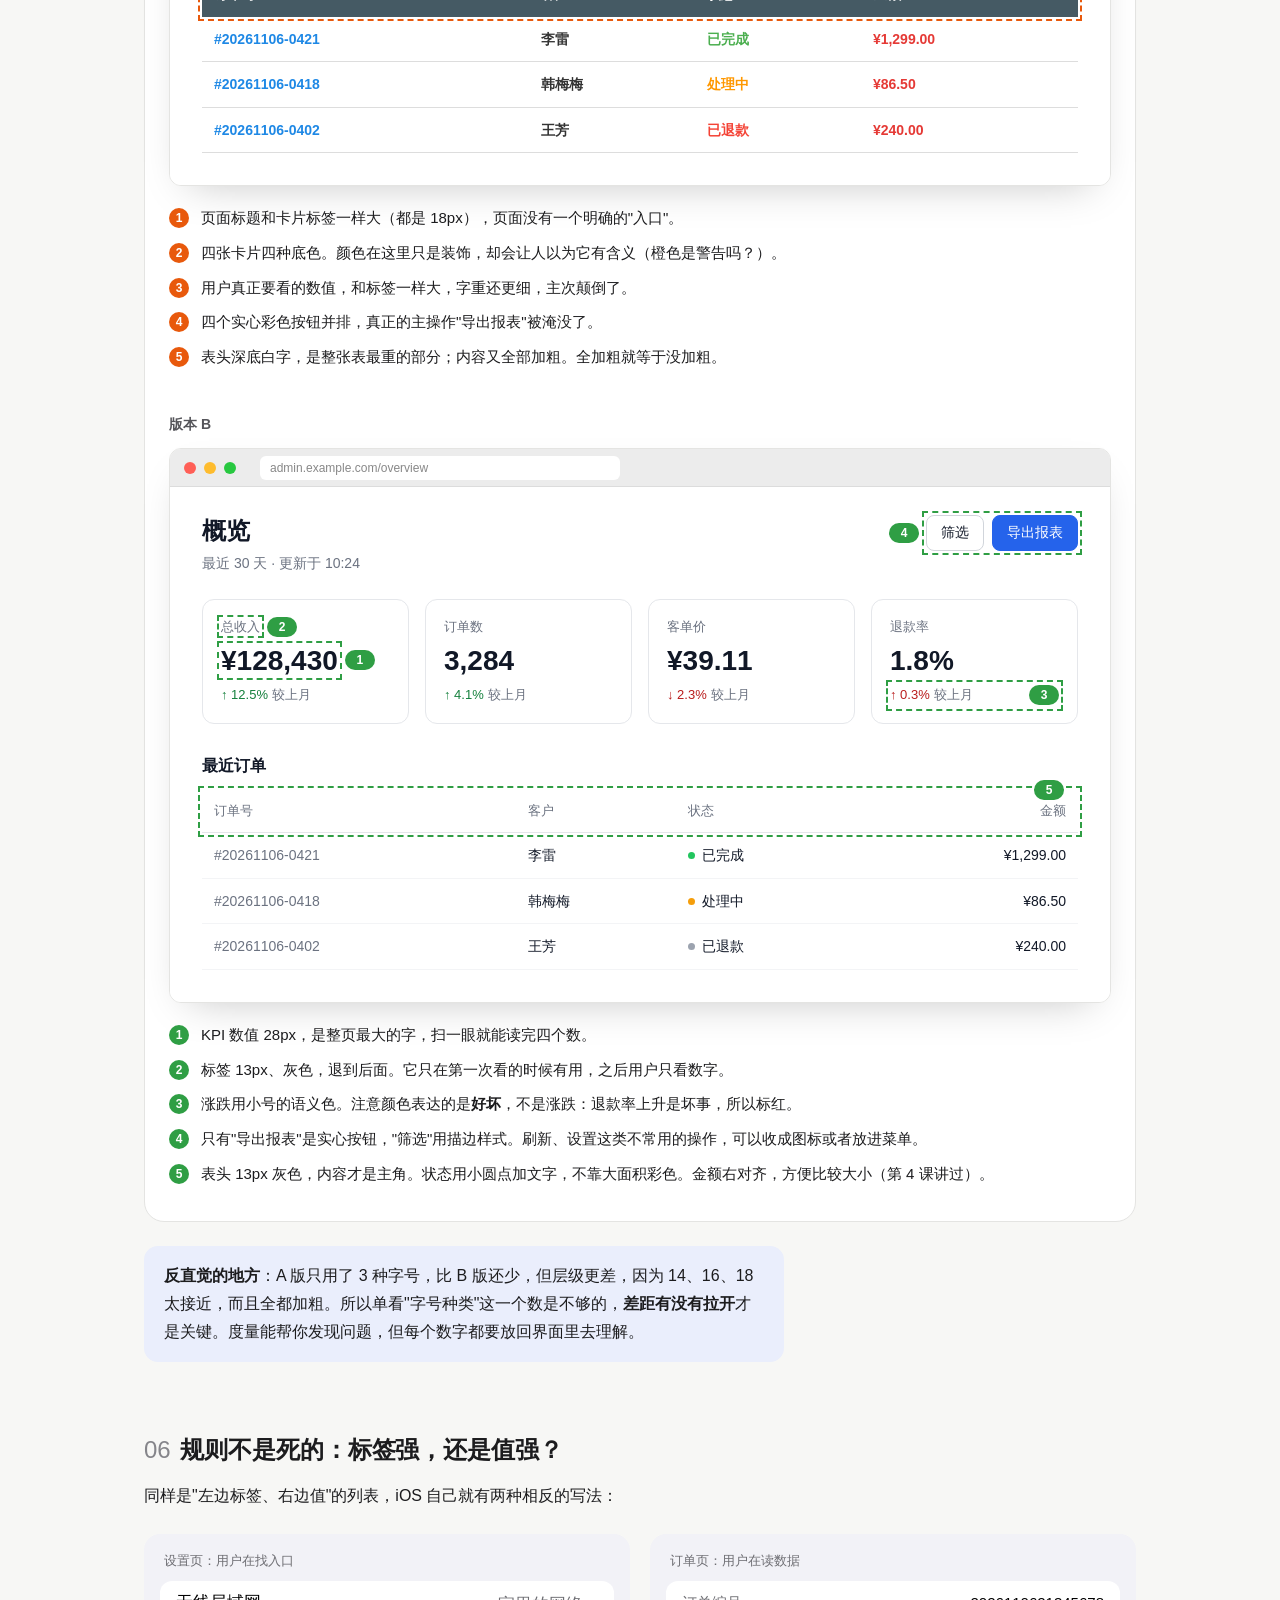
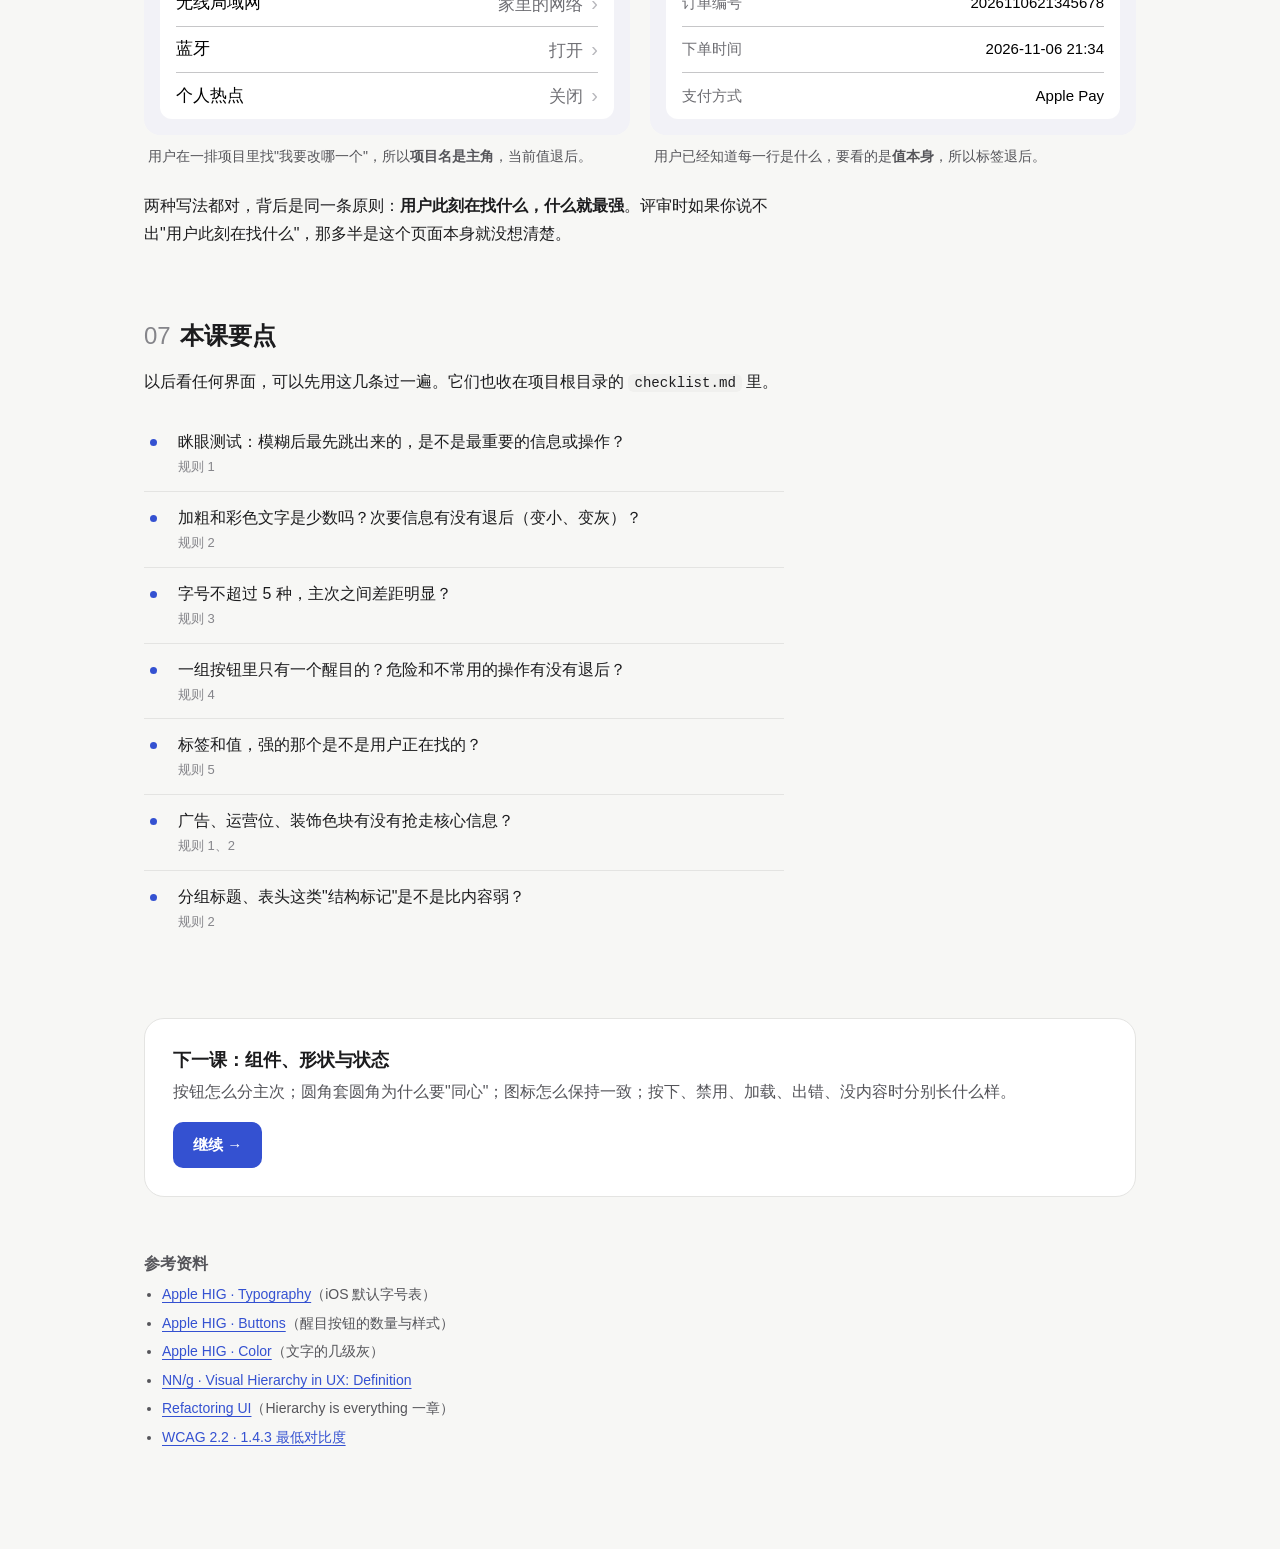
<file: lessons/05-hierarchy/index.html>
<!doctype html>
<html lang="zh-CN">
<head>
<meta charset="utf-8">
<meta name="viewport" content="width=device-width, initial-scale=1">
<title>第 5 课 · 视觉层级</title>
<link rel="stylesheet" href="../../assets/lesson.css">
<style>
  /* ======== 手机示例：通用骨架 ======== */
  .od .nav { height: 44px; flex: none; display: grid; grid-template-columns: 1fr auto 1fr; align-items: center; padding: 0 16px; }
  .od .nav .more { justify-self: end; }
  .od .content { flex: 1; overflow: hidden; padding: 4px 16px 16px; display: flex; flex-direction: column; gap: 12px; }
  .od .status { padding: 12px 4px 8px; }
  .od .bar { height: 4px; border-radius: 2px; margin-top: 14px; overflow: hidden; }
  .od .bar i { display: block; height: 100%; width: 72%; border-radius: 2px; }
  .od .card { background: #fff; border-radius: 14px; padding: 14px 16px; }
  .od .product { display: flex; align-items: center; gap: 12px; }
  .od .thumb { width: 52px; height: 52px; border-radius: 10px; background: linear-gradient(135deg, #f4f4f6, #dcdce1); flex: none; }
  .od .pinfo { flex: 1; min-width: 0; }
  .od .row { display: flex; justify-content: space-between; align-items: baseline; padding: 5px 0; }
  .od .row.total { border-top: 0.5px solid rgba(60,60,67,.29); margin-top: 6px; padding-top: 11px; }
  .od .bottombar { flex: none; background: #fff; padding: 10px 16px 34px; display: flex; gap: 10px; }
  .od .bottombar button { flex: 1; border: 0; font-family: inherit; }

  /* ======== 版本 A：常见的"研发手搓"写法 ======== */
  #mA .screen { background: #e53935; }
  #mA .screen-body { background: #f2f2f7; }
  #mA .nav { background: #e53935; color: #fff; }
  #mA .nav .back, #mA .nav .more { font-size: 16px; font-weight: 700; }
  #mA .nav .title { font-size: 20px; font-weight: 700; }
  #mA .st { font-size: 16px; font-weight: 700; color: #000; }
  #mA .eta { font-size: 15px; font-weight: 700; color: #f57c00; margin-top: 2px; }
  #mA .bar { background: #ffe0b2; }
  #mA .bar i { background: #f57c00; }
  #mA .pname { font-size: 16px; font-weight: 700; color: #1e88e5; }
  #mA .pspec { font-size: 14px; font-weight: 700; color: #000; margin-top: 2px; }
  #mA .pprice { font-size: 18px; font-weight: 700; color: #e53935; }
  #mA .who { font-size: 15px; font-weight: 700; color: #000; }
  #mA .where { font-size: 15px; font-weight: 700; color: #333; margin-top: 2px; }
  #mA .k { font-size: 15px; font-weight: 700; color: #000; }
  #mA .v { font-size: 15px; font-weight: 700; color: #e53935; }
  #mA .v.coupon { color: #43a047; }
  #mA .total .k, #mA .total .v { font-size: 16px; }
  #mA .info .k, #mA .info .v { font-size: 14px; }
  #mA .info .v { color: #666; }
  #mA .bottombar button { height: 44px; border-radius: 8px; color: #fff; font-size: 15px; font-weight: 700; }
  #mA .b-cancel { background: #e53935; }
  #mA .b-cs { background: #1e88e5; }
  #mA .b-ok { background: #43a047; }

  /* ======== 版本 B：同样的内容，重排层级 ======== */
  #mB .nav { color: #000; }
  #mB .nav .back { font-size: 17px; color: #0066cc; }
  #mB .nav .title { font-size: 17px; font-weight: 600; }
  #mB .nav .more { font-size: 17px; color: #0066cc; letter-spacing: 1px; }
  #mB .st { font-size: 28px; font-weight: 700; color: #000; line-height: 1.2; }
  #mB .eta { font-size: 15px; color: #6e6e73; margin-top: 4px; }
  #mB .bar { background: #e5e5ea; }
  #mB .bar i { background: #0066cc; }
  #mB .pname { font-size: 17px; color: #000; }
  #mB .pspec { font-size: 15px; color: #6e6e73; margin-top: 2px; }
  #mB .pprice { font-size: 17px; color: #000; }
  #mB .who { font-size: 17px; color: #000; }
  #mB .where { font-size: 15px; color: #6e6e73; margin-top: 2px; }
  #mB .k { font-size: 15px; color: #6e6e73; }
  #mB .v { font-size: 15px; color: #000; font-variant-numeric: tabular-nums; }
  #mB .total .k { color: #000; }
  #mB .total .v { font-size: 20px; font-weight: 600; }
  #mB .bottombar { border-top: 0.5px solid rgba(60,60,67,.29); }
  #mB .bottombar button { height: 50px; border-radius: 25px; font-size: 17px; font-weight: 600; }
  #mB .b-cs { background: rgba(118,118,128,.12); color: #000; }
  #mB .b-ok { background: #0066cc; color: #fff; }

  /* ======== 网页示例：通用骨架 ======== */
  .dash { padding: 28px 32px 32px; background: #fff; }
  .dash .ph { display: flex; justify-content: space-between; align-items: flex-start; gap: 24px; margin-bottom: 24px; }
  .dash .acts { display: flex; gap: 8px; }
  .dash .acts button { font-family: inherit; cursor: default; }
  .dash .kpis { display: grid; grid-template-columns: repeat(4, 1fr); gap: 16px; margin-bottom: 28px; }
  .dash .kpi { border-radius: 12px; padding: 16px 18px; }
  .dash table { width: 100%; border-collapse: collapse; }
  .dash th, .dash td { text-align: left; padding: 10px 12px; }
  .dash .tt { margin-bottom: 10px; }

  /* 版本 A */
  #wA .pt { font-size: 18px; font-weight: 700; color: #333; }
  #wA .ps { font-size: 16px; font-weight: 700; color: #1e88e5; margin-top: 4px; }
  #wA .acts button { border: 0; border-radius: 6px; padding: 8px 14px; color: #fff; font-size: 14px; font-weight: 700; }
  #wA .kpi { color: #fff; }
  #wA .kpi:nth-child(1) { background: #2196f3; }
  #wA .kpi:nth-child(2) { background: #ff9800; }
  #wA .kpi:nth-child(3) { background: #4caf50; }
  #wA .kpi:nth-child(4) { background: #9c27b0; }
  #wA .kl { font-size: 18px; font-weight: 700; }
  #wA .kv { font-size: 18px; margin: 6px 0; }
  #wA .kd { font-size: 16px; font-weight: 700; color: #ffeb3b; }
  #wA .tt { font-size: 18px; font-weight: 700; color: #333; }
  #wA th { background: #455a64; color: #fff; font-size: 14px; font-weight: 700; }
  #wA td { font-size: 14px; font-weight: 700; color: #333; border-bottom: 1px solid #ddd; }
  #wA td.id { color: #1e88e5; }
  #wA td.amt { color: #e53935; }
  #wA .s-ok { color: #4caf50; } #wA .s-wait { color: #ff9800; } #wA .s-back { color: #f44336; }

  /* 版本 B */
  #wB .pt { font-size: 24px; font-weight: 600; color: #111827; line-height: 1.3; }
  #wB .ps { font-size: 14px; color: #6b7280; margin-top: 4px; }
  #wB .acts button { border-radius: 8px; padding: 8px 14px; font-size: 14px; font-weight: 500; }
  #wB .b-sec { background: #fff; border: 1px solid #d1d5db; color: #111827; }
  #wB .b-pri { background: #2563eb; border: 1px solid #2563eb; color: #fff; }
  #wB .kpi { border: 1px solid #e5e7eb; }
  #wB .kl { font-size: 13px; color: #6b7280; }
  #wB .kv { font-size: 28px; font-weight: 600; color: #111827; margin: 4px 0 6px; line-height: 1.25; font-variant-numeric: tabular-nums; }
  #wB .kd { font-size: 13px; font-weight: 500; }
  #wB .kd .cmp { color: #6b7280; font-weight: 400; margin-left: 4px; }
  #wB .good { color: #15803d; } #wB .bad { color: #b91c1c; }
  #wB .tt { font-size: 16px; font-weight: 600; color: #111827; }
  #wB th { font-size: 13px; font-weight: 500; color: #6b7280; border-bottom: 1px solid #e5e7eb; }
  #wB td { font-size: 14px; color: #111827; border-bottom: 1px solid #f3f4f6; font-variant-numeric: tabular-nums; }
  #wB td.id { color: #6b7280; }
  #wB .r { text-align: right; }
  #wB .dot { display: inline-block; width: 7px; height: 7px; border-radius: 50%; margin-right: 7px; vertical-align: 1px; }
  #wB .d-ok { background: #22c55e; } #wB .d-wait { background: #f59e0b; } #wB .d-back { background: #9ca3af; }

  /* ======== 第 3 节：四个工具 ======== */
  .tools { display: grid; grid-template-columns: repeat(5, minmax(0, 1fr)); gap: 12px; margin-top: 24px; }
  .tool { display: flex; flex-direction: column; }
  .tool .tname { font-size: 14px; font-weight: 600; color: var(--text); margin-bottom: 8px; }
  .tool .sample {
    height: 104px; border-radius: 12px; background: #fff; border: 1px solid var(--line);
    padding: 14px; display: flex; align-items: center; justify-content: space-between;
    font-family: -apple-system, "SF Pro Text", "PingFang SC", sans-serif; color: #000; font-size: 15px;
  }
  .tool .sample.col { flex-direction: column; align-items: flex-start; justify-content: center; gap: 2px; }
  .tool p { font-size: 14px; line-height: 1.65; color: var(--text-2); margin: 10px 0 0; }
  .tool .sample span { white-space: nowrap; }
  .tool .sample .big { font-size: 26px; }

  /* ======== 第 6 节：标签 vs 值 ======== */
  .duo { display: grid; grid-template-columns: repeat(2, minmax(0, 1fr)); gap: 20px; margin-top: 24px; }
  .mini { background: #f2f2f7; border-radius: 16px; padding: 16px; font-family: -apple-system, "SF Pro Text", "PingFang SC", sans-serif; }
  .mini .cap { font-size: 13px; color: #6e6e73; margin: 0 4px 8px; }
  .mini .list { background: #fff; border-radius: 12px; padding: 0 16px; }
  .mini .li { display: flex; justify-content: space-between; align-items: center; min-height: 46px; border-bottom: 0.5px solid rgba(60,60,67,.29); gap: 12px; }
  .mini .li:last-child { border-bottom: 0; }
  .mini.settings .k { font-size: 17px; color: #000; }
  .mini.settings .v { font-size: 17px; color: #6e6e73; }
  .mini.settings .v::after { content: "›"; margin-left: 8px; color: #b8b8bd; font-size: 20px; }
  .mini.order .k { font-size: 15px; color: #6e6e73; }
  .mini.order .v { font-size: 15px; color: #000; font-variant-numeric: tabular-nums; }
  .duo .why { font-size: 14px; color: var(--text-2); margin: 10px 4px 0; line-height: 1.65; }

  .checklist { list-style: none; padding: 0; margin: 20px 0 0; }
  .checklist li { position: relative; padding: 12px 0 12px 34px; border-bottom: 1px solid var(--line); }
  .checklist li:last-child { border-bottom: 0; }
  .checklist li::before {
    content: ""; position: absolute; left: 6px; top: 23px; width: 7px; height: 7px;
    border-radius: 50%; background: var(--accent);
  }
  .checklist small { display: block; color: var(--text-3); font-size: 13px; }

  @media (max-width: 860px) {
    .tools { grid-template-columns: repeat(2, minmax(0, 1fr)); }
    .tool.base { grid-column: span 2; }
    .duo { grid-template-columns: minmax(0, 1fr); }
  }
  @media (max-width: 600px) {
    .tool .sample { padding: 12px; }
    .tool .sample .big { font-size: 21px; }
  }
</style>
</head>
<body>
<main class="page">

  <nav class="crumb"><a href="../../index.html">← 课程目录</a></nav>

  <header class="prose">
    <p class="eyebrow">第 5 课 / 共 9 课</p>
    <h1>视觉层级：一眼先看到什么</h1>
    <p class="lead">前几课分别讲了文字、颜色和间距。这一课讲怎么把它们组合起来，决定用户先看什么、后看什么。</p>
    <p class="meta">约 20 分钟 · 纯讲解 · 2 组对照示例</p>
  </header>

  <!-- 1 -->
  <section class="prose">
    <h2><span class="num">01</span>一句话定义</h2>
    <p>用户不会逐字读界面，只会<b>扫</b>。视觉层级就是你替用户排好的扫视顺序：第一眼看什么，第二眼看什么，什么最后才看。</p>
    <p>层级好的界面，扫视顺序和用户要做的事一致。层级差的界面有两种：到处都在喊，或者什么都不突出。</p>
    <div class="callout">
      <p>拿日志级别来类比：如果每条日志都打成 ERROR，就等于没有 ERROR。界面也一样，<b>每个字都加粗，就等于没有加粗</b>。</p>
    </div>
    <h3>30 秒判断法</h3>
    <ol class="steps">
      <li><b>眯眼看</b>（或者把截图模糊一下）：细节看不清以后，最先跳出来的是什么？</li>
      <li>问自己：它是不是这个页面<b>最重要</b>的信息或操作？</li>
      <li>再看第二眼、第三眼：顺序对不对？有没有不重要的东西在抢眼？</li>
    </ol>
  </section>

  <!-- 2 -->
  <section>
    <div class="prose">
      <h2><span class="num">02</span>对照：同一个订单详情页</h2>
      <p>第 1 课见过这两个版本。它们的内容和布局基本一样，主要差在<b>字号、字重、颜色和按钮样式</b>。每一处差别都已经标出来了，数字和下面的说明一一对应。</p><p>另外两个按钮可以点开看看："眯眼测试"把界面模糊掉，模拟扫一眼的效果；"度量"把两版的数据列出来对比。</p>
    </div>

    <div class="demo is-anno">
      <div class="demo-controls">
        <button type="button" data-action="squint">眯眼测试</button>
        <button type="button" data-action="anno">显示标注</button>
        <button type="button" data-action="metrics">度量</button>
      </div>
      <p class="squint-hint">模糊之后：A 里最先跳出来的是顶部红色标题栏和底部三个彩色按钮，"运输中"淹没在一片同样粗的文字里；B 里先看到"运输中"，然后是蓝色按钮和实付金额。</p>

      <div class="pair">
        <!-- 版本 A -->
        <div class="frame" id="mA" data-version="版本 A" data-kind="bad">
          <div class="frame-tag">版本 A</div>
          <div class="device"><div class="screen">
            <div class="statusbar light" data-ignore><span>9:41</span><span class="island"></span><span class="icons"></span></div>
            <div class="screen-body od">
              <div class="nav" data-anno="1" data-anno-pos="end">
                <span class="back">‹ 订单</span><span class="title">订单详情</span><span class="more">···</span>
              </div>
              <div class="content">
                <div class="status">
                  <div class="st"><span data-anno="2">运输中</span></div>
                  <div class="eta">预计 11 月 8 日（周日）送达</div>
                  <div class="bar"><i></i></div>
                </div>
                <div class="card product">
                  <div class="thumb"></div>
                  <div class="pinfo"><div class="pname"><span data-anno="4" data-anno-pos="left">AirPods Pro（第 2 代）</span></div><div class="pspec">白色 · ×1</div></div>
                  <div class="pprice">¥1,899</div>
                </div>
                <div class="card">
                  <div class="who">张三　138****5678</div>
                  <div class="where">上海市浦东新区世纪大道 100 号</div>
                </div>
                <div class="card">
                  <div class="row"><span class="k" data-anno="3">商品金额</span><span class="v">¥1,899.00</span></div>
                  <div class="row"><span class="k">运费</span><span class="v">¥0.00</span></div>
                  <div class="row"><span class="k">优惠券</span><span class="v coupon">−¥100.00</span></div>
                  <div class="row total"><span class="k">实付</span><span class="v">¥1,799.00</span></div>
                </div>
                <div class="card info">
                  <div class="row"><span class="k">订单编号</span><span class="v">2026110621345678</span></div>
                  <div class="row"><span class="k">下单时间</span><span class="v">2026-11-06 21:34</span></div>
                </div>
              </div>
              <div class="bottombar" data-anno="5" data-anno-pos="edge">
                <button type="button" class="b-cancel">取消订单</button>
                <button type="button" class="b-cs">联系客服</button>
                <button type="button" class="b-ok">确认收货</button>
              </div>
            </div>
            <div class="home-indicator" data-ignore></div>
          </div></div>
          <ol class="notes">
            <li data-n="1">第一眼被<b>红色标题栏</b>抢走了，可它只写了页面名字，没有任何信息量。</li>
            <li data-n="2">最关键的"运输中"和普通文字一样大，眯眼以后完全找不到。</li>
            <li data-n="3"><b>每个字都加粗</b>，标签和数值一样粗、一样黑，眼睛只能一个个读过去。</li>
            <li data-n="4">蓝、红、橙、绿同时出现，彩色就不再代表"重要"或者"能点"了。</li>
            <li data-n="5">三个按钮一样醒目，用户得停下来想该点哪个。红色的"取消订单"反而最扎眼，容易误点。</li>
          </ol>
        </div>

        <!-- 版本 B -->
        <div class="frame" id="mB" data-version="版本 B" data-kind="good">
          <div class="frame-tag">版本 B</div>
          <div class="device"><div class="screen">
            <div class="statusbar" data-ignore><span>9:41</span><span class="island"></span><span class="icons"></span></div>
            <div class="screen-body od">
              <div class="nav">
                <span class="back">‹ 订单</span><span class="title">订单详情</span><span class="more" data-anno="5" data-anno-pos="left">•••</span>
              </div>
              <div class="content">
                <div class="status">
                  <div class="st"><span data-anno="1">运输中</span></div>
                  <div class="eta">预计 11 月 8 日（周日）送达</div>
                  <div class="bar"><i></i></div>
                </div>
                <div class="card product">
                  <div class="thumb"></div>
                  <div class="pinfo"><div class="pname">AirPods Pro（第 2 代）</div><div class="pspec">白色 · ×1</div></div>
                  <div class="pprice">¥1,899</div>
                </div>
                <div class="card">
                  <div class="who">张三　138****5678</div>
                  <div class="where">上海市浦东新区世纪大道 100 号</div>
                </div>
                <div class="card">
                  <div class="row"><span class="k" data-anno="4">商品金额</span><span class="v">¥1,899.00</span></div>
                  <div class="row"><span class="k">运费</span><span class="v">¥0.00</span></div>
                  <div class="row"><span class="k">优惠券</span><span class="v">−¥100.00</span></div>
                  <div class="row total"><span class="k">实付</span><span class="v" data-anno="2" data-anno-pos="left">¥1,799.00</span></div>
                </div>
                <div class="card info">
                  <div class="row"><span class="k">订单编号</span><span class="v">2026110621345678</span></div>
                  <div class="row"><span class="k">下单时间</span><span class="v">2026-11-06 21:34</span></div>
                </div>
              </div>
              <div class="bottombar">
                <button type="button" class="b-cs">联系客服</button>
                <button type="button" class="b-ok" data-anno="3" data-anno-pos="corner">确认收货</button>
              </div>
            </div>
            <div class="home-indicator" data-ignore></div>
          </div></div>
          <ol class="notes">
            <li data-n="1"><b>第一眼</b>："运输中"，28pt 粗体。用户点开订单，最想知道的就是货到哪了。</li>
            <li data-n="2"><b>第二眼</b>：实付金额，20pt 半粗，是金额区唯一加粗的数字。</li>
            <li data-n="3"><b>第三眼</b>：唯一的实心按钮"确认收货"。"联系客服"用灰色次级按钮，两个按钮一样大，只靠样式区分主次。</li>
            <li data-n="4">其余信息靠<b>弱化</b>拉开层级：标签用灰色退后，数值用主文字色，全屏只用了 4 种字号。</li>
            <li data-n="5">不常用、而且有风险的"取消订单"收进了右上角的"•••"菜单，不和主操作抢位置。</li>
          </ol>
        </div>
      </div>

      <div class="metrics"></div>
    </div>

    <div class="prose">
      <div class="callout">
        <p><b>一个细节</b>：B 版的次要文字没用 iOS 默认的灰色，按钮也没用默认的系统蓝。按无障碍标准（WCAG）的公式算，系统蓝（2025 年 6 月起的取值 <code>#0088FF</code>）上的白字只有 3.52:1；次要灰常被引用的数值 <code>rgba(60, 60, 67, 0.6)</code> 在白底上约 3.44:1（这个数值来自 iOS 13 时期的资料，苹果没有公开当前取值）。两者都没达到小字要求的 4.5:1，所以 B 版换成了稍深一点的 <code>#6E6E73</code>（5.07:1）和 <code>#0066CC</code>（白字 5.57:1）。对比度怎么算、为什么不要在代码里写死系统颜色，第 3 课（颜色）讲过。</p>
      </div>
    </div>
  </section>

  <!-- 3 -->
  <section>
    <div class="prose">
      <h2><span class="num">03</span>层级的 4 个工具</h2>
      <p>拉开层级只有这几种手段。下面每一格都只改了一个变量，从同一个起点出发：</p>
    </div>
    <div class="tools">
      <div class="tool base">
        <div class="tname">起点：没有层级</div>
        <div class="sample"><span>实付</span><span>¥1,799.00</span></div>
        <p>标签和数值一样大、一样黑，眼睛分不出主次。</p>
      </div>
      <div class="tool">
        <div class="tname">① 尺寸</div>
        <div class="sample"><span>实付</span><span class="big">¥1,799.00</span></div>
        <p>效果最强。字号种类要少，主次差距要拉开：14 和 15 没人分得出来。</p>
      </div>
      <div class="tool">
        <div class="tname">② 字重</div>
        <div class="sample"><span>实付</span><span style="font-weight:600">¥1,799.00</span></div>
        <p>最多 2～3 种：常规做正文，半粗做强调，粗体留给大标题。</p>
      </div>
      <div class="tool">
        <div class="tname">③ 颜色深浅</div>
        <div class="sample"><span style="color:#6e6e73">实付</span><span>¥1,799.00</span></div>
        <p>文字分 3 级灰。把次要的调灰，往往比把重要的加粗更干净。</p>
      </div>
      <div class="tool">
        <div class="tname">④ 位置与留白</div>
        <div class="sample col"><span style="font-size:13px;color:#6e6e73">实付</span><span>¥1,799.00</span></div>
        <p>越靠上、越靠左、周围越空，越先被看到。</p>
      </div>
    </div>
    <div class="prose">
      <div class="callout">
        <p><b>本课最重要的一句</b>：想突出一样东西，先想<b>能弱化什么</b>，而不是给它加粗、加大、加颜色。A 版的问题不是"不够突出"，而是<b>所有东西都在争着突出</b>。</p>
      </div>
    </div>
  </section>

  <!-- 4 -->
  <section>
    <div class="prose">
      <h2><span class="num">04</span>五条规则，每条都能检查</h2>
    </div>
    <div class="rules">
      <div class="rule">
        <div class="rn">1</div>
        <h3>一屏只有一个"第一眼"</h3>
        <p>先想清楚这个页面最重要的一件事是什么，把最强的视觉权重给它，而且只给它。</p>
        <p class="measure"><b>怎么查</b>：眯眼测试。模糊之后，最先跳出来的是不是它？</p>
        <p class="src">出处：<a href="https://www.nngroup.com/articles/visual-hierarchy-ux-definition/" target="_blank" rel="noopener">NN/g · Visual Hierarchy in UX</a></p>
      </div>
      <div class="rule">
        <div class="rn">2</div>
        <h3>先弱化，再强调</h3>
        <p>次要信息变小、变灰；加粗和彩色要保持稀缺，才有强调作用。</p>
        <p class="measure"><b>怎么查</b>：数一数加粗文字和彩色文字，是不是少数？</p>
        <p class="src">出处：<a href="https://www.refactoringui.com/" target="_blank" rel="noopener">Refactoring UI</a>（"Emphasize by de-emphasizing" 一节）</p>
      </div>
      <div class="rule">
        <div class="rn">3</div>
        <h3>字号少，而且差距分明</h3>
        <p>iOS 的默认字号表本身就是一套现成的层级：大标题 34、标题 28 / 22 / 20、正文 17、次要文字 15、脚注 13。直接从里面挑，不要自创 16、18、19。</p>
        <p class="measure"><b>怎么查</b>：一屏不超过 5 种字号；最大的字至少是正文的 1.5 倍（经验值）。</p>
        <p class="src">出处：<a href="https://developer.apple.com/design/human-interface-guidelines/typography" target="_blank" rel="noopener">Apple HIG · Typography</a></p>
      </div>
      <div class="rule">
        <div class="rn">4</div>
        <h3>一组按钮只有一个主角</h3>
        <p>首选操作用醒目样式，其余用次级样式，靠<b>样式</b>而不是尺寸来区分。危险操作和不常用的操作往后放，不要因为"危险"就做成大红按钮。</p>
        <p class="measure"><b>怎么查</b>：一个视图里实心醒目按钮不超过 1～2 个，同一组里只有 1 个。</p>
        <p class="src">出处：<a href="https://developer.apple.com/design/human-interface-guidelines/buttons" target="_blank" rel="noopener">Apple HIG · Buttons</a>（"Use style — not size…"，"keeping the number of visually prominent buttons to one or two per view"）· Refactoring UI（"Semantics are secondary"）</p>
      </div>
      <div class="rule">
        <div class="rn">5</div>
        <h3>用户在找什么，什么就最强</h3>
        <p>标签和值哪个该强，没有固定答案，要看用户此刻在找什么（见第 06 节）。</p>
        <p class="measure"><b>怎么查</b>：说出这个页面用户最常做的那件事，看看视觉权重是不是落在它上面。</p>
        <p class="src">出处：Refactoring UI（"Labels are a last resort" 一节）</p>
      </div>
    </div>
  </section>

  <!-- 5 -->
  <section>
    <div class="prose">
      <h2><span class="num">05</span>换到网页上：后台看板</h2>
      <p>同样的规则放到网页上也成立。这是一个常见的后台首页，差别同样都标出来了。点开"度量"会看到一个反直觉的现象：<b>A 版的字号种类反而更少</b>，原因见下方。</p>
    </div>

    <div class="demo is-anno">
      <div class="demo-controls">
        <button type="button" data-action="squint">眯眼测试</button>
        <button type="button" data-action="anno">显示标注</button>
        <button type="button" data-action="metrics">度量</button>
      </div>
      <p class="squint-hint">模糊之后：A 里四块彩色卡片和一排彩色按钮一样抢眼，分不出先后；B 里先看到四个大数字，然后是右上角的蓝色按钮。</p>

      <div class="stack">
        <!-- 版本 A -->
        <div class="frame" id="wA" data-version="版本 A" data-kind="bad">
          <div class="frame-tag">版本 A</div>
          <div class="browser">
            <div class="browser-bar" data-ignore><i></i><i></i><i></i><span class="url">admin.example.com/overview</span></div>
            <div class="browser-scroll"><div class="browser-body dash">
              <div class="ph">
                <div><div class="pt"><span data-anno="1">概览</span></div><div class="ps">最近 30 天数据　更新时间：10:24</div></div>
                <div class="acts" data-anno="4" data-anno-pos="left">
                  <button type="button" style="background:#4caf50">刷新</button>
                  <button type="button" style="background:#ff9800">筛选</button>
                  <button type="button" style="background:#9c27b0">设置</button>
                  <button type="button" style="background:#2196f3">导出报表</button>
                </div>
              </div>
              <div class="kpis" data-anno="2" data-anno-pos="edge">
                <div class="kpi"><div class="kl">总收入：</div><div class="kv"><span data-anno="3">¥128,430</span></div><div class="kd">+12.5%</div></div>
                <div class="kpi"><div class="kl">订单数：</div><div class="kv">3,284</div><div class="kd">+4.1%</div></div>
                <div class="kpi"><div class="kl">客单价：</div><div class="kv">¥39.11</div><div class="kd">-2.3%</div></div>
                <div class="kpi"><div class="kl">退款率：</div><div class="kv">1.8%</div><div class="kd">+0.3%</div></div>
              </div>
              <div class="tt">最近订单</div>
              <table>
                <thead data-anno="5" data-anno-pos="edge"><tr><th>订单号</th><th>客户</th><th>状态</th><th>金额</th></tr></thead>
                <tbody>
                  <tr><td class="id">#20261106-0421</td><td>李雷</td><td class="s-ok">已完成</td><td class="amt">¥1,299.00</td></tr>
                  <tr><td class="id">#20261106-0418</td><td>韩梅梅</td><td class="s-wait">处理中</td><td class="amt">¥86.50</td></tr>
                  <tr><td class="id">#20261106-0402</td><td>王芳</td><td class="s-back">已退款</td><td class="amt">¥240.00</td></tr>
                </tbody>
              </table>
            </div></div>
          </div>
          <ol class="notes">
            <li data-n="1">页面标题和卡片标签一样大（都是 18px），页面没有一个明确的"入口"。</li>
            <li data-n="2">四张卡片四种底色。颜色在这里只是装饰，却会让人以为它有含义（橙色是警告吗？）。</li>
            <li data-n="3">用户真正要看的数值，和标签一样大，字重还更细，主次颠倒了。</li>
            <li data-n="4">四个实心彩色按钮并排，真正的主操作"导出报表"被淹没了。</li>
            <li data-n="5">表头深底白字，是整张表最重的部分；内容又全部加粗。全加粗就等于没加粗。</li>
          </ol>
        </div>

        <!-- 版本 B -->
        <div class="frame" id="wB" data-version="版本 B" data-kind="good">
          <div class="frame-tag">版本 B</div>
          <div class="browser">
            <div class="browser-bar" data-ignore><i></i><i></i><i></i><span class="url">admin.example.com/overview</span></div>
            <div class="browser-scroll"><div class="browser-body dash">
              <div class="ph">
                <div><div class="pt">概览</div><div class="ps">最近 30 天 · 更新于 10:24</div></div>
                <div class="acts" data-anno="4" data-anno-pos="left">
                  <button type="button" class="b-sec">筛选</button>
                  <button type="button" class="b-pri">导出报表</button>
                </div>
              </div>
              <div class="kpis">
                <div class="kpi"><div class="kl"><span data-anno="2">总收入</span></div><div class="kv"><span data-anno="1">¥128,430</span></div><div class="kd good">↑ 12.5%<span class="cmp">较上月</span></div></div>
                <div class="kpi"><div class="kl">订单数</div><div class="kv">3,284</div><div class="kd good">↑ 4.1%<span class="cmp">较上月</span></div></div>
                <div class="kpi"><div class="kl">客单价</div><div class="kv">¥39.11</div><div class="kd bad">↓ 2.3%<span class="cmp">较上月</span></div></div>
                <div class="kpi"><div class="kl">退款率</div><div class="kv">1.8%</div><div class="kd bad" data-anno="3" data-anno-pos="end">↑ 0.3%<span class="cmp">较上月</span></div></div>
              </div>
              <div class="tt">最近订单</div>
              <table>
                <thead data-anno="5" data-anno-pos="edge"><tr><th>订单号</th><th>客户</th><th>状态</th><th class="r">金额</th></tr></thead>
                <tbody>
                  <tr><td class="id">#20261106-0421</td><td>李雷</td><td><i class="dot d-ok"></i>已完成</td><td class="r">¥1,299.00</td></tr>
                  <tr><td class="id">#20261106-0418</td><td>韩梅梅</td><td><i class="dot d-wait"></i>处理中</td><td class="r">¥86.50</td></tr>
                  <tr><td class="id">#20261106-0402</td><td>王芳</td><td><i class="dot d-back"></i>已退款</td><td class="r">¥240.00</td></tr>
                </tbody>
              </table>
            </div></div>
          </div>
          <ol class="notes">
            <li data-n="1">KPI 数值 28px，是整页最大的字，扫一眼就能读完四个数。</li>
            <li data-n="2">标签 13px、灰色，退到后面。它只在第一次看的时候有用，之后用户只看数字。</li>
            <li data-n="3">涨跌用小号的语义色。注意颜色表达的是<b>好坏</b>，不是涨跌：退款率上升是坏事，所以标红。</li>
            <li data-n="4">只有"导出报表"是实心按钮，"筛选"用描边样式。刷新、设置这类不常用的操作，可以收成图标或者放进菜单。</li>
            <li data-n="5">表头 13px 灰色，内容才是主角。状态用小圆点加文字，不靠大面积彩色。金额右对齐，方便比较大小（第 4 课讲过）。</li>
          </ol>
        </div>
      </div>

      <div class="metrics"></div>
    </div>

    <div class="prose">
      <div class="callout">
        <p><b>反直觉的地方</b>：A 版只用了 3 种字号，比 B 版还少，但层级更差，因为 14、16、18 太接近，而且全都加粗。所以单看"字号种类"这一个数是不够的，<b>差距有没有拉开</b>才是关键。度量能帮你发现问题，但每个数字都要放回界面里去理解。</p>
      </div>
    </div>
  </section>

  <!-- 6 -->
  <section>
    <div class="prose">
      <h2><span class="num">06</span>规则不是死的：标签强，还是值强？</h2>
      <p>同样是"左边标签、右边值"的列表，iOS 自己就有两种相反的写法：</p>
    </div>
    <div class="duo">
      <div>
        <div class="mini settings">
          <div class="cap">设置页：用户在找入口</div>
          <div class="list">
            <div class="li"><span class="k">无线局域网</span><span class="v">家里的网络</span></div>
            <div class="li"><span class="k">蓝牙</span><span class="v">打开</span></div>
            <div class="li"><span class="k">个人热点</span><span class="v">关闭</span></div>
          </div>
        </div>
        <p class="why">用户在一排项目里找"我要改哪一个"，所以<b>项目名是主角</b>，当前值退后。</p>
      </div>
      <div>
        <div class="mini order">
          <div class="cap">订单页：用户在读数据</div>
          <div class="list">
            <div class="li"><span class="k">订单编号</span><span class="v">2026110621345678</span></div>
            <div class="li"><span class="k">下单时间</span><span class="v">2026-11-06 21:34</span></div>
            <div class="li"><span class="k">支付方式</span><span class="v">Apple Pay</span></div>
          </div>
        </div>
        <p class="why">用户已经知道每一行是什么，要看的是<b>值本身</b>，所以标签退后。</p>
      </div>
    </div>
    <div class="prose">
      <p style="margin-top:24px">两种写法都对，背后是同一条原则：<b>用户此刻在找什么，什么就最强</b>。评审时如果你说不出"用户此刻在找什么"，那多半是这个页面本身就没想清楚。</p>
    </div>
  </section>

  <!-- 7 -->
  <section class="prose">
    <h2><span class="num">07</span>本课要点</h2>
    <p>以后看任何界面，可以先用这几条过一遍。它们也收在项目根目录的 <code>checklist.md</code> 里。</p>
    <ul class="checklist">
      <li>眯眼测试：模糊后最先跳出来的，是不是最重要的信息或操作？<small>规则 1</small></li>
      <li>加粗和彩色文字是少数吗？次要信息有没有退后（变小、变灰）？<small>规则 2</small></li>
      <li>字号不超过 5 种，主次之间差距明显？<small>规则 3</small></li>
      <li>一组按钮里只有一个醒目的？危险和不常用的操作有没有退后？<small>规则 4</small></li>
      <li>标签和值，强的那个是不是用户正在找的？<small>规则 5</small></li>
      <li>广告、运营位、装饰色块有没有抢走核心信息？<small>规则 1、2</small></li>
      <li>分组标题、表头这类"结构标记"是不是比内容弱？<small>规则 2</small></li>
    </ul>
  </section>

  <div class="next">
    <div>
      <h3>下一课：组件、形状与状态</h3>
      <p>按钮怎么分主次；圆角套圆角为什么要"同心"；图标怎么保持一致；按下、禁用、加载、出错、没内容时分别长什么样。</p>
    </div>
    <a class="btn-primary" href="../06-components/index.html">继续 →</a>
  </div>

  <footer class="refs">
    <h2>参考资料</h2>
    <ul>
      <li><a href="https://developer.apple.com/design/human-interface-guidelines/typography" target="_blank" rel="noopener">Apple HIG · Typography</a>（iOS 默认字号表）</li>
      <li><a href="https://developer.apple.com/design/human-interface-guidelines/buttons" target="_blank" rel="noopener">Apple HIG · Buttons</a>（醒目按钮的数量与样式）</li>
      <li><a href="https://developer.apple.com/design/human-interface-guidelines/color" target="_blank" rel="noopener">Apple HIG · Color</a>（文字的几级灰）</li>
      <li><a href="https://www.nngroup.com/articles/visual-hierarchy-ux-definition/" target="_blank" rel="noopener">NN/g · Visual Hierarchy in UX: Definition</a></li>
      <li><a href="https://www.refactoringui.com/" target="_blank" rel="noopener">Refactoring UI</a>（Hierarchy is everything 一章）</li>
      <li><a href="https://www.w3.org/WAI/WCAG22/Understanding/contrast-minimum.html" target="_blank" rel="noopener">WCAG 2.2 · 1.4.3 最低对比度</a></li>
    </ul>
  </footer>

</main>
<script src="../../assets/lesson.js"></script>
</body>
</html>
</file>
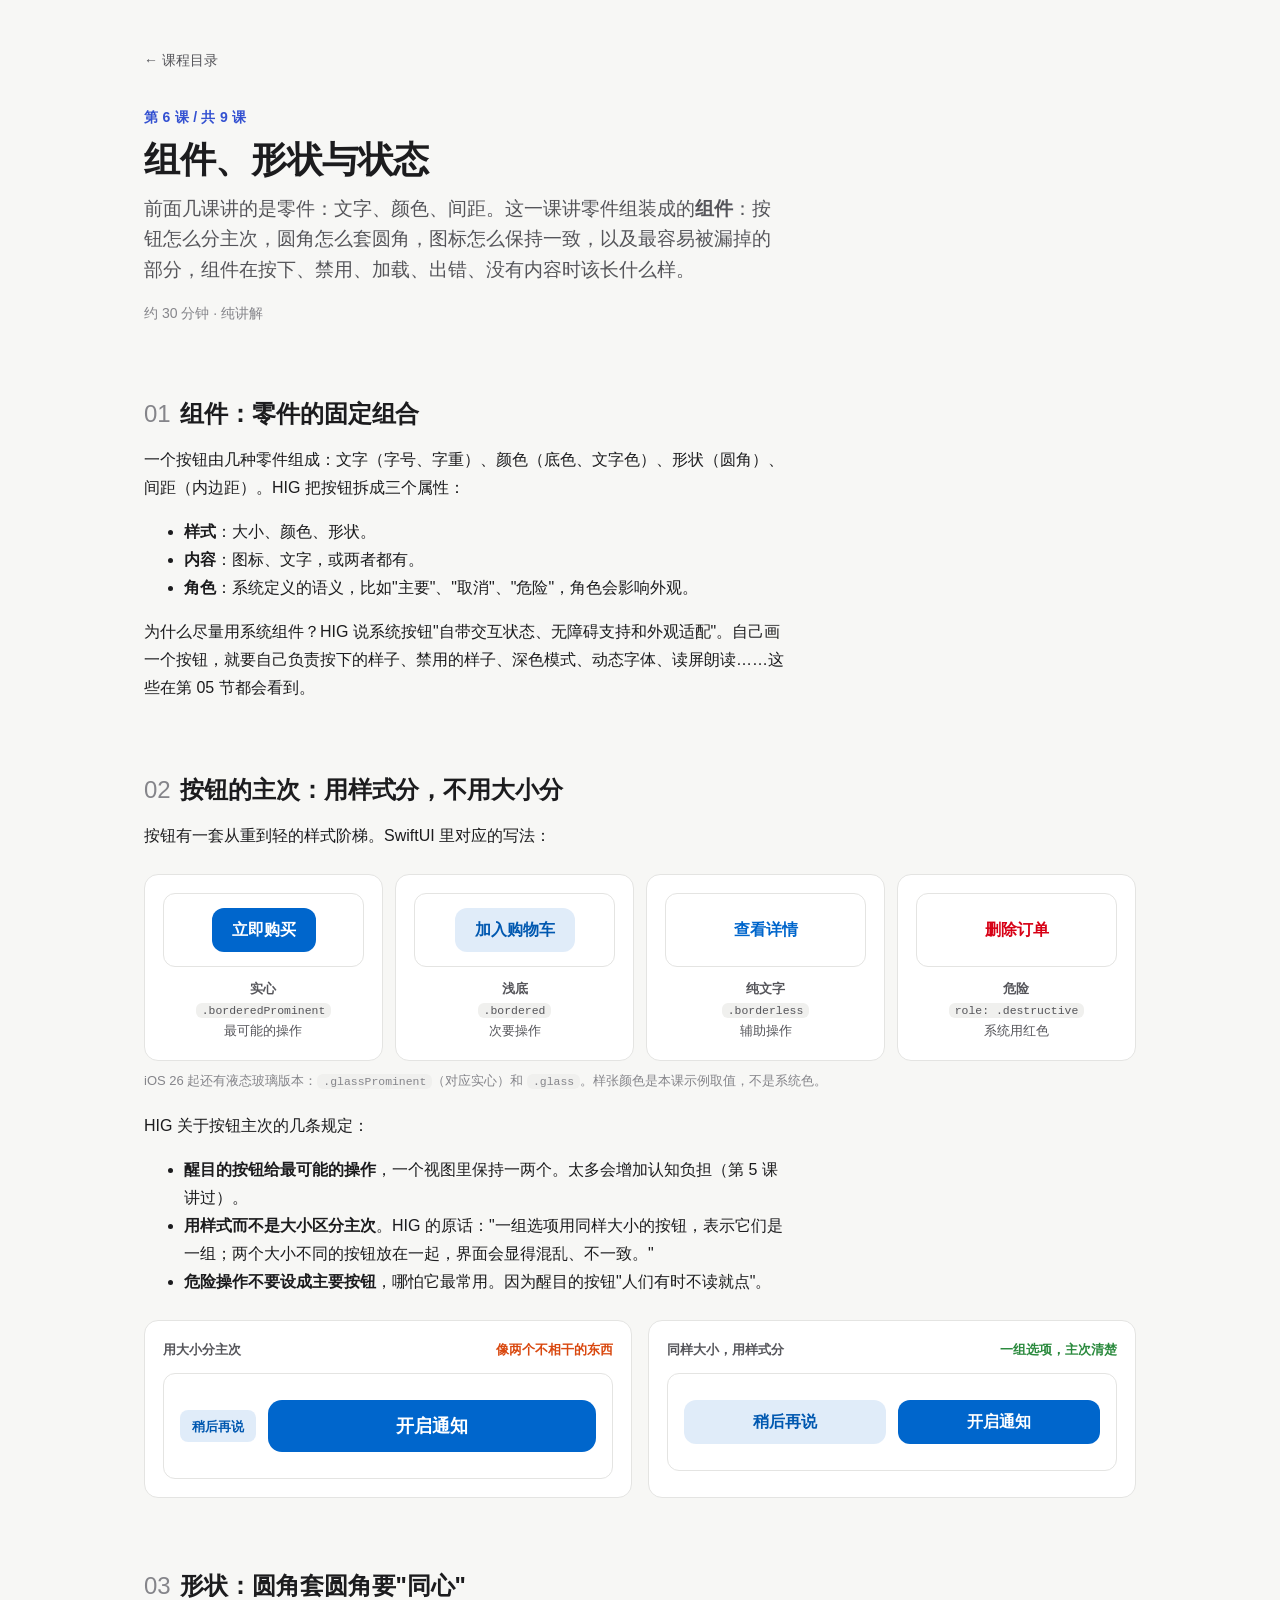
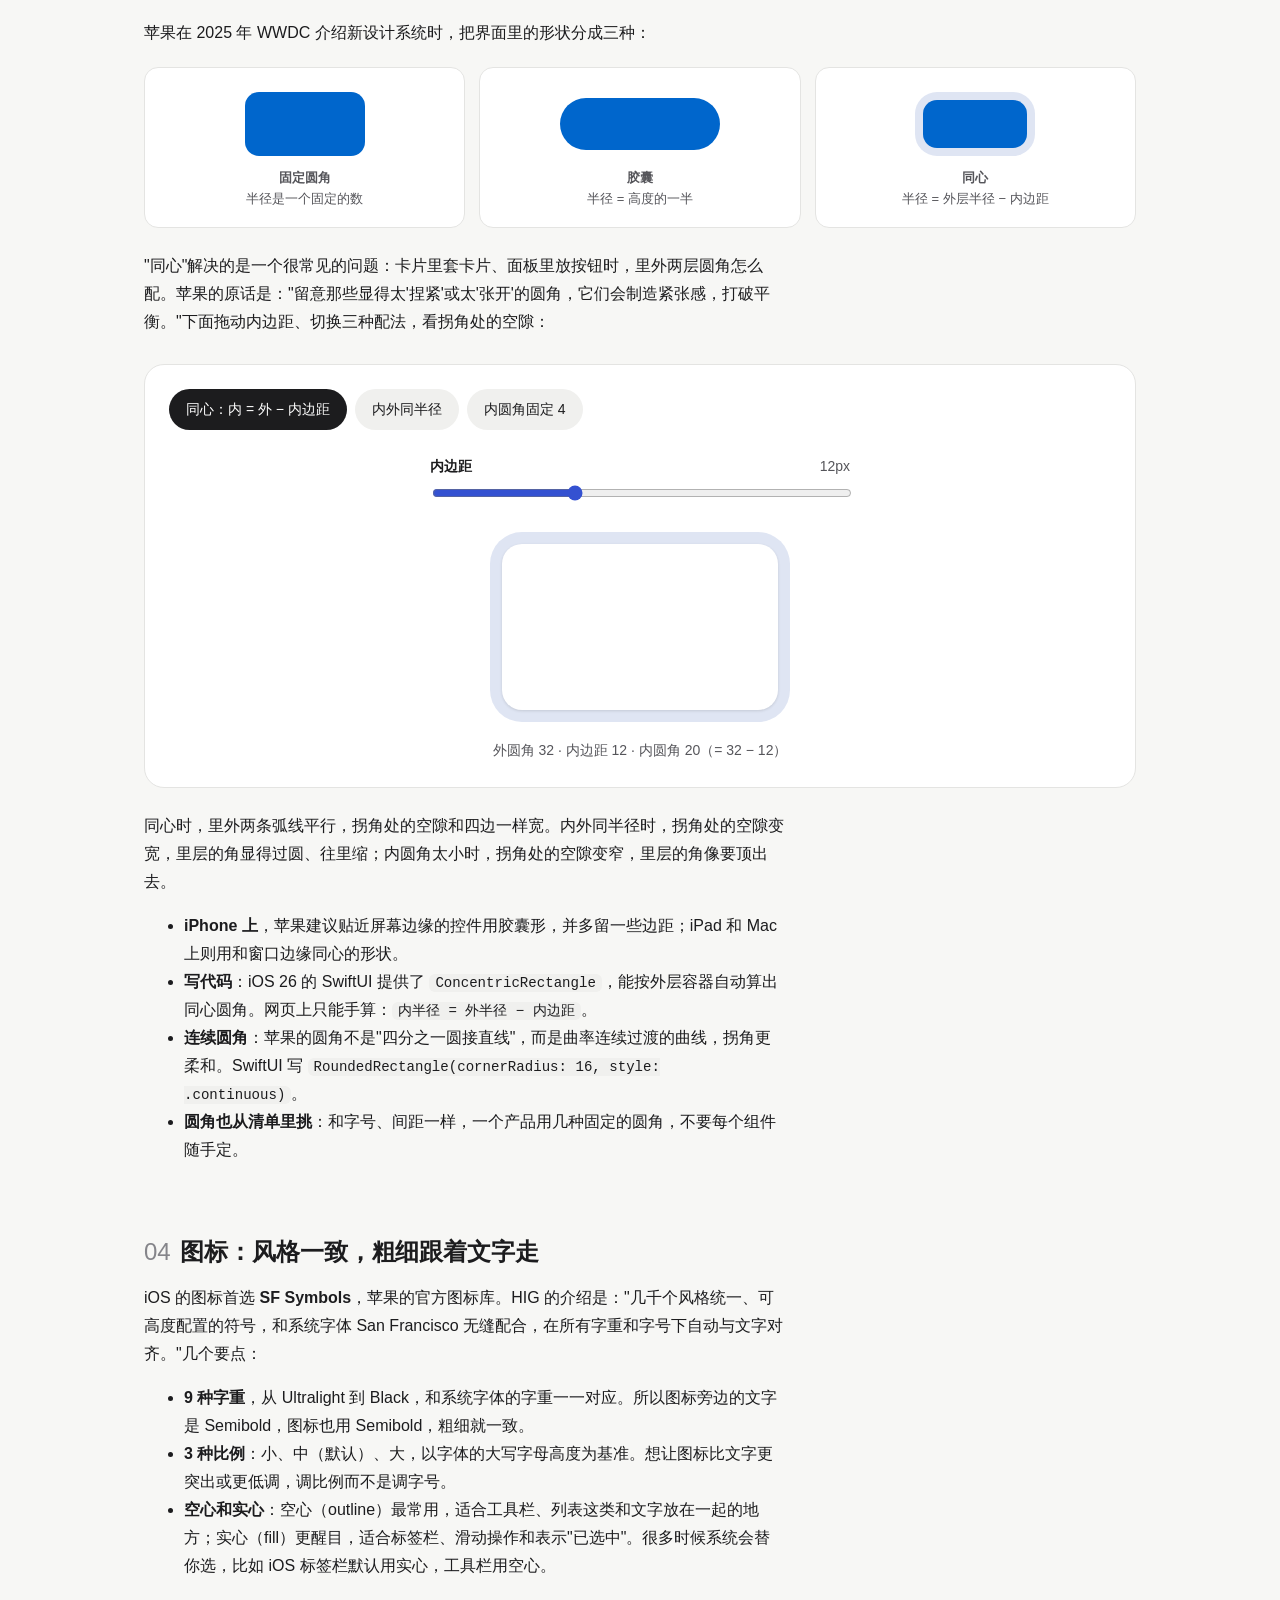
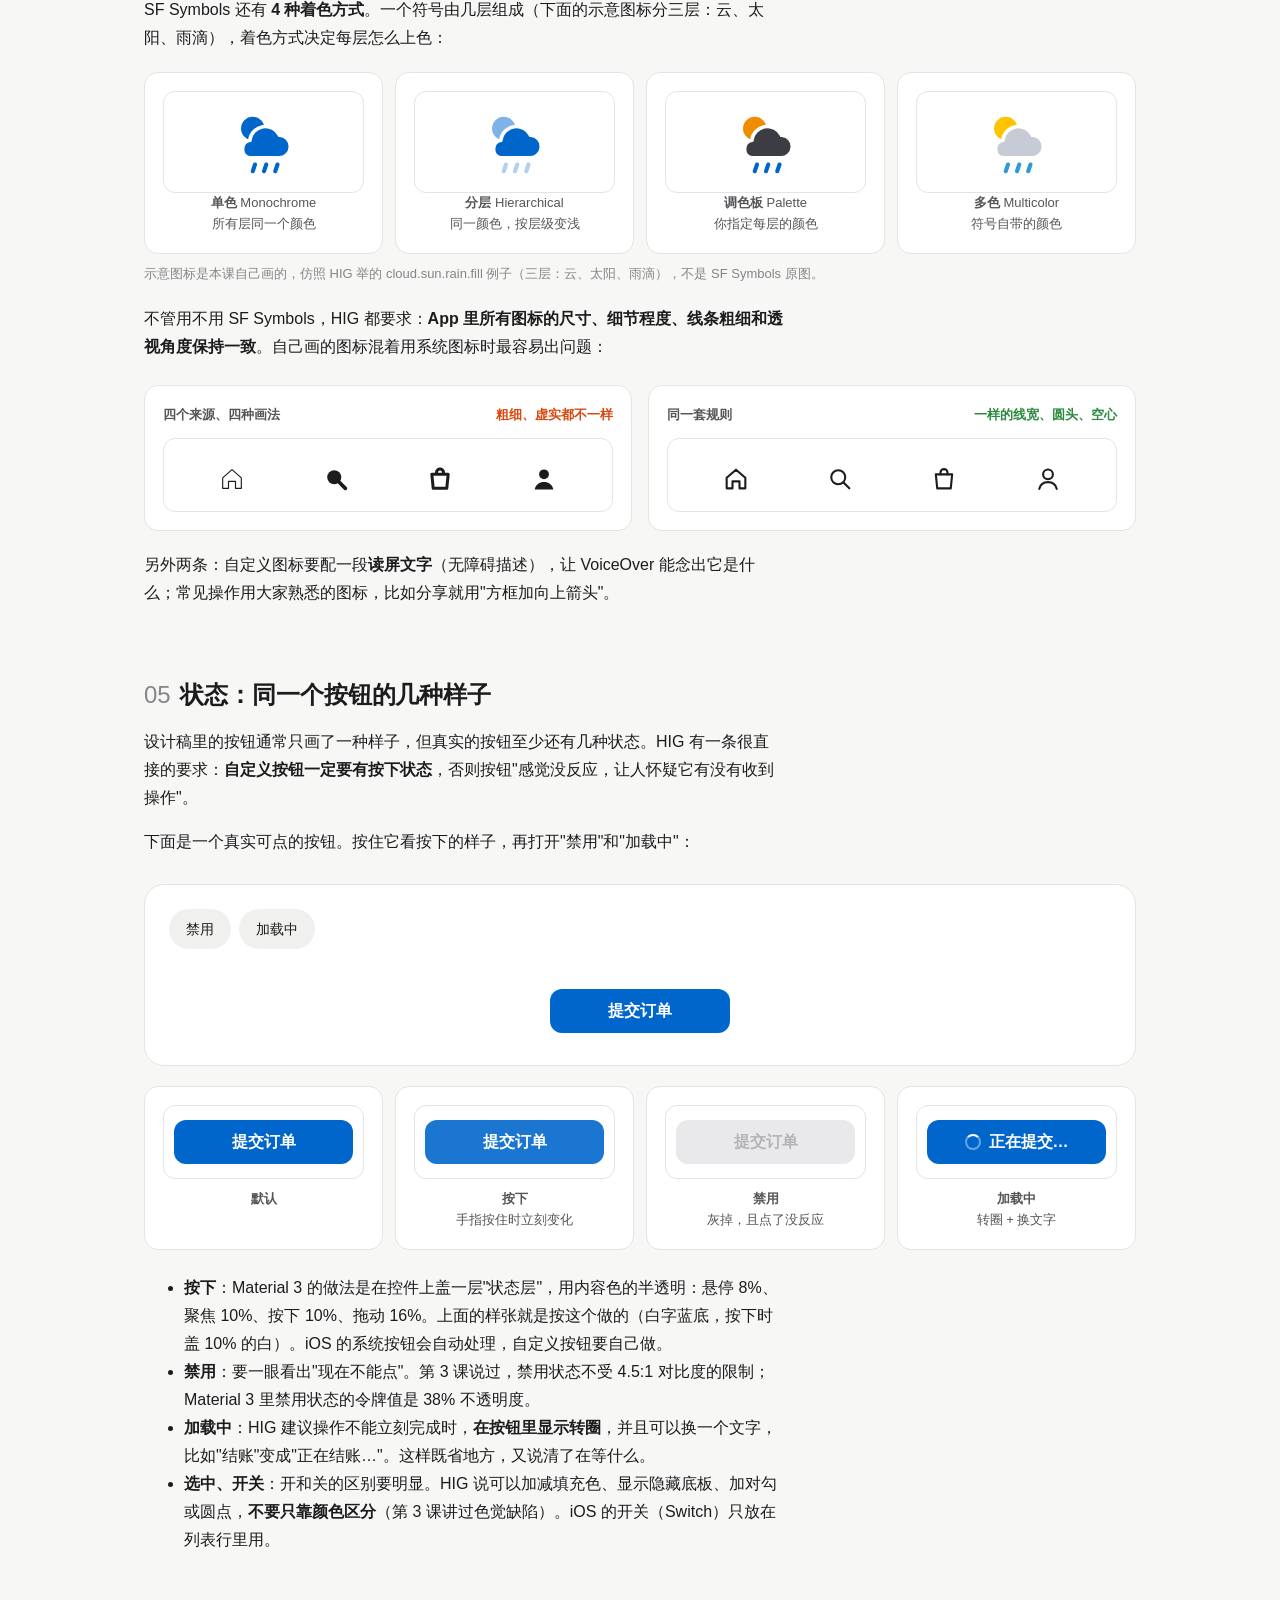
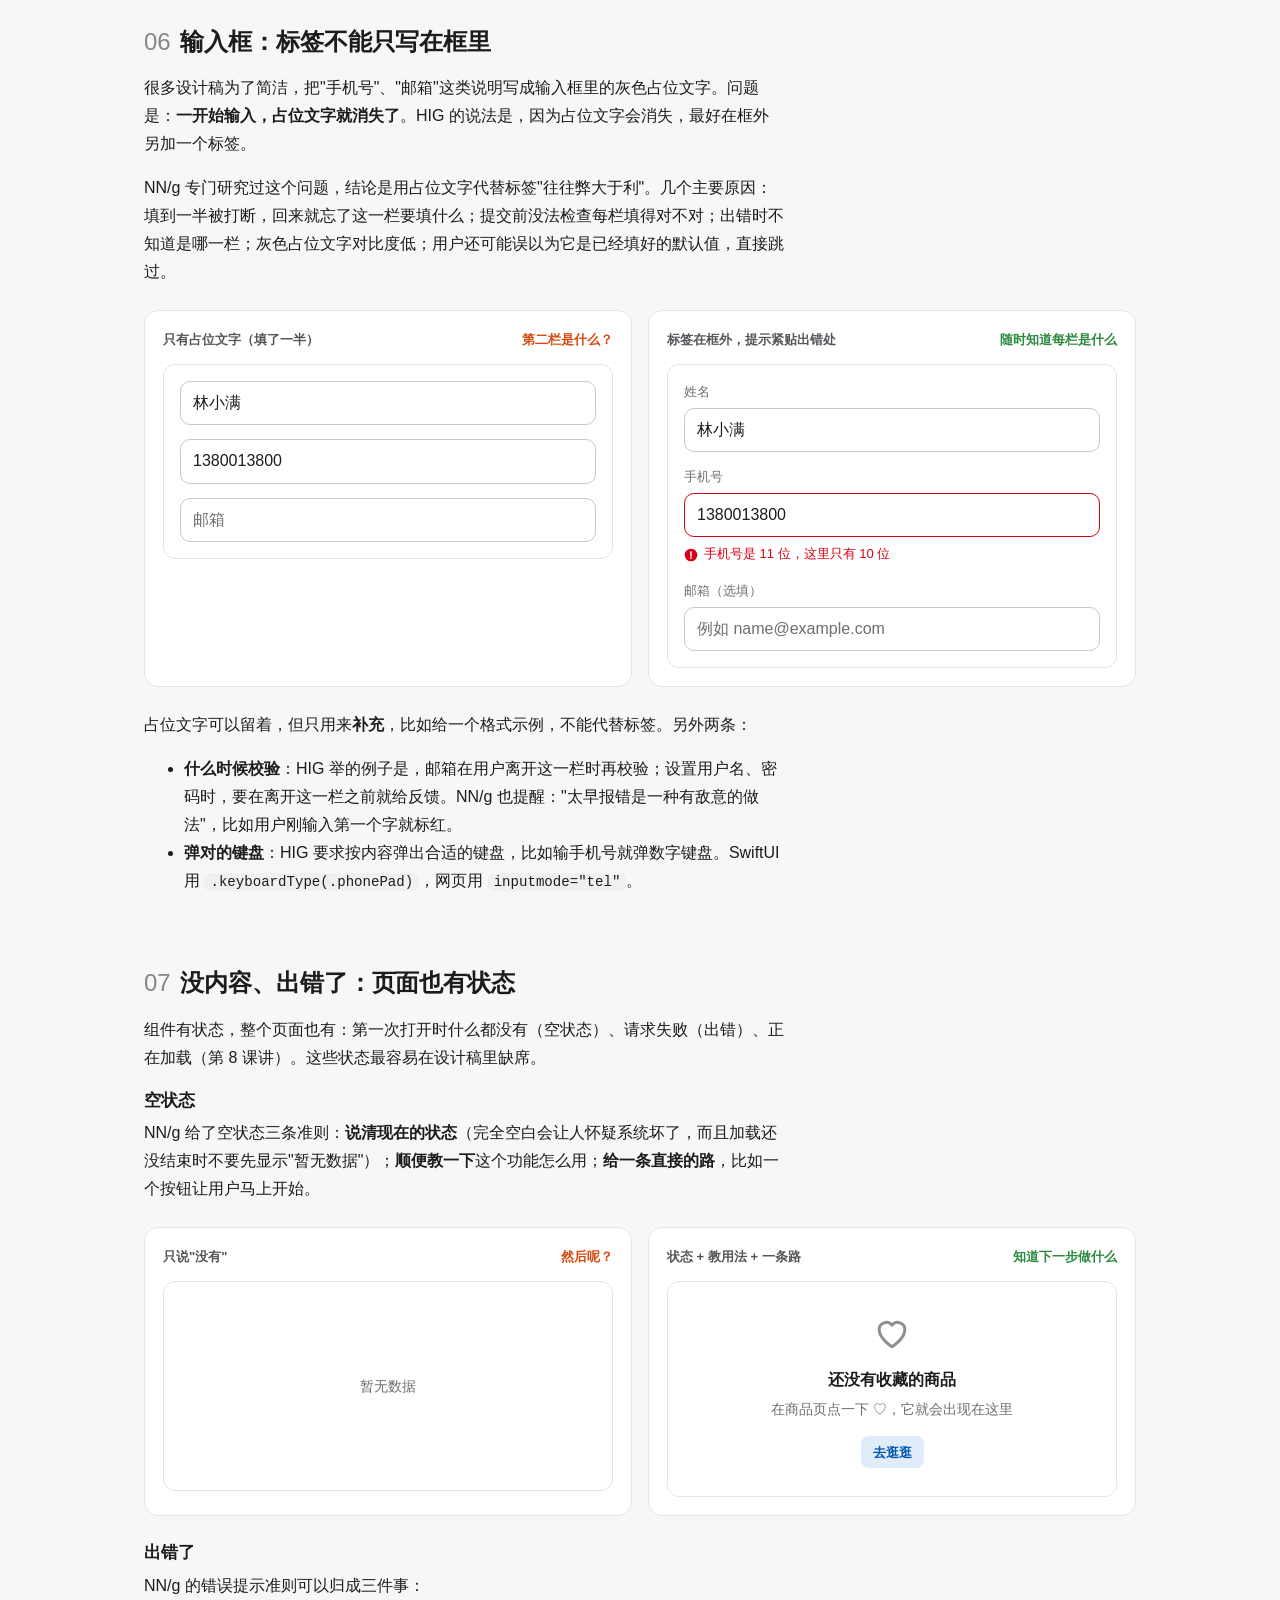
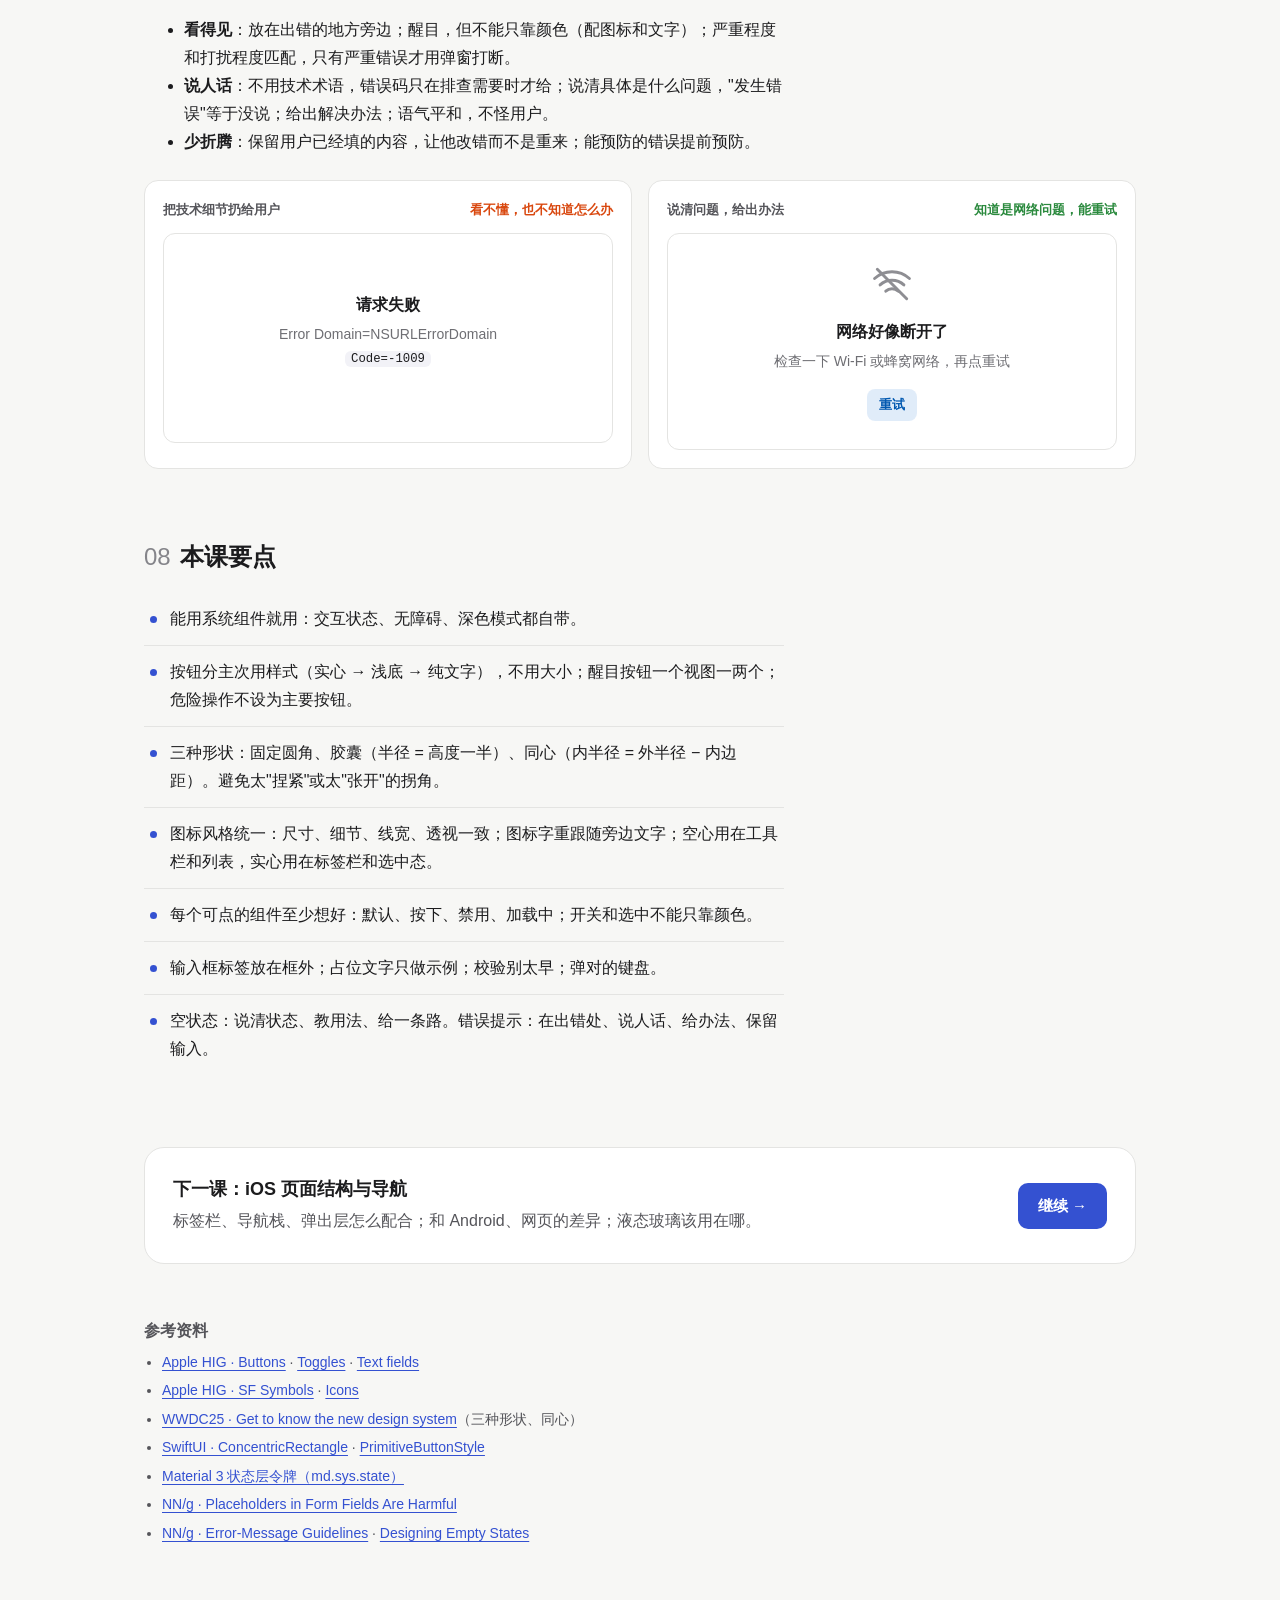
<file: lessons/06-components/index.html>
<!doctype html>
<html lang="zh-CN">
<head>
<meta charset="utf-8">
<meta name="viewport" content="width=device-width, initial-scale=1">
<title>第 6 课 · 组件、形状与状态</title>
<link rel="stylesheet" href="../../assets/lesson.css">
<style>
  /* 按钮样张（演示用，取值见各节说明） */
  .ui-btn { display: inline-flex; align-items: center; justify-content: center; gap: 8px; height: 44px; padding: 0 20px; border-radius: 12px; font: 600 16px/1 -apple-system, BlinkMacSystemFont, "PingFang SC", sans-serif; border: 0; cursor: pointer; white-space: nowrap; }
  .ui-btn.fill { background: #0066cc; color: #fff; }
  .ui-btn.tint { background: rgba(0, 102, 204, .12); color: #0058b0; }
  .ui-btn.plain { background: none; color: #0066cc; padding: 0 8px; }
  .ui-btn.danger { background: none; color: #d70015; padding: 0 8px; }
  .ui-btn.sm { height: 32px; font-size: 13px; padding: 0 12px; border-radius: 8px; }
  .ui-btn.lg { height: 52px; font-size: 18px; padding: 0 32px; border-radius: 14px; }
  .ladder { display: grid; grid-template-columns: repeat(4, minmax(0, 1fr)); gap: 12px; margin-top: 24px; }
  .ladder .sample { display: flex; flex-direction: column; align-items: center; gap: 12px; text-align: center; }
  .ladder .sample p { margin: 0; font-size: 13px; color: var(--text-2); line-height: 1.6; }
  .paper.mini { width: 100%; display: flex; justify-content: center; align-items: center; padding: 14px 10px; }
  .btn-row { display: flex; gap: 12px; align-items: center; justify-content: center; padding: 10px 0; }
  .btn-row .ui-btn { flex: 1; }
  .btn-row .ui-btn.sm { flex: none; }

  /* 同心圆角 */
  .conc-stage { display: flex; justify-content: center; padding: 8px 0 4px; }
  .outer { width: 300px; max-width: 100%; height: 190px; border-radius: 32px; background: #dfe5f3; transition: padding .15s; }
  .inner { width: 100%; height: 100%; background: #fff; box-shadow: 0 1px 3px rgba(0,0,0,.12); transition: border-radius .15s; }
  .conc-readout { text-align: center; font-size: 14px; color: var(--text-2); font-variant-numeric: tabular-nums; margin: 12px 0 0; }
  .shapes3 { display: grid; grid-template-columns: repeat(3, minmax(0, 1fr)); gap: 14px; margin-top: 20px; }
  .shapes3 .sample { text-align: center; }
  .shapes3 .shp { height: 64px; margin: 6px auto 12px; background: #0066cc; }
  .shapes3 p { margin: 0; font-size: 13px; color: var(--text-2); line-height: 1.6; }

  /* 图标 */
  .modes4 { display: grid; grid-template-columns: repeat(4, minmax(0, 1fr)); gap: 12px; margin-top: 20px; }
  .modes4 .sample { text-align: center; }
  .modes4 svg { width: 72px; height: 72px; display: block; }
  .modes4 p { margin: 0; font-size: 13px; color: var(--text-2); line-height: 1.6; }
  .icon-row { display: flex; justify-content: space-around; align-items: center; padding: 10px 0 2px; color: #1c1c1e; }
  .icon-row svg { width: 28px; height: 28px; }

  /* 状态 */
  .state-btn { position: relative; min-width: 180px; transition: background-color .15s, box-shadow .1s; }
  .state-btn:active { box-shadow: inset 0 0 0 999px rgba(255, 255, 255, .1); }
  .state-btn .spin { display: none; width: 16px; height: 16px; border-radius: 50%; border: 2px solid rgba(255,255,255,.4); border-top-color: #fff; animation: spin .8s linear infinite; }
  .is-loading .state-btn .spin { display: block; }
  .is-loading .state-btn .l-idle, .state-btn .l-busy { display: none; }
  .is-loading .state-btn .l-busy { display: inline; }
  .is-disabled .state-btn, .ui-btn.disabled { background: rgba(120, 120, 128, .16); color: rgba(60, 60, 67, .3); cursor: not-allowed; box-shadow: none; }
  .is-disabled .state-btn .spin { border-color: rgba(60,60,67,.15); border-top-color: rgba(60,60,67,.4); }
  @keyframes spin { to { transform: rotate(360deg); } }
  .live { display: flex; justify-content: center; padding: 16px 0 8px; }
  .gallery { display: grid; grid-template-columns: repeat(4, minmax(0, 1fr)); gap: 12px; margin-top: 20px; }
  .gallery .sample { display: flex; flex-direction: column; align-items: center; gap: 10px; text-align: center; }
  .gallery .ui-btn { width: 100%; padding: 0 8px; }
  .gallery p { margin: 0; font-size: 13px; color: var(--text-2); line-height: 1.6; }
  .ui-btn.pressed { box-shadow: inset 0 0 0 999px rgba(255, 255, 255, .1); }
  .ui-btn .spin2 { width: 16px; height: 16px; border-radius: 50%; border: 2px solid rgba(255,255,255,.4); border-top-color: #fff; animation: spin .8s linear infinite; }

  /* 表单 */
  .form label { display: block; font-size: 13px; color: #6e6e73; margin: 0 0 4px; }
  .form input { width: 100%; font: 16px/1.4 -apple-system, BlinkMacSystemFont, "PingFang SC", sans-serif; color: #1c1c1e; background: #fff; border: 1px solid #c7c7cc; border-radius: 10px; padding: 10px 12px; }
  .form input::placeholder { color: #6e6e73; }
  .form input.err { border-color: #d70015; border-width: 1.5px; }
  .form .f { margin-bottom: 14px; }
  .form .f:last-child { margin-bottom: 0; }
  .form .msg { display: flex; align-items: center; gap: 6px; font-size: 13px; color: #d70015; margin-top: 6px; }

  /* 空状态与报错 */
  .state-card { text-align: center; padding: 28px 16px; min-height: 210px; display: flex; flex-direction: column; align-items: center; justify-content: center; }
  .state-card .ic { width: 44px; height: 44px; color: #8e8e93; margin-bottom: 12px; }
  .state-card .h { font-size: 16px; font-weight: 600; margin: 0 0 4px; }
  .state-card .d { font-size: 14px; color: #6e6e73; margin: 0 0 16px; line-height: 1.6; }
  .state-card .faint { font-size: 14px; color: #6e6e73; margin: 0; }
  .state-card code { background: #f2f2f7; color: #1c1c1e; }

  @media (prefers-reduced-motion: reduce) {
    .state-btn .spin, .ui-btn .spin2 { animation-duration: 2.4s; }
  }
  @media (max-width: 860px) {
    .ladder, .gallery, .modes4 { grid-template-columns: repeat(2, minmax(0, 1fr)); }
    .shapes3 { grid-template-columns: minmax(0, 1fr); }
  }
</style>
</head>
<body>
<main class="page">

  <nav class="crumb"><a href="../../index.html">← 课程目录</a></nav>

  <header class="prose">
    <p class="eyebrow">第 6 课 / 共 9 课</p>
    <h1>组件、形状与状态</h1>
    <p class="lead">前面几课讲的是零件：文字、颜色、间距。这一课讲零件组装成的<b>组件</b>：按钮怎么分主次，圆角怎么套圆角，图标怎么保持一致，以及最容易被漏掉的部分，组件在按下、禁用、加载、出错、没有内容时该长什么样。</p>
    <p class="meta">约 30 分钟 · 纯讲解</p>
  </header>

  <!-- 01 -->
  <section class="prose">
    <h2><span class="num">01</span>组件：零件的固定组合</h2>
    <p>一个按钮由几种零件组成：文字（字号、字重）、颜色（底色、文字色）、形状（圆角）、间距（内边距）。HIG 把按钮拆成三个属性：</p>
    <ul>
      <li><b>样式</b>：大小、颜色、形状。</li>
      <li><b>内容</b>：图标、文字，或两者都有。</li>
      <li><b>角色</b>：系统定义的语义，比如"主要"、"取消"、"危险"，角色会影响外观。</li>
    </ul>
    <p>为什么尽量用系统组件？HIG 说系统按钮"自带交互状态、无障碍支持和外观适配"。自己画一个按钮，就要自己负责按下的样子、禁用的样子、深色模式、动态字体、读屏朗读……这些在第 05 节都会看到。</p>
  </section>

  <!-- 02 -->
  <section>
    <div class="prose">
      <h2><span class="num">02</span>按钮的主次：用样式分，不用大小分</h2>
      <p>按钮有一套从重到轻的样式阶梯。SwiftUI 里对应的写法：</p>
    </div>
    <div class="ladder">
      <div class="sample"><div class="paper mini"><span class="ui-btn fill">立即购买</span></div><p><b>实心</b><br><code>.borderedProminent</code><br>最可能的操作</p></div>
      <div class="sample"><div class="paper mini"><span class="ui-btn tint">加入购物车</span></div><p><b>浅底</b><br><code>.bordered</code><br>次要操作</p></div>
      <div class="sample"><div class="paper mini"><span class="ui-btn plain">查看详情</span></div><p><b>纯文字</b><br><code>.borderless</code><br>辅助操作</p></div>
      <div class="sample"><div class="paper mini"><span class="ui-btn danger">删除订单</span></div><p><b>危险</b><br><code>role: .destructive</code><br>系统用红色</p></div>
    </div>
    <p class="cite">iOS 26 起还有液态玻璃版本：<code>.glassProminent</code>（对应实心）和 <code>.glass</code>。样张颜色是本课示例取值，不是系统色。</p>
    <div class="prose">
      <p>HIG 关于按钮主次的几条规定：</p>
      <ul>
        <li><b>醒目的按钮给最可能的操作</b>，一个视图里保持一两个。太多会增加认知负担（第 5 课讲过）。</li>
        <li><b>用样式而不是大小区分主次</b>。HIG 的原话："一组选项用同样大小的按钮，表示它们是一组；两个大小不同的按钮放在一起，界面会显得混乱、不一致。"</li>
        <li><b>危险操作不要设成主要按钮</b>，哪怕它最常用。因为醒目的按钮"人们有时不读就点"。</li>
      </ul>
    </div>
    <div class="samples" style="--cols:2">
      <div class="sample">
        <div class="cap"><span>用大小分主次</span><span class="verdict no">像两个不相干的东西</span></div>
        <div class="paper"><div class="btn-row"><span class="ui-btn tint sm">稍后再说</span><span class="ui-btn fill lg">开启通知</span></div></div>
      </div>
      <div class="sample">
        <div class="cap"><span>同样大小，用样式分</span><span class="verdict ok">一组选项，主次清楚</span></div>
        <div class="paper"><div class="btn-row"><span class="ui-btn tint">稍后再说</span><span class="ui-btn fill">开启通知</span></div></div>
      </div>
    </div>
  </section>

  <!-- 03 -->
  <section>
    <div class="prose">
      <h2><span class="num">03</span>形状：圆角套圆角要"同心"</h2>
      <p>苹果在 2025 年 WWDC 介绍新设计系统时，把界面里的形状分成三种：</p>
    </div>
    <div class="shapes3">
      <div class="sample"><div class="shp" style="width:120px;border-radius:14px"></div><p><b>固定圆角</b><br>半径是一个固定的数</p></div>
      <div class="sample"><div class="shp" style="width:160px;height:52px;margin-top:12px;margin-bottom:18px;border-radius:26px"></div><p><b>胶囊</b><br>半径 = 高度的一半</p></div>
      <div class="sample"><div class="shp" style="width:120px;border-radius:22px;padding:8px;background:#dfe5f3"><div style="height:100%;border-radius:14px;background:#0066cc"></div></div><p><b>同心</b><br>半径 = 外层半径 − 内边距</p></div>
    </div>
    <div class="prose" style="margin-top:24px">
      <p>"同心"解决的是一个很常见的问题：卡片里套卡片、面板里放按钮时，里外两层圆角怎么配。苹果的原话是："留意那些显得太'捏紧'或太'张开'的圆角，它们会制造紧张感，打破平衡。"下面拖动内边距、切换三种配法，看拐角处的空隙：</p>
    </div>
    <div class="demo">
      <div class="demo-controls" id="conc-modes" role="group" aria-label="内圆角的配法">
        <button type="button" data-mode="concentric" aria-pressed="true">同心：内 = 外 − 内边距</button>
        <button type="button" data-mode="same" aria-pressed="false">内外同半径</button>
        <button type="button" data-mode="small" aria-pressed="false">内圆角固定 4</button>
      </div>
      <div class="slider" style="max-width:420px;margin:0 auto 14px"><label for="pad">内边距 <span id="padv"></span></label><input type="range" id="pad" min="4" max="28" value="12"></div>
      <div class="conc-stage"><div class="outer" id="outer"><div class="inner" id="inner"></div></div></div>
      <p class="conc-readout" id="conc-readout"></p>
    </div>
    <div class="prose" style="margin-top:24px">
      <p>同心时，里外两条弧线平行，拐角处的空隙和四边一样宽。内外同半径时，拐角处的空隙变宽，里层的角显得过圆、往里缩；内圆角太小时，拐角处的空隙变窄，里层的角像要顶出去。</p>
      <ul>
        <li><b>iPhone 上</b>，苹果建议贴近屏幕边缘的控件用胶囊形，并多留一些边距；iPad 和 Mac 上则用和窗口边缘同心的形状。</li>
        <li><b>写代码</b>：iOS 26 的 SwiftUI 提供了 <code>ConcentricRectangle</code>，能按外层容器自动算出同心圆角。网页上只能手算：<code>内半径 = 外半径 − 内边距</code>。</li>
        <li><b>连续圆角</b>：苹果的圆角不是"四分之一圆接直线"，而是曲率连续过渡的曲线，拐角更柔和。SwiftUI 写 <code>RoundedRectangle(cornerRadius: 16, style: .continuous)</code>。</li>
        <li><b>圆角也从清单里挑</b>：和字号、间距一样，一个产品用几种固定的圆角，不要每个组件随手定。</li>
      </ul>
    </div>
  </section>

  <!-- 04 -->
  <section>
    <div class="prose">
      <h2><span class="num">04</span>图标：风格一致，粗细跟着文字走</h2>
      <p>iOS 的图标首选 <b>SF Symbols</b>，苹果的官方图标库。HIG 的介绍是："几千个风格统一、可高度配置的符号，和系统字体 San Francisco 无缝配合，在所有字重和字号下自动与文字对齐。"几个要点：</p>
      <ul>
        <li><b>9 种字重</b>，从 Ultralight 到 Black，和系统字体的字重一一对应。所以图标旁边的文字是 Semibold，图标也用 Semibold，粗细就一致。</li>
        <li><b>3 种比例</b>：小、中（默认）、大，以字体的大写字母高度为基准。想让图标比文字更突出或更低调，调比例而不是调字号。</li>
        <li><b>空心和实心</b>：空心（outline）最常用，适合工具栏、列表这类和文字放在一起的地方；实心（fill）更醒目，适合标签栏、滑动操作和表示"已选中"。很多时候系统会替你选，比如 iOS 标签栏默认用实心，工具栏用空心。</li>
      </ul>
      <p>SF Symbols 还有 <b>4 种着色方式</b>。一个符号由几层组成（下面的示意图标分三层：云、太阳、雨滴），着色方式决定每层怎么上色：</p>
    </div>
    <div class="modes4">
      <div class="sample"><div class="paper mini"><svg viewBox="0 0 32 32" aria-hidden="true"><circle cx="11" cy="10" r="5.2" fill="#0066cc"/><path d="M9.5 23h13a5 5 0 0 0 .4-10 7 7 0 0 0-13.2 2.2A4 4 0 0 0 9.5 23z" fill="#0066cc" stroke="#fff" stroke-width="1.6"/><path d="M12 26l-1 3M17 26l-1 3M22 26l-1 3" stroke="#0066cc" stroke-width="1.8" stroke-linecap="round"/></svg></div><p><b>单色</b> Monochrome<br>所有层同一个颜色</p></div>
      <div class="sample"><div class="paper mini"><svg viewBox="0 0 32 32" aria-hidden="true"><circle cx="11" cy="10" r="5.2" fill="#0066cc" opacity=".5"/><path d="M9.5 23h13a5 5 0 0 0 .4-10 7 7 0 0 0-13.2 2.2A4 4 0 0 0 9.5 23z" fill="#0066cc" stroke="#fff" stroke-width="1.6"/><path d="M12 26l-1 3M17 26l-1 3M22 26l-1 3" stroke="#0066cc" stroke-width="1.8" stroke-linecap="round" opacity=".3"/></svg></div><p><b>分层</b> Hierarchical<br>同一颜色，按层级变浅</p></div>
      <div class="sample"><div class="paper mini"><svg viewBox="0 0 32 32" aria-hidden="true"><circle cx="11" cy="10" r="5.2" fill="#f08c00"/><path d="M9.5 23h13a5 5 0 0 0 .4-10 7 7 0 0 0-13.2 2.2A4 4 0 0 0 9.5 23z" fill="#3c3c43" stroke="#fff" stroke-width="1.6"/><path d="M12 26l-1 3M17 26l-1 3M22 26l-1 3" stroke="#0066cc" stroke-width="1.8" stroke-linecap="round"/></svg></div><p><b>调色板</b> Palette<br>你指定每层的颜色</p></div>
      <div class="sample"><div class="paper mini"><svg viewBox="0 0 32 32" aria-hidden="true"><circle cx="11" cy="10" r="5.2" fill="#ffc400"/><path d="M9.5 23h13a5 5 0 0 0 .4-10 7 7 0 0 0-13.2 2.2A4 4 0 0 0 9.5 23z" fill="#c7cbd6" stroke="#fff" stroke-width="1.6"/><path d="M12 26l-1 3M17 26l-1 3M22 26l-1 3" stroke="#2f9bd6" stroke-width="1.8" stroke-linecap="round"/></svg></div><p><b>多色</b> Multicolor<br>符号自带的颜色</p></div>
    </div>
    <p class="cite">示意图标是本课自己画的，仿照 HIG 举的 cloud.sun.rain.fill 例子（三层：云、太阳、雨滴），不是 SF Symbols 原图。</p>
    <div class="prose" style="margin-top:20px">
      <p>不管用不用 SF Symbols，HIG 都要求：<b>App 里所有图标的尺寸、细节程度、线条粗细和透视角度保持一致</b>。自己画的图标混着用系统图标时最容易出问题：</p>
    </div>
    <div class="samples" style="--cols:2">
      <div class="sample">
        <div class="cap"><span>四个来源、四种画法</span><span class="verdict no">粗细、虚实都不一样</span></div>
        <div class="paper"><div class="icon-row">
          <svg viewBox="0 0 24 24" aria-hidden="true"><path d="M4 11l8-7 8 7v9h-5v-6H9v6H4z" fill="none" stroke="currentColor" stroke-width="1" stroke-linejoin="round"/></svg>
          <svg viewBox="0 0 24 24" aria-hidden="true"><circle cx="10.5" cy="10.5" r="6" fill="currentColor"/><path d="M15 15l5 5" stroke="currentColor" stroke-width="3.2" stroke-linecap="round"/></svg>
          <svg viewBox="0 0 24 24" aria-hidden="true"><path d="M5 8h14l-1.2 12H6.2z" fill="none" stroke="currentColor" stroke-width="2.6" stroke-linejoin="round"/><path d="M9 8V6.5a3 3 0 0 1 6 0V8" fill="none" stroke="currentColor" stroke-width="2.6"/></svg>
          <svg viewBox="0 0 24 24" aria-hidden="true"><circle cx="12" cy="8" r="4.2" fill="currentColor"/><path d="M4 21c.8-4.3 4-6.5 8-6.5s7.2 2.2 8 6.5z" fill="currentColor"/></svg>
        </div></div>
      </div>
      <div class="sample">
        <div class="cap"><span>同一套规则</span><span class="verdict ok">一样的线宽、圆头、空心</span></div>
        <div class="paper"><div class="icon-row">
          <svg viewBox="0 0 24 24" aria-hidden="true"><path d="M4 11l8-7 8 7v9h-5v-6H9v6H4z" fill="none" stroke="currentColor" stroke-width="1.8" stroke-linejoin="round"/></svg>
          <svg viewBox="0 0 24 24" aria-hidden="true"><circle cx="10.5" cy="10.5" r="6" fill="none" stroke="currentColor" stroke-width="1.8"/><path d="M15 15l5 5" stroke="currentColor" stroke-width="1.8" stroke-linecap="round"/></svg>
          <svg viewBox="0 0 24 24" aria-hidden="true"><path d="M5 8h14l-1.2 12H6.2z" fill="none" stroke="currentColor" stroke-width="1.8" stroke-linejoin="round"/><path d="M9 8V6.5a3 3 0 0 1 6 0V8" fill="none" stroke="currentColor" stroke-width="1.8" stroke-linecap="round"/></svg>
          <svg viewBox="0 0 24 24" aria-hidden="true"><circle cx="12" cy="8" r="4.2" fill="none" stroke="currentColor" stroke-width="1.8"/><path d="M4.5 20.5c.9-3.8 3.8-5.8 7.5-5.8s6.6 2 7.5 5.8" fill="none" stroke="currentColor" stroke-width="1.8" stroke-linecap="round"/></svg>
        </div></div>
      </div>
    </div>
    <div class="prose" style="margin-top:20px">
      <p>另外两条：自定义图标要配一段<b>读屏文字</b>（无障碍描述），让 VoiceOver 能念出它是什么；常见操作用大家熟悉的图标，比如分享就用"方框加向上箭头"。</p>
    </div>
  </section>

  <!-- 05 -->
  <section>
    <div class="prose">
      <h2><span class="num">05</span>状态：同一个按钮的几种样子</h2>
      <p>设计稿里的按钮通常只画了一种样子，但真实的按钮至少还有几种状态。HIG 有一条很直接的要求：<b>自定义按钮一定要有按下状态</b>，否则按钮"感觉没反应，让人怀疑它有没有收到操作"。</p>
      <p>下面是一个真实可点的按钮。按住它看按下的样子，再打开"禁用"和"加载中"：</p>
    </div>
    <div class="demo">
      <div class="demo-controls">
        <button type="button" data-action="disabled">禁用</button>
        <button type="button" data-action="loading">加载中</button>
      </div>
      <div class="live"><button type="button" class="ui-btn fill state-btn"><span class="spin" aria-hidden="true"></span><span class="l-idle">提交订单</span><span class="l-busy">正在提交…</span></button></div>
    </div>
    <div class="gallery">
      <div class="sample"><div class="paper mini"><span class="ui-btn fill">提交订单</span></div><p><b>默认</b></p></div>
      <div class="sample"><div class="paper mini"><span class="ui-btn fill pressed">提交订单</span></div><p><b>按下</b><br>手指按住时立刻变化</p></div>
      <div class="sample"><div class="paper mini"><span class="ui-btn fill disabled">提交订单</span></div><p><b>禁用</b><br>灰掉，且点了没反应</p></div>
      <div class="sample"><div class="paper mini"><span class="ui-btn fill"><span class="spin2" aria-hidden="true"></span>正在提交…</span></div><p><b>加载中</b><br>转圈 + 换文字</p></div>
    </div>
    <div class="prose" style="margin-top:24px">
      <ul>
        <li><b>按下</b>：Material 3 的做法是在控件上盖一层"状态层"，用内容色的半透明：悬停 8%、聚焦 10%、按下 10%、拖动 16%。上面的样张就是按这个做的（白字蓝底，按下时盖 10% 的白）。iOS 的系统按钮会自动处理，自定义按钮要自己做。</li>
        <li><b>禁用</b>：要一眼看出"现在不能点"。第 3 课说过，禁用状态不受 4.5:1 对比度的限制；Material 3 里禁用状态的令牌值是 38% 不透明度。</li>
        <li><b>加载中</b>：HIG 建议操作不能立刻完成时，<b>在按钮里显示转圈</b>，并且可以换一个文字，比如"结账"变成"正在结账…"。这样既省地方，又说清了在等什么。</li>
        <li><b>选中、开关</b>：开和关的区别要明显。HIG 说可以加减填充色、显示隐藏底板、加对勾或圆点，<b>不要只靠颜色区分</b>（第 3 课讲过色觉缺陷）。iOS 的开关（Switch）只放在列表行里用。</li>
      </ul>
    </div>
  </section>

  <!-- 06 -->
  <section>
    <div class="prose">
      <h2><span class="num">06</span>输入框：标签不能只写在框里</h2>
      <p>很多设计稿为了简洁，把"手机号"、"邮箱"这类说明写成输入框里的灰色占位文字。问题是：<b>一开始输入，占位文字就消失了</b>。HIG 的说法是，因为占位文字会消失，最好在框外另加一个标签。</p>
      <p>NN/g 专门研究过这个问题，结论是用占位文字代替标签"往往弊大于利"。几个主要原因：填到一半被打断，回来就忘了这一栏要填什么；提交前没法检查每栏填得对不对；出错时不知道是哪一栏；灰色占位文字对比度低；用户还可能误以为它是已经填好的默认值，直接跳过。</p>
    </div>
    <div class="samples" style="--cols:2">
      <div class="sample">
        <div class="cap"><span>只有占位文字（填了一半）</span><span class="verdict no">第二栏是什么？</span></div>
        <div class="paper form">
          <div class="f"><input type="text" value="林小满" aria-label="姓名" placeholder="姓名"></div>
          <div class="f"><input type="text" value="1380013800" aria-label="手机号" placeholder="手机号"></div>
          <div class="f"><input type="text" value="" aria-label="邮箱" placeholder="邮箱"></div>
        </div>
      </div>
      <div class="sample">
        <div class="cap"><span>标签在框外，提示紧贴出错处</span><span class="verdict ok">随时知道每栏是什么</span></div>
        <div class="paper form">
          <div class="f"><label for="n2">姓名</label><input id="n2" type="text" value="林小满"></div>
          <div class="f"><label for="p2">手机号</label><input id="p2" class="err" type="text" value="1380013800" aria-describedby="p2m"><div class="msg" id="p2m"><svg width="14" height="14" viewBox="0 0 20 20" aria-hidden="true"><circle cx="10" cy="10" r="9" fill="#d70015"/><path d="M10 5.5v6M10 14v.5" stroke="#fff" stroke-width="2.2" stroke-linecap="round"/></svg>手机号是 11 位，这里只有 10 位</div></div>
          <div class="f"><label for="e2">邮箱（选填）</label><input id="e2" type="text" value="" placeholder="例如 name@example.com"></div>
        </div>
      </div>
    </div>
    <div class="prose" style="margin-top:24px">
      <p>占位文字可以留着，但只用来<b>补充</b>，比如给一个格式示例，不能代替标签。另外两条：</p>
      <ul>
        <li><b>什么时候校验</b>：HIG 举的例子是，邮箱在用户离开这一栏时再校验；设置用户名、密码时，要在离开这一栏之前就给反馈。NN/g 也提醒："太早报错是一种有敌意的做法"，比如用户刚输入第一个字就标红。</li>
        <li><b>弹对的键盘</b>：HIG 要求按内容弹出合适的键盘，比如输手机号就弹数字键盘。SwiftUI 用 <code>.keyboardType(.phonePad)</code>，网页用 <code>inputmode="tel"</code>。</li>
      </ul>
    </div>
  </section>

  <!-- 07 -->
  <section>
    <div class="prose">
      <h2><span class="num">07</span>没内容、出错了：页面也有状态</h2>
      <p>组件有状态，整个页面也有：第一次打开时什么都没有（空状态）、请求失败（出错）、正在加载（第 8 课讲）。这些状态最容易在设计稿里缺席。</p>
      <h3>空状态</h3>
      <p>NN/g 给了空状态三条准则：<b>说清现在的状态</b>（完全空白会让人怀疑系统坏了，而且加载还没结束时不要先显示"暂无数据"）；<b>顺便教一下</b>这个功能怎么用；<b>给一条直接的路</b>，比如一个按钮让用户马上开始。</p>
    </div>
    <div class="samples" style="--cols:2">
      <div class="sample">
        <div class="cap"><span>只说"没有"</span><span class="verdict no">然后呢？</span></div>
        <div class="paper state-card"><p class="faint">暂无数据</p></div>
      </div>
      <div class="sample">
        <div class="cap"><span>状态 + 教用法 + 一条路</span><span class="verdict ok">知道下一步做什么</span></div>
        <div class="paper state-card">
          <svg class="ic" viewBox="0 0 24 24" aria-hidden="true"><path d="M12 20s-7-4.2-7-9.3A3.9 3.9 0 0 1 12 8.3a3.9 3.9 0 0 1 7 2.4C19 15.8 12 20 12 20z" fill="none" stroke="currentColor" stroke-width="1.6" stroke-linejoin="round"/></svg>
          <p class="h">还没有收藏的商品</p>
          <p class="d">在商品页点一下 ♡，它就会出现在这里</p>
          <span class="ui-btn tint sm">去逛逛</span>
        </div>
      </div>
    </div>
    <div class="prose" style="margin-top:24px">
      <h3>出错了</h3>
      <p>NN/g 的错误提示准则可以归成三件事：</p>
      <ul>
        <li><b>看得见</b>：放在出错的地方旁边；醒目，但不能只靠颜色（配图标和文字）；严重程度和打扰程度匹配，只有严重错误才用弹窗打断。</li>
        <li><b>说人话</b>：不用技术术语，错误码只在排查需要时才给；说清具体是什么问题，"发生错误"等于没说；给出解决办法；语气平和，不怪用户。</li>
        <li><b>少折腾</b>：保留用户已经填的内容，让他改错而不是重来；能预防的错误提前预防。</li>
      </ul>
    </div>
    <div class="samples" style="--cols:2">
      <div class="sample">
        <div class="cap"><span>把技术细节扔给用户</span><span class="verdict no">看不懂，也不知道怎么办</span></div>
        <div class="paper state-card">
          <p class="h">请求失败</p>
          <p class="d">Error Domain=NSURLErrorDomain<br><code>Code=-1009</code></p>
        </div>
      </div>
      <div class="sample">
        <div class="cap"><span>说清问题，给出办法</span><span class="verdict ok">知道是网络问题，能重试</span></div>
        <div class="paper state-card">
          <svg class="ic" viewBox="0 0 24 24" aria-hidden="true"><path d="M2.5 9a14 14 0 0 1 19 0M5.5 12.5a9.5 9.5 0 0 1 13 0M8.6 15.9a5 5 0 0 1 6.8 0" fill="none" stroke="currentColor" stroke-width="1.6" stroke-linecap="round"/><path d="M4 4l16 16" stroke="currentColor" stroke-width="1.6" stroke-linecap="round"/></svg>
          <p class="h">网络好像断开了</p>
          <p class="d">检查一下 Wi-Fi 或蜂窝网络，再点重试</p>
          <span class="ui-btn tint sm">重试</span>
        </div>
      </div>
    </div>
  </section>

  <!-- 08 -->
  <section class="prose">
    <h2><span class="num">08</span>本课要点</h2>
    <ul class="checklist">
      <li>能用系统组件就用：交互状态、无障碍、深色模式都自带。</li>
      <li>按钮分主次用样式（实心 → 浅底 → 纯文字），不用大小；醒目按钮一个视图一两个；危险操作不设为主要按钮。</li>
      <li>三种形状：固定圆角、胶囊（半径 = 高度一半）、同心（内半径 = 外半径 − 内边距）。避免太"捏紧"或太"张开"的拐角。</li>
      <li>图标风格统一：尺寸、细节、线宽、透视一致；图标字重跟随旁边文字；空心用在工具栏和列表，实心用在标签栏和选中态。</li>
      <li>每个可点的组件至少想好：默认、按下、禁用、加载中；开关和选中不能只靠颜色。</li>
      <li>输入框标签放在框外；占位文字只做示例；校验别太早；弹对的键盘。</li>
      <li>空状态：说清状态、教用法、给一条路。错误提示：在出错处、说人话、给办法、保留输入。</li>
    </ul>
  </section>

  <div class="next">
    <div>
      <h3>下一课：iOS 页面结构与导航</h3>
      <p>标签栏、导航栈、弹出层怎么配合；和 Android、网页的差异；液态玻璃该用在哪。</p>
    </div>
    <a class="btn-primary" href="../07-navigation/index.html">继续 →</a>
  </div>

  <footer class="refs">
    <h2>参考资料</h2>
    <ul>
      <li><a href="https://developer.apple.com/design/human-interface-guidelines/buttons" target="_blank" rel="noopener">Apple HIG · Buttons</a> · <a href="https://developer.apple.com/design/human-interface-guidelines/toggles" target="_blank" rel="noopener">Toggles</a> · <a href="https://developer.apple.com/design/human-interface-guidelines/text-fields" target="_blank" rel="noopener">Text fields</a></li>
      <li><a href="https://developer.apple.com/design/human-interface-guidelines/sf-symbols" target="_blank" rel="noopener">Apple HIG · SF Symbols</a> · <a href="https://developer.apple.com/design/human-interface-guidelines/icons" target="_blank" rel="noopener">Icons</a></li>
      <li><a href="https://developer.apple.com/videos/play/wwdc2025/356/" target="_blank" rel="noopener">WWDC25 · Get to know the new design system</a>（三种形状、同心）</li>
      <li><a href="https://developer.apple.com/documentation/swiftui/concentricrectangle" target="_blank" rel="noopener">SwiftUI · ConcentricRectangle</a> · <a href="https://developer.apple.com/documentation/swiftui/primitivebuttonstyle" target="_blank" rel="noopener">PrimitiveButtonStyle</a></li>
      <li><a href="https://github.com/material-components/material-web/blob/main/tokens/versions/latest/sass/_md-sys-state.scss" target="_blank" rel="noopener">Material 3 状态层令牌（md.sys.state）</a></li>
      <li><a href="https://www.nngroup.com/articles/form-design-placeholders/" target="_blank" rel="noopener">NN/g · Placeholders in Form Fields Are Harmful</a></li>
      <li><a href="https://www.nngroup.com/articles/error-message-guidelines/" target="_blank" rel="noopener">NN/g · Error-Message Guidelines</a> · <a href="https://www.nngroup.com/articles/empty-state-interface-design/" target="_blank" rel="noopener">Designing Empty States</a></li>
    </ul>
  </footer>

</main>
<script src="../../assets/lesson.js"></script>
<script>
  // 03 同心圆角：外圆角固定 32，按配法算内圆角
  (function () {
    const OUTER = 32;
    const outer = document.getElementById("outer"), inner = document.getElementById("inner");
    const pad = document.getElementById("pad"), padv = document.getElementById("padv"), out = document.getElementById("conc-readout");
    const btns = document.querySelectorAll("#conc-modes button");
    let mode = "concentric";
    function innerRadius(p) {
      if (mode === "same") return OUTER;
      if (mode === "small") return 4;
      return Math.max(OUTER - p, 0);
    }
    function apply() {
      const p = +pad.value, r = innerRadius(p);
      outer.style.padding = p + "px";
      inner.style.borderRadius = r + "px";
      padv.textContent = p + "px";
      out.textContent = `外圆角 ${OUTER} · 内边距 ${p} · 内圆角 ${r}` + (mode === "concentric" ? "（= 32 − " + p + "）" : "");
    }
    btns.forEach((b) => b.addEventListener("click", () => {
      mode = b.dataset.mode;
      btns.forEach((x) => x.setAttribute("aria-pressed", String(x === b)));
      apply();
    }));
    pad.addEventListener("input", apply);
    apply();
  })();

  // 05 禁用时真的点不了
  (function () {
    const btn = document.querySelector(".state-btn");
    const demo = btn.closest(".demo");
    new MutationObserver(() => {
      btn.disabled = demo.classList.contains("is-disabled");
      btn.setAttribute("aria-busy", String(demo.classList.contains("is-loading")));
    }).observe(demo, { attributes: true, attributeFilter: ["class"] });
  })();
</script>
</body>
</html>
</file>
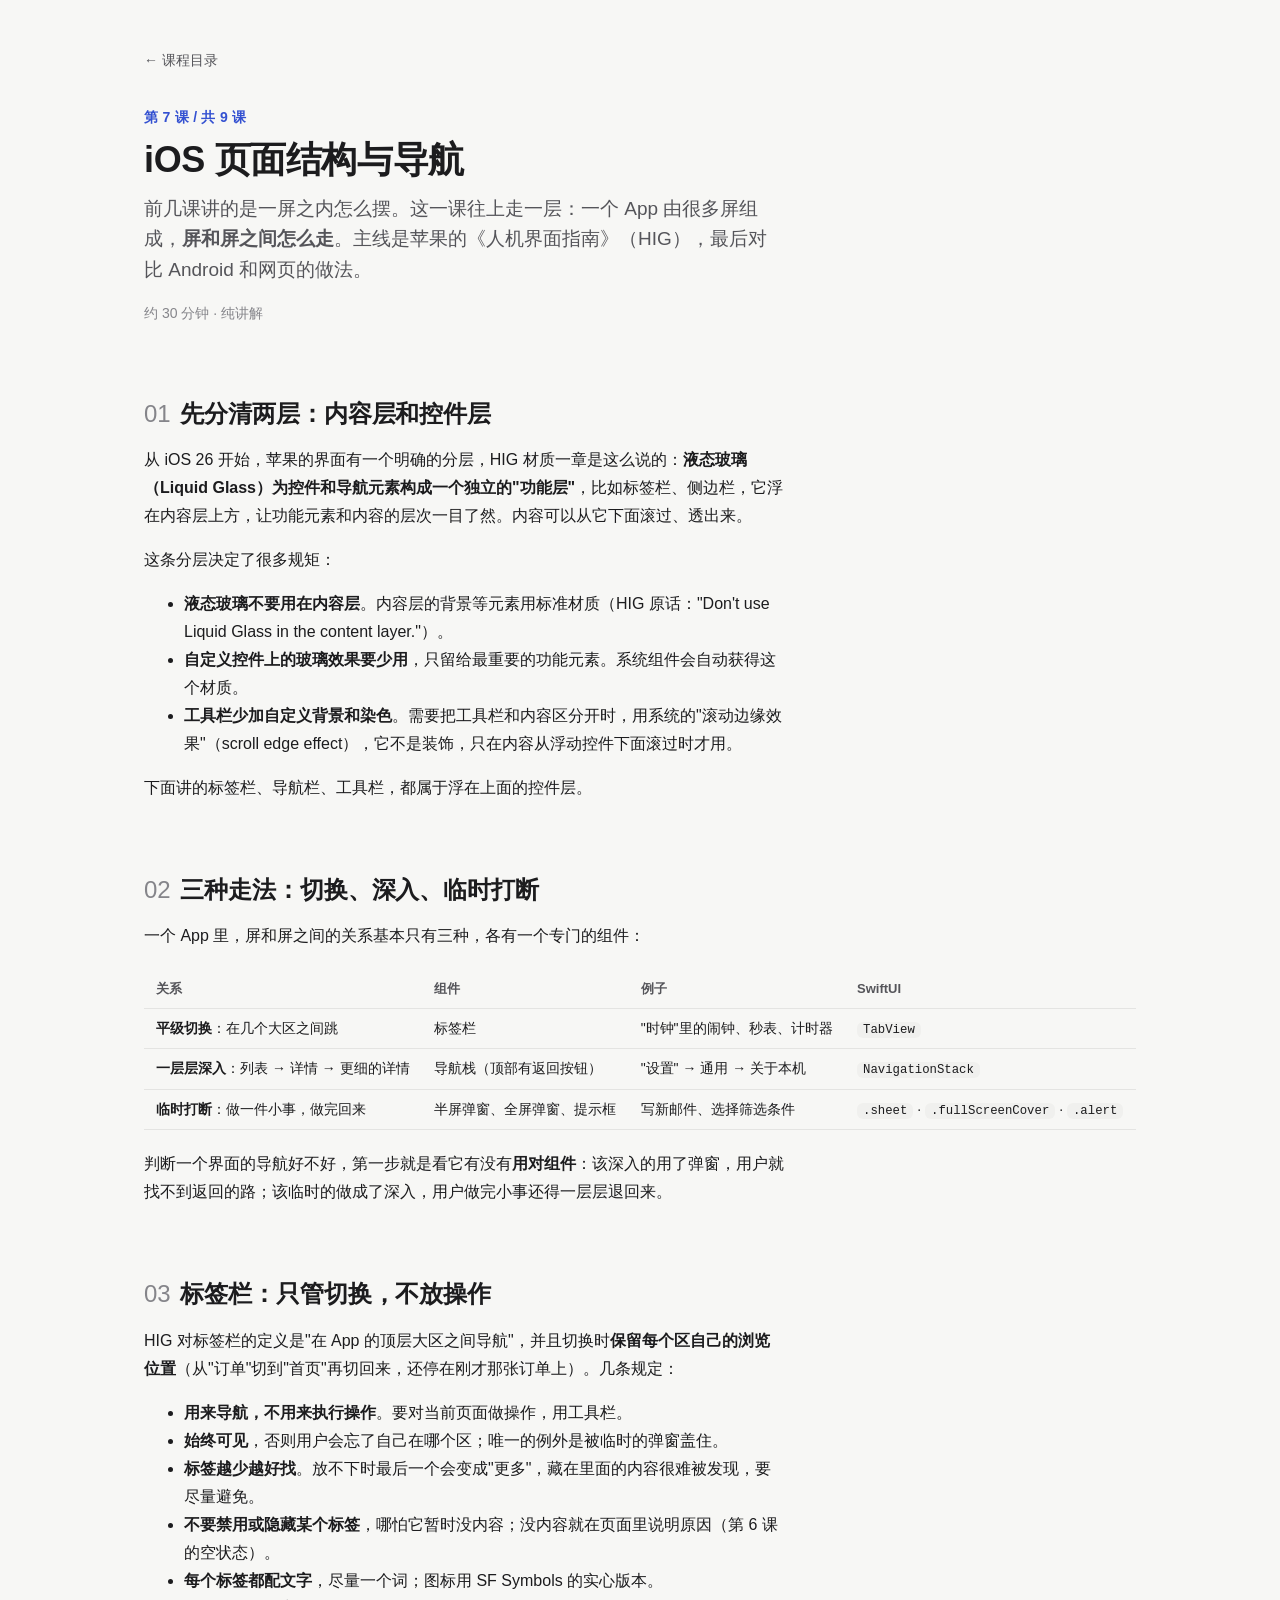
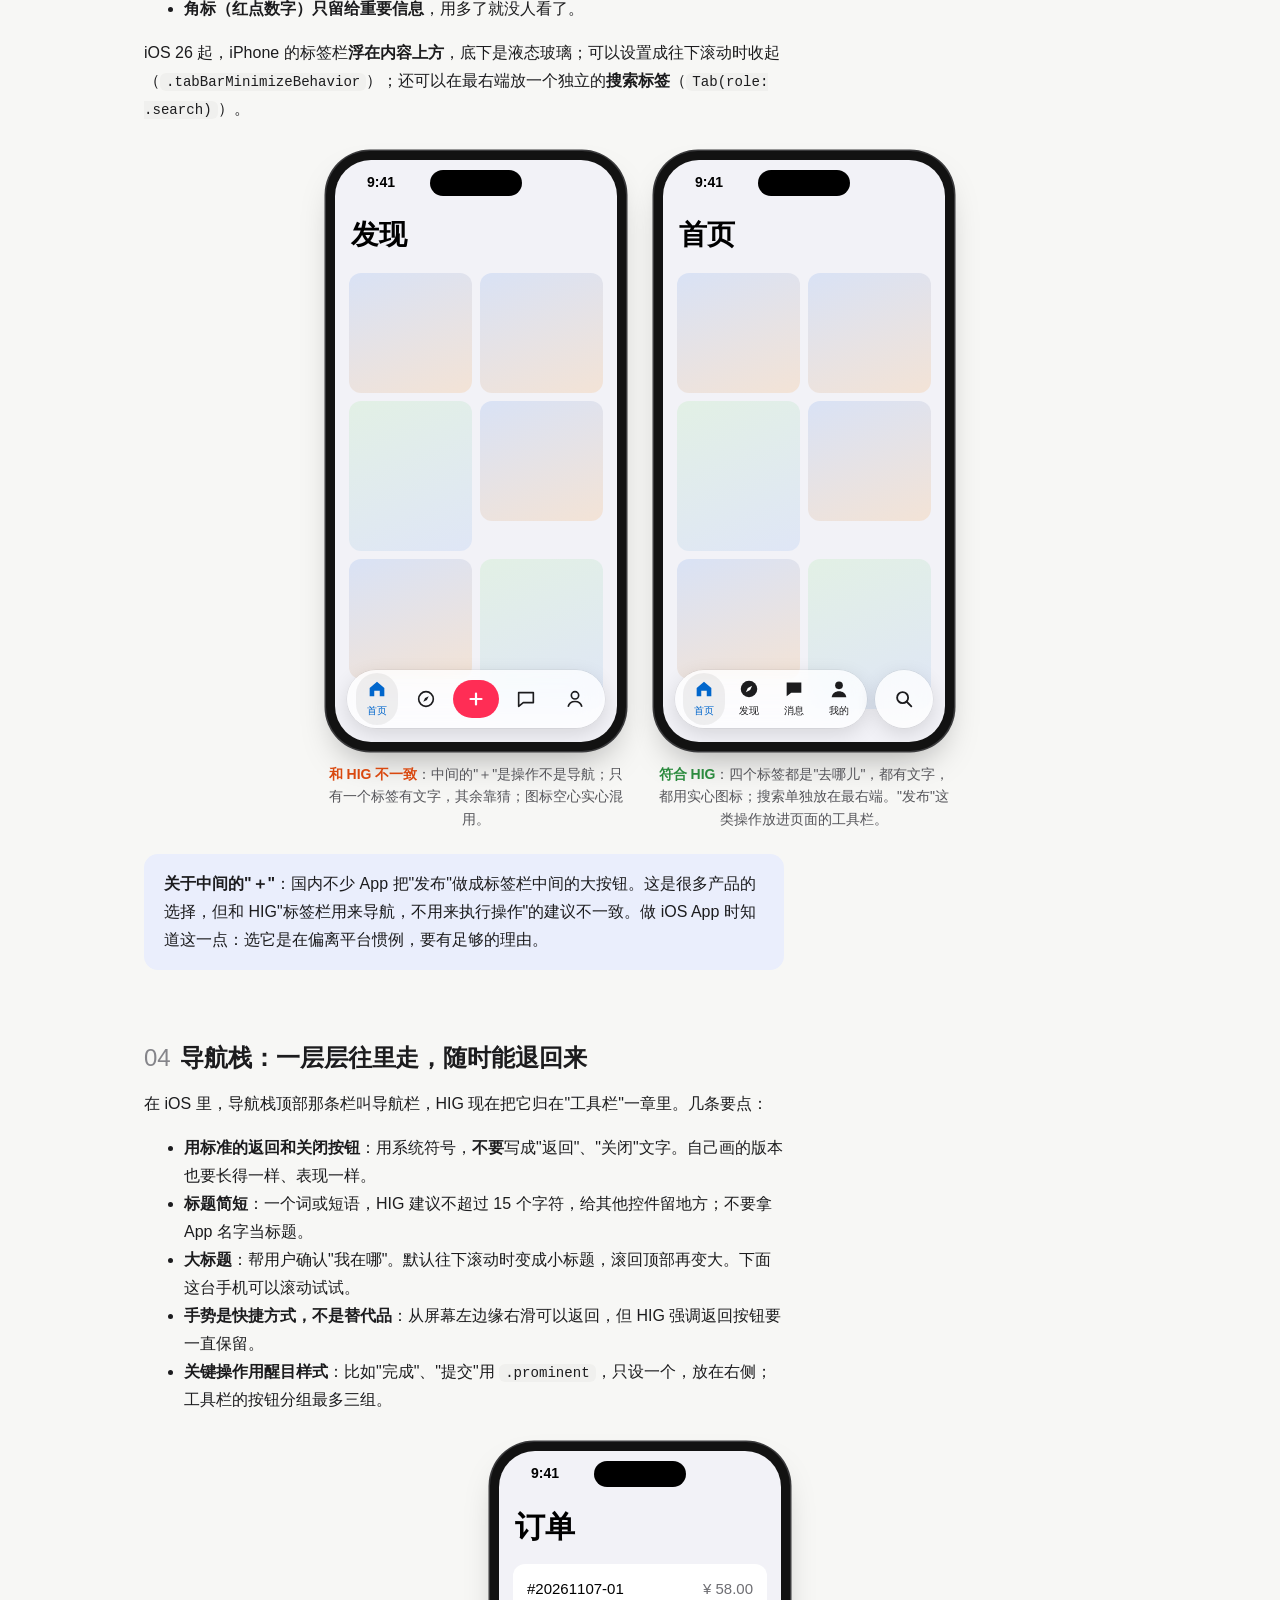
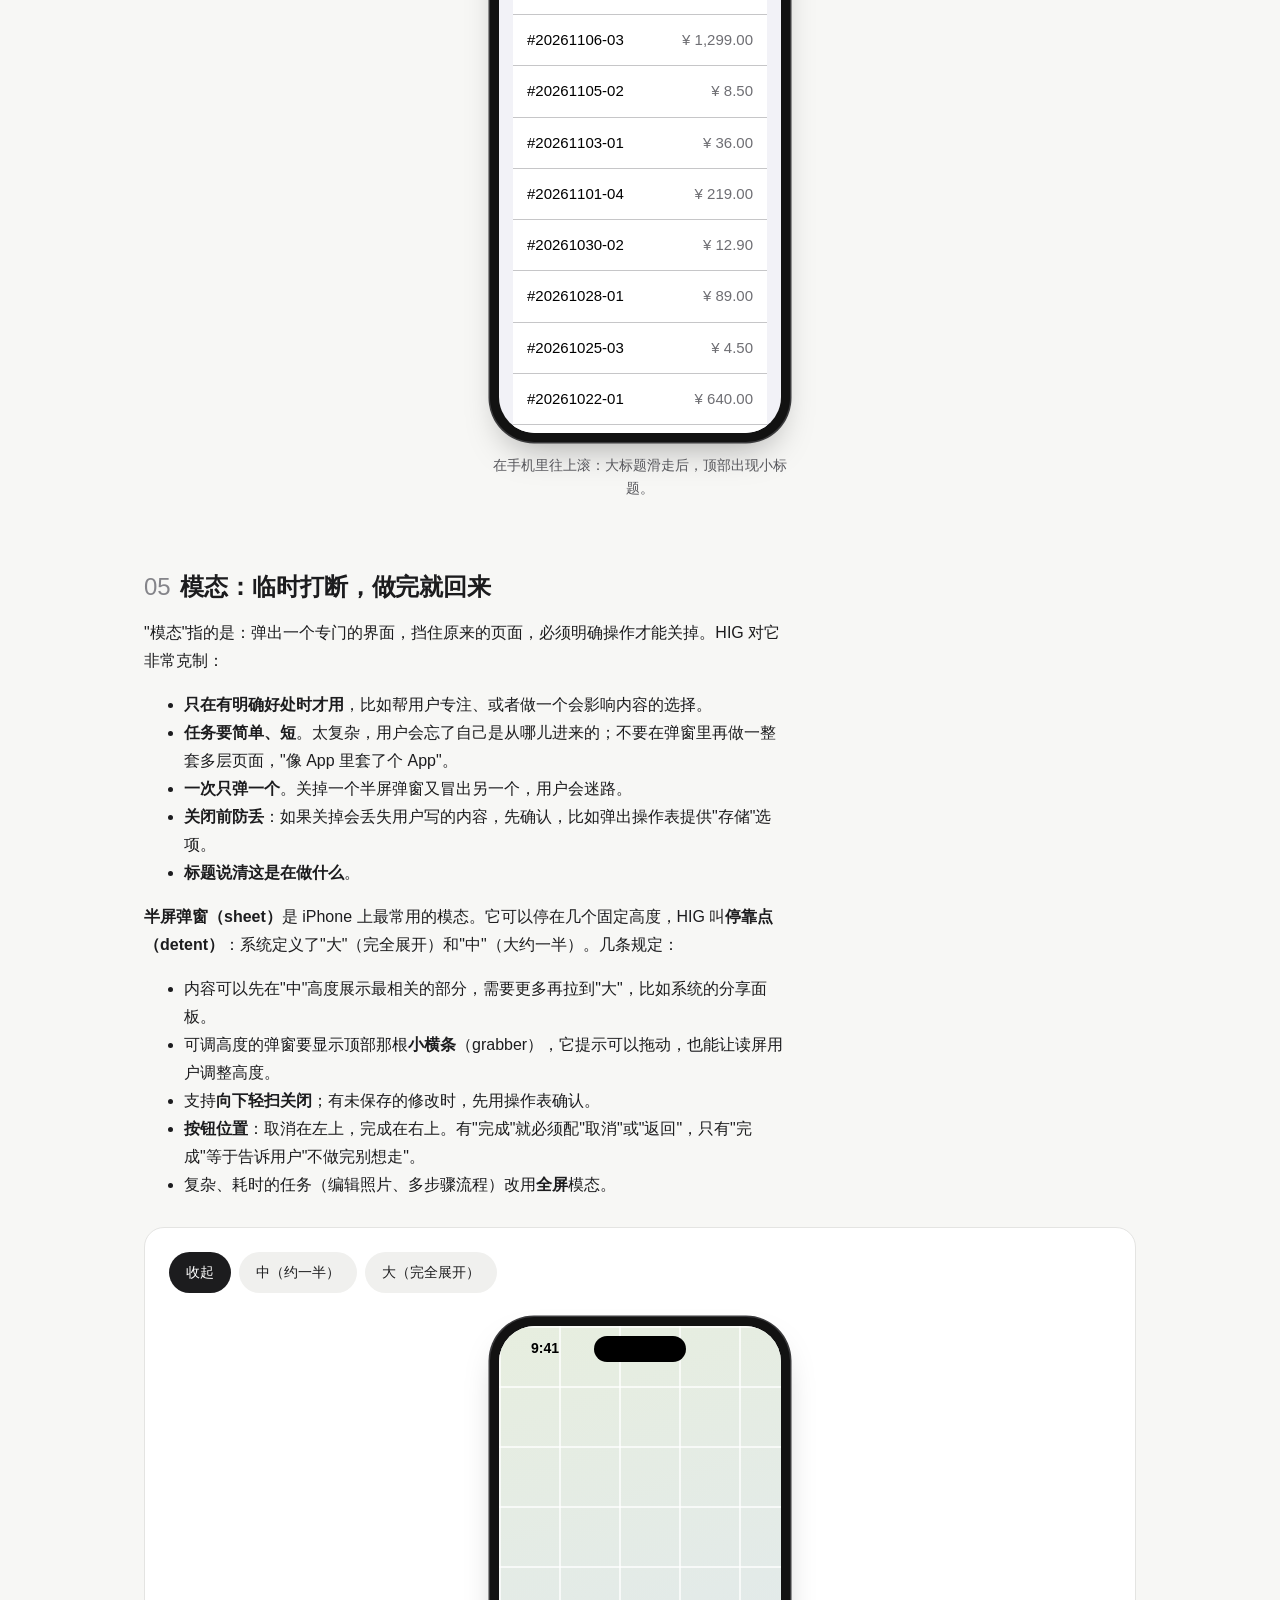
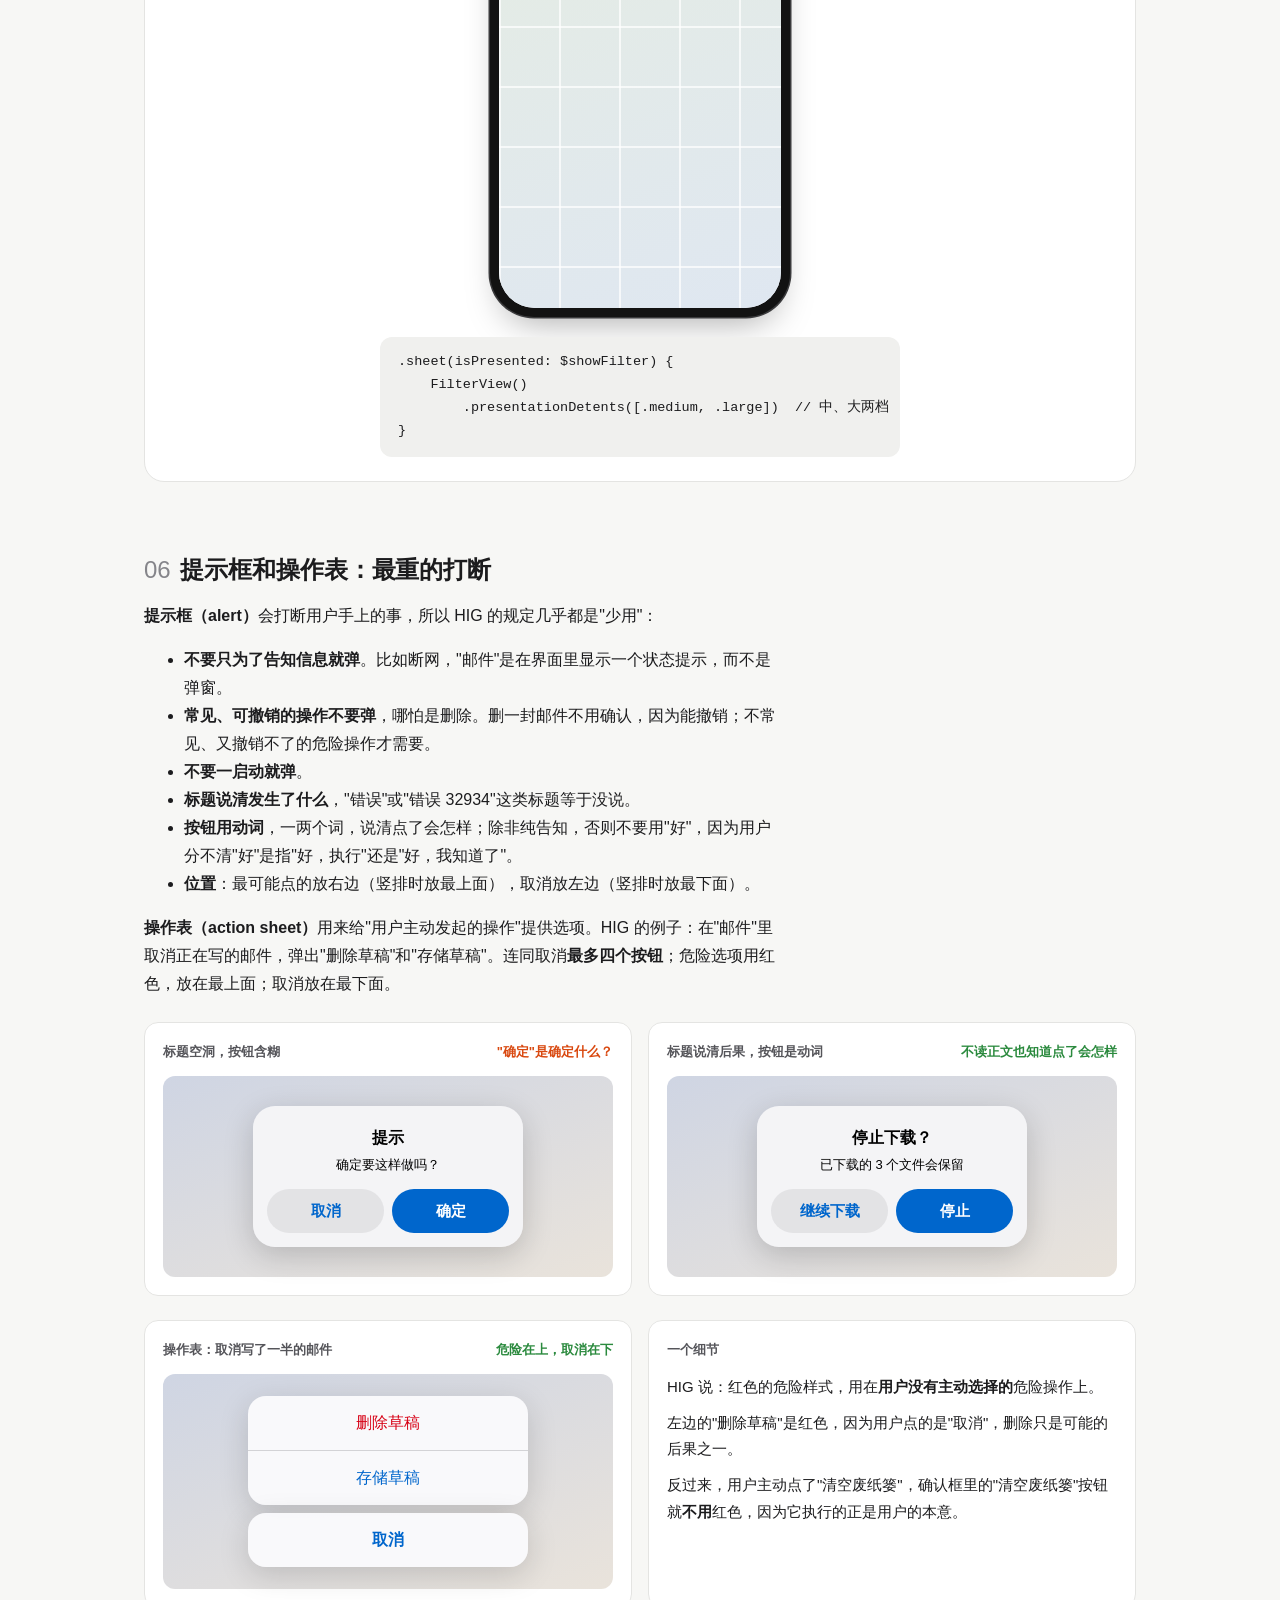
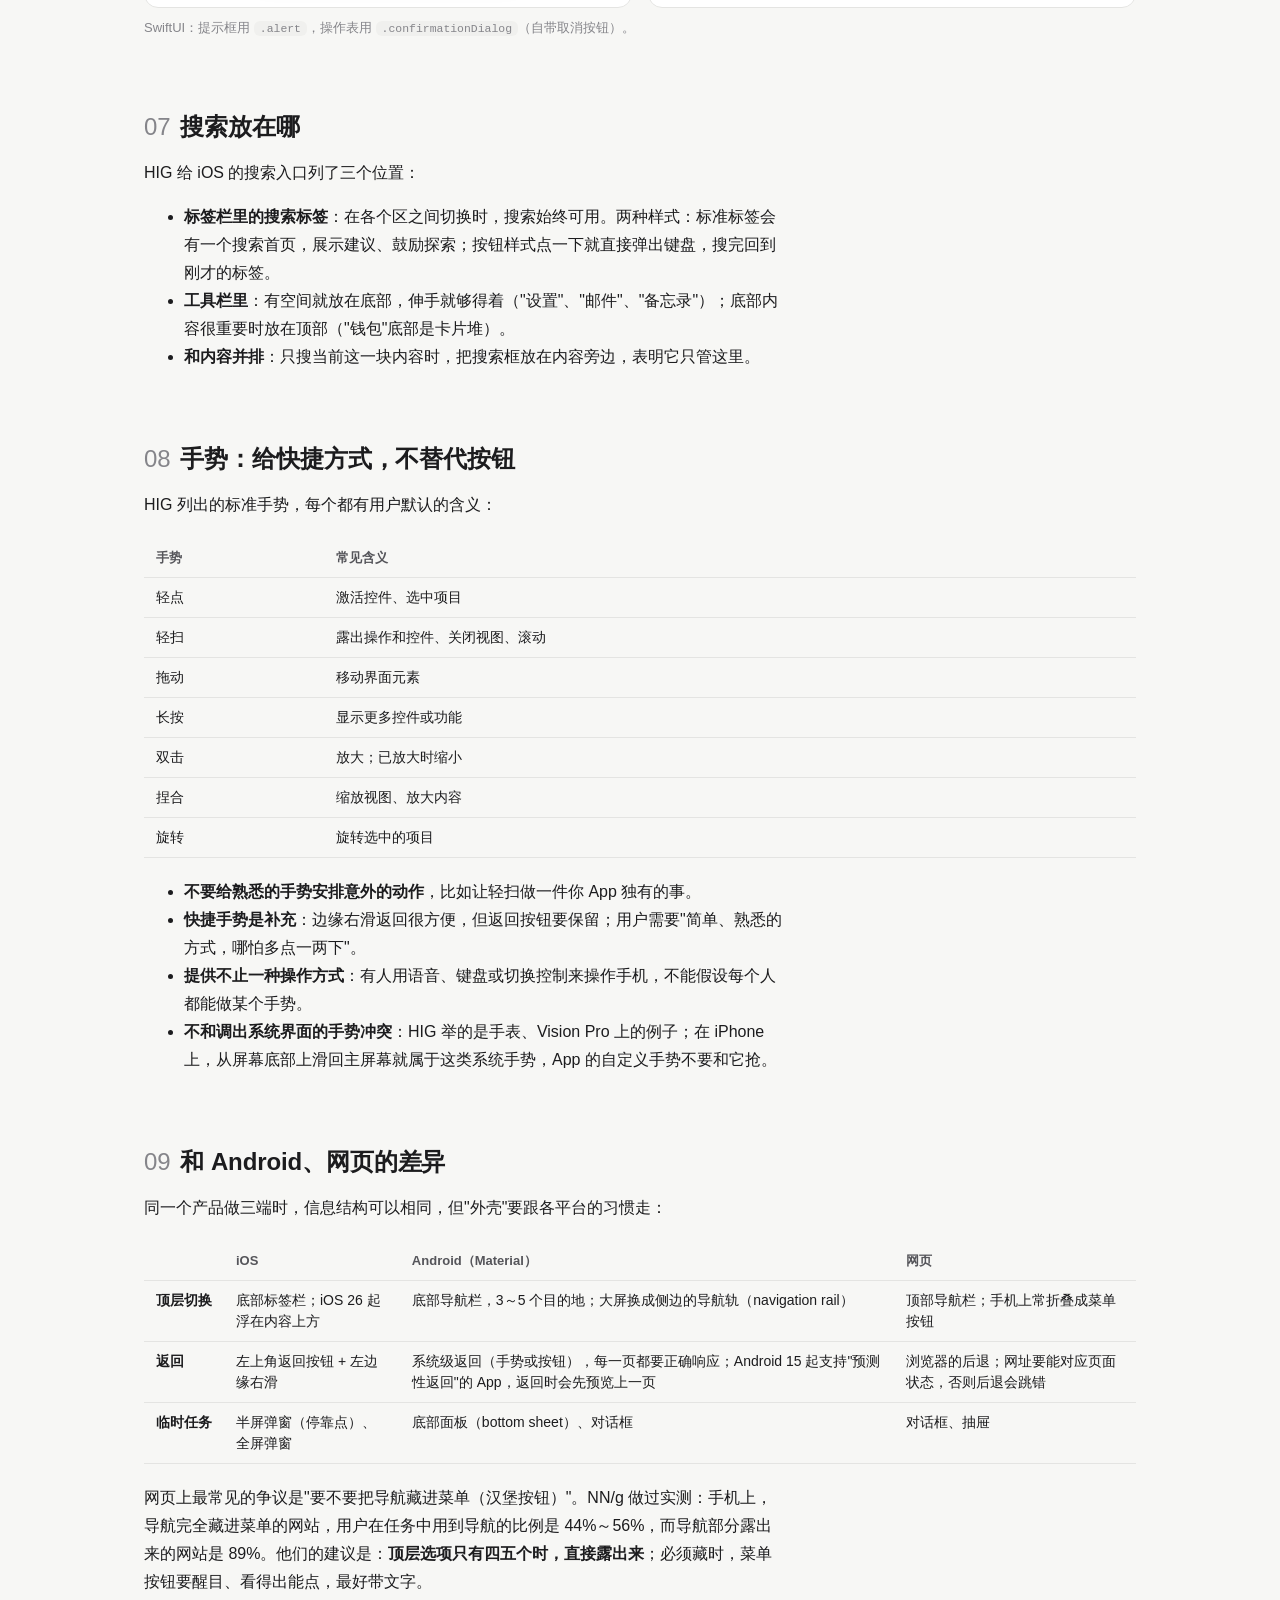
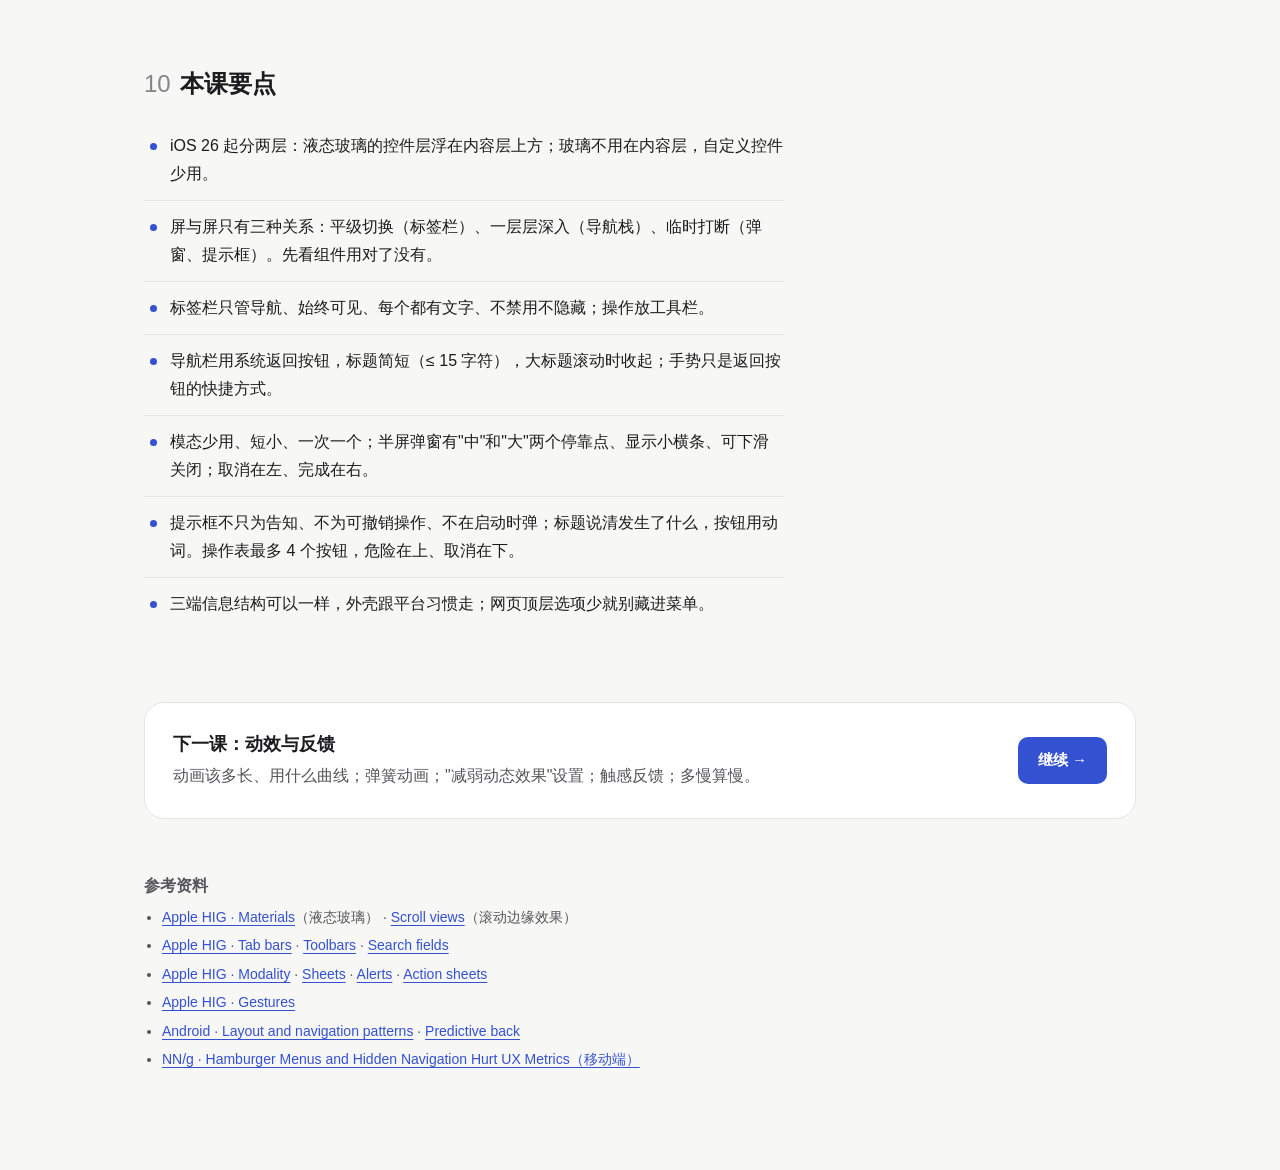
<file: lessons/07-navigation/index.html>
<!doctype html>
<html lang="zh-CN">
<head>
<meta charset="utf-8">
<meta name="viewport" content="width=device-width, initial-scale=1">
<title>第 7 课 · iOS 页面结构与导航</title>
<link rel="stylesheet" href="../../assets/lesson.css">
<style>
  /* 小号手机样张：只用来演示结构，尺寸按 iPhone 比例缩小 */
  .mini { width: 300px; height: 600px; border-radius: 44px; padding: 9px; background: #121212; box-shadow: 0 0 0 1.5px #3a3a3c, 0 18px 36px -14px rgba(0,0,0,.35); margin: 0 auto; flex: none; }
  .mini .scr { position: relative; width: 100%; height: 100%; border-radius: 36px; overflow: hidden; background: #f2f2f7; font-family: -apple-system, BlinkMacSystemFont, "PingFang SC", sans-serif; color: #000; }
  .mini .sb { height: 44px; display: flex; align-items: center; justify-content: space-between; padding: 0 26px 0 32px; font: 600 14px/1 -apple-system, sans-serif; position: relative; z-index: 3; }
  .mini .sb::after { content: ""; position: absolute; left: 50%; top: 10px; transform: translateX(-50%); width: 92px; height: 26px; border-radius: 14px; background: #000; }
  .phones { display: flex; flex-wrap: wrap; gap: 28px; justify-content: center; margin-top: 28px; }
  .phone-cap { text-align: center; font-size: 14px; color: var(--text-2); margin: 12px 0 0; max-width: 300px; line-height: 1.6; }

  /* 浮动标签栏（iOS 26 起的样子，示意） */
  .tabbar { position: absolute; left: 12px; right: 12px; bottom: 14px; display: flex; gap: 8px; z-index: 4; }
  .tabbar .bar { flex: 1; height: 58px; border-radius: 29px; display: flex; align-items: center; justify-content: space-around; padding: 0 6px; background: rgba(255,255,255,.78); -webkit-backdrop-filter: blur(14px) saturate(1.6); backdrop-filter: blur(14px) saturate(1.6); box-shadow: 0 0 0 .5px rgba(0,0,0,.08), 0 6px 20px rgba(0,0,0,.12); }
  .tabbar .t { display: flex; flex-direction: column; align-items: center; gap: 2px; font-size: 10px; font-weight: 500; color: #1c1c1e; padding: 5px 10px; border-radius: 22px; }
  .tabbar .t svg { width: 22px; height: 22px; }
  .tabbar .t.on { color: #0066cc; background: rgba(0,0,0,.06); }
  .tabbar .srch { width: 58px; height: 58px; border-radius: 50%; display: grid; place-items: center; background: rgba(255,255,255,.78); -webkit-backdrop-filter: blur(14px); backdrop-filter: blur(14px); box-shadow: 0 0 0 .5px rgba(0,0,0,.08), 0 6px 20px rgba(0,0,0,.12); color: #1c1c1e; }
  .tabbar .srch svg { width: 22px; height: 22px; }
  .tabbar .t.plus { color: #fff; background: #ff2d55; padding: 8px 12px; }

  .feed { padding: 4px 14px 90px; display: grid; grid-template-columns: 1fr 1fr; gap: 8px; }
  .feed i { display: block; height: 120px; border-radius: 12px; background: linear-gradient(160deg, #d9e2f5, #f3e3d6); }
  .feed i:nth-child(3n) { height: 150px; background: linear-gradient(160deg, #e2f0e5, #dfe6f6); }
  .h-big { font-size: 28px; font-weight: 700; padding: 6px 16px 10px; margin: 0; }

  /* 大标题滚动 */
  .navscroll { position: absolute; top: 44px; bottom: 0; left: 0; right: 0; overflow-y: auto; scrollbar-width: none; }
  .navscroll::-webkit-scrollbar { display: none; }
  .navbar-s { position: absolute; top: 44px; left: 0; right: 0; height: 40px; display: flex; align-items: center; justify-content: center; font-size: 15px; font-weight: 600; z-index: 2; background: rgba(242,242,247,.82); -webkit-backdrop-filter: blur(10px); backdrop-filter: blur(10px); opacity: 0; transition: opacity .15s; pointer-events: none; }
  .navbar-s.on { opacity: 1; }
  .rows7 { margin: 0 14px 24px; background: #fff; border-radius: 12px; overflow: hidden; }
  .rows7 div { display: flex; justify-content: space-between; padding: 12px 14px; font-size: 15px; border-bottom: .5px solid rgba(60,60,67,.29); }
  .rows7 div:last-child { border-bottom: 0; }
  .rows7 span { color: #6e6e73; font-variant-numeric: tabular-nums; }

  /* 半屏弹窗 */
  .dim { position: absolute; inset: 0; background: rgba(0,0,0,.28); opacity: 0; transition: opacity .3s; z-index: 5; pointer-events: none; }
  .sheet7 { position: absolute; left: 0; right: 0; bottom: 0; height: 92%; background: #fff; border-radius: 30px 30px 0 0; z-index: 6; transform: translateY(105%); transition: transform .35s cubic-bezier(.2,.8,.2,1); box-shadow: 0 -4px 20px rgba(0,0,0,.12); }
  .sheet7 .grab { width: 36px; height: 5px; border-radius: 3px; background: #c7c7cc; margin: 7px auto 4px; }
  .sheet7 .bar7 { display: flex; justify-content: space-between; align-items: center; padding: 4px 14px 10px; font-size: 15px; }
  .sheet7 .bar7 b { font-size: 16px; }
  .sheet7 .bar7 .c { color: #0066cc; }
  .sheet7 .bar7 .d { color: #fff; background: #0066cc; border-radius: 999px; padding: 4px 12px; font-weight: 600; }
  .sheet7 .opt { margin: 0 14px; padding: 11px 0; border-bottom: .5px solid rgba(60,60,67,.29); font-size: 15px; display: flex; justify-content: space-between; }
  .sheet7 .opt span { color: #0066cc; }
  .st-medium .sheet7 { transform: translateY(50%); }
  .st-large .sheet7 { transform: translateY(0); }
  .st-medium .dim, .st-large .dim { opacity: 1; }
  .map { position: absolute; inset: 0; background:
    linear-gradient(90deg, rgba(255,255,255,.7) 2px, transparent 2px) 0 0 / 60px 60px,
    linear-gradient(rgba(255,255,255,.7) 2px, transparent 2px) 0 0 / 60px 60px,
    linear-gradient(160deg, #e7eedf, #dfe7f1); }

  /* 提示框与操作表 */
  .alert7 { width: 270px; max-width: 100%; margin: 8px auto; background: rgba(245,245,247,.98); border-radius: 22px; text-align: center; overflow: hidden; box-shadow: 0 8px 30px rgba(0,0,0,.18); font-family: -apple-system, BlinkMacSystemFont, "PingFang SC", sans-serif; color: #000; }
  .alert7 .tx { padding: 18px 16px 14px; }
  .alert7 .tt { font-size: 16px; font-weight: 600; margin: 0 0 4px; }
  .alert7 .mm { font-size: 13px; margin: 0; line-height: 1.45; }
  .alert7 .bb { display: flex; gap: 8px; padding: 0 14px 14px; }
  .alert7 .bb span { flex: 1; padding: 9px 0; border-radius: 999px; background: rgba(120,120,128,.14); font-size: 15px; font-weight: 600; color: #0066cc; }
  .alert7 .bb span.def { background: #0066cc; color: #fff; }
  .alert7 .bb span.red { color: #d70015; }
  .stage7 { background: linear-gradient(160deg, #cfd5e3, #e9e3db); border-radius: 12px; padding: 22px 10px; }
  .as7 { width: 280px; max-width: 100%; margin: 0 auto; font-family: -apple-system, BlinkMacSystemFont, "PingFang SC", sans-serif; }
  .as7 .grp { background: rgba(250,250,252,.97); border-radius: 18px; overflow: hidden; box-shadow: 0 8px 30px rgba(0,0,0,.15); }
  .as7 .grp div { padding: 13px; text-align: center; font-size: 16px; color: #0066cc; border-bottom: .5px solid rgba(60,60,67,.2); }
  .as7 .grp div:last-child { border-bottom: 0; }
  .as7 .grp .hd { font-size: 13px; color: #6e6e73; padding: 11px; }
  .as7 .grp .red { color: #d70015; }
  .as7 .cancel { margin-top: 8px; font-weight: 600; }

  @media (prefers-reduced-motion: reduce) {
    .sheet7, .dim, .navbar-s { transition: none; }
  }
</style>
</head>
<body>
<main class="page">

  <nav class="crumb"><a href="../../index.html">← 课程目录</a></nav>

  <header class="prose">
    <p class="eyebrow">第 7 课 / 共 9 课</p>
    <h1>iOS 页面结构与导航</h1>
    <p class="lead">前几课讲的是一屏之内怎么摆。这一课往上走一层：一个 App 由很多屏组成，<b>屏和屏之间怎么走</b>。主线是苹果的《人机界面指南》（HIG），最后对比 Android 和网页的做法。</p>
    <p class="meta">约 30 分钟 · 纯讲解</p>
  </header>

  <!-- 01 -->
  <section>
    <div class="prose">
      <h2><span class="num">01</span>先分清两层：内容层和控件层</h2>
      <p>从 iOS 26 开始，苹果的界面有一个明确的分层，HIG 材质一章是这么说的：<b>液态玻璃（Liquid Glass）为控件和导航元素构成一个独立的"功能层"</b>，比如标签栏、侧边栏，它浮在内容层上方，让功能元素和内容的层次一目了然。内容可以从它下面滚过、透出来。</p>
      <p>这条分层决定了很多规矩：</p>
      <ul>
        <li><b>液态玻璃不要用在内容层</b>。内容层的背景等元素用标准材质（HIG 原话："Don't use Liquid Glass in the content layer."）。</li>
        <li><b>自定义控件上的玻璃效果要少用</b>，只留给最重要的功能元素。系统组件会自动获得这个材质。</li>
        <li><b>工具栏少加自定义背景和染色</b>。需要把工具栏和内容区分开时，用系统的"滚动边缘效果"（scroll edge effect），它不是装饰，只在内容从浮动控件下面滚过时才用。</li>
      </ul>
      <p>下面讲的标签栏、导航栏、工具栏，都属于浮在上面的控件层。</p>
    </div>
  </section>

  <!-- 02 -->
  <section>
    <div class="prose">
      <h2><span class="num">02</span>三种走法：切换、深入、临时打断</h2>
      <p>一个 App 里，屏和屏之间的关系基本只有三种，各有一个专门的组件：</p>
    </div>
    <div class="spec-wrap">
      <table class="spec" style="min-width:600px">
        <thead><tr><th>关系</th><th>组件</th><th>例子</th><th>SwiftUI</th></tr></thead>
        <tbody>
          <tr><td><b>平级切换</b>：在几个大区之间跳</td><td>标签栏</td><td>"时钟"里的闹钟、秒表、计时器</td><td><code>TabView</code></td></tr>
          <tr><td><b>一层层深入</b>：列表 → 详情 → 更细的详情</td><td>导航栈（顶部有返回按钮）</td><td>"设置" → 通用 → 关于本机</td><td><code>NavigationStack</code></td></tr>
          <tr><td><b>临时打断</b>：做一件小事，做完回来</td><td>半屏弹窗、全屏弹窗、提示框</td><td>写新邮件、选择筛选条件</td><td><code>.sheet</code> · <code>.fullScreenCover</code> · <code>.alert</code></td></tr>
        </tbody>
      </table>
    </div>
    <div class="prose">
      <p>判断一个界面的导航好不好，第一步就是看它有没有<b>用对组件</b>：该深入的用了弹窗，用户就找不到返回的路；该临时的做成了深入，用户做完小事还得一层层退回来。</p>
    </div>
  </section>

  <!-- 03 -->
  <section>
    <div class="prose">
      <h2><span class="num">03</span>标签栏：只管切换，不放操作</h2>
      <p>HIG 对标签栏的定义是"在 App 的顶层大区之间导航"，并且切换时<b>保留每个区自己的浏览位置</b>（从"订单"切到"首页"再切回来，还停在刚才那张订单上）。几条规定：</p>
      <ul>
        <li><b>用来导航，不用来执行操作</b>。要对当前页面做操作，用工具栏。</li>
        <li><b>始终可见</b>，否则用户会忘了自己在哪个区；唯一的例外是被临时的弹窗盖住。</li>
        <li><b>标签越少越好找</b>。放不下时最后一个会变成"更多"，藏在里面的内容很难被发现，要尽量避免。</li>
        <li><b>不要禁用或隐藏某个标签</b>，哪怕它暂时没内容；没内容就在页面里说明原因（第 6 课的空状态）。</li>
        <li><b>每个标签都配文字</b>，尽量一个词；图标用 SF Symbols 的实心版本。</li>
        <li><b>角标（红点数字）只留给重要信息</b>，用多了就没人看了。</li>
      </ul>
      <p>iOS 26 起，iPhone 的标签栏<b>浮在内容上方</b>，底下是液态玻璃；可以设置成往下滚动时收起（<code>.tabBarMinimizeBehavior</code>）；还可以在最右端放一个独立的<b>搜索标签</b>（<code>Tab(role: .search)</code>）。</p>
    </div>
    <div class="phones">
      <div>
        <div class="mini"><div class="scr">
          <div class="sb"><span>9:41</span><span></span></div>
          <p class="h-big">发现</p>
          <div class="feed"><i></i><i></i><i></i><i></i><i></i><i></i></div>
          <div class="tabbar"><div class="bar">
            <span class="t on"><svg viewBox="0 0 24 24" aria-hidden="true"><path d="M4 11l8-7 8 7v9h-5v-6H9v6H4z" fill="currentColor"/></svg>首页</span>
            <span class="t"><svg viewBox="0 0 24 24" aria-hidden="true"><circle cx="12" cy="12" r="8" fill="none" stroke="currentColor" stroke-width="1.8"/><path d="M15 9l-2 4-4 2 2-4z" fill="currentColor"/></svg></span>
            <span class="t plus"><svg viewBox="0 0 24 24" aria-hidden="true"><path d="M12 6v12M6 12h12" stroke="currentColor" stroke-width="2.4" stroke-linecap="round"/></svg></span>
            <span class="t"><svg viewBox="0 0 24 24" aria-hidden="true"><path d="M4 5h16v11H9l-5 4z" fill="none" stroke="currentColor" stroke-width="1.8" stroke-linejoin="round"/></svg></span>
            <span class="t"><svg viewBox="0 0 24 24" aria-hidden="true"><circle cx="12" cy="8" r="4" fill="none" stroke="currentColor" stroke-width="1.8"/><path d="M4.5 20.5c.9-3.8 3.8-5.8 7.5-5.8s6.6 2 7.5 5.8" fill="none" stroke="currentColor" stroke-width="1.8"/></svg></span>
          </div></div>
        </div></div>
        <p class="phone-cap"><span class="verdict no">和 HIG 不一致</span>：中间的"＋"是操作不是导航；只有一个标签有文字，其余靠猜；图标空心实心混用。</p>
      </div>
      <div>
        <div class="mini"><div class="scr">
          <div class="sb"><span>9:41</span><span></span></div>
          <p class="h-big">首页</p>
          <div class="feed"><i></i><i></i><i></i><i></i><i></i><i></i></div>
          <div class="tabbar">
            <div class="bar">
              <span class="t on"><svg viewBox="0 0 24 24" aria-hidden="true"><path d="M4 11l8-7 8 7v9h-5v-6H9v6H4z" fill="currentColor"/></svg>首页</span>
              <span class="t"><svg viewBox="0 0 24 24" aria-hidden="true"><circle cx="12" cy="12" r="9" fill="currentColor"/><path d="M15.5 8.5l-2.3 4.7-4.7 2.3 2.3-4.7z" fill="#fff"/></svg>发现</span>
              <span class="t"><svg viewBox="0 0 24 24" aria-hidden="true"><path d="M4 5h16v11H9l-5 4z" fill="currentColor"/></svg>消息</span>
              <span class="t"><svg viewBox="0 0 24 24" aria-hidden="true"><circle cx="12" cy="8" r="4.2" fill="currentColor"/><path d="M4 21c.8-4.3 4-6.5 8-6.5s7.2 2.2 8 6.5z" fill="currentColor"/></svg>我的</span>
            </div>
            <span class="srch" aria-label="搜索"><svg viewBox="0 0 24 24" aria-hidden="true"><circle cx="10.5" cy="10.5" r="6" fill="none" stroke="currentColor" stroke-width="2"/><path d="M15 15l5 5" stroke="currentColor" stroke-width="2" stroke-linecap="round"/></svg></span>
          </div>
        </div></div>
        <p class="phone-cap"><span class="verdict ok">符合 HIG</span>：四个标签都是"去哪儿"，都有文字，都用实心图标；搜索单独放在最右端。"发布"这类操作放进页面的工具栏。</p>
      </div>
    </div>
    <div class="prose" style="margin-top:24px">
      <div class="callout">
        <p><b>关于中间的"＋"</b>：国内不少 App 把"发布"做成标签栏中间的大按钮。这是很多产品的选择，但和 HIG"标签栏用来导航，不用来执行操作"的建议不一致。做 iOS App 时知道这一点：选它是在偏离平台惯例，要有足够的理由。</p>
      </div>
    </div>
  </section>

  <!-- 04 -->
  <section>
    <div class="prose">
      <h2><span class="num">04</span>导航栈：一层层往里走，随时能退回来</h2>
      <p>在 iOS 里，导航栈顶部那条栏叫导航栏，HIG 现在把它归在"工具栏"一章里。几条要点：</p>
      <ul>
        <li><b>用标准的返回和关闭按钮</b>：用系统符号，<b>不要</b>写成"返回"、"关闭"文字。自己画的版本也要长得一样、表现一样。</li>
        <li><b>标题简短</b>：一个词或短语，HIG 建议不超过 15 个字符，给其他控件留地方；不要拿 App 名字当标题。</li>
        <li><b>大标题</b>：帮用户确认"我在哪"。默认往下滚动时变成小标题，滚回顶部再变大。下面这台手机可以滚动试试。</li>
        <li><b>手势是快捷方式，不是替代品</b>：从屏幕左边缘右滑可以返回，但 HIG 强调返回按钮要一直保留。</li>
        <li><b>关键操作用醒目样式</b>：比如"完成"、"提交"用 <code>.prominent</code>，只设一个，放在右侧；工具栏的按钮分组最多三组。</li>
      </ul>
    </div>
    <div class="phones">
      <div>
        <div class="mini"><div class="scr">
          <div class="sb"><span>9:41</span><span></span></div>
          <div class="navbar-s" id="nav-s">订单</div>
          <div class="navscroll" id="navscroll">
            <p class="h-big" style="font-size:30px">订单</p>
            <div class="rows7" id="rows7"></div>
          </div>
        </div></div>
        <p class="phone-cap">在手机里往上滚：大标题滑走后，顶部出现小标题。</p>
      </div>
    </div>
  </section>

  <!-- 05 -->
  <section>
    <div class="prose">
      <h2><span class="num">05</span>模态：临时打断，做完就回来</h2>
      <p>"模态"指的是：弹出一个专门的界面，挡住原来的页面，必须明确操作才能关掉。HIG 对它非常克制：</p>
      <ul>
        <li><b>只在有明确好处时才用</b>，比如帮用户专注、或者做一个会影响内容的选择。</li>
        <li><b>任务要简单、短</b>。太复杂，用户会忘了自己是从哪儿进来的；不要在弹窗里再做一整套多层页面，"像 App 里套了个 App"。</li>
        <li><b>一次只弹一个</b>。关掉一个半屏弹窗又冒出另一个，用户会迷路。</li>
        <li><b>关闭前防丢</b>：如果关掉会丢失用户写的内容，先确认，比如弹出操作表提供"存储"选项。</li>
        <li><b>标题说清这是在做什么</b>。</li>
      </ul>
      <p><b>半屏弹窗（sheet）</b>是 iPhone 上最常用的模态。它可以停在几个固定高度，HIG 叫<b>停靠点（detent）</b>：系统定义了"大"（完全展开）和"中"（大约一半）。几条规定：</p>
      <ul>
        <li>内容可以先在"中"高度展示最相关的部分，需要更多再拉到"大"，比如系统的分享面板。</li>
        <li>可调高度的弹窗要显示顶部那根<b>小横条</b>（grabber），它提示可以拖动，也能让读屏用户调整高度。</li>
        <li>支持<b>向下轻扫关闭</b>；有未保存的修改时，先用操作表确认。</li>
        <li><b>按钮位置</b>：取消在左上，完成在右上。有"完成"就必须配"取消"或"返回"，只有"完成"等于告诉用户"不做完别想走"。</li>
        <li>复杂、耗时的任务（编辑照片、多步骤流程）改用<b>全屏</b>模态。</li>
      </ul>
    </div>
    <div class="demo" id="sheet-demo">
      <div class="demo-controls" id="sheet-modes" role="group" aria-label="弹窗高度">
        <button type="button" data-st="none" aria-pressed="true">收起</button>
        <button type="button" data-st="medium" aria-pressed="false">中（约一半）</button>
        <button type="button" data-st="large" aria-pressed="false">大（完全展开）</button>
      </div>
      <div class="mini" id="sheet-phone"><div class="scr">
        <div class="map"></div>
        <div class="sb"><span>9:41</span><span></span></div>
        <div class="dim"></div>
        <div class="sheet7" aria-label="筛选弹窗">
          <div class="grab"></div>
          <div class="bar7"><span class="c">取消</span><b>筛选</b><span class="d">完成</span></div>
          <div class="opt">距离<span>3 公里内</span></div>
          <div class="opt">评分<span>4.5 分以上</span></div>
          <div class="opt">价格<span>不限</span></div>
          <div class="opt">营业时间<span>现在营业</span></div>
          <div class="opt">停车<span>不限</span></div>
          <div class="opt">充电桩<span>不限</span></div>
        </div>
      </div></div>
      <pre class="code" style="margin:20px auto 0;max-width:520px">.sheet(isPresented: $showFilter) {
    FilterView()
        .presentationDetents([.medium, .large])  // 中、大两档
}</pre>
    </div>
  </section>

  <!-- 06 -->
  <section>
    <div class="prose">
      <h2><span class="num">06</span>提示框和操作表：最重的打断</h2>
      <p><b>提示框（alert）</b>会打断用户手上的事，所以 HIG 的规定几乎都是"少用"：</p>
      <ul>
        <li><b>不要只为了告知信息就弹</b>。比如断网，"邮件"是在界面里显示一个状态提示，而不是弹窗。</li>
        <li><b>常见、可撤销的操作不要弹</b>，哪怕是删除。删一封邮件不用确认，因为能撤销；不常见、又撤销不了的危险操作才需要。</li>
        <li><b>不要一启动就弹</b>。</li>
        <li><b>标题说清发生了什么</b>，"错误"或"错误 32934"这类标题等于没说。</li>
        <li><b>按钮用动词</b>，一两个词，说清点了会怎样；除非纯告知，否则不要用"好"，因为用户分不清"好"是指"好，执行"还是"好，我知道了"。</li>
        <li><b>位置</b>：最可能点的放右边（竖排时放最上面），取消放左边（竖排时放最下面）。</li>
      </ul>
      <p><b>操作表（action sheet）</b>用来给"用户主动发起的操作"提供选项。HIG 的例子：在"邮件"里取消正在写的邮件，弹出"删除草稿"和"存储草稿"。连同取消<b>最多四个按钮</b>；危险选项用红色，放在最上面；取消放在最下面。</p>
    </div>
    <div class="samples" style="--cols:2">
      <div class="sample">
        <div class="cap"><span>标题空洞，按钮含糊</span><span class="verdict no">"确定"是确定什么？</span></div>
        <div class="stage7"><div class="alert7">
          <div class="tx"><p class="tt">提示</p><p class="mm">确定要这样做吗？</p></div>
          <div class="bb"><span>取消</span><span class="def">确定</span></div>
        </div></div>
      </div>
      <div class="sample">
        <div class="cap"><span>标题说清后果，按钮是动词</span><span class="verdict ok">不读正文也知道点了会怎样</span></div>
        <div class="stage7"><div class="alert7">
          <div class="tx"><p class="tt">停止下载？</p><p class="mm">已下载的 3 个文件会保留</p></div>
          <div class="bb"><span>继续下载</span><span class="def">停止</span></div>
        </div></div>
      </div>
    </div>
    <div class="samples" style="--cols:2">
      <div class="sample">
        <div class="cap"><span>操作表：取消写了一半的邮件</span><span class="verdict ok">危险在上，取消在下</span></div>
        <div class="stage7"><div class="as7">
          <div class="grp"><div class="red">删除草稿</div><div>存储草稿</div></div>
          <div class="grp cancel"><div>取消</div></div>
        </div></div>
      </div>
      <div class="sample prose" style="font-size:15px">
        <div class="cap"><span>一个细节</span></div>
        <p style="margin:0 0 10px">HIG 说：红色的危险样式，用在<b>用户没有主动选择的</b>危险操作上。</p>
        <p style="margin:0 0 10px">左边的"删除草稿"是红色，因为用户点的是"取消"，删除只是可能的后果之一。</p>
        <p style="margin:0">反过来，用户主动点了"清空废纸篓"，确认框里的"清空废纸篓"按钮就<b>不用</b>红色，因为它执行的正是用户的本意。</p>
      </div>
    </div>
    <p class="cite">SwiftUI：提示框用 <code>.alert</code>，操作表用 <code>.confirmationDialog</code>（自带取消按钮）。</p>
  </section>

  <!-- 07 -->
  <section class="prose">
    <h2><span class="num">07</span>搜索放在哪</h2>
    <p>HIG 给 iOS 的搜索入口列了三个位置：</p>
    <ul>
      <li><b>标签栏里的搜索标签</b>：在各个区之间切换时，搜索始终可用。两种样式：标准标签会有一个搜索首页，展示建议、鼓励探索；按钮样式点一下就直接弹出键盘，搜完回到刚才的标签。</li>
      <li><b>工具栏里</b>：有空间就放在底部，伸手就够得着（"设置"、"邮件"、"备忘录"）；底部内容很重要时放在顶部（"钱包"底部是卡片堆）。</li>
      <li><b>和内容并排</b>：只搜当前这一块内容时，把搜索框放在内容旁边，表明它只管这里。</li>
    </ul>
  </section>

  <!-- 08 -->
  <section>
    <div class="prose">
      <h2><span class="num">08</span>手势：给快捷方式，不替代按钮</h2>
      <p>HIG 列出的标准手势，每个都有用户默认的含义：</p>
    </div>
    <div class="spec-wrap">
      <table class="spec">
        <thead><tr><th>手势</th><th>常见含义</th></tr></thead>
        <tbody>
          <tr><td>轻点</td><td>激活控件、选中项目</td></tr>
          <tr><td>轻扫</td><td>露出操作和控件、关闭视图、滚动</td></tr>
          <tr><td>拖动</td><td>移动界面元素</td></tr>
          <tr><td>长按</td><td>显示更多控件或功能</td></tr>
          <tr><td>双击</td><td>放大；已放大时缩小</td></tr>
          <tr><td>捏合</td><td>缩放视图、放大内容</td></tr>
          <tr><td>旋转</td><td>旋转选中的项目</td></tr>
        </tbody>
      </table>
    </div>
    <div class="prose">
      <ul>
        <li><b>不要给熟悉的手势安排意外的动作</b>，比如让轻扫做一件你 App 独有的事。</li>
        <li><b>快捷手势是补充</b>：边缘右滑返回很方便，但返回按钮要保留；用户需要"简单、熟悉的方式，哪怕多点一两下"。</li>
        <li><b>提供不止一种操作方式</b>：有人用语音、键盘或切换控制来操作手机，不能假设每个人都能做某个手势。</li>
        <li><b>不和调出系统界面的手势冲突</b>：HIG 举的是手表、Vision Pro 上的例子；在 iPhone 上，从屏幕底部上滑回主屏幕就属于这类系统手势，App 的自定义手势不要和它抢。</li>
      </ul>
    </div>
  </section>

  <!-- 09 -->
  <section>
    <div class="prose">
      <h2><span class="num">09</span>和 Android、网页的差异</h2>
      <p>同一个产品做三端时，信息结构可以相同，但"外壳"要跟各平台的习惯走：</p>
    </div>
    <div class="spec-wrap">
      <table class="spec" style="min-width:600px">
        <thead><tr><th style="white-space:nowrap"></th><th>iOS</th><th>Android（Material）</th><th>网页</th></tr></thead>
        <tbody>
          <tr><td style="white-space:nowrap"><b>顶层切换</b></td><td>底部标签栏；iOS 26 起浮在内容上方</td><td>底部导航栏，3～5 个目的地；大屏换成侧边的导航轨（navigation rail）</td><td>顶部导航栏；手机上常折叠成菜单按钮</td></tr>
          <tr><td style="white-space:nowrap"><b>返回</b></td><td>左上角返回按钮 + 左边缘右滑</td><td>系统级返回（手势或按钮），每一页都要正确响应；Android 15 起支持"预测性返回"的 App，返回时会先预览上一页</td><td>浏览器的后退；网址要能对应页面状态，否则后退会跳错</td></tr>
          <tr><td style="white-space:nowrap"><b>临时任务</b></td><td>半屏弹窗（停靠点）、全屏弹窗</td><td>底部面板（bottom sheet）、对话框</td><td>对话框、抽屉</td></tr>
        </tbody>
      </table>
    </div>
    <div class="prose">
      <p>网页上最常见的争议是"要不要把导航藏进菜单（汉堡按钮）"。NN/g 做过实测：手机上，导航完全藏进菜单的网站，用户在任务中用到导航的比例是 44%～56%，而导航部分露出来的网站是 89%。他们的建议是：<b>顶层选项只有四五个时，直接露出来</b>；必须藏时，菜单按钮要醒目、看得出能点，最好带文字。</p>
    </div>
  </section>

  <!-- 10 -->
  <section class="prose">
    <h2><span class="num">10</span>本课要点</h2>
    <ul class="checklist">
      <li>iOS 26 起分两层：液态玻璃的控件层浮在内容层上方；玻璃不用在内容层，自定义控件少用。</li>
      <li>屏与屏只有三种关系：平级切换（标签栏）、一层层深入（导航栈）、临时打断（弹窗、提示框）。先看组件用对了没有。</li>
      <li>标签栏只管导航、始终可见、每个都有文字、不禁用不隐藏；操作放工具栏。</li>
      <li>导航栏用系统返回按钮，标题简短（≤ 15 字符），大标题滚动时收起；手势只是返回按钮的快捷方式。</li>
      <li>模态少用、短小、一次一个；半屏弹窗有"中"和"大"两个停靠点、显示小横条、可下滑关闭；取消在左、完成在右。</li>
      <li>提示框不只为告知、不为可撤销操作、不在启动时弹；标题说清发生了什么，按钮用动词。操作表最多 4 个按钮，危险在上、取消在下。</li>
      <li>三端信息结构可以一样，外壳跟平台习惯走；网页顶层选项少就别藏进菜单。</li>
    </ul>
  </section>

  <div class="next">
    <div>
      <h3>下一课：动效与反馈</h3>
      <p>动画该多长、用什么曲线；弹簧动画；"减弱动态效果"设置；触感反馈；多慢算慢。</p>
    </div>
    <a class="btn-primary" href="../08-motion/index.html">继续 →</a>
  </div>

  <footer class="refs">
    <h2>参考资料</h2>
    <ul>
      <li><a href="https://developer.apple.com/design/human-interface-guidelines/materials" target="_blank" rel="noopener">Apple HIG · Materials</a>（液态玻璃） · <a href="https://developer.apple.com/design/human-interface-guidelines/scroll-views" target="_blank" rel="noopener">Scroll views</a>（滚动边缘效果）</li>
      <li><a href="https://developer.apple.com/design/human-interface-guidelines/tab-bars" target="_blank" rel="noopener">Apple HIG · Tab bars</a> · <a href="https://developer.apple.com/design/human-interface-guidelines/toolbars" target="_blank" rel="noopener">Toolbars</a> · <a href="https://developer.apple.com/design/human-interface-guidelines/search-fields" target="_blank" rel="noopener">Search fields</a></li>
      <li><a href="https://developer.apple.com/design/human-interface-guidelines/modality" target="_blank" rel="noopener">Apple HIG · Modality</a> · <a href="https://developer.apple.com/design/human-interface-guidelines/sheets" target="_blank" rel="noopener">Sheets</a> · <a href="https://developer.apple.com/design/human-interface-guidelines/alerts" target="_blank" rel="noopener">Alerts</a> · <a href="https://developer.apple.com/design/human-interface-guidelines/action-sheets" target="_blank" rel="noopener">Action sheets</a></li>
      <li><a href="https://developer.apple.com/design/human-interface-guidelines/gestures" target="_blank" rel="noopener">Apple HIG · Gestures</a></li>
      <li><a href="https://developer.android.com/design/ui/mobile/guides/layout-and-content/layout-and-nav-patterns" target="_blank" rel="noopener">Android · Layout and navigation patterns</a> · <a href="https://developer.android.com/guide/navigation/custom-back/predictive-back-gesture" target="_blank" rel="noopener">Predictive back</a></li>
      <li><a href="https://www.nngroup.com/articles/find-navigation-mobile-even-hamburger/" target="_blank" rel="noopener">NN/g · Hamburger Menus and Hidden Navigation Hurt UX Metrics（移动端）</a></li>
    </ul>
  </footer>

</main>
<script src="../../assets/lesson.js"></script>
<script>
  // 04 大标题：内容往上滚过大标题后，顶部显示小标题
  (function () {
    const rows = document.getElementById("rows7");
    const data = [["#20261107-01", "¥ 58.00"], ["#20261106-03", "¥ 1,299.00"], ["#20261105-02", "¥ 8.50"], ["#20261103-01", "¥ 36.00"], ["#20261101-04", "¥ 219.00"], ["#20261030-02", "¥ 12.90"], ["#20261028-01", "¥ 89.00"], ["#20261025-03", "¥ 4.50"], ["#20261022-01", "¥ 640.00"], ["#20261020-02", "¥ 27.80"], ["#20261018-01", "¥ 15.00"], ["#20261015-02", "¥ 368.00"], ["#20261012-01", "¥ 9.90"], ["#20261010-03", "¥ 72.00"]];
    rows.innerHTML = data.map(([a, b]) => `<div>${a}<span>${b}</span></div>`).join("");
    const box = document.getElementById("navscroll"), small = document.getElementById("nav-s");
    box.addEventListener("scroll", () => small.classList.toggle("on", box.scrollTop > 34));
  })();

  // 05 半屏弹窗的三种高度
  (function () {
    const phone = document.getElementById("sheet-phone");
    const btns = document.querySelectorAll("#sheet-modes button");
    btns.forEach((b) => b.addEventListener("click", () => {
      phone.classList.remove("st-medium", "st-large");
      if (b.dataset.st !== "none") phone.classList.add("st-" + b.dataset.st);
      btns.forEach((x) => x.setAttribute("aria-pressed", String(x === b)));
    }));
  })();
</script>
</body>
</html>
</file>
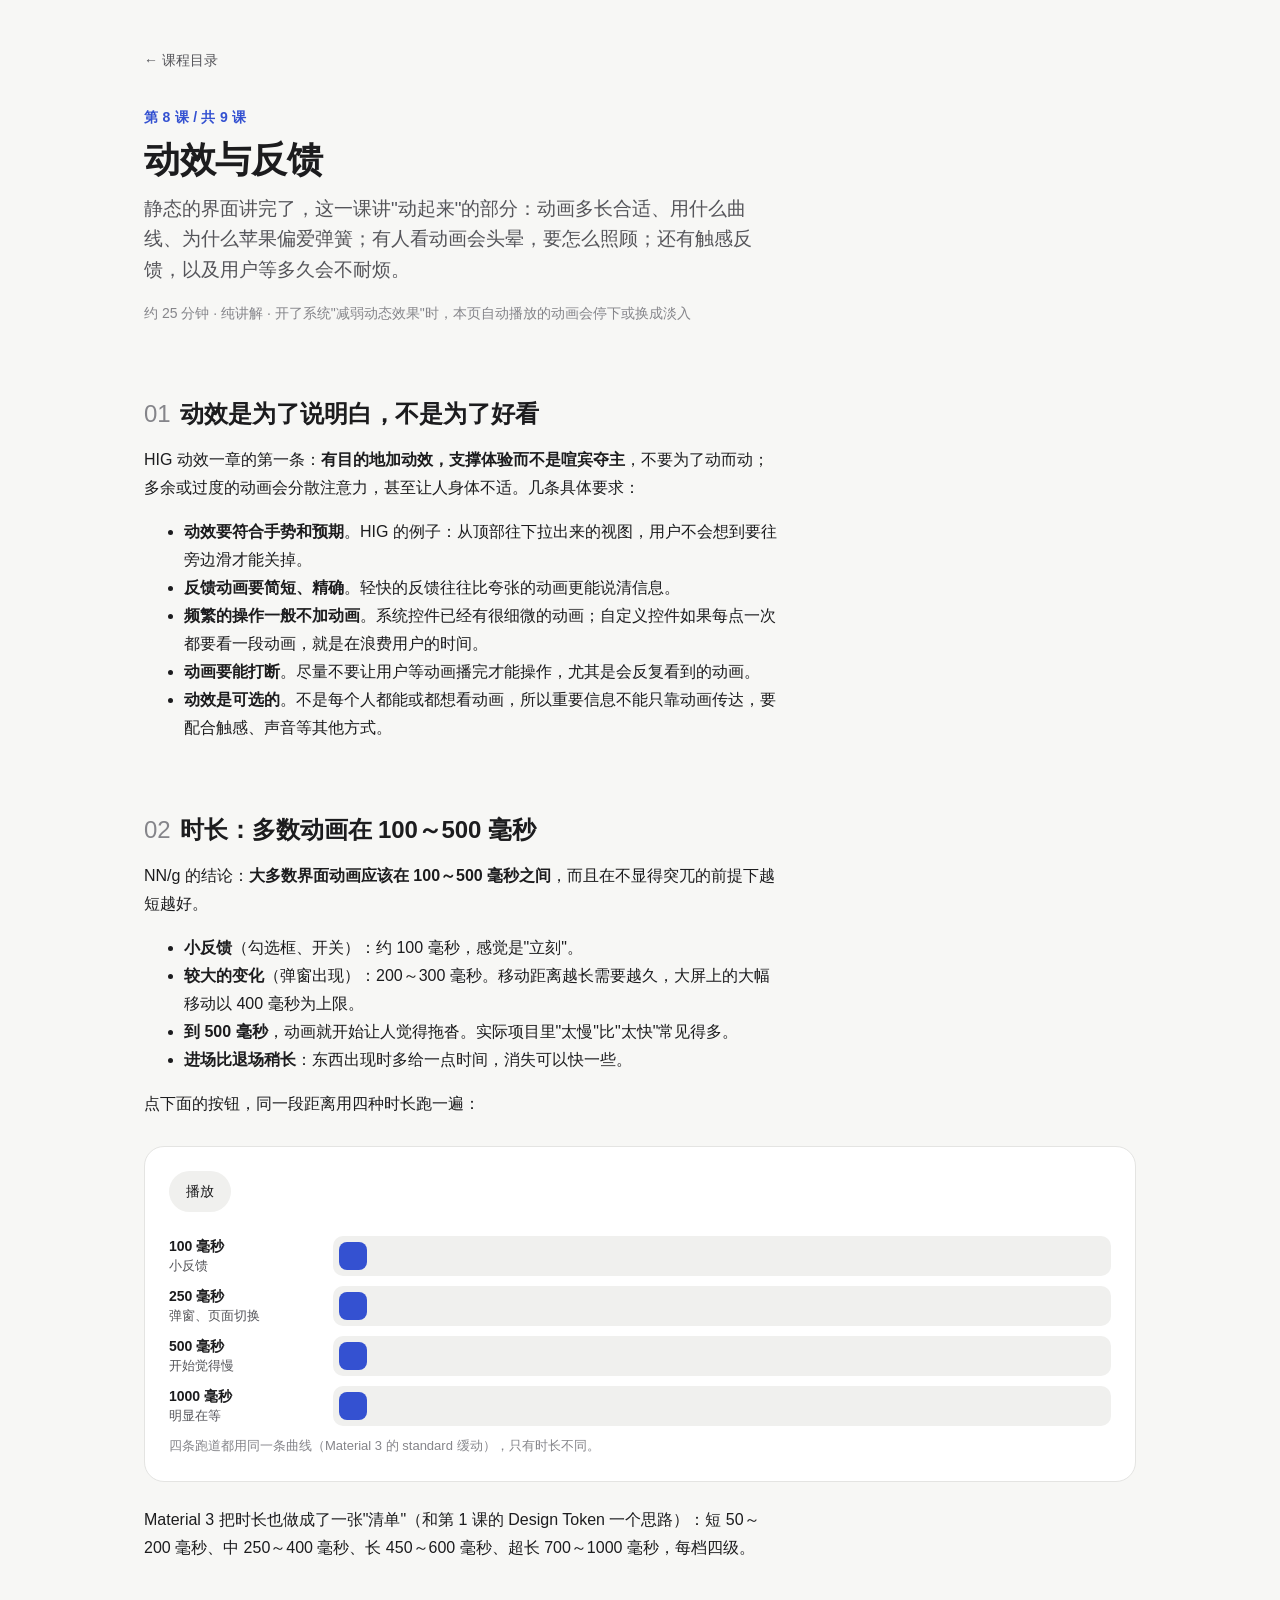
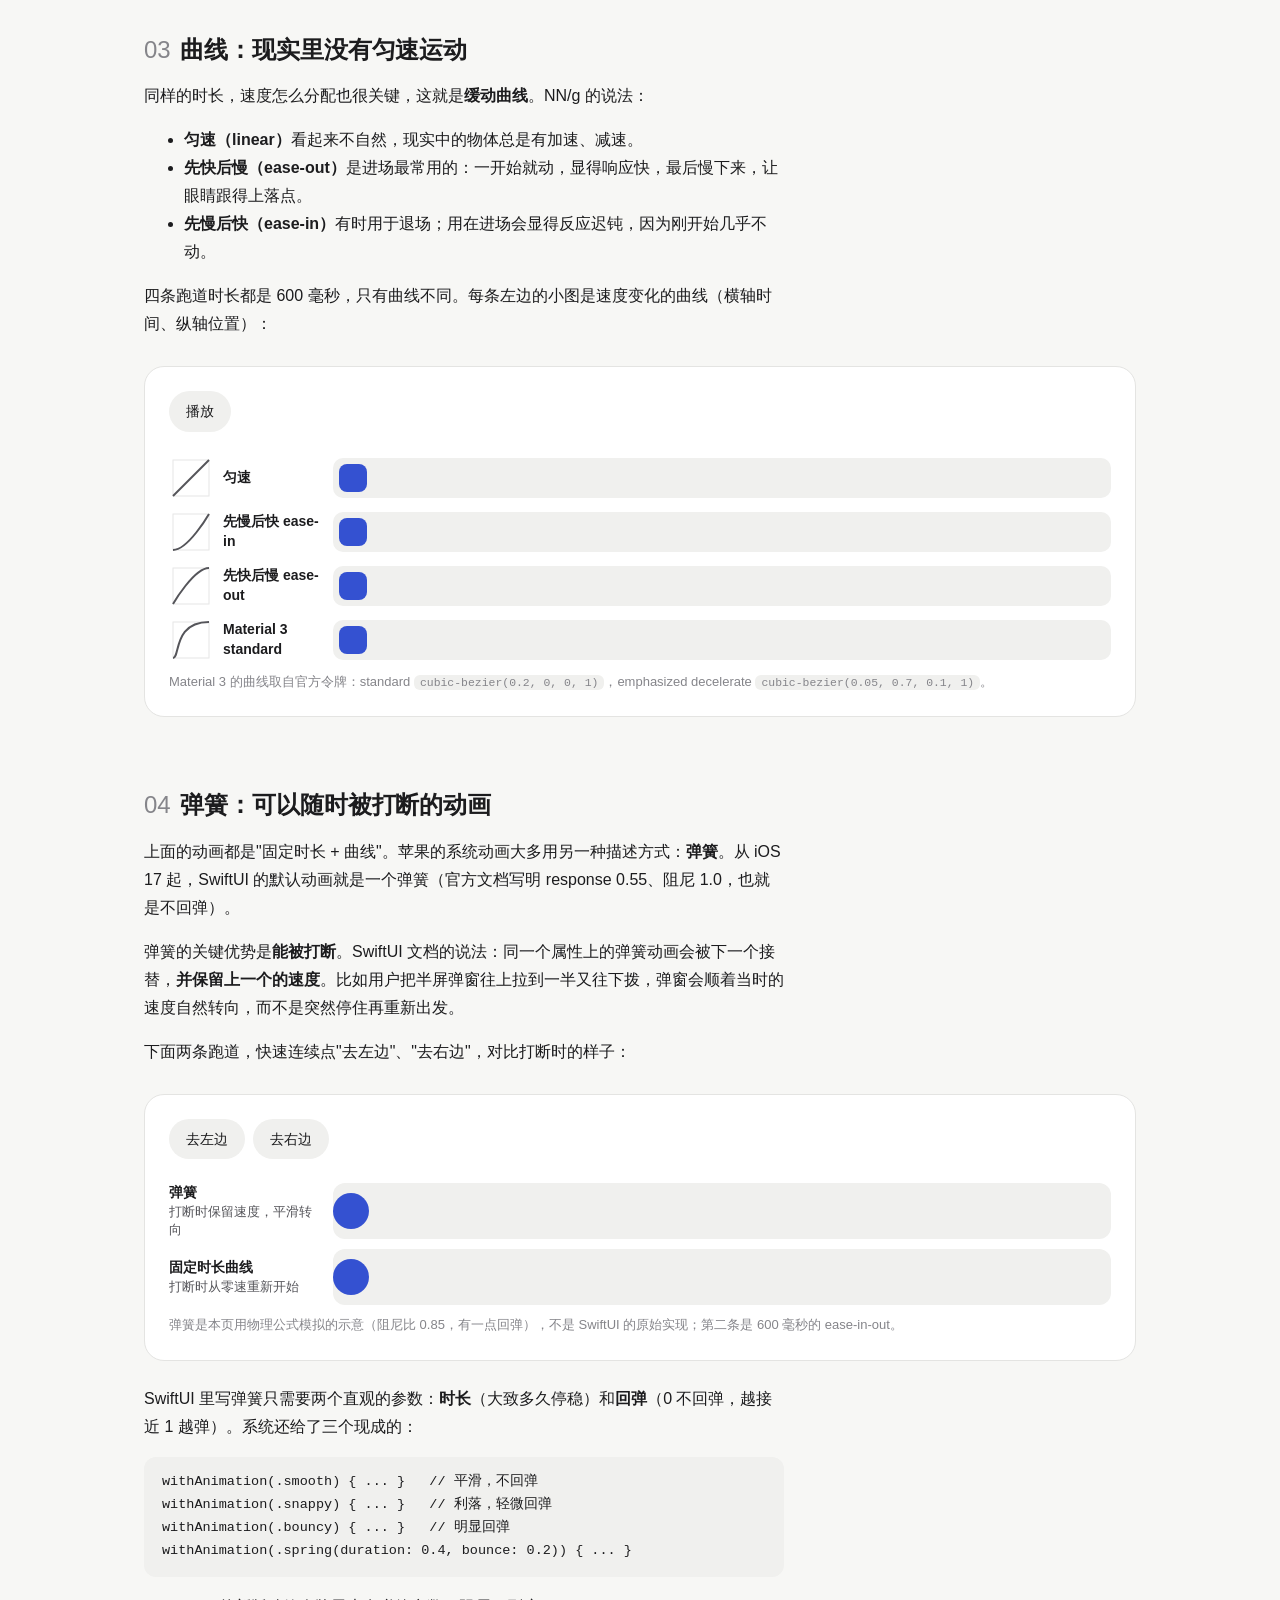
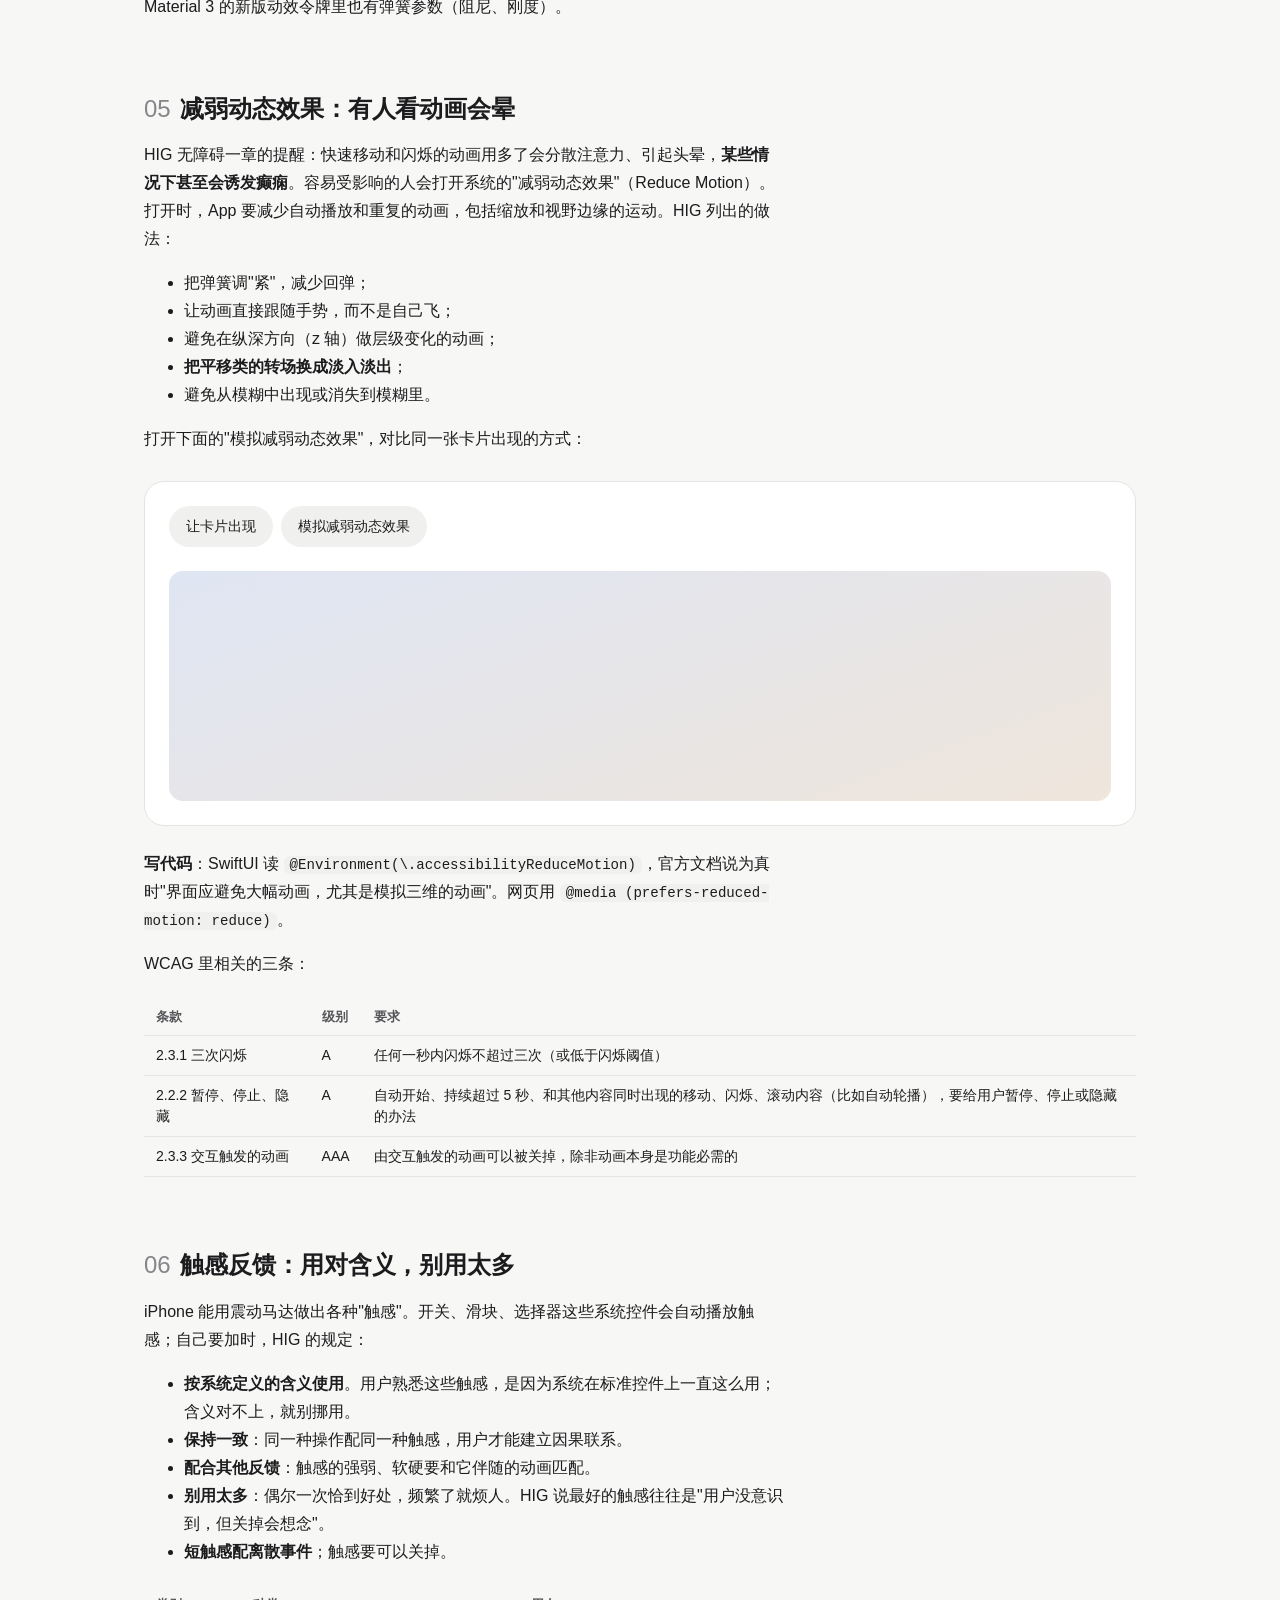
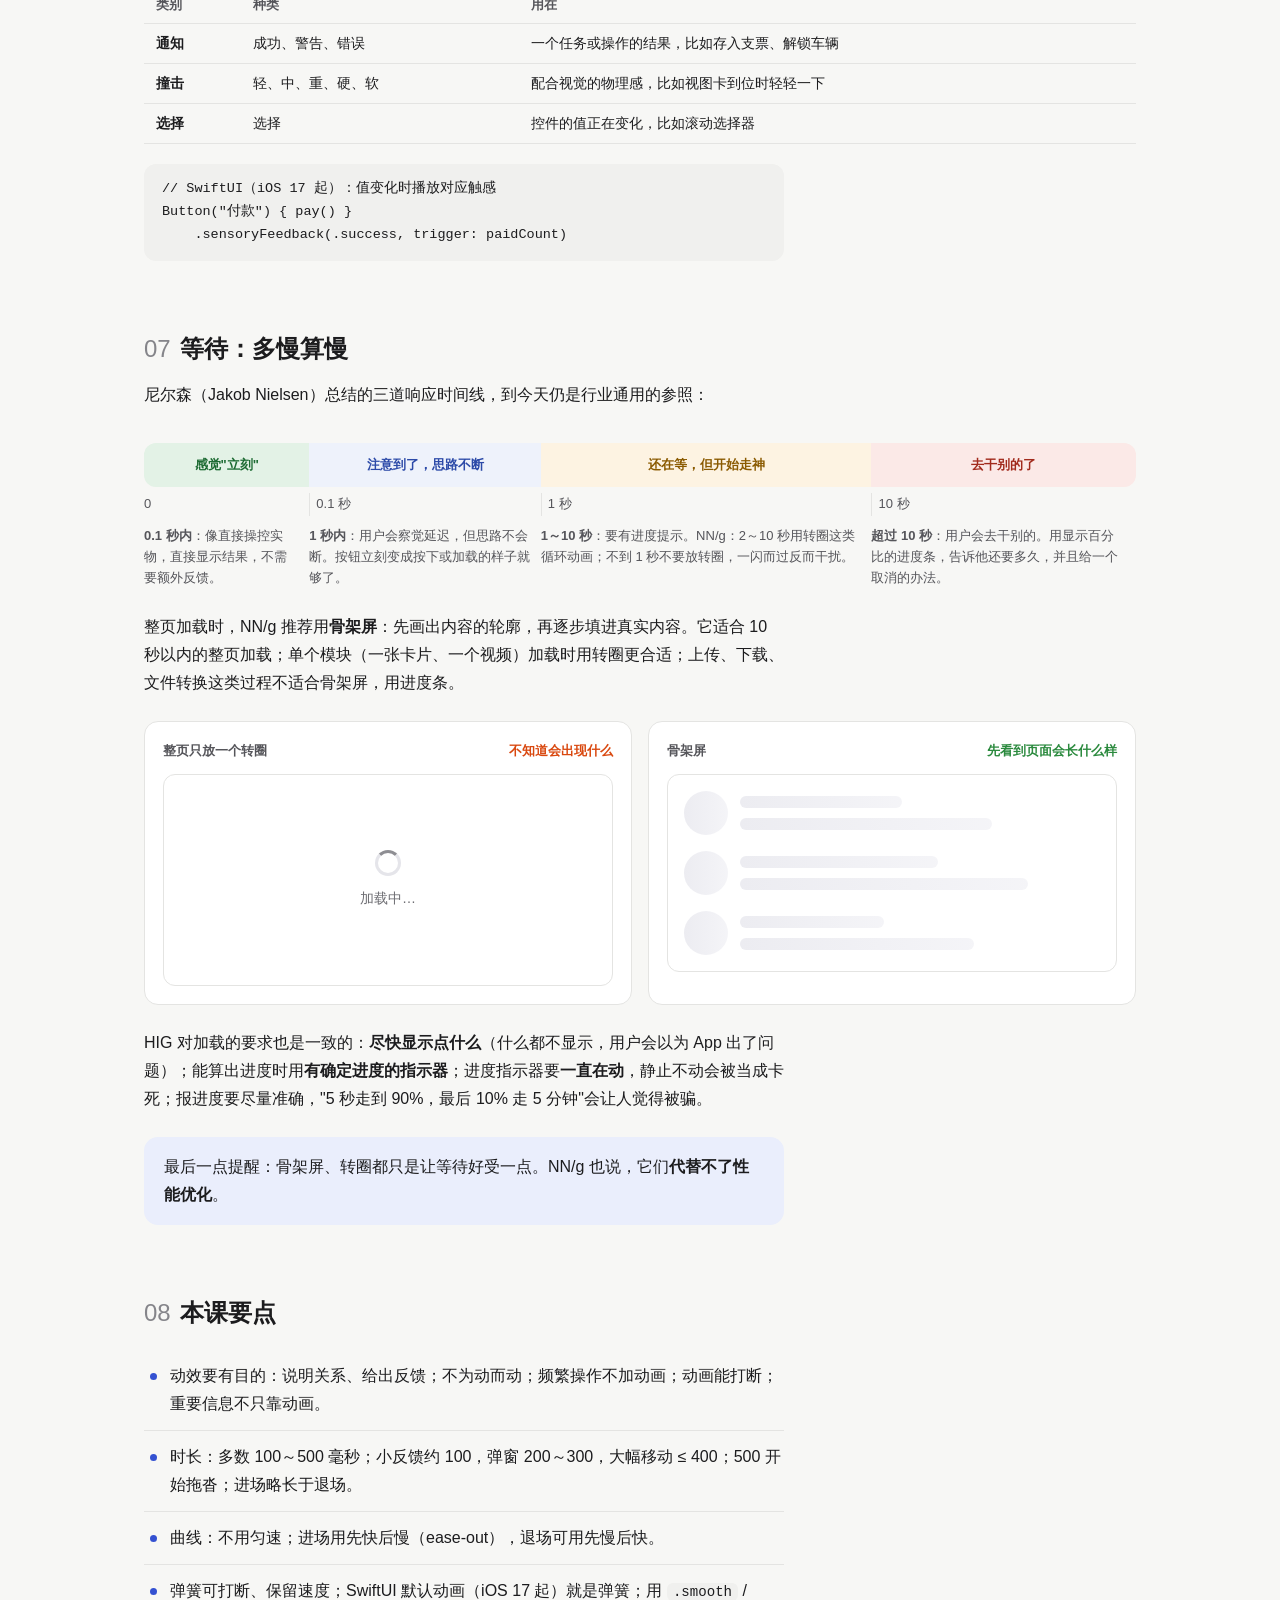
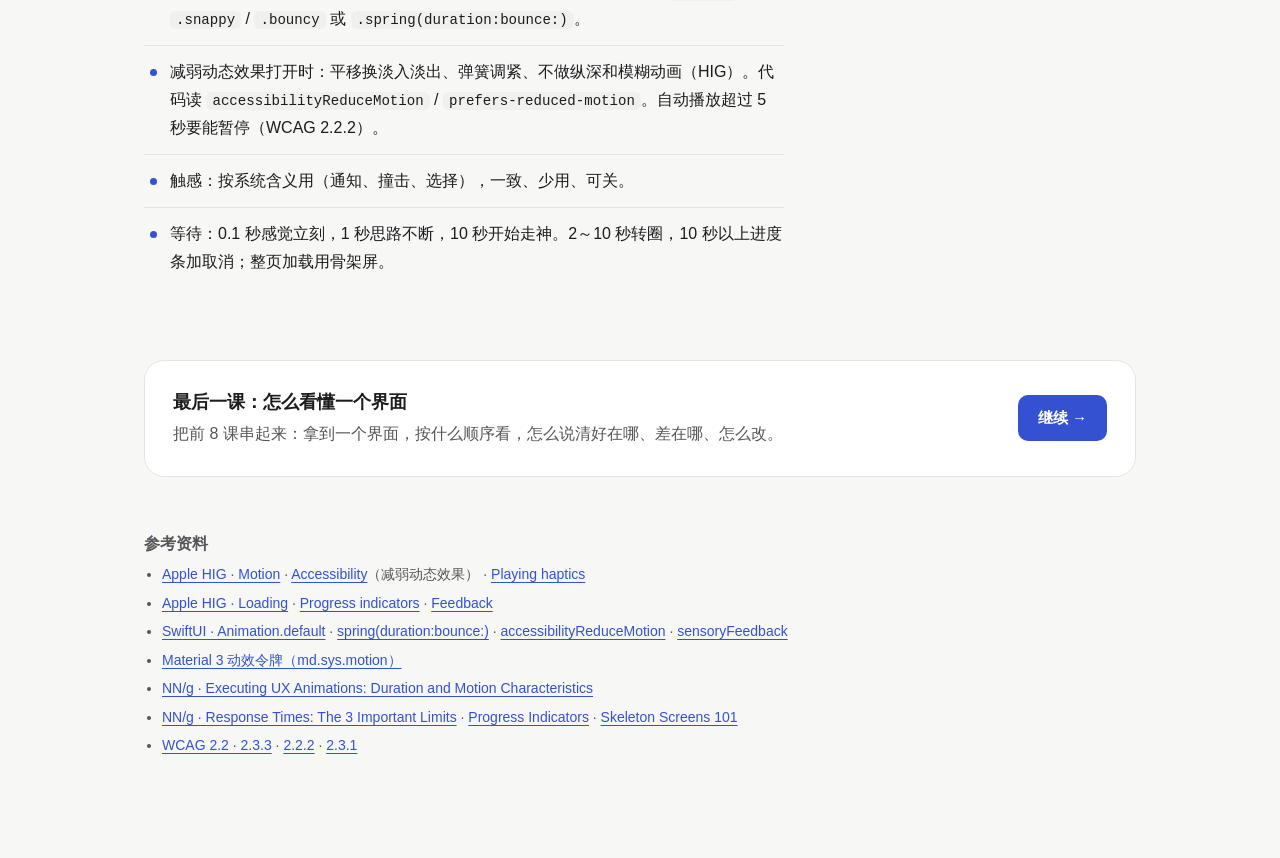
<file: lessons/08-motion/index.html>
<!doctype html>
<html lang="zh-CN">
<head>
<meta charset="utf-8">
<meta name="viewport" content="width=device-width, initial-scale=1">
<title>第 8 课 · 动效与反馈</title>
<link rel="stylesheet" href="../../assets/lesson.css">
<style>
  /* 跑道：小方块从左跑到右，用来比较时长和曲线 */
  .lanes { display: grid; gap: 10px; }
  .lane { display: grid; grid-template-columns: 150px 1fr; align-items: center; gap: 14px; }
  .lane .lab { font-size: 13px; color: var(--text-2); line-height: 1.4; }
  .lane .lab b { display: block; color: var(--text); font-size: 14px; }
  .track { position: relative; height: 40px; border-radius: 10px; background: var(--surface-2); overflow: hidden; }
  .runner { position: absolute; top: 6px; left: 6px; width: 28px; height: 28px; border-radius: 8px; background: var(--accent); }
  .track.go .runner { transform: translateX(var(--dist, 300px)); }
  .lane svg.curve { width: 44px; height: 44px; flex: none; }
  .lab-row { display: flex; align-items: center; gap: 10px; }

  /* 弹簧对比 */
  .spring-track { position: relative; height: 56px; border-radius: 12px; background: var(--surface-2); cursor: pointer; }
  .spring-track .ball { position: absolute; top: 10px; left: 0; width: 36px; height: 36px; border-radius: 50%; background: var(--accent); }
  .spring-track .ball.css { transition: transform .6s ease-in-out; }
  .spring-track .tick { position: absolute; top: 8px; bottom: 8px; width: 2px; border-radius: 1px; background: var(--line); }

  /* 减弱动态效果 */
  .rm-stage { position: relative; height: 230px; border-radius: 14px; background: linear-gradient(160deg, #dfe5f3, #efe6dc); overflow: hidden; }
  .rm-card { position: absolute; left: 50%; bottom: 18px; width: 240px; margin-left: -120px; background: #fff; color: #1c1c1e; border-radius: 18px; padding: 16px; box-shadow: 0 10px 30px rgba(0,0,0,.15); font-family: -apple-system, BlinkMacSystemFont, "PingFang SC", sans-serif; opacity: 0; }
  .rm-card b { display: block; font-size: 16px; margin-bottom: 4px; }
  .rm-card span { font-size: 14px; color: #6e6e73; }
  .rm-card.in { animation: popIn .45s cubic-bezier(.2, .9, .3, 1.25) forwards; }
  .is-reduce .rm-card.in { animation: fadeIn .25s ease-out forwards; }
  @keyframes popIn { from { opacity: 0; transform: translateY(80px) scale(.6) rotate(-6deg); } to { opacity: 1; transform: none; } }
  @keyframes fadeIn { from { opacity: 0; } to { opacity: 1; } }

  /* 等待时间线 */
  .timeline { position: relative; margin: 28px 0 8px; padding-top: 6px; }
  .tl-bar { display: grid; grid-template-columns: 1fr 1.4fr 2fr 1.6fr; height: 44px; border-radius: 12px; overflow: hidden; font-size: 13px; font-weight: 600; }
  .tl-bar div { display: flex; align-items: center; justify-content: center; text-align: center; padding: 0 6px; line-height: 1.3; }
  .tl-marks { display: grid; grid-template-columns: 1fr 1.4fr 2fr 1.6fr; font-size: 13px; color: var(--text-2); margin-top: 6px; font-variant-numeric: tabular-nums; }
  .tl-marks span { border-left: 1px solid var(--line); padding-left: 6px; }
  .tl-marks span:first-child { border-left: 0; padding-left: 0; }
  .tl-text { display: grid; grid-template-columns: 1fr 1.4fr 2fr 1.6fr; gap: 0; font-size: 13px; line-height: 1.6; color: var(--text-2); margin-top: 10px; }
  .tl-text div { padding-right: 10px; }

  /* 骨架屏与转圈 */
  .skel .ln { height: 12px; border-radius: 6px; background: #e9e9ee; margin-bottom: 10px; }
  .skel .row { display: flex; gap: 12px; align-items: center; margin-bottom: 16px; }
  .skel .av { width: 44px; height: 44px; border-radius: 50%; background: #e9e9ee; flex: none; }
  .skel .ln, .skel .av { background: linear-gradient(90deg, #ececf1 0%, #f6f6f9 40%, #ececf1 80%) 0 0 / 300% 100%; animation: shimmer 1.4s linear infinite; }
  @keyframes shimmer { from { background-position: 100% 0; } to { background-position: 0 0; } }
  .spin-wrap { display: flex; flex-direction: column; align-items: center; justify-content: center; height: 178px; gap: 10px; color: #6e6e73; font-size: 14px; }
  .spin-big { width: 26px; height: 26px; border-radius: 50%; border: 3px solid #e5e5ea; border-top-color: #8e8e93; animation: spin .9s linear infinite; }
  @keyframes spin { to { transform: rotate(360deg); } }

  @media (prefers-reduced-motion: reduce) {
    .rm-card.in { animation: fadeIn .25s ease-out forwards; }
    .skel .ln, .skel .av { animation: none; }
    .spin-big { animation-duration: 2.4s; }
  }
  @media (max-width: 860px) {
    .lane { grid-template-columns: minmax(0, 1fr); gap: 6px; }
    .tl-text { grid-template-columns: minmax(0, 1fr); gap: 8px; }
    .tl-bar, .tl-marks { font-size: 11px; }
  }
</style>
</head>
<body>
<main class="page">

  <nav class="crumb"><a href="../../index.html">← 课程目录</a></nav>

  <header class="prose">
    <p class="eyebrow">第 8 课 / 共 9 课</p>
    <h1>动效与反馈</h1>
    <p class="lead">静态的界面讲完了，这一课讲"动起来"的部分：动画多长合适、用什么曲线、为什么苹果偏爱弹簧；有人看动画会头晕，要怎么照顾；还有触感反馈，以及用户等多久会不耐烦。</p>
    <p class="meta">约 25 分钟 · 纯讲解 · 开了系统"减弱动态效果"时，本页自动播放的动画会停下或换成淡入</p>
  </header>

  <!-- 01 -->
  <section class="prose">
    <h2><span class="num">01</span>动效是为了说明白，不是为了好看</h2>
    <p>HIG 动效一章的第一条：<b>有目的地加动效，支撑体验而不是喧宾夺主</b>，不要为了动而动；多余或过度的动画会分散注意力，甚至让人身体不适。几条具体要求：</p>
    <ul>
      <li><b>动效要符合手势和预期</b>。HIG 的例子：从顶部往下拉出来的视图，用户不会想到要往旁边滑才能关掉。</li>
      <li><b>反馈动画要简短、精确</b>。轻快的反馈往往比夸张的动画更能说清信息。</li>
      <li><b>频繁的操作一般不加动画</b>。系统控件已经有很细微的动画；自定义控件如果每点一次都要看一段动画，就是在浪费用户的时间。</li>
      <li><b>动画要能打断</b>。尽量不要让用户等动画播完才能操作，尤其是会反复看到的动画。</li>
      <li><b>动效是可选的</b>。不是每个人都能或都想看动画，所以重要信息不能只靠动画传达，要配合触感、声音等其他方式。</li>
    </ul>
  </section>

  <!-- 02 -->
  <section>
    <div class="prose">
      <h2><span class="num">02</span>时长：多数动画在 100～500 毫秒</h2>
      <p>NN/g 的结论：<b>大多数界面动画应该在 100～500 毫秒之间</b>，而且在不显得突兀的前提下越短越好。</p>
      <ul>
        <li><b>小反馈</b>（勾选框、开关）：约 100 毫秒，感觉是"立刻"。</li>
        <li><b>较大的变化</b>（弹窗出现）：200～300 毫秒。移动距离越长需要越久，大屏上的大幅移动以 400 毫秒为上限。</li>
        <li><b>到 500 毫秒</b>，动画就开始让人觉得拖沓。实际项目里"太慢"比"太快"常见得多。</li>
        <li><b>进场比退场稍长</b>：东西出现时多给一点时间，消失可以快一些。</li>
      </ul>
      <p>点下面的按钮，同一段距离用四种时长跑一遍：</p>
    </div>
    <div class="demo">
      <div class="demo-controls"><button type="button" id="play-dur">播放</button></div>
      <div class="lanes" id="dur-lanes">
        <div class="lane"><div class="lab"><b>100 毫秒</b>小反馈</div><div class="track" style="--t:100ms"><span class="runner"></span></div></div>
        <div class="lane"><div class="lab"><b>250 毫秒</b>弹窗、页面切换</div><div class="track" style="--t:250ms"><span class="runner"></span></div></div>
        <div class="lane"><div class="lab"><b>500 毫秒</b>开始觉得慢</div><div class="track" style="--t:500ms"><span class="runner"></span></div></div>
        <div class="lane"><div class="lab"><b>1000 毫秒</b>明显在等</div><div class="track" style="--t:1000ms"><span class="runner"></span></div></div>
      </div>
      <p class="cite">四条跑道都用同一条曲线（Material 3 的 standard 缓动），只有时长不同。</p>
    </div>
    <div class="prose" style="margin-top:24px">
      <p>Material 3 把时长也做成了一张"清单"（和第 1 课的 Design Token 一个思路）：短 50～200 毫秒、中 250～400 毫秒、长 450～600 毫秒、超长 700～1000 毫秒，每档四级。</p>
    </div>
  </section>

  <!-- 03 -->
  <section>
    <div class="prose">
      <h2><span class="num">03</span>曲线：现实里没有匀速运动</h2>
      <p>同样的时长，速度怎么分配也很关键，这就是<b>缓动曲线</b>。NN/g 的说法：</p>
      <ul>
        <li><b>匀速（linear）</b>看起来不自然，现实中的物体总是有加速、减速。</li>
        <li><b>先快后慢（ease-out）</b>是进场最常用的：一开始就动，显得响应快，最后慢下来，让眼睛跟得上落点。</li>
        <li><b>先慢后快（ease-in）</b>有时用于退场；用在进场会显得反应迟钝，因为刚开始几乎不动。</li>
      </ul>
      <p>四条跑道时长都是 600 毫秒，只有曲线不同。每条左边的小图是速度变化的曲线（横轴时间、纵轴位置）：</p>
    </div>
    <div class="demo">
      <div class="demo-controls"><button type="button" id="play-ease">播放</button></div>
      <div class="lanes" id="ease-lanes"></div>
      <p class="cite">Material 3 的曲线取自官方令牌：standard <code>cubic-bezier(0.2, 0, 0, 1)</code>，emphasized decelerate <code>cubic-bezier(0.05, 0.7, 0.1, 1)</code>。</p>
    </div>
  </section>

  <!-- 04 -->
  <section>
    <div class="prose">
      <h2><span class="num">04</span>弹簧：可以随时被打断的动画</h2>
      <p>上面的动画都是"固定时长 + 曲线"。苹果的系统动画大多用另一种描述方式：<b>弹簧</b>。从 iOS 17 起，SwiftUI 的默认动画就是一个弹簧（官方文档写明 response 0.55、阻尼 1.0，也就是不回弹）。</p>
      <p>弹簧的关键优势是<b>能被打断</b>。SwiftUI 文档的说法：同一个属性上的弹簧动画会被下一个接替，<b>并保留上一个的速度</b>。比如用户把半屏弹窗往上拉到一半又往下拨，弹窗会顺着当时的速度自然转向，而不是突然停住再重新出发。</p>
      <p>下面两条跑道，快速连续点"去左边"、"去右边"，对比打断时的样子：</p>
    </div>
    <div class="demo">
      <div class="demo-controls">
        <button type="button" id="to-left">去左边</button>
        <button type="button" id="to-right">去右边</button>
      </div>
      <div class="lanes">
        <div class="lane"><div class="lab"><b>弹簧</b>打断时保留速度，平滑转向</div><div class="spring-track" id="sp-track"><span class="ball" id="sp-ball"></span></div></div>
        <div class="lane"><div class="lab"><b>固定时长曲线</b>打断时从零速重新开始</div><div class="spring-track" id="css-track"><span class="ball css" id="css-ball"></span></div></div>
      </div>
      <p class="cite">弹簧是本页用物理公式模拟的示意（阻尼比 0.85，有一点回弹），不是 SwiftUI 的原始实现；第二条是 600 毫秒的 ease-in-out。</p>
    </div>
    <div class="prose" style="margin-top:24px">
      <p>SwiftUI 里写弹簧只需要两个直观的参数：<b>时长</b>（大致多久停稳）和<b>回弹</b>（0 不回弹，越接近 1 越弹）。系统还给了三个现成的：</p>
<pre class="code">withAnimation(.smooth) { ... }   // 平滑，不回弹
withAnimation(.snappy) { ... }   // 利落，轻微回弹
withAnimation(.bouncy) { ... }   // 明显回弹
withAnimation(.spring(duration: 0.4, bounce: 0.2)) { ... }</pre>
      <p>Material 3 的新版动效令牌里也有弹簧参数（阻尼、刚度）。</p>
    </div>
  </section>

  <!-- 05 -->
  <section>
    <div class="prose">
      <h2><span class="num">05</span>减弱动态效果：有人看动画会晕</h2>
      <p>HIG 无障碍一章的提醒：快速移动和闪烁的动画用多了会分散注意力、引起头晕，<b>某些情况下甚至会诱发癫痫</b>。容易受影响的人会打开系统的"减弱动态效果"（Reduce Motion）。打开时，App 要减少自动播放和重复的动画，包括缩放和视野边缘的运动。HIG 列出的做法：</p>
      <ul>
        <li>把弹簧调"紧"，减少回弹；</li>
        <li>让动画直接跟随手势，而不是自己飞；</li>
        <li>避免在纵深方向（z 轴）做层级变化的动画；</li>
        <li><b>把平移类的转场换成淡入淡出</b>；</li>
        <li>避免从模糊中出现或消失到模糊里。</li>
      </ul>
      <p>打开下面的"模拟减弱动态效果"，对比同一张卡片出现的方式：</p>
    </div>
    <div class="demo">
      <div class="demo-controls">
        <button type="button" id="rm-play">让卡片出现</button>
        <button type="button" data-action="reduce">模拟减弱动态效果</button>
      </div>
      <div class="rm-stage"><div class="rm-card" id="rm-card"><b>已加入购物车</b><span>降噪蓝牙耳机 Pro × 1</span></div></div>
    </div>
    <div class="prose" style="margin-top:24px">
      <p><b>写代码</b>：SwiftUI 读 <code>@Environment(\.accessibilityReduceMotion)</code>，官方文档说为真时"界面应避免大幅动画，尤其是模拟三维的动画"。网页用 <code>@media (prefers-reduced-motion: reduce)</code>。</p>
      <p>WCAG 里相关的三条：</p>
    </div>
    <div class="spec-wrap">
      <table class="spec">
        <thead><tr><th>条款</th><th>级别</th><th>要求</th></tr></thead>
        <tbody>
          <tr><td>2.3.1 三次闪烁</td><td>A</td><td>任何一秒内闪烁不超过三次（或低于闪烁阈值）</td></tr>
          <tr><td>2.2.2 暂停、停止、隐藏</td><td>A</td><td>自动开始、持续超过 5 秒、和其他内容同时出现的移动、闪烁、滚动内容（比如自动轮播），要给用户暂停、停止或隐藏的办法</td></tr>
          <tr><td>2.3.3 交互触发的动画</td><td>AAA</td><td>由交互触发的动画可以被关掉，除非动画本身是功能必需的</td></tr>
        </tbody>
      </table>
    </div>
  </section>

  <!-- 06 -->
  <section>
    <div class="prose">
      <h2><span class="num">06</span>触感反馈：用对含义，别用太多</h2>
      <p>iPhone 能用震动马达做出各种"触感"。开关、滑块、选择器这些系统控件会自动播放触感；自己要加时，HIG 的规定：</p>
      <ul>
        <li><b>按系统定义的含义使用</b>。用户熟悉这些触感，是因为系统在标准控件上一直这么用；含义对不上，就别挪用。</li>
        <li><b>保持一致</b>：同一种操作配同一种触感，用户才能建立因果联系。</li>
        <li><b>配合其他反馈</b>：触感的强弱、软硬要和它伴随的动画匹配。</li>
        <li><b>别用太多</b>：偶尔一次恰到好处，频繁了就烦人。HIG 说最好的触感往往是"用户没意识到，但关掉会想念"。</li>
        <li><b>短触感配离散事件</b>；触感要可以关掉。</li>
      </ul>
    </div>
    <div class="spec-wrap">
      <table class="spec">
        <thead><tr><th>类别</th><th>种类</th><th>用在</th></tr></thead>
        <tbody>
          <tr><td><b>通知</b></td><td>成功、警告、错误</td><td>一个任务或操作的结果，比如存入支票、解锁车辆</td></tr>
          <tr><td><b>撞击</b></td><td>轻、中、重、硬、软</td><td>配合视觉的物理感，比如视图卡到位时轻轻一下</td></tr>
          <tr><td><b>选择</b></td><td>选择</td><td>控件的值正在变化，比如滚动选择器</td></tr>
        </tbody>
      </table>
    </div>
    <div class="prose">
<pre class="code">// SwiftUI（iOS 17 起）：值变化时播放对应触感
Button("付款") { pay() }
    .sensoryFeedback(.success, trigger: paidCount)</pre>
    </div>
  </section>

  <!-- 07 -->
  <section>
    <div class="prose">
      <h2><span class="num">07</span>等待：多慢算慢</h2>
      <p>尼尔森（Jakob Nielsen）总结的三道响应时间线，到今天仍是行业通用的参照：</p>
    </div>
    <div class="timeline" aria-label="响应时间的三道线">
      <div class="tl-bar">
        <div style="background:#e3f2e6;color:#1d6b33">感觉"立刻"</div>
        <div style="background:#eef2fb;color:#2c4aa8">注意到了，思路不断</div>
        <div style="background:#fdf3e2;color:#8a5a00">还在等，但开始走神</div>
        <div style="background:#fbe9e7;color:#a12a1c">去干别的了</div>
      </div>
      <div class="tl-marks"><span>0</span><span>0.1 秒</span><span>1 秒</span><span>10 秒</span></div>
      <div class="tl-text">
        <div><b>0.1 秒内</b>：像直接操控实物，直接显示结果，不需要额外反馈。</div>
        <div><b>1 秒内</b>：用户会察觉延迟，但思路不会断。按钮立刻变成按下或加载的样子就够了。</div>
        <div><b>1～10 秒</b>：要有进度提示。NN/g：2～10 秒用转圈这类循环动画；不到 1 秒不要放转圈，一闪而过反而干扰。</div>
        <div><b>超过 10 秒</b>：用户会去干别的。用显示百分比的进度条，告诉他还要多久，并且给一个取消的办法。</div>
      </div>
    </div>
    <div class="prose" style="margin-top:24px">
      <p>整页加载时，NN/g 推荐用<b>骨架屏</b>：先画出内容的轮廓，再逐步填进真实内容。它适合 10 秒以内的整页加载；单个模块（一张卡片、一个视频）加载时用转圈更合适；上传、下载、文件转换这类过程不适合骨架屏，用进度条。</p>
    </div>
    <div class="samples" style="--cols:2">
      <div class="sample">
        <div class="cap"><span>整页只放一个转圈</span><span class="verdict no">不知道会出现什么</span></div>
        <div class="paper"><div class="spin-wrap"><span class="spin-big" aria-hidden="true"></span>加载中…</div></div>
      </div>
      <div class="sample">
        <div class="cap"><span>骨架屏</span><span class="verdict ok">先看到页面会长什么样</span></div>
        <div class="paper skel" aria-label="正在加载">
          <div class="row"><span class="av"></span><div style="flex:1"><div class="ln" style="width:45%"></div><div class="ln" style="width:70%;margin-bottom:0"></div></div></div>
          <div class="row"><span class="av"></span><div style="flex:1"><div class="ln" style="width:55%"></div><div class="ln" style="width:80%;margin-bottom:0"></div></div></div>
          <div class="row" style="margin-bottom:0"><span class="av"></span><div style="flex:1"><div class="ln" style="width:40%"></div><div class="ln" style="width:65%;margin-bottom:0"></div></div></div>
        </div>
      </div>
    </div>
    <div class="prose" style="margin-top:24px">
      <p>HIG 对加载的要求也是一致的：<b>尽快显示点什么</b>（什么都不显示，用户会以为 App 出了问题）；能算出进度时用<b>有确定进度的指示器</b>；进度指示器要<b>一直在动</b>，静止不动会被当成卡死；报进度要尽量准确，"5 秒走到 90%，最后 10% 走 5 分钟"会让人觉得被骗。</p>
      <div class="callout">
        <p>最后一点提醒：骨架屏、转圈都只是让等待好受一点。NN/g 也说，它们<b>代替不了性能优化</b>。</p>
      </div>
    </div>
  </section>

  <!-- 08 -->
  <section class="prose">
    <h2><span class="num">08</span>本课要点</h2>
    <ul class="checklist">
      <li>动效要有目的：说明关系、给出反馈；不为动而动；频繁操作不加动画；动画能打断；重要信息不只靠动画。</li>
      <li>时长：多数 100～500 毫秒；小反馈约 100，弹窗 200～300，大幅移动 ≤ 400；500 开始拖沓；进场略长于退场。</li>
      <li>曲线：不用匀速；进场用先快后慢（ease-out），退场可用先慢后快。</li>
      <li>弹簧可打断、保留速度；SwiftUI 默认动画（iOS 17 起）就是弹簧；用 <code>.smooth</code> / <code>.snappy</code> / <code>.bouncy</code> 或 <code>.spring(duration:bounce:)</code>。</li>
      <li>减弱动态效果打开时：平移换淡入淡出、弹簧调紧、不做纵深和模糊动画（HIG）。代码读 <code>accessibilityReduceMotion</code> / <code>prefers-reduced-motion</code>。自动播放超过 5 秒要能暂停（WCAG 2.2.2）。</li>
      <li>触感：按系统含义用（通知、撞击、选择），一致、少用、可关。</li>
      <li>等待：0.1 秒感觉立刻，1 秒思路不断，10 秒开始走神。2～10 秒转圈，10 秒以上进度条加取消；整页加载用骨架屏。</li>
    </ul>
  </section>

  <div class="next">
    <div>
      <h3>最后一课：怎么看懂一个界面</h3>
      <p>把前 8 课串起来：拿到一个界面，按什么顺序看，怎么说清好在哪、差在哪、怎么改。</p>
    </div>
    <a class="btn-primary" href="../09-review/index.html">继续 →</a>
  </div>

  <footer class="refs">
    <h2>参考资料</h2>
    <ul>
      <li><a href="https://developer.apple.com/design/human-interface-guidelines/motion" target="_blank" rel="noopener">Apple HIG · Motion</a> · <a href="https://developer.apple.com/design/human-interface-guidelines/accessibility" target="_blank" rel="noopener">Accessibility</a>（减弱动态效果） · <a href="https://developer.apple.com/design/human-interface-guidelines/playing-haptics" target="_blank" rel="noopener">Playing haptics</a></li>
      <li><a href="https://developer.apple.com/design/human-interface-guidelines/loading" target="_blank" rel="noopener">Apple HIG · Loading</a> · <a href="https://developer.apple.com/design/human-interface-guidelines/progress-indicators" target="_blank" rel="noopener">Progress indicators</a> · <a href="https://developer.apple.com/design/human-interface-guidelines/feedback" target="_blank" rel="noopener">Feedback</a></li>
      <li><a href="https://developer.apple.com/documentation/swiftui/animation/default" target="_blank" rel="noopener">SwiftUI · Animation.default</a> · <a href="https://developer.apple.com/documentation/swiftui/animation/spring(duration:bounce:blendduration:)" target="_blank" rel="noopener">spring(duration:bounce:)</a> · <a href="https://developer.apple.com/documentation/swiftui/environmentvalues/accessibilityreducemotion" target="_blank" rel="noopener">accessibilityReduceMotion</a> · <a href="https://developer.apple.com/documentation/swiftui/view/sensoryfeedback(_:trigger:)" target="_blank" rel="noopener">sensoryFeedback</a></li>
      <li><a href="https://github.com/material-components/material-web/blob/main/tokens/versions/latest/sass/_md-sys-motion.scss" target="_blank" rel="noopener">Material 3 动效令牌（md.sys.motion）</a></li>
      <li><a href="https://www.nngroup.com/articles/animation-duration/" target="_blank" rel="noopener">NN/g · Executing UX Animations: Duration and Motion Characteristics</a></li>
      <li><a href="https://www.nngroup.com/articles/response-times-3-important-limits/" target="_blank" rel="noopener">NN/g · Response Times: The 3 Important Limits</a> · <a href="https://www.nngroup.com/articles/progress-indicators/" target="_blank" rel="noopener">Progress Indicators</a> · <a href="https://www.nngroup.com/articles/skeleton-screens/" target="_blank" rel="noopener">Skeleton Screens 101</a></li>
      <li><a href="https://www.w3.org/WAI/WCAG22/Understanding/animation-from-interactions.html" target="_blank" rel="noopener">WCAG 2.2 · 2.3.3</a> · <a href="https://www.w3.org/WAI/WCAG22/Understanding/pause-stop-hide.html" target="_blank" rel="noopener">2.2.2</a> · <a href="https://www.w3.org/WAI/WCAG22/Understanding/three-flashes-or-below-threshold.html" target="_blank" rel="noopener">2.3.1</a></li>
    </ul>
  </footer>

</main>
<script src="../../assets/lesson.js"></script>
<script>
  const reduceMotion = matchMedia("(prefers-reduced-motion: reduce)");

  // 跑道公用：按跑道宽度算出终点距离，切换 go 类触发过渡
  function runLanes(box) {
    box.querySelectorAll(".track").forEach((t) => {
      t.style.setProperty("--dist", (t.clientWidth - 40) + "px");
      t.classList.remove("go");
    });
    // 先回到起点，下一帧再出发
    requestAnimationFrame(() => requestAnimationFrame(() => box.querySelectorAll(".track").forEach((t) => t.classList.add("go"))));
  }
  function setTransitions(box) {
    box.querySelectorAll(".track").forEach((t) => {
      const r = t.querySelector(".runner");
      r.style.transition = `transform ${t.style.getPropertyValue("--t") || "600ms"} ${t.dataset.ease || "cubic-bezier(0.2, 0, 0, 1)"}`;
    });
  }

  // 02 时长
  (function () {
    const box = document.getElementById("dur-lanes");
    setTransitions(box);
    document.getElementById("play-dur").addEventListener("click", () => runLanes(box));
  })();

  // 03 曲线：画出每条曲线的小图，再生成跑道
  (function () {
    const E = [
      ["匀速", "linear", [0, 0, 1, 1]],
      ["先慢后快 ease-in", "ease-in", [0.42, 0, 1, 1]],
      ["先快后慢 ease-out", "ease-out", [0, 0, 0.58, 1]],
      ["Material 3 standard", "cubic-bezier(0.2, 0, 0, 1)", [0.2, 0, 0, 1]],
    ];
    const box = document.getElementById("ease-lanes");
    box.innerHTML = E.map(([name, css, [x1, y1, x2, y2]]) => {
      const p = (x, y) => `${4 + x * 36} ${40 - y * 36}`;
      const svg = `<svg class="curve" viewBox="0 0 44 44" aria-hidden="true"><rect x="4" y="4" width="36" height="36" fill="none" stroke="currentColor" stroke-opacity=".15"/><path d="M${p(0, 0)} C${p(x1, y1)} ${p(x2, y2)} ${p(1, 1)}" fill="none" stroke="currentColor" stroke-width="2"/></svg>`;
      return `<div class="lane"><div class="lab lab-row">${svg}<b>${name}</b></div><div class="track" style="--t:600ms" data-ease="${css}"><span class="runner"></span></div></div>`;
    }).join("");
    setTransitions(box);
    document.getElementById("play-ease").addEventListener("click", () => runLanes(box));
  })();

  // 04 弹簧 vs 固定时长：弹簧用阻尼振子逐帧积分，换目标时速度保留
  (function () {
    const spBall = document.getElementById("sp-ball"), cssBall = document.getElementById("css-ball");
    const spTrack = document.getElementById("sp-track");
    const OMEGA = 2 * Math.PI / 0.5, ZETA = 0.85;   // 约 0.5 秒停稳，轻微回弹
    let x = 0, v = 0, target = 0, last = 0, running = false;
    const maxX = () => spTrack.clientWidth - 36;
    function step(t) {
      const dt = Math.min((t - last) / 1000, 1 / 30); last = t;
      const a = -OMEGA * OMEGA * (x - target) - 2 * ZETA * OMEGA * v;
      v += a * dt; x += v * dt;
      spBall.style.transform = `translateX(${x}px)`;
      if (Math.abs(x - target) < 0.3 && Math.abs(v) < 2) { x = target; spBall.style.transform = `translateX(${x}px)`; running = false; return; }
      requestAnimationFrame(step);
    }
    function go(side) {
      target = side === "left" ? 0 : maxX();
      cssBall.style.transform = `translateX(${target}px)`;
      if (reduceMotion.matches) { x = target; v = 0; spBall.style.transform = `translateX(${x}px)`; return; }
      if (!running) { running = true; last = performance.now(); requestAnimationFrame(step); }
    }
    document.getElementById("to-left").addEventListener("click", () => go("left"));
    document.getElementById("to-right").addEventListener("click", () => go("right"));
  })();

  // 05 减弱动态效果：重新触发卡片的进场动画
  (function () {
    const card = document.getElementById("rm-card");
    document.getElementById("rm-play").addEventListener("click", () => {
      card.classList.remove("in");
      void card.offsetWidth;   // 强制重排，才能重新播放同一个动画
      card.classList.add("in");
    });
  })();
</script>
</body>
</html>
</file>
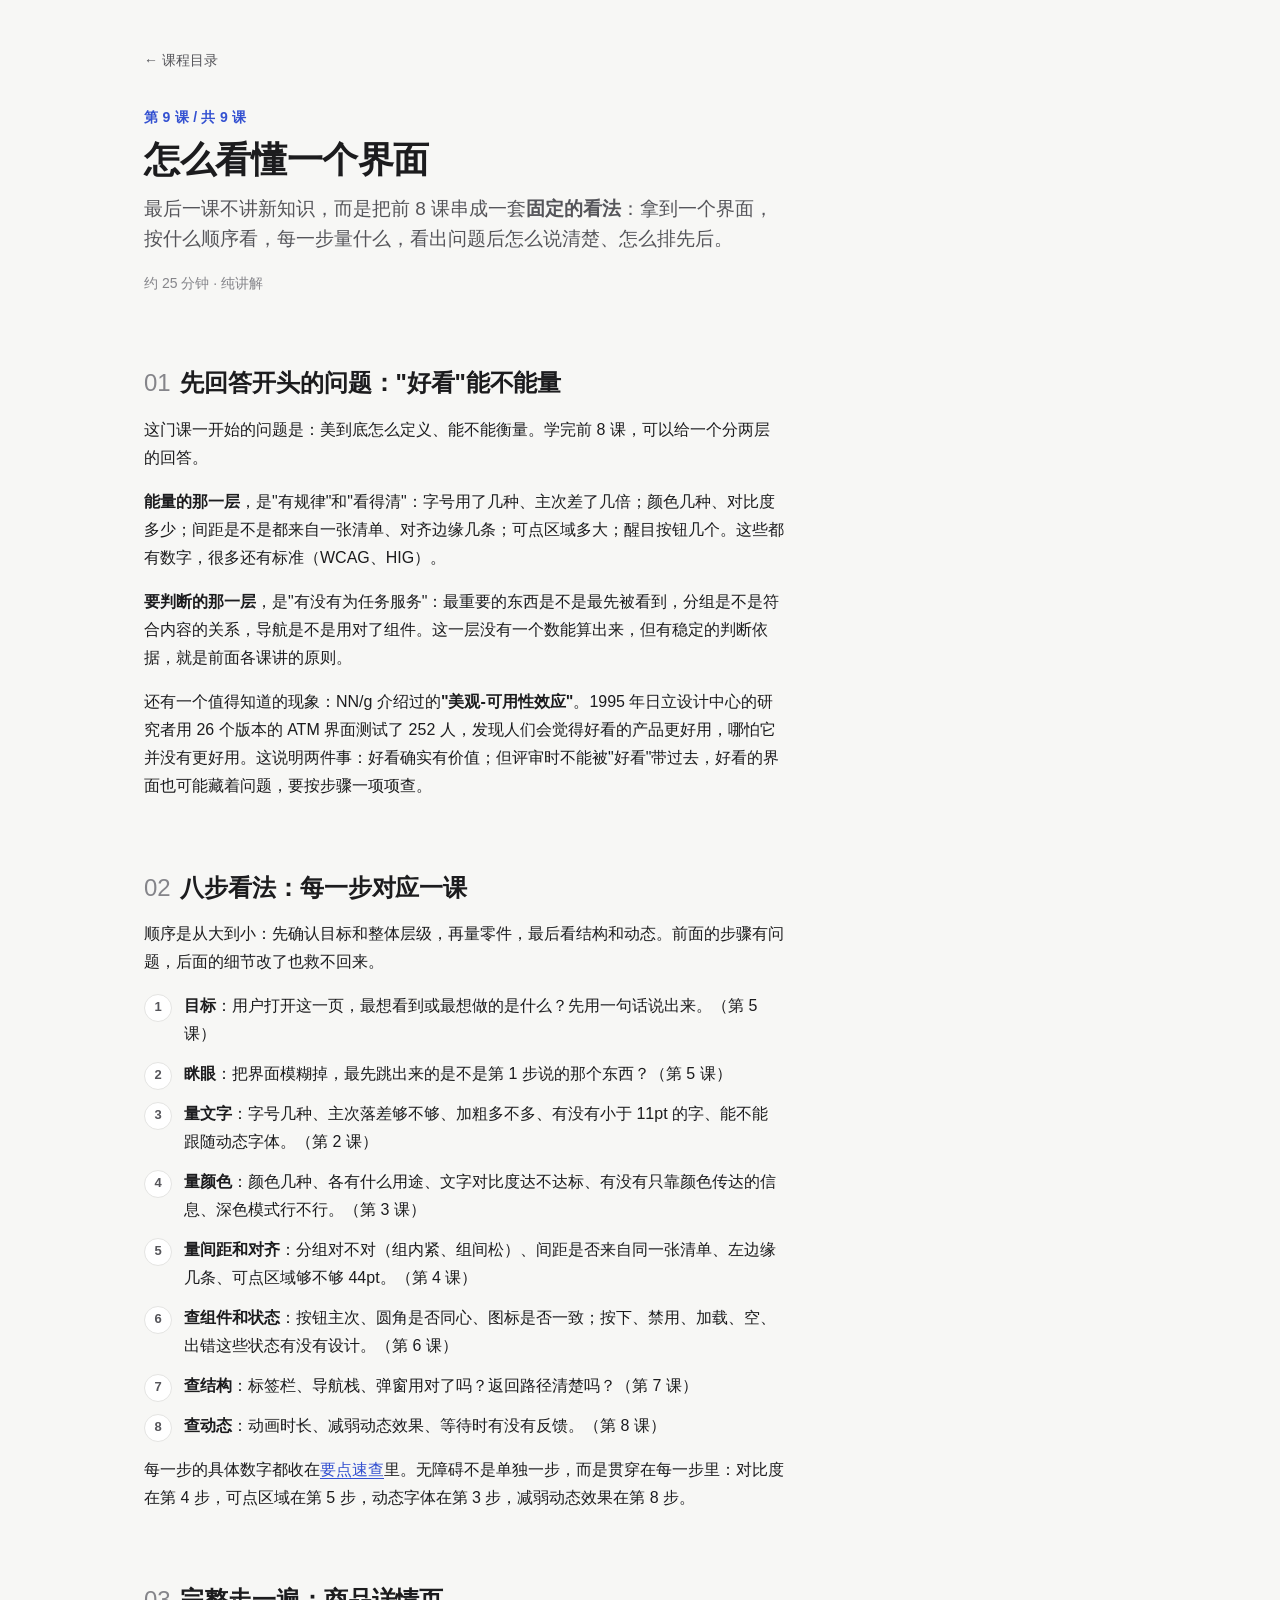
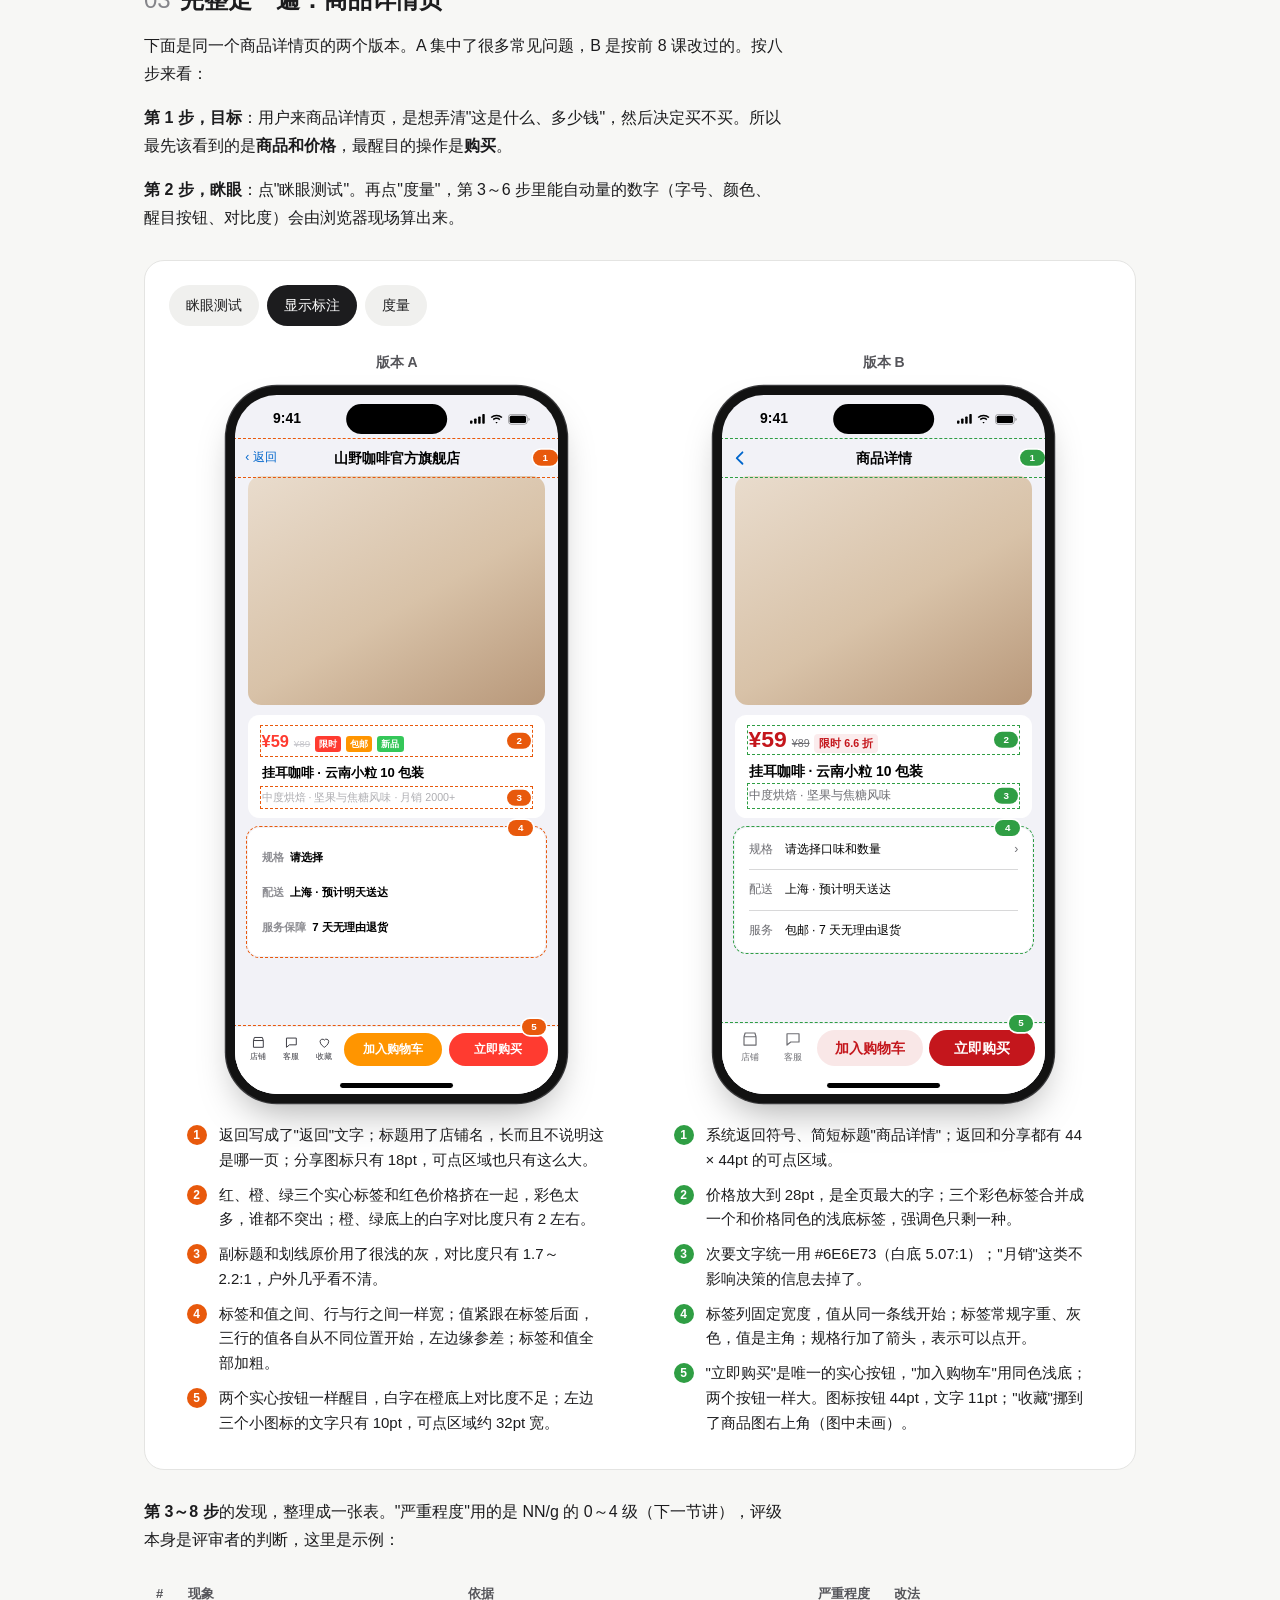
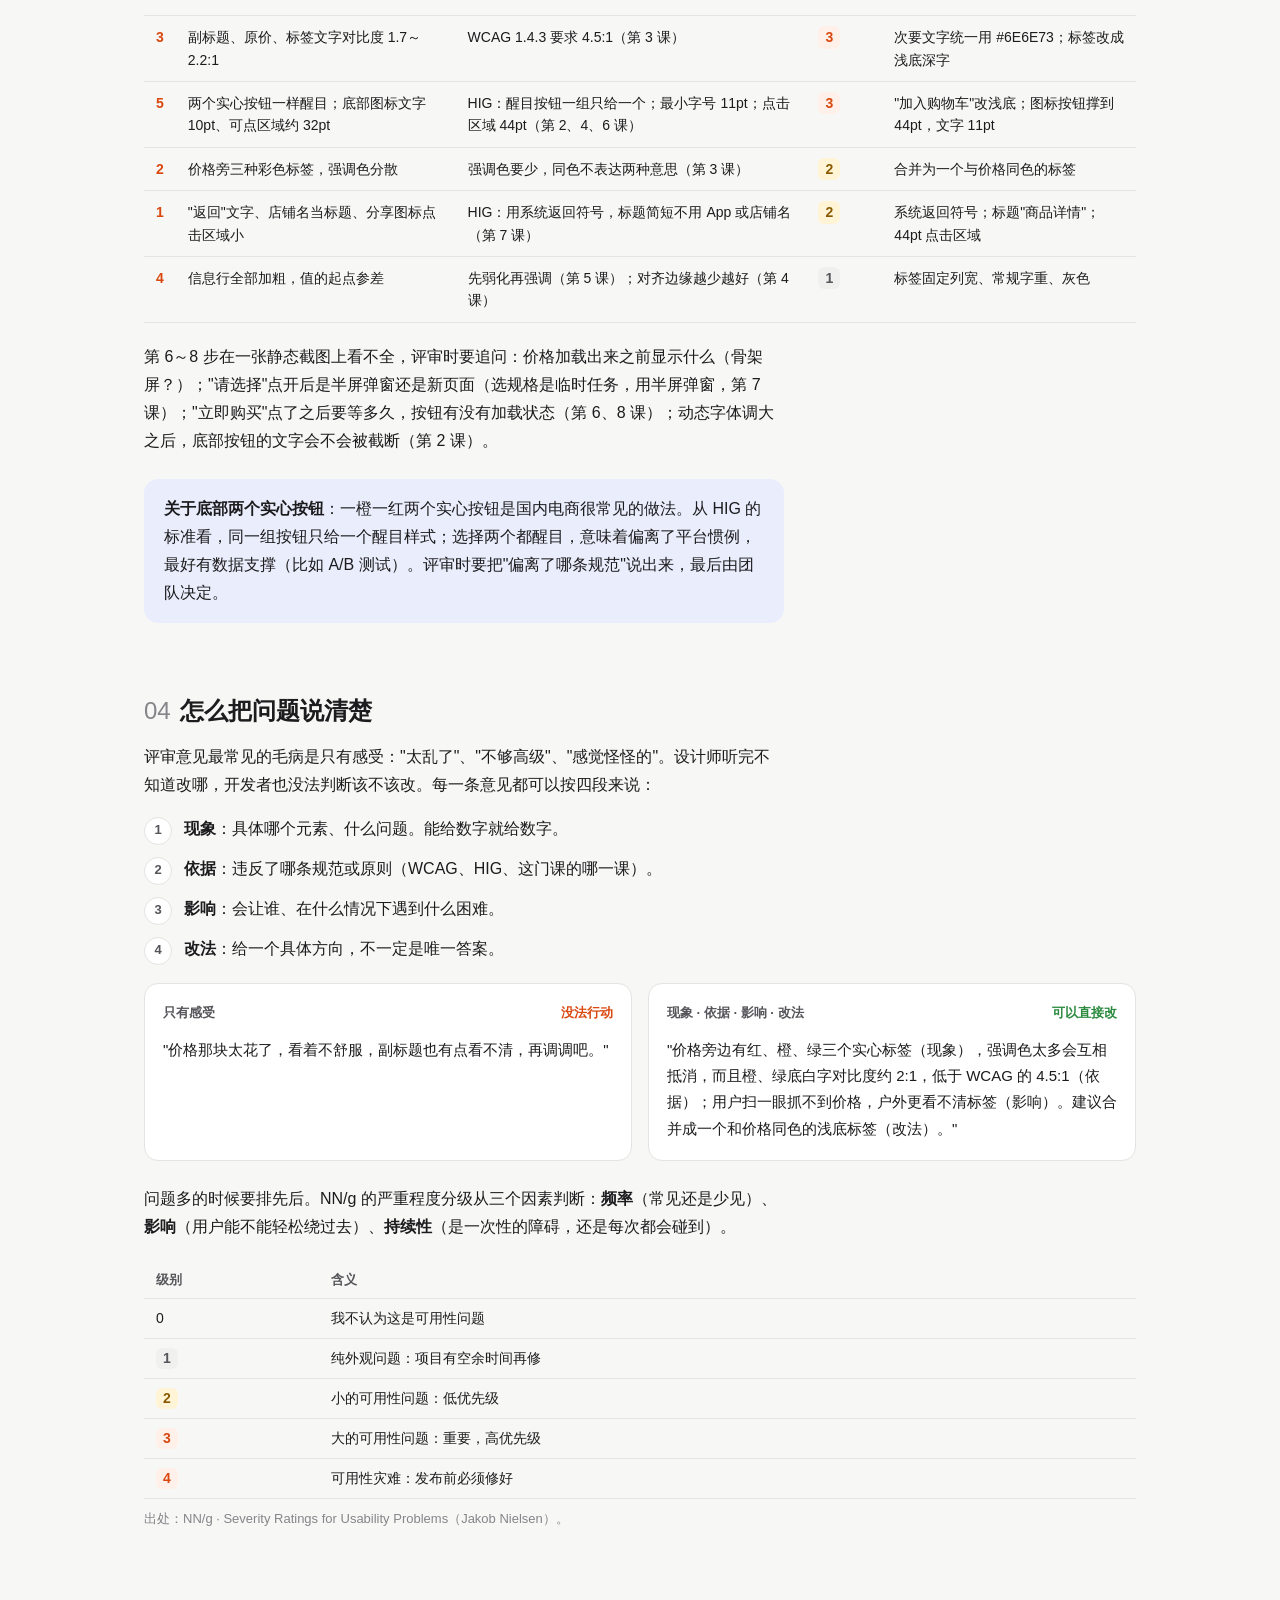
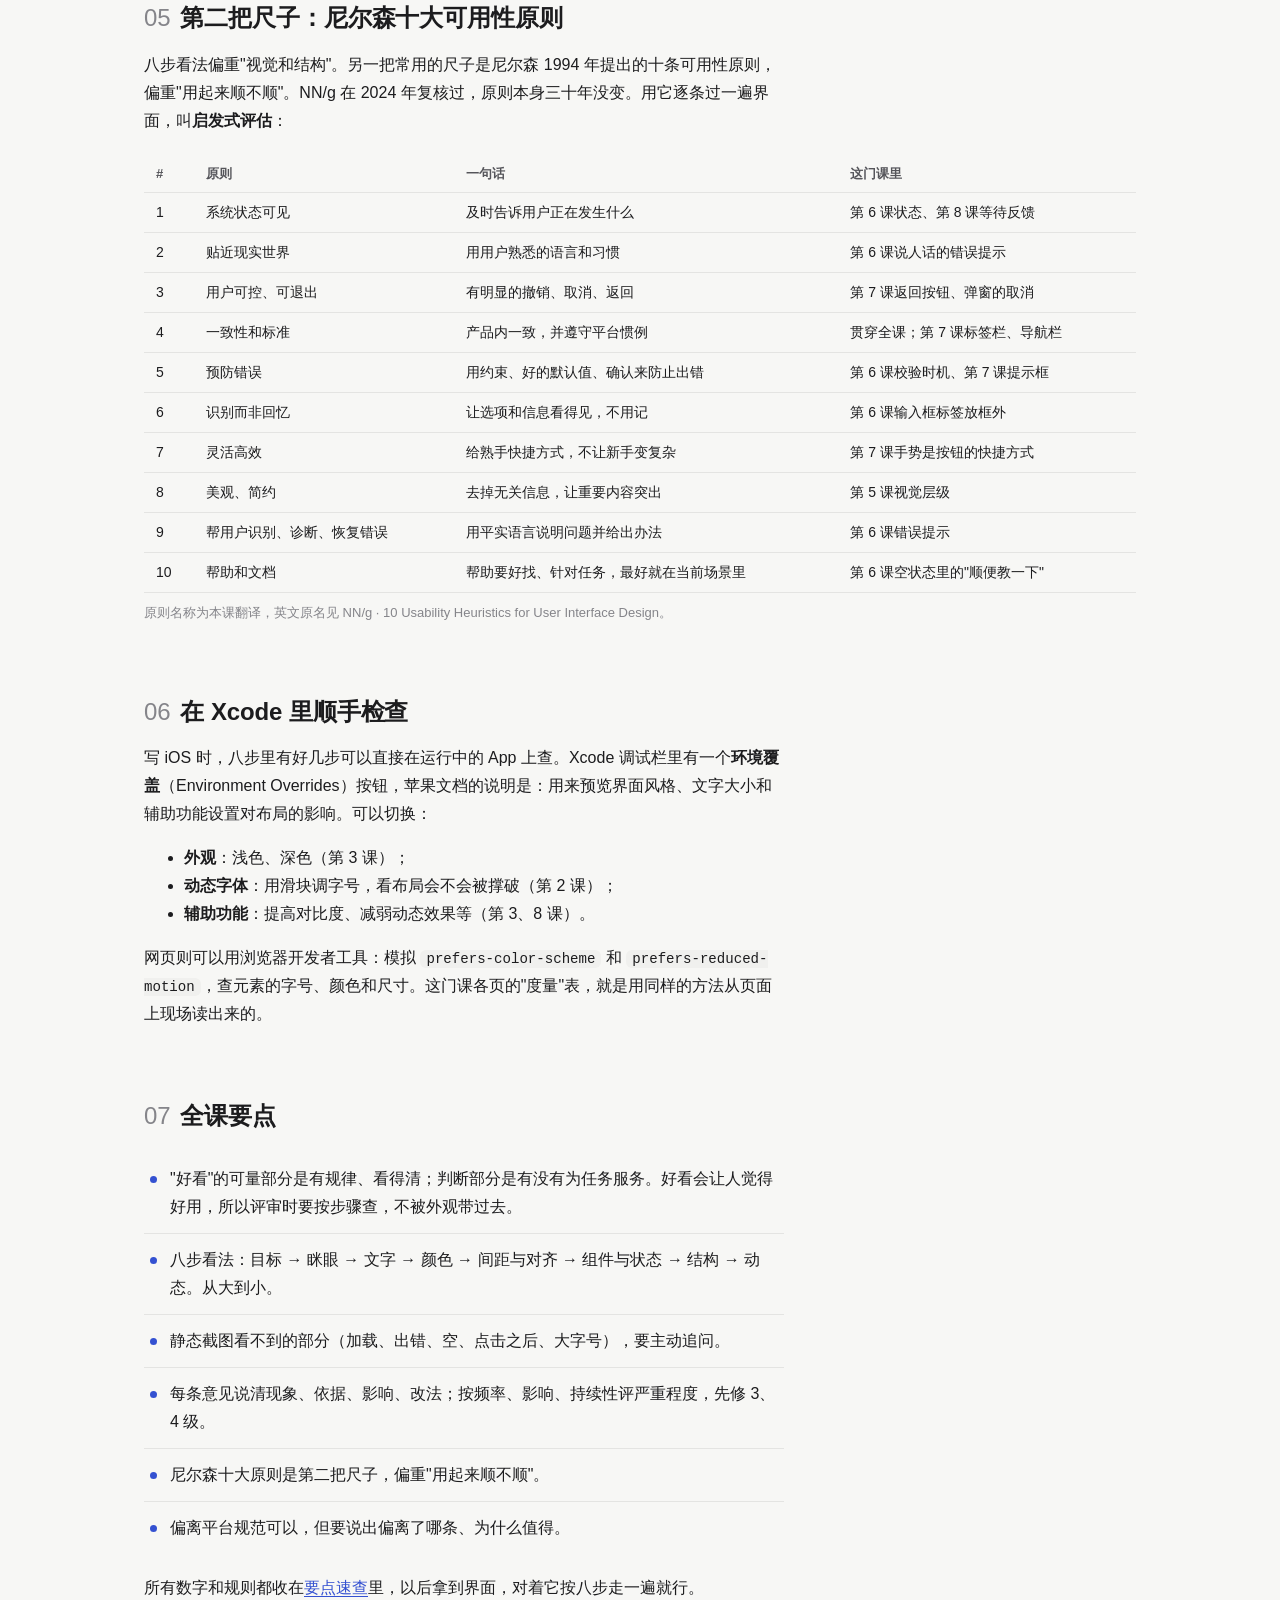
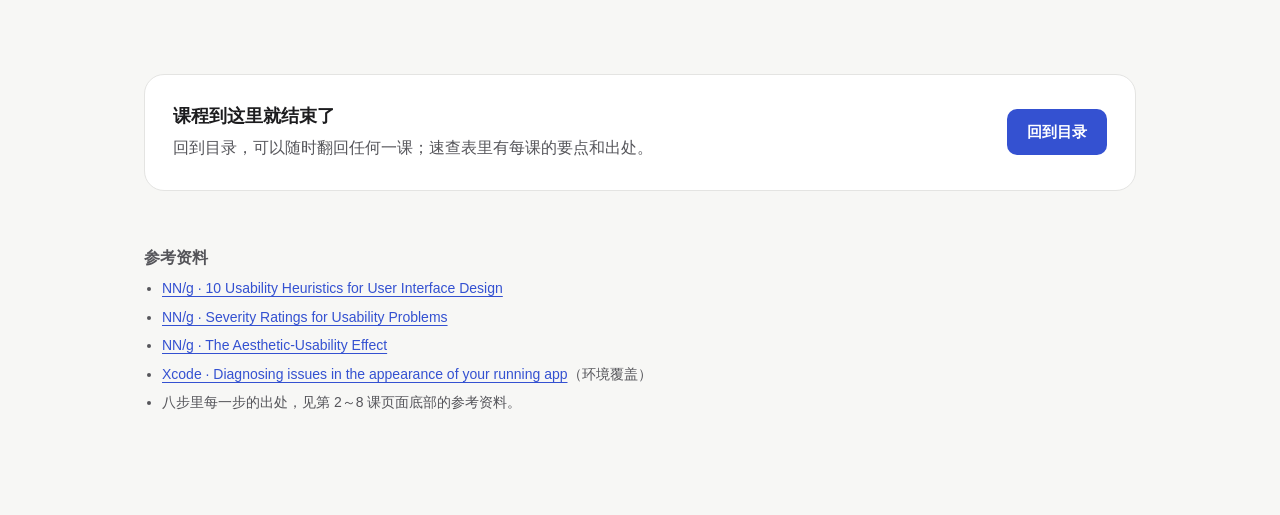
<file: lessons/09-review/index.html>
<!doctype html>
<html lang="zh-CN">
<head>
<meta charset="utf-8">
<meta name="viewport" content="width=device-width, initial-scale=1">
<title>第 9 课 · 怎么看懂一个界面</title>
<link rel="stylesheet" href="../../assets/lesson.css">
<style>
  /* 商品详情页样张（A 是常见问题集合，B 是按前 8 课改过的版本） */
  .pd { font-family: -apple-system, BlinkMacSystemFont, "PingFang SC", sans-serif; color: #000; background: #f2f2f7; }
  .pd .nav { height: 44px; display: flex; align-items: center; position: relative; flex: none; }
  .pd .nav .ttl { position: absolute; left: 50%; transform: translateX(-50%); font-size: 17px; font-weight: 600; white-space: nowrap; }
  .pd .hit { width: 44px; height: 44px; display: grid; place-items: center; color: #0066cc; }
  .pd .hit svg { width: 22px; height: 22px; }
  .pd .hero { height: 280px; margin: 0 16px; border-radius: 16px; background: linear-gradient(150deg, #e9dccd, #d8c2a8 55%, #b8987a); flex: none; }
  .pd .content { flex: 1; min-height: 0; overflow: hidden; }
  .pd .card { background: #fff; margin: 12px 16px 0; border-radius: 14px; padding: 14px 16px; }
  .pd .price-row { display: flex; align-items: baseline; flex-wrap: wrap; gap: 6px; }
  /* 底部留出 34pt 安全区，按钮不被底部横条和圆角压住（第 1、4 课） */
  .pd .bbar { position: relative; display: flex; align-items: center; gap: 8px; padding: 8px 12px 34px; background: #fff; flex: none; }
  .pd .ib { display: flex; flex-direction: column; align-items: center; justify-content: center; color: #3c3c43; }
  .pd .ib svg { display: block; }
  .pd button { font: inherit; border: 0; cursor: pointer; }

  /* A */
  .a .nav { padding: 0 12px; }
  .a .back-t { font-size: 15px; color: #0066cc; }
  .a .share-s { margin-left: auto; color: #0066cc; display: block; width: 18px; height: 18px; }
  .a .price { font-size: 20px; font-weight: 700; color: #ff3b30; }
  .a .orig { font-size: 12px; color: #c7c7cc; text-decoration: line-through; }
  .a .tag { font-size: 11px; font-weight: 700; color: #fff; padding: 1px 5px; border-radius: 4px; }
  .a .tag.r { background: #ff3b30; } .a .tag.o { background: #ff9500; } .a .tag.g { background: #34c759; }
  .a .ptitle { font-size: 16px; font-weight: 700; margin-top: 8px; }
  .a .psub { font-size: 13px; color: #aeaeb2; margin-top: 4px; }
  .a .row { display: flex; gap: 8px; padding: 9px 0; font-size: 14px; font-weight: 600; }
  .a .row .k { color: #8e8e93; }
  .a .bbar .ib { width: 32px; font-size: 10px; gap: 1px; }
  .a .bbar .ib svg { width: 18px; height: 18px; }
  .a .bbar button { flex: 1; height: 40px; border-radius: 20px; color: #fff; font-size: 15px; font-weight: 700; }
  .a .b-cart { background: #ff9500; } .a .b-buy { background: #ff3b30; }

  /* B */
  .b .price { font-size: 28px; font-weight: 600; color: #c4161c; line-height: 1.1; }
  .b .orig { font-size: 13px; color: #6e6e73; text-decoration: line-through; }
  .b .tag { font-size: 13px; font-weight: 600; color: #c4161c; background: rgba(196, 22, 28, .08); padding: 1px 6px; border-radius: 5px; }
  .b .ptitle { font-size: 17px; font-weight: 600; margin-top: 8px; }
  .b .psub { font-size: 15px; color: #6e6e73; margin-top: 2px; }
  .b .row { display: flex; align-items: center; padding: 11px 0; font-size: 15px; border-bottom: .5px solid rgba(60, 60, 67, .2); }
  .b .row:last-child { border-bottom: 0; }
  .b .row .k { width: 44px; flex: none; color: #6e6e73; }
  .b .row .v { flex: 1; }
  .b .row .chev { color: #6e6e73; font-size: 15px; line-height: 1; }
  .b .card.rows { padding-top: 2px; padding-bottom: 2px; }
  .b .bbar .ib { width: 44px; height: 44px; font-size: 11px; gap: 2px; color: #6e6e73; }
  .b .bbar .ib svg { width: 22px; height: 22px; }
  .b .bbar button { flex: 1; height: 44px; border-radius: 22px; font-size: 17px; font-weight: 600; }
  .b .b-cart { background: rgba(196, 22, 28, .1); color: #c4161c; }
  .b .b-buy { background: #c4161c; color: #fff; }

  .findings { width: 100%; border-collapse: collapse; font-size: 14px; line-height: 1.6; }
  .findings th, .findings td { text-align: left; vertical-align: top; padding: 10px 12px; border-bottom: 1px solid var(--line); }
  .findings th { font-size: 13px; color: var(--text-2); font-weight: 600; white-space: nowrap; }
  .findings td.n { font-weight: 700; color: var(--bad); white-space: nowrap; }
  .sev { display: inline-block; min-width: 22px; text-align: center; font-weight: 700; border-radius: 6px; padding: 0 6px; font-variant-numeric: tabular-nums; }
  .sev.s3 { background: var(--bad-soft); color: var(--bad); }
  .sev.s2 { background: #fff4d6; color: #8a5a00; }
  .sev.s1 { background: var(--surface-2); color: var(--text-2); }
  @media (prefers-color-scheme: dark) { :root:not([data-theme="light"]) .sev.s2 { background: #3a2f12; color: #f0c45a; } }

  .say { display: grid; grid-template-columns: minmax(0, 1fr) minmax(0, 1fr); gap: 16px; margin-top: 20px; }
  .say .sample p { margin: 0; font-size: 15px; line-height: 1.75; }
  @media (max-width: 860px) { .say { grid-template-columns: minmax(0, 1fr); } }
</style>
</head>
<body>
<main class="page">

  <nav class="crumb"><a href="../../index.html">← 课程目录</a></nav>

  <header class="prose">
    <p class="eyebrow">第 9 课 / 共 9 课</p>
    <h1>怎么看懂一个界面</h1>
    <p class="lead">最后一课不讲新知识，而是把前 8 课串成一套<b>固定的看法</b>：拿到一个界面，按什么顺序看，每一步量什么，看出问题后怎么说清楚、怎么排先后。</p>
    <p class="meta">约 25 分钟 · 纯讲解</p>
  </header>

  <!-- 01 -->
  <section class="prose">
    <h2><span class="num">01</span>先回答开头的问题："好看"能不能量</h2>
    <p>这门课一开始的问题是：美到底怎么定义、能不能衡量。学完前 8 课，可以给一个分两层的回答。</p>
    <p><b>能量的那一层</b>，是"有规律"和"看得清"：字号用了几种、主次差了几倍；颜色几种、对比度多少；间距是不是都来自一张清单、对齐边缘几条；可点区域多大；醒目按钮几个。这些都有数字，很多还有标准（WCAG、HIG）。</p>
    <p><b>要判断的那一层</b>，是"有没有为任务服务"：最重要的东西是不是最先被看到，分组是不是符合内容的关系，导航是不是用对了组件。这一层没有一个数能算出来，但有稳定的判断依据，就是前面各课讲的原则。</p>
    <p>还有一个值得知道的现象：NN/g 介绍过的<b>"美观-可用性效应"</b>。1995 年日立设计中心的研究者用 26 个版本的 ATM 界面测试了 252 人，发现人们会觉得好看的产品更好用，哪怕它并没有更好用。这说明两件事：好看确实有价值；但评审时不能被"好看"带过去，好看的界面也可能藏着问题，要按步骤一项项查。</p>
  </section>

  <!-- 02 -->
  <section>
    <div class="prose">
      <h2><span class="num">02</span>八步看法：每一步对应一课</h2>
      <p>顺序是从大到小：先确认目标和整体层级，再量零件，最后看结构和动态。前面的步骤有问题，后面的细节改了也救不回来。</p>
      <ol class="steps">
        <li><b>目标</b>：用户打开这一页，最想看到或最想做的是什么？先用一句话说出来。（第 5 课）</li>
        <li><b>眯眼</b>：把界面模糊掉，最先跳出来的是不是第 1 步说的那个东西？（第 5 课）</li>
        <li><b>量文字</b>：字号几种、主次落差够不够、加粗多不多、有没有小于 11pt 的字、能不能跟随动态字体。（第 2 课）</li>
        <li><b>量颜色</b>：颜色几种、各有什么用途、文字对比度达不达标、有没有只靠颜色传达的信息、深色模式行不行。（第 3 课）</li>
        <li><b>量间距和对齐</b>：分组对不对（组内紧、组间松）、间距是否来自同一张清单、左边缘几条、可点区域够不够 44pt。（第 4 课）</li>
        <li><b>查组件和状态</b>：按钮主次、圆角是否同心、图标是否一致；按下、禁用、加载、空、出错这些状态有没有设计。（第 6 课）</li>
        <li><b>查结构</b>：标签栏、导航栈、弹窗用对了吗？返回路径清楚吗？（第 7 课）</li>
        <li><b>查动态</b>：动画时长、减弱动态效果、等待时有没有反馈。（第 8 课）</li>
      </ol>
      <p>每一步的具体数字都收在<a href="../../checklist.md">要点速查</a>里。无障碍不是单独一步，而是贯穿在每一步里：对比度在第 4 步，可点区域在第 5 步，动态字体在第 3 步，减弱动态效果在第 8 步。</p>
    </div>
  </section>

  <!-- 03 -->
  <section>
    <div class="prose">
      <h2><span class="num">03</span>完整走一遍：商品详情页</h2>
      <p>下面是同一个商品详情页的两个版本。A 集中了很多常见问题，B 是按前 8 课改过的。按八步来看：</p>
      <p><b>第 1 步，目标</b>：用户来商品详情页，是想弄清"这是什么、多少钱"，然后决定买不买。所以最先该看到的是<b>商品和价格</b>，最醒目的操作是<b>购买</b>。</p>
      <p><b>第 2 步，眯眼</b>：点"眯眼测试"。再点"度量"，第 3～6 步里能自动量的数字（字号、颜色、醒目按钮、对比度）会由浏览器现场算出来。</p>
    </div>

    <div class="demo is-anno">
      <div class="demo-controls">
        <button type="button" data-action="squint">眯眼测试</button>
        <button type="button" data-action="anno">显示标注</button>
        <button type="button" data-action="metrics">度量</button>
      </div>
      <p class="squint-hint">模糊之后：A 里最先跳出来的是底部一橙一红两个大按钮，以及价格旁边的三个彩色小标签，价格本身被它们分散了；B 里先看到商品图和价格，然后是唯一的实心按钮"立即购买"。</p>

      <div class="pair">
        <!-- 版本 A -->
        <div class="frame" data-version="版本 A" data-kind="bad">
          <div class="frame-tag">版本 A</div>
          <div class="device"><div class="screen">
            <div class="statusbar" data-ignore><span>9:41</span><span class="island"></span><span class="icons"></span></div>
            <div class="screen-body pd a">
              <div class="nav" data-anno="1" data-anno-pos="end">
                <span class="back-t">‹ 返回</span>
                <span class="ttl">山野咖啡官方旗舰店</span>
                <svg class="share-s" viewBox="0 0 22 22" aria-label="分享"><path d="M11 3v11M7 7l4-4 4 4M5 12v6.5h12V12" fill="none" stroke="currentColor" stroke-width="1.9" stroke-linecap="round" stroke-linejoin="round"/></svg>
              </div>
              <div class="content">
                <div class="hero"></div>
                <div class="card">
                  <div class="price-row" data-anno="2" data-anno-pos="end"><span class="price">¥59</span><span class="orig">¥89</span><span class="tag r">限时</span><span class="tag o">包邮</span><span class="tag g">新品</span></div>
                  <div class="ptitle">挂耳咖啡 · 云南小粒 10 包装</div>
                  <div class="psub" data-anno="3" data-anno-pos="end">中度烘焙 · 坚果与焦糖风味 · 月销 2000+</div>
                </div>
                <div class="card" data-anno="4" data-anno-pos="edge">
                  <div class="row"><span class="k">规格</span><span>请选择</span></div>
                  <div class="row"><span class="k">配送</span><span>上海 · 预计明天送达</span></div>
                  <div class="row"><span class="k">服务保障</span><span>7 天无理由退货</span></div>
                </div>
              </div>
              <div class="bbar" data-anno="5" data-anno-pos="edge">
                <span class="ib"><svg viewBox="0 0 24 24" aria-hidden="true"><path d="M4 9l1.5-5h13L20 9M4 9v11h16V9M4 9h16" fill="none" stroke="currentColor" stroke-width="1.6" stroke-linejoin="round"/></svg>店铺</span>
                <span class="ib"><svg viewBox="0 0 24 24" aria-hidden="true"><path d="M4 5h16v11H9l-5 4z" fill="none" stroke="currentColor" stroke-width="1.6" stroke-linejoin="round"/></svg>客服</span>
                <span class="ib"><svg viewBox="0 0 24 24" aria-hidden="true"><path d="M12 20s-7-4.2-7-9.3A3.9 3.9 0 0 1 12 8.3a3.9 3.9 0 0 1 7 2.4C19 15.8 12 20 12 20z" fill="none" stroke="currentColor" stroke-width="1.6" stroke-linejoin="round"/></svg>收藏</span>
                <button type="button" class="b-cart">加入购物车</button>
                <button type="button" class="b-buy">立即购买</button>
              </div>
            </div>
            <div class="home-indicator" data-ignore></div>
          </div></div>
          <ol class="notes">
            <li data-n="1">返回写成了"返回"文字；标题用了店铺名，长而且不说明这是哪一页；分享图标只有 18pt，可点区域也只有这么大。</li>
            <li data-n="2">红、橙、绿三个实心标签和红色价格挤在一起，彩色太多，谁都不突出；橙、绿底上的白字对比度只有 2 左右。</li>
            <li data-n="3">副标题和划线原价用了很浅的灰，对比度只有 1.7～2.2:1，户外几乎看不清。</li>
            <li data-n="4">标签和值之间、行与行之间一样宽；值紧跟在标签后面，三行的值各自从不同位置开始，左边缘参差；标签和值全部加粗。</li>
            <li data-n="5">两个实心按钮一样醒目，白字在橙底上对比度不足；左边三个小图标的文字只有 10pt，可点区域约 32pt 宽。</li>
          </ol>
        </div>

        <!-- 版本 B -->
        <div class="frame" data-version="版本 B" data-kind="good">
          <div class="frame-tag">版本 B</div>
          <div class="device"><div class="screen">
            <div class="statusbar" data-ignore><span>9:41</span><span class="island"></span><span class="icons"></span></div>
            <div class="screen-body pd b">
              <div class="nav" data-anno="1" data-anno-pos="end">
                <span class="hit" aria-label="返回"><svg viewBox="0 0 22 22" aria-hidden="true"><path d="M14 4l-7 7 7 7" fill="none" stroke="currentColor" stroke-width="2.2" stroke-linecap="round" stroke-linejoin="round"/></svg></span>
                <span class="ttl">商品详情</span>
                <span class="hit" aria-label="分享" style="margin-left:auto"><svg viewBox="0 0 22 22" aria-hidden="true"><path d="M11 3v11M7 7l4-4 4 4M5 12v6.5h12V12" fill="none" stroke="currentColor" stroke-width="1.9" stroke-linecap="round" stroke-linejoin="round"/></svg></span>
              </div>
              <div class="content">
                <div class="hero"></div>
                <div class="card">
                  <div class="price-row" data-anno="2" data-anno-pos="end"><span class="price">¥59</span><span class="orig">¥89</span><span class="tag">限时 6.6 折</span></div>
                  <div class="ptitle">挂耳咖啡 · 云南小粒 10 包装</div>
                  <div class="psub" data-anno="3" data-anno-pos="end">中度烘焙 · 坚果与焦糖风味</div>
                </div>
                <div class="card rows" data-anno="4" data-anno-pos="edge">
                  <div class="row"><span class="k">规格</span><span class="v">请选择口味和数量</span><span class="chev">›</span></div>
                  <div class="row"><span class="k">配送</span><span class="v">上海 · 预计明天送达</span></div>
                  <div class="row"><span class="k">服务</span><span class="v">包邮 · 7 天无理由退货</span></div>
                </div>
              </div>
              <div class="bbar" data-anno="5" data-anno-pos="edge">
                <span class="ib"><svg viewBox="0 0 24 24" aria-hidden="true"><path d="M4 9l1.5-5h13L20 9M4 9v11h16V9M4 9h16" fill="none" stroke="currentColor" stroke-width="1.6" stroke-linejoin="round"/></svg>店铺</span>
                <span class="ib"><svg viewBox="0 0 24 24" aria-hidden="true"><path d="M4 5h16v11H9l-5 4z" fill="none" stroke="currentColor" stroke-width="1.6" stroke-linejoin="round"/></svg>客服</span>
                <button type="button" class="b-cart">加入购物车</button>
                <button type="button" class="b-buy">立即购买</button>
              </div>
            </div>
            <div class="home-indicator" data-ignore></div>
          </div></div>
          <ol class="notes">
            <li data-n="1">系统返回符号、简短标题"商品详情"；返回和分享都有 44 × 44pt 的可点区域。</li>
            <li data-n="2">价格放大到 28pt，是全页最大的字；三个彩色标签合并成一个和价格同色的浅底标签，强调色只剩一种。</li>
            <li data-n="3">次要文字统一用 #6E6E73（白底 5.07:1）；"月销"这类不影响决策的信息去掉了。</li>
            <li data-n="4">标签列固定宽度，值从同一条线开始；标签常规字重、灰色，值是主角；规格行加了箭头，表示可以点开。</li>
            <li data-n="5">"立即购买"是唯一的实心按钮，"加入购物车"用同色浅底；两个按钮一样大。图标按钮 44pt，文字 11pt；"收藏"挪到了商品图右上角（图中未画）。</li>
          </ol>
        </div>
      </div>

      <div class="metrics" aria-live="polite"></div>
    </div>

    <div class="prose" style="margin-top:28px">
      <p><b>第 3～8 步</b>的发现，整理成一张表。"严重程度"用的是 NN/g 的 0～4 级（下一节讲），评级本身是评审者的判断，这里是示例：</p>
    </div>
    <div class="spec-wrap">
      <table class="findings" style="min-width:680px">
        <thead><tr><th>#</th><th>现象</th><th>依据</th><th>严重程度</th><th>改法</th></tr></thead>
        <tbody>
          <tr><td class="n">3</td><td>副标题、原价、标签文字对比度 1.7～2.2:1</td><td>WCAG 1.4.3 要求 4.5:1（第 3 课）</td><td><span class="sev s3">3</span></td><td>次要文字统一用 #6E6E73；标签改成浅底深字</td></tr>
          <tr><td class="n">5</td><td>两个实心按钮一样醒目；底部图标文字 10pt、可点区域约 32pt</td><td>HIG：醒目按钮一组只给一个；最小字号 11pt；点击区域 44pt（第 2、4、6 课）</td><td><span class="sev s3">3</span></td><td>"加入购物车"改浅底；图标按钮撑到 44pt，文字 11pt</td></tr>
          <tr><td class="n">2</td><td>价格旁三种彩色标签，强调色分散</td><td>强调色要少，同色不表达两种意思（第 3 课）</td><td><span class="sev s2">2</span></td><td>合并为一个与价格同色的标签</td></tr>
          <tr><td class="n">1</td><td>"返回"文字、店铺名当标题、分享图标点击区域小</td><td>HIG：用系统返回符号，标题简短不用 App 或店铺名（第 7 课）</td><td><span class="sev s2">2</span></td><td>系统返回符号；标题"商品详情"；44pt 点击区域</td></tr>
          <tr><td class="n">4</td><td>信息行全部加粗，值的起点参差</td><td>先弱化再强调（第 5 课）；对齐边缘越少越好（第 4 课）</td><td><span class="sev s1">1</span></td><td>标签固定列宽、常规字重、灰色</td></tr>
        </tbody>
      </table>
    </div>
    <div class="prose">
      <p>第 6～8 步在一张静态截图上看不全，评审时要追问：价格加载出来之前显示什么（骨架屏？）；"请选择"点开后是半屏弹窗还是新页面（选规格是临时任务，用半屏弹窗，第 7 课）；"立即购买"点了之后要等多久，按钮有没有加载状态（第 6、8 课）；动态字体调大之后，底部按钮的文字会不会被截断（第 2 课）。</p>
      <div class="callout">
        <p><b>关于底部两个实心按钮</b>：一橙一红两个实心按钮是国内电商很常见的做法。从 HIG 的标准看，同一组按钮只给一个醒目样式；选择两个都醒目，意味着偏离了平台惯例，最好有数据支撑（比如 A/B 测试）。评审时要把"偏离了哪条规范"说出来，最后由团队决定。</p>
      </div>
    </div>
  </section>

  <!-- 04 -->
  <section>
    <div class="prose">
      <h2><span class="num">04</span>怎么把问题说清楚</h2>
      <p>评审意见最常见的毛病是只有感受："太乱了"、"不够高级"、"感觉怪怪的"。设计师听完不知道改哪，开发者也没法判断该不该改。每一条意见都可以按四段来说：</p>
      <ol class="steps">
        <li><b>现象</b>：具体哪个元素、什么问题。能给数字就给数字。</li>
        <li><b>依据</b>：违反了哪条规范或原则（WCAG、HIG、这门课的哪一课）。</li>
        <li><b>影响</b>：会让谁、在什么情况下遇到什么困难。</li>
        <li><b>改法</b>：给一个具体方向，不一定是唯一答案。</li>
      </ol>
    </div>
    <div class="say">
      <div class="sample">
        <div class="cap"><span>只有感受</span><span class="verdict no">没法行动</span></div>
        <p>"价格那块太花了，看着不舒服，副标题也有点看不清，再调调吧。"</p>
      </div>
      <div class="sample">
        <div class="cap"><span>现象 · 依据 · 影响 · 改法</span><span class="verdict ok">可以直接改</span></div>
        <p>"价格旁边有红、橙、绿三个实心标签（现象），强调色太多会互相抵消，而且橙、绿底白字对比度约 2:1，低于 WCAG 的 4.5:1（依据）；用户扫一眼抓不到价格，户外更看不清标签（影响）。建议合并成一个和价格同色的浅底标签（改法）。"</p>
      </div>
    </div>
    <div class="prose" style="margin-top:24px">
      <p>问题多的时候要排先后。NN/g 的严重程度分级从三个因素判断：<b>频率</b>（常见还是少见）、<b>影响</b>（用户能不能轻松绕过去）、<b>持续性</b>（是一次性的障碍，还是每次都会碰到）。</p>
    </div>
    <div class="spec-wrap">
      <table class="spec">
        <thead><tr><th>级别</th><th>含义</th></tr></thead>
        <tbody>
          <tr><td class="num">0</td><td>我不认为这是可用性问题</td></tr>
          <tr><td class="num"><span class="sev s1">1</span></td><td>纯外观问题：项目有空余时间再修</td></tr>
          <tr><td class="num"><span class="sev s2">2</span></td><td>小的可用性问题：低优先级</td></tr>
          <tr><td class="num"><span class="sev s3">3</span></td><td>大的可用性问题：重要，高优先级</td></tr>
          <tr><td class="num"><span class="sev s3">4</span></td><td>可用性灾难：发布前必须修好</td></tr>
        </tbody>
      </table>
    </div>
    <p class="cite">出处：NN/g · Severity Ratings for Usability Problems（Jakob Nielsen）。</p>
  </section>

  <!-- 05 -->
  <section>
    <div class="prose">
      <h2><span class="num">05</span>第二把尺子：尼尔森十大可用性原则</h2>
      <p>八步看法偏重"视觉和结构"。另一把常用的尺子是尼尔森 1994 年提出的十条可用性原则，偏重"用起来顺不顺"。NN/g 在 2024 年复核过，原则本身三十年没变。用它逐条过一遍界面，叫<b>启发式评估</b>：</p>
    </div>
    <div class="spec-wrap">
      <table class="spec" style="min-width:600px">
        <thead><tr><th>#</th><th>原则</th><th>一句话</th><th>这门课里</th></tr></thead>
        <tbody>
          <tr><td class="num">1</td><td>系统状态可见</td><td>及时告诉用户正在发生什么</td><td>第 6 课状态、第 8 课等待反馈</td></tr>
          <tr><td class="num">2</td><td>贴近现实世界</td><td>用用户熟悉的语言和习惯</td><td>第 6 课说人话的错误提示</td></tr>
          <tr><td class="num">3</td><td>用户可控、可退出</td><td>有明显的撤销、取消、返回</td><td>第 7 课返回按钮、弹窗的取消</td></tr>
          <tr><td class="num">4</td><td>一致性和标准</td><td>产品内一致，并遵守平台惯例</td><td>贯穿全课；第 7 课标签栏、导航栏</td></tr>
          <tr><td class="num">5</td><td>预防错误</td><td>用约束、好的默认值、确认来防止出错</td><td>第 6 课校验时机、第 7 课提示框</td></tr>
          <tr><td class="num">6</td><td>识别而非回忆</td><td>让选项和信息看得见，不用记</td><td>第 6 课输入框标签放框外</td></tr>
          <tr><td class="num">7</td><td>灵活高效</td><td>给熟手快捷方式，不让新手变复杂</td><td>第 7 课手势是按钮的快捷方式</td></tr>
          <tr><td class="num">8</td><td>美观、简约</td><td>去掉无关信息，让重要内容突出</td><td>第 5 课视觉层级</td></tr>
          <tr><td class="num">9</td><td>帮用户识别、诊断、恢复错误</td><td>用平实语言说明问题并给出办法</td><td>第 6 课错误提示</td></tr>
          <tr><td class="num">10</td><td>帮助和文档</td><td>帮助要好找、针对任务，最好就在当前场景里</td><td>第 6 课空状态里的"顺便教一下"</td></tr>
        </tbody>
      </table>
    </div>
    <p class="cite">原则名称为本课翻译，英文原名见 NN/g · 10 Usability Heuristics for User Interface Design。</p>
  </section>

  <!-- 06 -->
  <section class="prose">
    <h2><span class="num">06</span>在 Xcode 里顺手检查</h2>
    <p>写 iOS 时，八步里有好几步可以直接在运行中的 App 上查。Xcode 调试栏里有一个<b>环境覆盖</b>（Environment Overrides）按钮，苹果文档的说明是：用来预览界面风格、文字大小和辅助功能设置对布局的影响。可以切换：</p>
    <ul>
      <li><b>外观</b>：浅色、深色（第 3 课）；</li>
      <li><b>动态字体</b>：用滑块调字号，看布局会不会被撑破（第 2 课）；</li>
      <li><b>辅助功能</b>：提高对比度、减弱动态效果等（第 3、8 课）。</li>
    </ul>
    <p>网页则可以用浏览器开发者工具：模拟 <code>prefers-color-scheme</code> 和 <code>prefers-reduced-motion</code>，查元素的字号、颜色和尺寸。这门课各页的"度量"表，就是用同样的方法从页面上现场读出来的。</p>
  </section>

  <!-- 07 -->
  <section class="prose">
    <h2><span class="num">07</span>全课要点</h2>
    <ul class="checklist">
      <li>"好看"的可量部分是有规律、看得清；判断部分是有没有为任务服务。好看会让人觉得好用，所以评审时要按步骤查，不被外观带过去。</li>
      <li>八步看法：目标 → 眯眼 → 文字 → 颜色 → 间距与对齐 → 组件与状态 → 结构 → 动态。从大到小。</li>
      <li>静态截图看不到的部分（加载、出错、空、点击之后、大字号），要主动追问。</li>
      <li>每条意见说清现象、依据、影响、改法；按频率、影响、持续性评严重程度，先修 3、4 级。</li>
      <li>尼尔森十大原则是第二把尺子，偏重"用起来顺不顺"。</li>
      <li>偏离平台规范可以，但要说出偏离了哪条、为什么值得。</li>
    </ul>
    <p style="margin-top:20px">所有数字和规则都收在<a href="../../checklist.md">要点速查</a>里，以后拿到界面，对着它按八步走一遍就行。</p>
  </section>

  <div class="next">
    <div>
      <h3>课程到这里就结束了</h3>
      <p>回到目录，可以随时翻回任何一课；速查表里有每课的要点和出处。</p>
    </div>
    <a class="btn-primary" href="../../index.html">回到目录</a>
  </div>

  <footer class="refs">
    <h2>参考资料</h2>
    <ul>
      <li><a href="https://www.nngroup.com/articles/ten-usability-heuristics/" target="_blank" rel="noopener">NN/g · 10 Usability Heuristics for User Interface Design</a></li>
      <li><a href="https://www.nngroup.com/articles/how-to-rate-the-severity-of-usability-problems/" target="_blank" rel="noopener">NN/g · Severity Ratings for Usability Problems</a></li>
      <li><a href="https://www.nngroup.com/articles/aesthetic-usability-effect/" target="_blank" rel="noopener">NN/g · The Aesthetic-Usability Effect</a></li>
      <li><a href="https://developer.apple.com/documentation/xcode/diagnosing-issues-in-the-appearance-of-your-running-app" target="_blank" rel="noopener">Xcode · Diagnosing issues in the appearance of your running app</a>（环境覆盖）</li>
      <li>八步里每一步的出处，见第 2～8 课页面底部的参考资料。</li>
    </ul>
  </footer>

</main>
<script src="../../assets/lesson.js"></script>
</body>
</html>
</file>
<file: assets/lesson.css>
/* 课程页面公共样式：页面框架、手机/浏览器外框、演示控件、度量表 */

:root {
  --bg: #f7f7f5;
  --surface: #ffffff;
  --surface-2: #f0f0ee;
  --text: #1c1c1e;
  --text-2: #55555a;
  --text-3: #85858a;
  --line: #e4e4e2;
  --accent: #3451d1;
  --accent-soft: #eaeefc;
  --bad: #d9480f;
  --bad-soft: #fff1ea;
  --good: #2b8a3e;
  --good-soft: #ebf7ee;
  --radius: 14px;
  --font: -apple-system, BlinkMacSystemFont, "SF Pro Text", "PingFang SC", "Hiragino Sans GB", "Microsoft YaHei", "Helvetica Neue", sans-serif;
  --mono: ui-monospace, "SF Mono", Menlo, Consolas, monospace;
  --device-zoom: 0.82;
  color-scheme: light;
}

@media (prefers-color-scheme: dark) {
  :root:not([data-theme="light"]) {
    --bg: #121214;
    --surface: #1b1b1e;
    --surface-2: #232327;
    --text: #ececef;
    --text-2: #a8a8ae;
    --text-3: #7c7c82;
    --line: #2c2c31;
    --accent: #8ea0ff;
    --accent-soft: #23284a;
    --bad: #ff8f5e;
    --bad-soft: #3a2219;
    --good: #63c77c;
    --good-soft: #1a3121;
    color-scheme: dark;
  }
}

* { box-sizing: border-box; }

html { -webkit-text-size-adjust: 100%; }

body {
  margin: 0;
  background: var(--bg);
  color: var(--text);
  font-family: var(--font);
  font-size: 16px;
  line-height: 1.75;
  -webkit-font-smoothing: antialiased;
}

a { color: var(--accent); text-underline-offset: 3px; }

.page { max-width: 1040px; margin: 0 auto; padding: 48px 24px 96px; }
/* 正文每行最多 40 个汉字（WCAG 1.4.8 对中日韩文字的建议）；用 em 而不是 px，用户调大字号时行宽跟着变 */
.prose { max-width: 40em; }

/* ---------- 页头 ---------- */
.crumb { font-size: 14px; color: var(--text-3); margin-bottom: 32px; }
.crumb a { color: var(--text-2); text-decoration: none; }
.crumb a:hover { color: var(--accent); }

.eyebrow { font-size: 14px; font-weight: 600; color: var(--accent); letter-spacing: 0.02em; margin: 0 0 8px; }
h1 { font-size: 36px; line-height: 1.25; font-weight: 700; margin: 0 0 12px; letter-spacing: -0.01em; }
.lead { font-size: 19px; line-height: 1.6; color: var(--text-2); margin: 0 0 16px; }
.meta { font-size: 14px; color: var(--text-3); margin: 0; }

h2 { font-size: 24px; line-height: 1.35; font-weight: 650; margin: 0 0 16px; letter-spacing: -0.005em; }
h2 .num { color: var(--text-3); font-weight: 500; margin-right: 10px; font-variant-numeric: tabular-nums; }
h3 { font-size: 17px; line-height: 1.5; font-weight: 600; margin: 0 0 6px; }
p { margin: 0 0 16px; }

section { margin-top: 72px; }

.callout {
  background: var(--accent-soft);
  border-radius: var(--radius);
  padding: 16px 20px;
  margin: 24px 0;
}
.callout p:last-child { margin-bottom: 0; }

ol.steps { padding-left: 0; list-style: none; counter-reset: step; margin: 0 0 16px; }
ol.steps li { counter-increment: step; position: relative; padding-left: 40px; margin-bottom: 12px; }
ol.steps li::before {
  content: counter(step);
  position: absolute; left: 0; top: 2px;
  width: 26px; height: 26px; border-radius: 50%;
  background: var(--surface); border: 1px solid var(--line);
  font-size: 13px; font-weight: 600; line-height: 24px; text-align: center; color: var(--text-2);
}

/* 长代码名在窄屏上允许断行，避免撑出横向滚动 */
kbd, code { font-family: var(--mono); font-size: 0.88em; background: var(--surface-2); padding: 1px 6px; border-radius: 6px; overflow-wrap: anywhere; }

/* ---------- 演示区 ---------- */
.demo {
  margin-top: 28px;
  background: var(--surface);
  border: 1px solid var(--line);
  border-radius: 20px;
  padding: 24px;
}

.demo-controls { display: flex; flex-wrap: wrap; gap: 8px; margin-bottom: 24px; }
.demo-controls button {
  font: inherit; font-size: 14px; font-weight: 500;
  color: var(--text); background: var(--surface-2);
  border: 1px solid transparent; border-radius: 999px;
  padding: 7px 16px; cursor: pointer;
  transition: background-color 0.15s ease, border-color 0.15s ease;
}
.demo-controls button:hover { border-color: var(--line); }
.demo-controls button[aria-pressed="true"] { background: var(--text); color: var(--surface); }
.demo-controls button:focus-visible { outline: 2px solid var(--accent); outline-offset: 2px; }

.squint-hint, .metrics { display: none; }
.is-squint .squint-hint { display: block; }
.is-metrics .metrics { display: block; }

.squint-hint {
  font-size: 15px; color: var(--text-2);
  background: var(--surface-2); border-radius: 12px;
  padding: 12px 16px; margin: -8px 0 24px;
}

.pair {
  display: grid;
  grid-template-columns: repeat(2, minmax(0, 1fr));
  gap: 32px;
  align-items: start;
}
.pair.single { grid-template-columns: minmax(0, 1fr); justify-items: center; }
.stack { display: grid; gap: 32px; }

.frame { display: flex; flex-direction: column; align-items: center; min-width: 0; }
.frame-tag {
  font-size: 14px; font-weight: 600; color: var(--text-2);
  margin-bottom: 12px; align-self: center;
}
.stack .frame-tag { align-self: flex-start; }

/* 眯眼测试：把屏幕内容整体模糊 */
.is-squint .screen-body,
.is-squint .browser-body { filter: blur(6px); }
.screen-body, .browser-body { transition: filter 0.25s ease; }

/* ---------- 标注 ---------- */
.frame[data-kind="bad"] { --anno: #e8590c; }
.frame[data-kind="good"] { --anno: #2f9e44; }

.screen [data-anno], .browser-body [data-anno] { position: relative; }
.is-anno .screen [data-anno], .is-anno .browser-body [data-anno] {
  outline: 2px dashed var(--anno);
  outline-offset: 2px;
}
/* 圆点默认放在元素右侧、垂直居中，不压住文字；可用 data-anno-pos 换位置 */
.is-anno .screen [data-anno]::after, .is-anno .browser-body [data-anno]::after {
  content: attr(data-anno);
  position: absolute; z-index: 5;
  top: 50%; left: calc(100% + 7px); right: auto; transform: translateY(-50%);
  min-width: 20px; height: 20px; padding: 0 5px; border-radius: 10px;
  background: var(--anno); color: #fff;
  font: 600 12px/20px var(--font); text-align: center; letter-spacing: 0;
  text-transform: none; text-decoration: none; white-space: nowrap;
  box-shadow: 0 0 0 2px #fff;
}
/* left：放在元素左侧 */
.is-anno [data-anno][data-anno-pos="left"]::after { left: auto; right: calc(100% + 7px); }
/* edge：骑在元素上边缘靠右（适合整行宽的区块） */
.is-anno [data-anno][data-anno-pos="edge"]::after { top: -10px; left: auto; right: 14px; transform: none; }
/* corner：元素右上角外侧（适合按钮） */
.is-anno [data-anno][data-anno-pos="corner"]::after { top: -9px; left: auto; right: -7px; transform: none; }
/* end：元素内部最右端（适合右侧有空白的整行） */
.is-anno [data-anno][data-anno-pos="end"]::after { left: auto; right: 0; }

.notes { display: none; list-style: none; padding: 0; margin: 20px 0 0; width: 100%; max-width: 420px; }
.stack .notes { max-width: none; }
.is-anno .notes { display: block; }
.notes li { position: relative; padding-left: 32px; margin-bottom: 10px; font-size: 15px; line-height: 1.65; color: var(--text); }
.notes li::before {
  content: attr(data-n);
  position: absolute; left: 0; top: 2px;
  min-width: 20px; height: 20px; border-radius: 10px;
  background: var(--anno); color: #fff;
  font-size: 12px; font-weight: 600; line-height: 20px; text-align: center;
}
.notes b { font-weight: 600; }

/* ---------- 度量表 ---------- */
.metrics { margin-top: 28px; overflow-x: auto; }
.metrics table { width: 100%; border-collapse: collapse; font-size: 14px; line-height: 1.5; min-width: 560px; }
.metrics th, .metrics td { text-align: left; padding: 10px 12px; border-bottom: 1px solid var(--line); vertical-align: top; }
.metrics th { font-weight: 600; color: var(--text-2); font-size: 13px; }
.metrics td.v { font-variant-numeric: tabular-nums; white-space: nowrap; }
.metrics td.v small { display: block; color: var(--text-3); font-size: 12px; white-space: normal; }
.metrics td.v.over { color: var(--bad); font-weight: 600; }
.metrics td.ref { color: var(--text-2); }
.metrics .basis { display: inline-block; font-size: 12px; padding: 0 7px; border-radius: 6px; margin-left: 6px; background: var(--surface-2); color: var(--text-2); }
.metrics .basis.hard { background: var(--accent-soft); color: var(--accent); }
.metrics-note { font-size: 13px; color: var(--text-3); margin: 12px 0 0; }

/* ---------- iPhone 外框（393×852pt，即 iPhone 15/16 的逻辑尺寸） ---------- */
.device {
  box-sizing: content-box;
  width: 393px; height: 852px;
  padding: 11px;
  border-radius: 62px;
  background: #121212;
  box-shadow: 0 0 0 1.5px #3a3a3c, 0 24px 48px -16px rgba(0, 0, 0, 0.35);
  zoom: var(--device-zoom);
  flex: none;
}
.screen {
  position: relative;
  width: 100%; height: 100%;
  border-radius: 51px;
  overflow: hidden;
  display: flex; flex-direction: column;
  background: #f2f2f7;
}
.screen-body { flex: 1; display: flex; flex-direction: column; min-height: 0; }

.statusbar {
  height: 54px; flex: none;
  display: flex; align-items: center; justify-content: space-between;
  padding: 4px 34px 0 46px;
  font: 600 17px/1 -apple-system, "SF Pro Text", sans-serif;
  color: #000; position: relative; z-index: 2;
}
.statusbar.light { color: #fff; }
.statusbar .island {
  position: absolute; left: 50%; top: 11px; transform: translateX(-50%);
  width: 124px; height: 36px; border-radius: 20px; background: #000;
}
.statusbar .icons { display: flex; gap: 6px; align-items: center; }
.statusbar svg { display: block; fill: currentColor; }
.home-indicator {
  position: absolute; left: 50%; bottom: 8px; transform: translateX(-50%);
  width: 139px; height: 5px; border-radius: 3px; background: #000; z-index: 3;
}

/* ---------- 浏览器外框 ---------- */
.browser {
  width: 100%;
  border-radius: 12px;
  border: 1px solid var(--line);
  background: #fff;
  overflow: hidden;
  box-shadow: 0 16px 40px -20px rgba(0, 0, 0, 0.25);
}
.browser-bar {
  height: 38px; display: flex; align-items: center; gap: 8px; padding: 0 14px;
  background: #ececec; border-bottom: 1px solid #dcdcdc;
}
.browser-bar i { width: 12px; height: 12px; border-radius: 50%; display: block; }
.browser-bar i:nth-child(1) { background: #ff5f57; }
.browser-bar i:nth-child(2) { background: #febc2e; }
.browser-bar i:nth-child(3) { background: #28c840; }
.browser-bar .url {
  margin-left: 16px; flex: 1; max-width: 360px; height: 24px; border-radius: 6px;
  background: #fff; font: 12px/24px var(--font); color: #888; padding: 0 10px;
}
.browser-scroll { overflow-x: auto; }
.browser-body { min-width: 860px; }

/* ---------- 规则卡片 ---------- */
.rules { display: grid; gap: 16px; margin-top: 24px; }
.rule {
  background: var(--surface); border: 1px solid var(--line); border-radius: var(--radius);
  padding: 20px 24px;
  display: grid; grid-template-columns: 44px 1fr; gap: 0 16px;
}
.rule > :not(.rn) { grid-column: 2; }
.rule .rn {
  grid-column: 1; grid-row: 1 / span 4;
  width: 36px; height: 36px; border-radius: 10px; background: var(--accent-soft); color: var(--accent);
  font-weight: 700; font-size: 16px; line-height: 36px; text-align: center;
}
.rule h3 { margin-bottom: 4px; }
.rule p { margin: 0 0 8px; color: var(--text-2); font-size: 15px; line-height: 1.7; }
.rule .measure { font-size: 14px; color: var(--text); margin: 0 0 6px; }
.rule .measure b { font-weight: 600; }
.rule .src { font-size: 13px; color: var(--text-3); margin: 0; }
.rule .src a { color: var(--text-3); }
.rule .src a:hover { color: var(--accent); }

/* ---------- 底部 ---------- */
.next {
  margin-top: 72px; padding: 28px; border-radius: 20px;
  background: var(--surface); border: 1px solid var(--line);
  display: flex; flex-wrap: wrap; align-items: center; justify-content: space-between; gap: 16px;
}
.next p { margin: 0; color: var(--text-2); }
.next h3 { margin: 0 0 4px; font-size: 18px; }
.btn-primary {
  display: inline-block; text-decoration: none;
  background: var(--accent); color: #fff;
  font-weight: 600; font-size: 15px; padding: 10px 20px; border-radius: 10px;
}
@media (prefers-color-scheme: dark) {
  :root:not([data-theme="light"]) .btn-primary { color: #0e1230; }
}

.refs { margin-top: 56px; font-size: 14px; color: var(--text-2); }
.refs h2 { font-size: 16px; margin-bottom: 8px; }
.refs ul { padding-left: 18px; margin: 0; }
.refs li { margin-bottom: 4px; }

/* ---------- 窄屏 ---------- */
@media (max-width: 860px) {
  .pair { grid-template-columns: minmax(0, 1fr); justify-items: center; }
}
@media (max-width: 600px) {
  .page { padding: 32px 16px 72px; }
  h1 { font-size: 30px; }
  .demo { padding: 16px; border-radius: 16px; }
  .rule { grid-template-columns: 1fr; padding: 18px; }
  .rule > :not(.rn) { grid-column: 1; }
  .rule .rn { grid-row: auto; margin-bottom: 10px; }
  :root { --device-zoom: 0.72; }
}
@media (max-width: 380px) {
  :root { --device-zoom: 0.66; }
}

/* ---------- 后续各课通用：规格表、并排样例、来源标签 ---------- */
.spec-wrap { overflow-x: auto; margin-top: 20px; }
/* 表格或出处小字后面直接接正文时，留出和段落间距一致的空隙 */
.spec-wrap + .prose, .cite + .prose { margin-top: 20px; }
.spec { width: 100%; border-collapse: collapse; font-size: 14px; line-height: 1.5; }
.spec th, .spec td { padding: 9px 12px; border-bottom: 1px solid var(--line); text-align: left; vertical-align: baseline; }
.spec th { color: var(--text-2); font-weight: 600; font-size: 13px; white-space: nowrap; }
.spec .num { font-variant-numeric: tabular-nums; white-space: nowrap; }
.spec tr.hl td { background: var(--accent-soft); }

.samples { display: grid; grid-template-columns: repeat(var(--cols, 3), minmax(0, 1fr)); gap: 16px; margin-top: 24px; }
.sample { background: var(--surface); border: 1px solid var(--line); border-radius: var(--radius); padding: 18px; min-width: 0; }
.sample .cap { display: flex; justify-content: space-between; gap: 8px; font-size: 13px; font-weight: 600; color: var(--text-2); margin-bottom: 12px; }
.verdict { font-weight: 600; }
.verdict.ok { color: var(--good); }
.verdict.no { color: var(--bad); }

.tag { display: inline-block; font-size: 12px; font-weight: 500; line-height: 1.6; padding: 0 7px; border-radius: 6px; vertical-align: 1px; white-space: nowrap; }
.tag.std { background: var(--accent-soft); color: var(--accent); }
.tag.exp { background: var(--surface-2); color: var(--text-2); }

.cite { font-size: 13px; line-height: 1.6; color: var(--text-3); margin: 10px 0 0; }
.cite a { color: var(--text-3); }
.cite a:hover { color: var(--accent); }

/* 带标题和读数的滑块 */
.slider { margin-bottom: 14px; }
.slider label { display: flex; justify-content: space-between; font-size: 14px; font-weight: 600; margin-bottom: 4px; }
.slider label span { font-weight: 400; color: var(--text-2); font-variant-numeric: tabular-nums; }
.slider input { width: 100%; accent-color: var(--accent); }

/* 代码片段 */
.code {
  font-family: var(--mono); font-size: 13.5px; line-height: 1.7;
  background: var(--surface-2); border-radius: 12px; padding: 14px 18px; margin: 0 0 16px; overflow-x: auto; white-space: pre;
}

/* 每课末尾的"本课要点"清单 */
.checklist { list-style: none; padding: 0; margin: 20px 0 0; }
.checklist li { position: relative; padding: 12px 0 12px 26px; border-bottom: 1px solid var(--line); }
.checklist li:last-child { border-bottom: 0; }
.checklist li::before { content: ""; position: absolute; left: 6px; top: 23px; width: 7px; height: 7px; border-radius: 50%; background: var(--accent); }

/* 浅色的"界面样张"：演示的是界面本身，深色模式下也保持浅底 */
.paper { background: #fff; color: #1c1c1e; border-radius: 12px; border: 1px solid var(--line); padding: 16px; font-family: -apple-system, BlinkMacSystemFont, "SF Pro Text", "PingFang SC", sans-serif; }

@media (max-width: 860px) {
  .samples { grid-template-columns: minmax(0, 1fr); }
}
</file>
